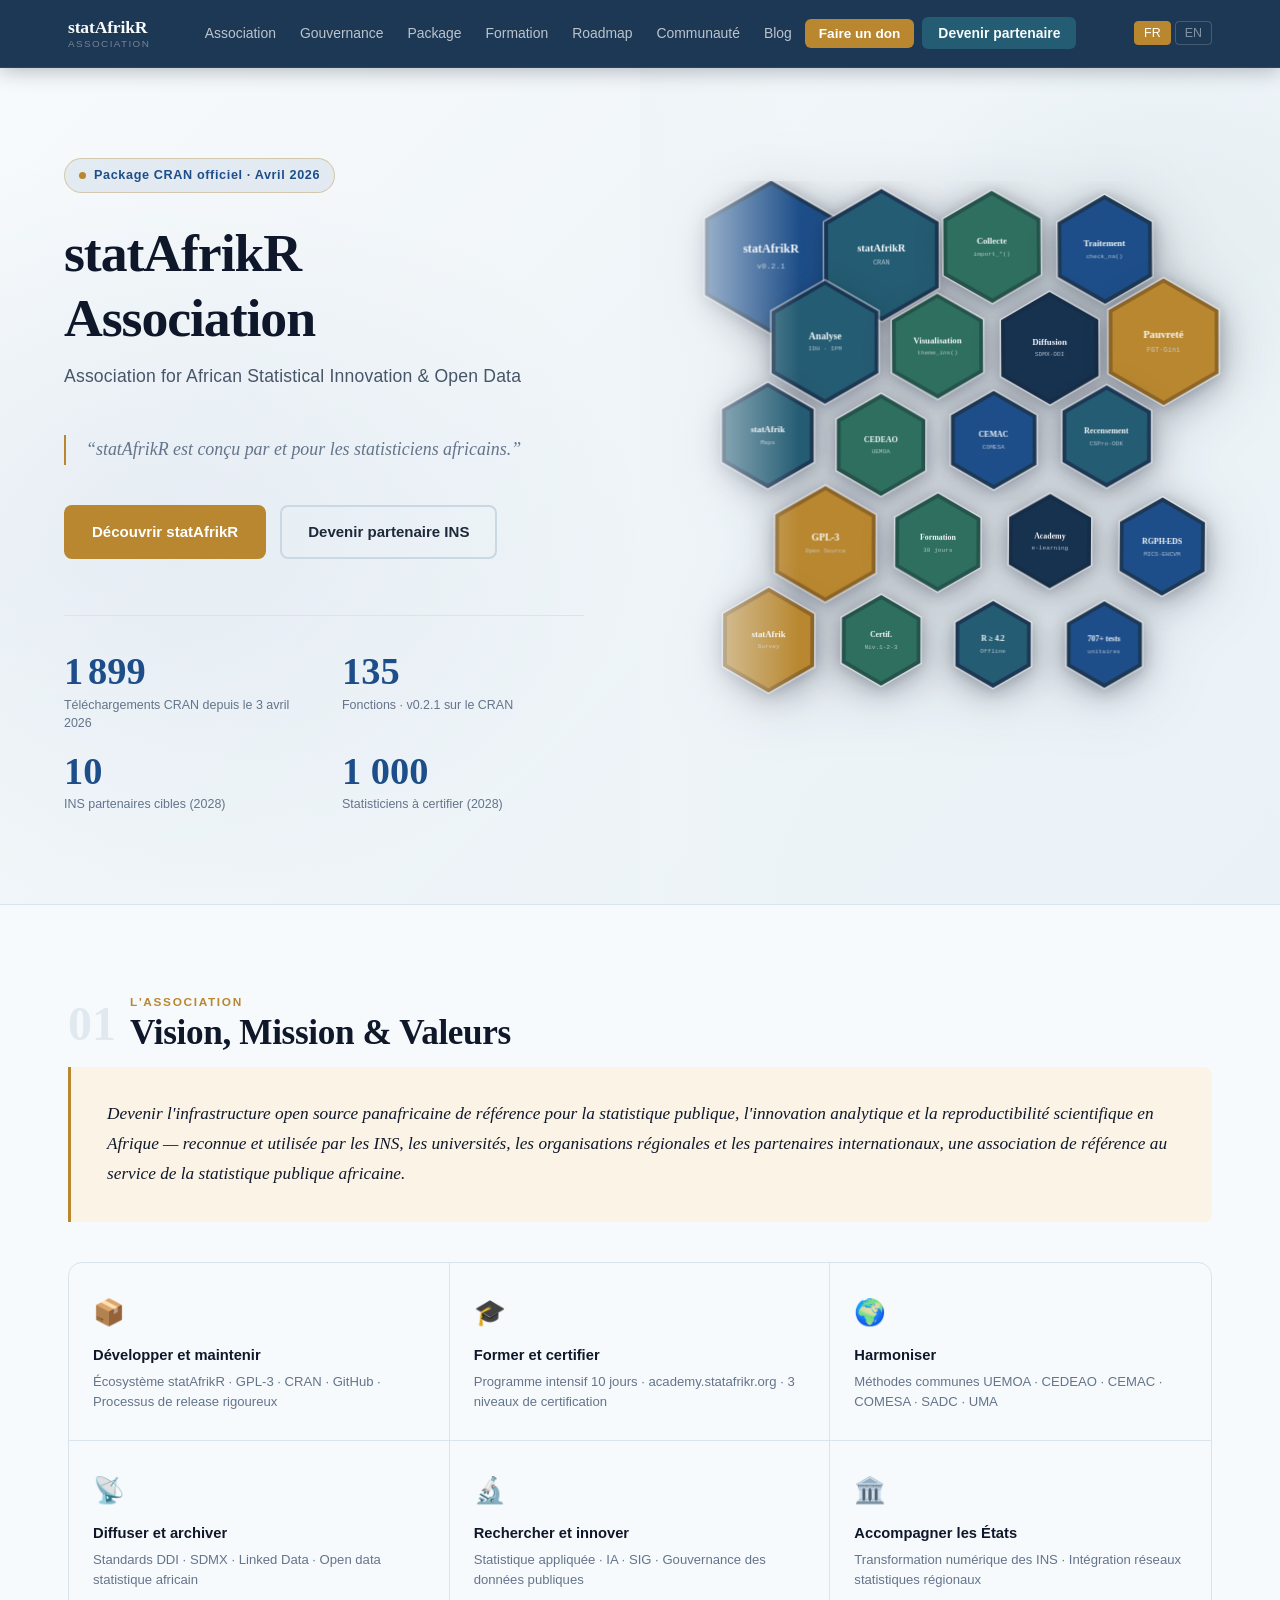
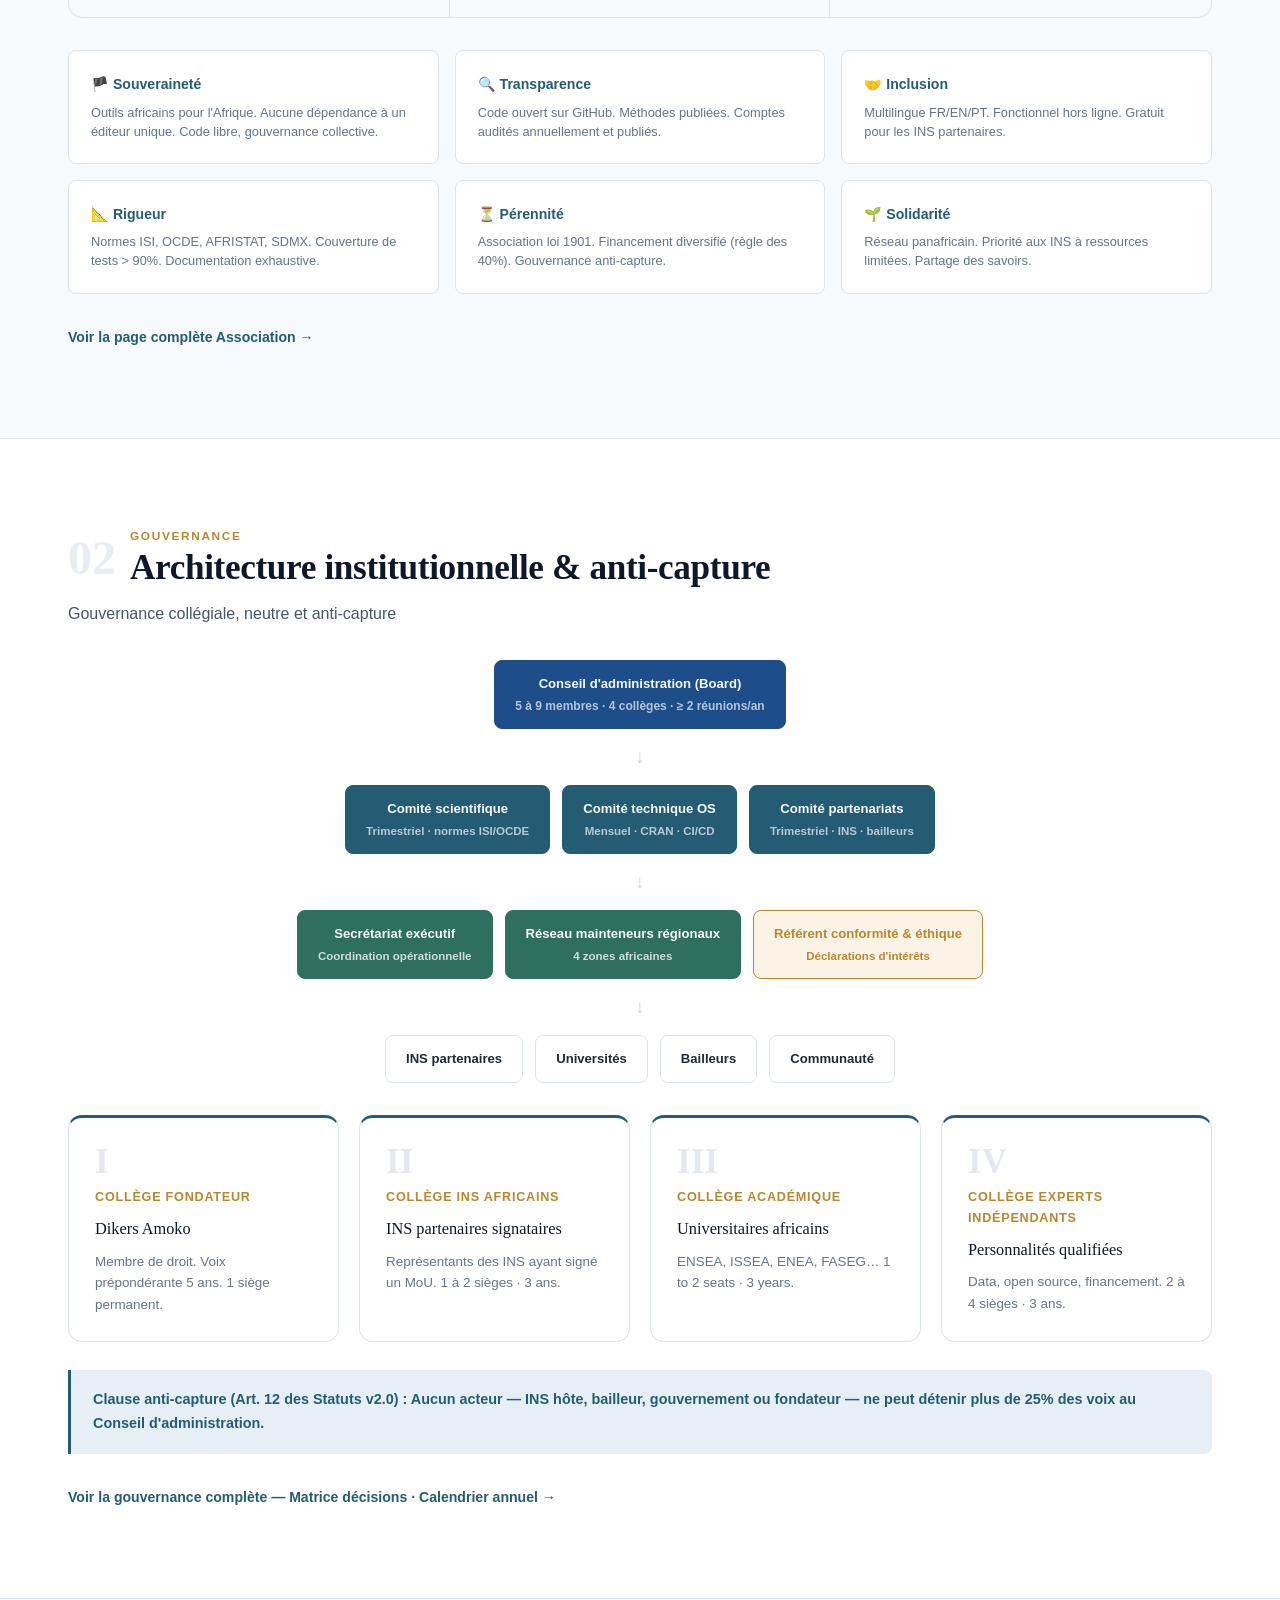
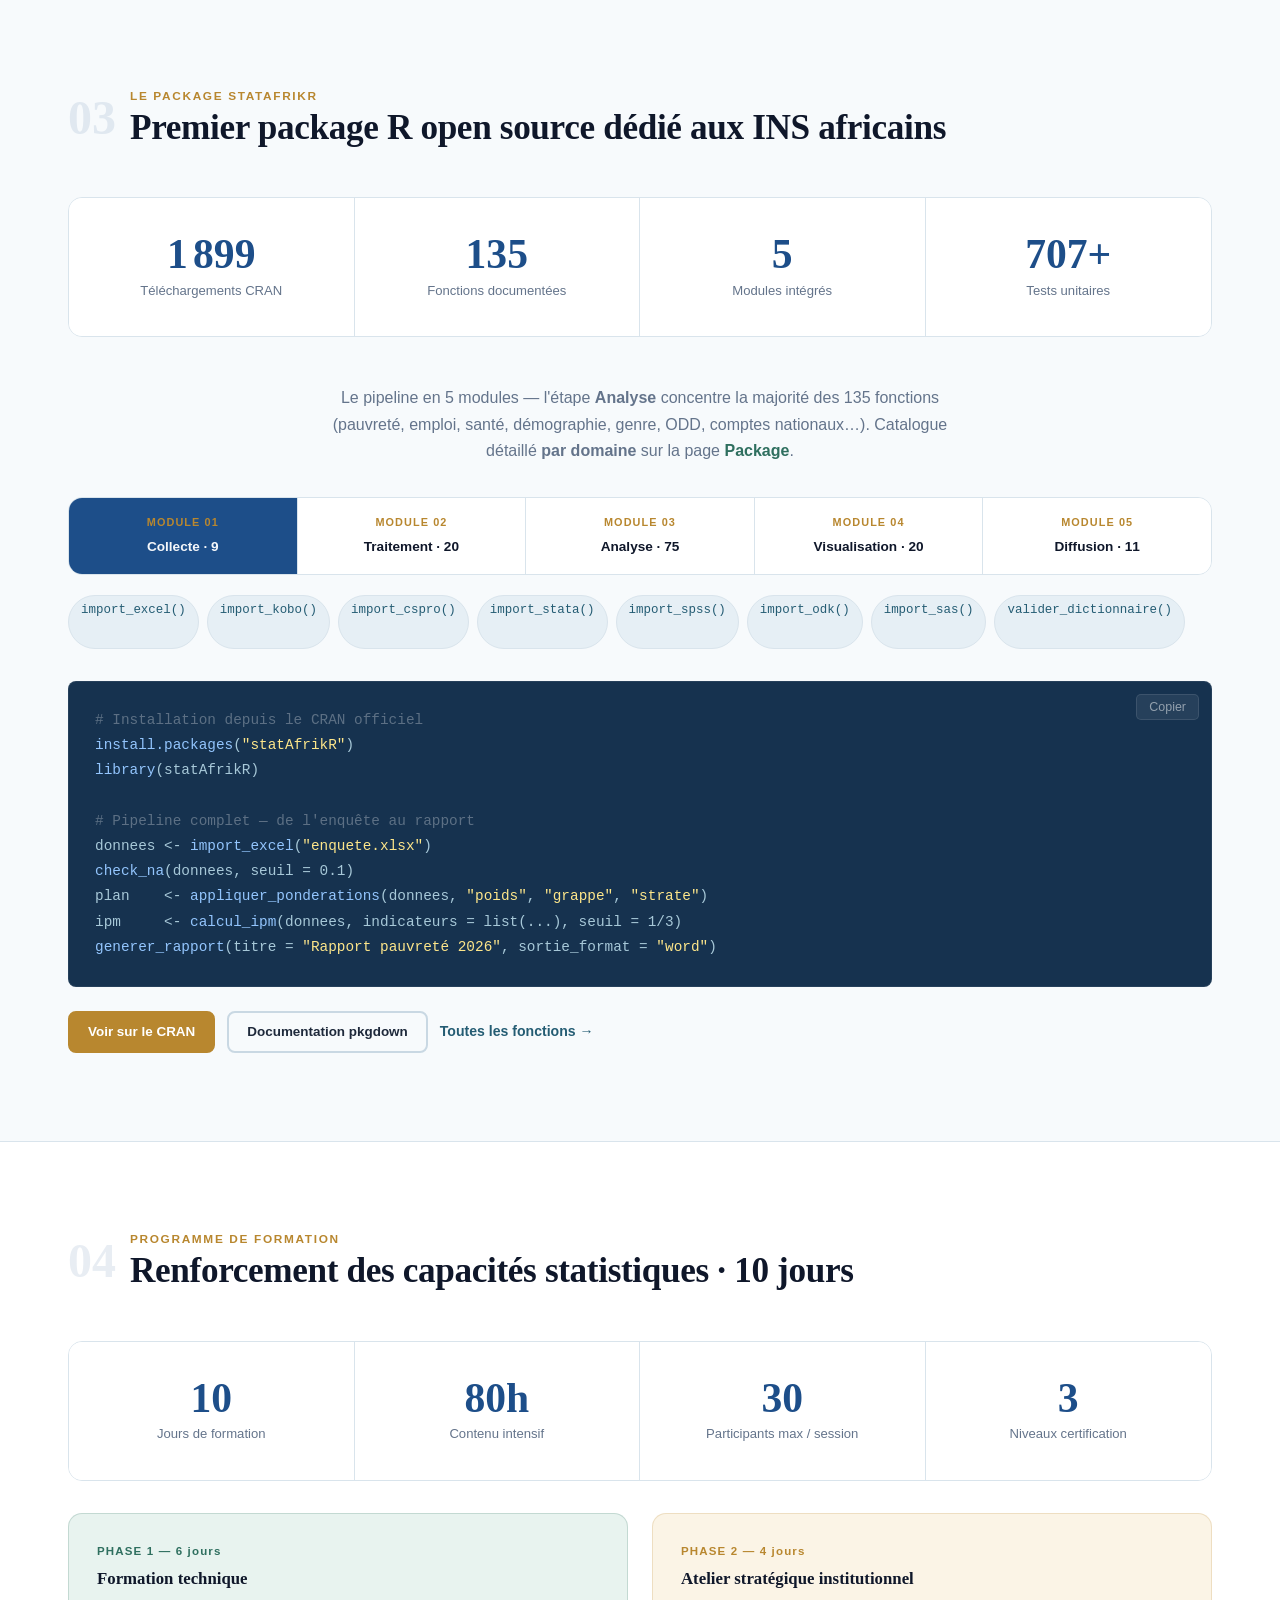
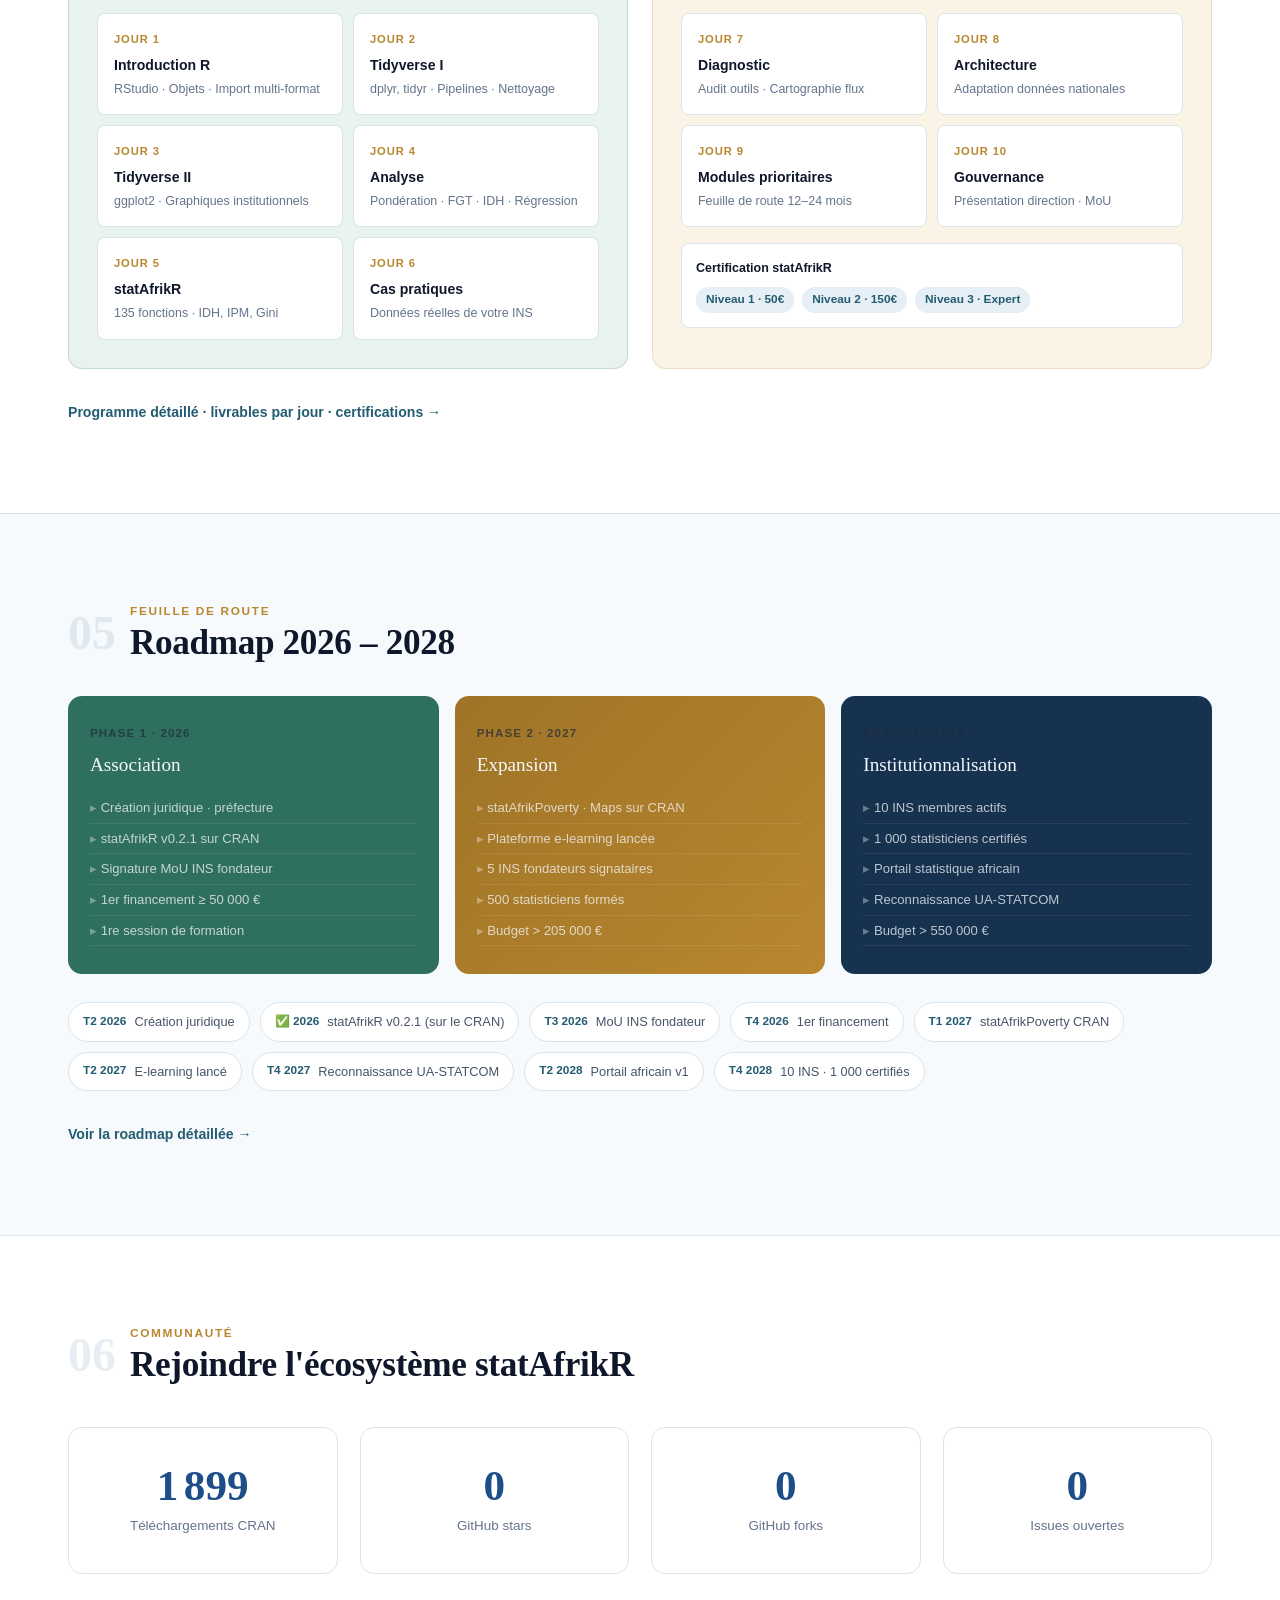
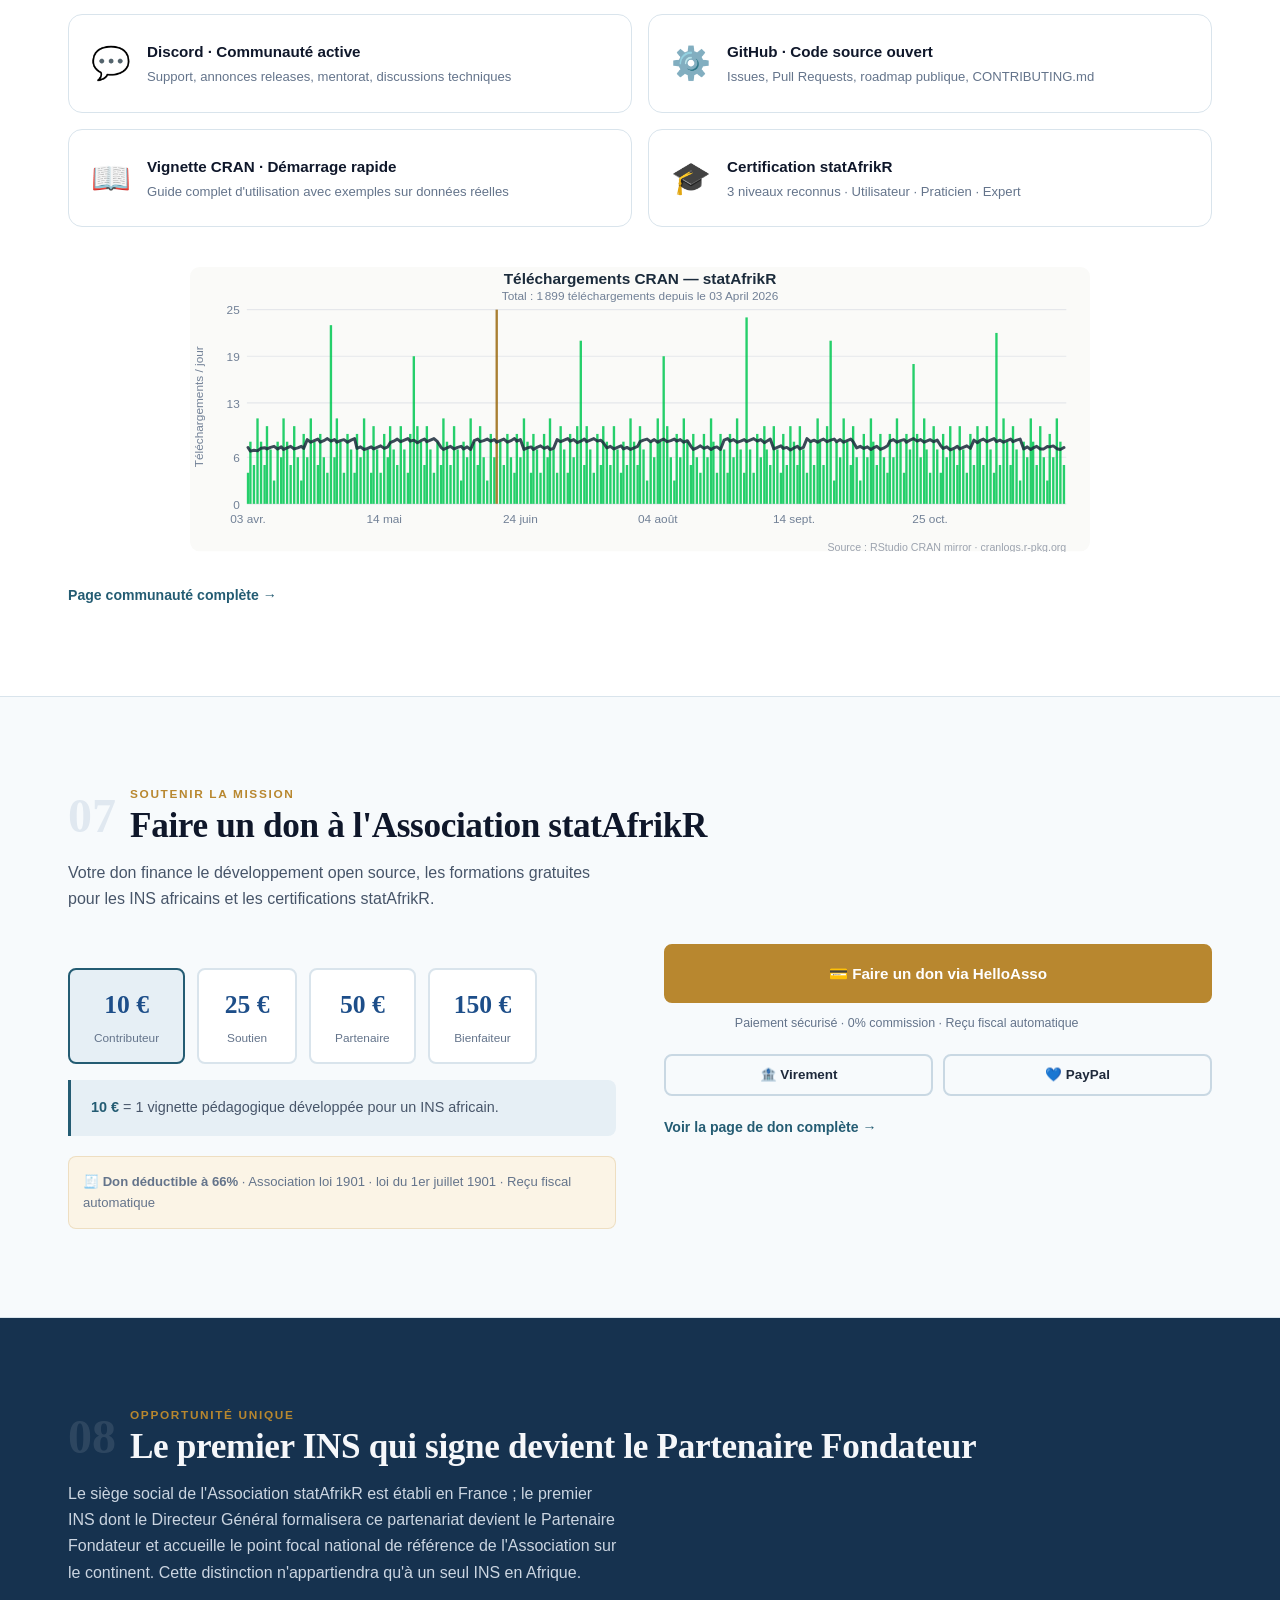
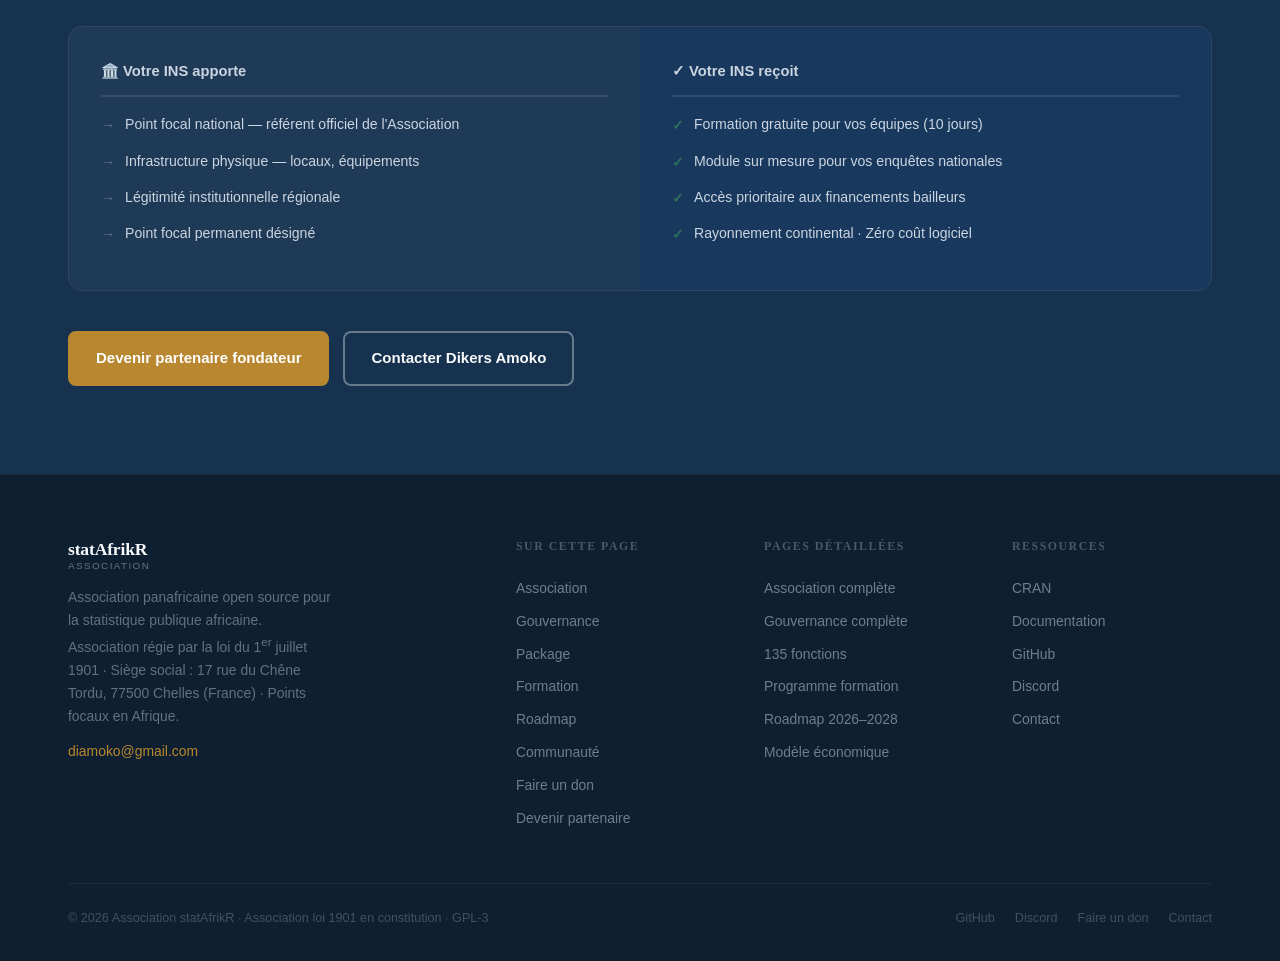
<file: index.html>
<!DOCTYPE html>
<html lang="fr" data-lang="fr">
<head>
  <meta charset="UTF-8"><meta name="viewport" content="width=device-width, initial-scale=1.0">
  <meta name="description" content="Association statAfrikR — Association panafricaine open source pour la statistique publique africaine. Package R CRAN · Gouvernance · Formation · Partenariats INS.">
  <meta property="og:title" content="Association statAfrikR — La statistique africaine open source">
  <meta property="og:description" content="Premier package R open source dédié aux INS africains — 135 fonctions, plus de 1 100 téléchargements sur le CRAN. Association loi 1901.">
  <meta property="og:type" content="website">
  <meta property="og:url" content="https://statafrikr.org">
  <title data-fr="Association statAfrikR — La statistique africaine open source" data-en="Association statAfrikR — African open source statistics">Association statAfrikR — La statistique africaine open source</title>
  <link rel="stylesheet" href="assets/css/main.css">
  <style>
    /* ── Nav scroll indicator ──────────────────────────────── */
    .nav-links a {
      position: relative;
      transition: all 0.22s ease;
    }
    .nav-links a.active {
      color: #fff !important;
      font-weight: 700;
    }
    .nav-links a.active::after {
      content: '';
      position: absolute;
      bottom: -4px; left: 50%; right: 50%;
      height: 2px;
      background: var(--h-gold);
      border-radius: 2px;
      animation: underlineExpand 0.3s ease forwards;
    }
    @keyframes underlineExpand {
      from { left: 50%; right: 50%; }
      to   { left: 8px; right: 8px; }
    }

    /* ── Section anchor offset (nav sticky) ────────────────── */
    .page-section { scroll-margin-top: calc(var(--nav-h) + 8px); }

    /* ── Section mini-header ───────────────────────────────── */
    .s-eyebrow {
      display: flex; align-items: center; gap: 14px;
      margin-bottom: 12px;
    }
    .s-eyebrow-num {
      font-family: var(--font-title);
      font-size: 3rem; font-weight: bold;
      color: rgba(29,78,137,0.10);
      line-height: 1;
    }
    .s-eyebrow-label {
      font-size: 0.74rem; font-weight: 700;
      letter-spacing: 0.14em; text-transform: uppercase;
      color: var(--h-gold);
    }

    /* ── Voir plus link ─────────────────────────────────────── */
    .voir-plus {
      display: inline-flex; align-items: center; gap: 6px;
      font-size: 0.88rem; font-weight: 600;
      color: var(--h-petrol);
      border-bottom: 1px solid transparent;
      transition: all 0.2s;
      margin-top: 32px;
    }
    .voir-plus:hover {
      color: var(--h-gold);
      border-bottom-color: var(--h-gold);
      gap: 10px;
    }

    /* ── Divider ────────────────────────────────────────────── */
    .section-divider {
      border: none; border-top: 1px solid var(--bord-1);
      margin: 0;
    }

    /* ── Mission grid ───────────────────────────────────────── */
    .mission-grid {
      display: grid;
      grid-template-columns: repeat(3, 1fr);
      gap: 0;
      border: 1px solid var(--bord-1);
      border-radius: var(--radius-lg);
      overflow: hidden;
      margin-top: 40px;
    }
    .mission-cell {
      padding: 28px 24px;
      border-right: 1px solid var(--bord-1);
      border-bottom: 1px solid var(--bord-1);
      transition: background 0.2s;
    }
    .mission-cell:hover { background: var(--petrol-bg); }
    .mission-cell:nth-child(3n) { border-right: none; }
    .mission-cell:nth-child(4),
    .mission-cell:nth-child(5),
    .mission-cell:nth-child(6) { border-bottom: none; }
    .mission-icon { font-size: 1.6rem; margin-bottom: 10px; }
    .mission-title { font-size: 0.92rem; font-weight: 700; color: var(--txt-1); margin-bottom: 5px; }
    .mission-text  { font-size: 0.82rem; color: var(--txt-4); line-height: 1.5; }

    /* ── Valeurs grid ───────────────────────────────────────── */
    .valeurs-grid {
      display: grid; grid-template-columns: repeat(3, 1fr); gap: 16px;
      margin-top: 32px;
    }
    .valeur-card {
      padding: 22px; border-radius: var(--radius);
      border: 1px solid var(--bord-1); background: var(--bg-0);
    }
    .valeur-title { font-size: 0.88rem; font-weight: 700; color: var(--h-petrol); margin-bottom: 6px; }
    .valeur-text  { font-size: 0.8rem; color: var(--txt-4); line-height: 1.5; }

    /* ── Org mini ───────────────────────────────────────────── */
    .org-mini {
      display: flex; flex-direction: column; align-items: center;
      gap: 12px; margin: 32px 0;
    }
    .org-row { display: flex; gap: 12px; justify-content: center; flex-wrap: wrap; }
    .org-box {
      padding: 12px 20px; border-radius: var(--radius);
      font-size: 0.82rem; font-weight: 600; text-align: center;
      border: 1px solid;
    }
    .org-box-navy  { background: var(--h-navy);  color: #F5F7FA; border-color: var(--h-navy); }
    .org-box-pet   { background: var(--h-petrol); color: #F5F7FA; border-color: var(--h-petrol); }
    .org-box-green { background: var(--h-green);  color: #F5F7FA; border-color: var(--h-green); }
    .org-box-gold  { background: var(--gold-bg);  color: var(--h-gold); border-color: var(--h-gold); }
    .org-box-light { background: var(--bg-0); color: var(--txt-2); border-color: var(--bord-1); }
    .org-arrow { color: var(--bord-2); font-size: 1.2rem; text-align: center; }

    /* ── Package tab mini ───────────────────────────────────── */
    .pkg-tabs { display: flex; gap: 0; border: 1px solid var(--bord-1); border-radius: var(--radius-lg); overflow: hidden; margin-top: 32px; }
    .pkg-tab { flex: 1; padding: 16px 12px; text-align: center; background: var(--bg-0); border-right: 1px solid var(--bord-1); cursor: pointer; transition: all 0.2s; }
    .pkg-tab:last-child { border-right: none; }
    .pkg-tab.active, .pkg-tab:hover { background: var(--h-navy); }
    .pkg-tab.active .pkg-tab-num, .pkg-tab:hover .pkg-tab-num { color: var(--h-gold); }
    .pkg-tab.active .pkg-tab-name, .pkg-tab:hover .pkg-tab-name { color: #F5F7FA; }
    .pkg-tab-num { font-size: 0.68rem; font-weight: 700; letter-spacing: 0.1em; color: var(--h-gold); margin-bottom: 4px; }
    .pkg-tab-name { font-size: 0.85rem; font-weight: 700; color: var(--txt-1); }
    .pkg-fns { display: flex; flex-wrap: wrap; gap: 8px; margin-top: 20px; }
    .pkg-fn { background: var(--petrol-bg); color: var(--h-petrol); padding: 4px 12px; border-radius: 100px; font-size: 0.78rem; font-family: var(--font-code); border: 1px solid var(--bord-1); }

    /* ── Formation jours ────────────────────────────────────── */
    .jours-grid { display: grid; grid-template-columns: repeat(3, 1fr); gap: 12px; margin-top: 24px; }
    .jour-card { padding: 16px; border-radius: var(--radius); border: 1px solid var(--bord-1); background: var(--bg-0); }
    .jour-num  { font-size: 0.7rem; font-weight: 700; color: var(--h-gold); letter-spacing: 0.08em; margin-bottom: 5px; }
    .jour-title{ font-size: 0.88rem; font-weight: 700; color: var(--txt-1); margin-bottom: 4px; }
    .jour-desc { font-size: 0.78rem; color: var(--txt-4); line-height: 1.4; }

    /* ── Roadmap timeline mini ──────────────────────────────── */
    .rm-phases { display: grid; grid-template-columns: repeat(3, 1fr); gap: 16px; margin-top: 32px; }
    .rm-phase { border-radius: var(--radius-lg); padding: 28px 22px; }
    .rm-phase-year { font-size: 0.72rem; font-weight: 700; letter-spacing: 0.1em; opacity: 0.7; margin-bottom: 6px; }
    .rm-phase-title { font-family: var(--font-title); font-size: 1.2rem; color: #F5F7FA; margin-bottom: 12px; }
    .rm-phase-items { list-style: none; }
    .rm-phase-items li { font-size: 0.82rem; color: rgba(245,247,250,0.75); padding: 4px 0; border-bottom: 1px solid rgba(255,255,255,0.08); }
    .rm-phase-items li::before { content: '▸ '; opacity: 0.5; }

    /* ── Jalons strip ───────────────────────────────────────── */
    .jalons { display: flex; flex-wrap: wrap; gap: 10px; margin-top: 28px; }
    .jalon {
      display: flex; align-items: center; gap: 8px;
      padding: 8px 14px; border-radius: 100px;
      font-size: 0.80rem; border: 1px solid var(--bord-1);
      background: var(--bg-0);
    }
    .jalon-date { font-weight: 700; color: var(--h-petrol); font-size: 0.74rem; }
    .jalon-text { color: var(--txt-3); }

    /* ── Communauté CTA grid ───────────────────────────────── */
    .comm-grid { display: grid; grid-template-columns: repeat(2, 1fr); gap: 16px; margin-top: 32px; }
    .comm-card {
      display: flex; align-items: center; gap: 16px;
      padding: 22px; border-radius: var(--radius-lg);
      border: 1px solid var(--bord-1); background: var(--bg-0);
      text-decoration: none; transition: all 0.22s;
    }
    .comm-card:hover { box-shadow: var(--shadow-lg); transform: translateY(-2px); border-color: var(--bord-2); }
    .comm-icon { font-size: 2rem; flex-shrink: 0; }
    .comm-title { font-weight: 700; color: var(--txt-1); font-size: 0.95rem; }
    .comm-desc  { font-size: 0.82rem; color: var(--txt-4); margin-top: 2px; }

    /* ── Don montants ───────────────────────────────────────── */
    .don-row { display: flex; gap: 12px; flex-wrap: wrap; margin-top: 24px; }
    .don-chip {
      padding: 14px 24px; border-radius: var(--radius);
      border: 2px solid var(--bord-1); background: var(--bg-0);
      cursor: pointer; text-align: center; transition: all 0.2s;
      min-width: 100px;
    }
    .don-chip:hover, .don-chip.sel {
      border-color: var(--h-petrol); background: var(--petrol-bg);
    }
    .don-chip-num   { font-family: var(--font-title); font-size: 1.6rem; font-weight: bold; color: var(--h-navy); }
    .don-chip-label { font-size: 0.74rem; color: var(--txt-4); margin-top: 2px; }

    /* ── Partenariat split ──────────────────────────────────── */
    .part-split {
      display: grid; grid-template-columns: 1fr 1fr; gap: 0;
      border: 1px solid var(--bord-1); border-radius: var(--radius-lg);
      overflow: hidden; margin-top: 32px;
    }
    .part-col { padding: 32px; }
    .part-col-title { font-weight: 700; font-size: 0.92rem; margin-bottom: 16px; padding-bottom: 12px; border-bottom: 2px solid var(--bord-1); }
    .part-item { display: flex; gap: 10px; margin-bottom: 12px; font-size: 0.88rem; color: var(--txt-3); align-items: flex-start; }
    .part-item::before { flex-shrink: 0; margin-top: 1px; }
    .part-apporte .part-item::before { content: '→'; color: var(--txt-4); }
    .part-recoit  .part-item::before { content: '✓'; color: var(--h-green); font-weight: 700; }

    /* Responsive landing ────────────────────────────────────── */
    @media (max-width: 900px) {
      .mission-grid { grid-template-columns: 1fr; }
      .mission-cell { border-right: none; }
      .valeurs-grid { grid-template-columns: 1fr 1fr; }
      .jours-grid   { grid-template-columns: 1fr 1fr; }
      .rm-phases    { grid-template-columns: 1fr; }
      .comm-grid    { grid-template-columns: 1fr; }
      .part-split   { grid-template-columns: 1fr; }
      .pkg-tabs     { flex-wrap: wrap; }
      .pkg-tab      { border-bottom: 1px solid var(--bord-1); }
    }
    @media (max-width: 600px) {
      .valeurs-grid { grid-template-columns: 1fr; }
      .jours-grid   { grid-template-columns: 1fr; }
      .s-eyebrow-num { font-size: 2rem; }
    }
  </style>
</head>
<body>

<!-- ═══════════════════════════════════════════════════════════
     NAVIGATION
═══════════════════════════════════════════════════════════════ -->
<nav class="nav" role="navigation" aria-label="Navigation principale">
  <div class="nav-inner">
    <a href="#hero" class="nav-logo" aria-label="Accueil Association statAfrikR">
      <div class="nav-logo-text">
        <span class="nav-logo-name">statAfrikR</span>
        <span class="nav-logo-sub">Association</span>
      </div>
    </a>
    <ul class="nav-links" role="list">
      <li><a href="#association"   data-section="association" data-i18n="nav.association">Association</a></li>
      <li><a href="#gouvernance" data-section="gouvernance" data-i18n="nav.gouvernance">Gouvernance</a></li>
      <li><a href="#package"     data-section="package" data-i18n="nav.package">Package</a></li>
      <li><a href="#formation"   data-section="formation" data-i18n="nav.formation">Formation</a></li>
      <li><a href="#roadmap"     data-section="roadmap" data-i18n="nav.roadmap">Roadmap</a></li>
      <li><a href="#communaute"  data-section="communaute" data-i18n="nav.communaute">Communauté</a></li>
      <li><a href="blog.html">Blog</a></li>
      <li><a href="#don"         class="nav-don" data-section="don">Faire un don</a></li>
      <li><a href="#partenariat" class="nav-cta" data-section="partenariat">Devenir partenaire</a></li>
    </ul>
    <div class="nav-lang">
      <button class="lang-btn" data-lang="fr" aria-label="Français">FR</button>
      <button class="lang-btn" data-lang="en" aria-label="English">EN</button>
    </div>
    <button class="nav-toggle" aria-label="Menu" aria-expanded="false">☰</button>
  </div>
</nav>

<main>

<!-- ═══════════════════════════════════════════════════════════
     HERO
═══════════════════════════════════════════════════════════════ -->
<header class="hero" id="hero" role="banner">
  <div class="hero-inner">
    <div class="hero-content">
      <div class="hero-badge" data-i18n="hero.badge">Package CRAN officiel · Avril 2026</div>
      <h1>statAfrikR<br>Association</h1>
      <p class="hero-sub" data-i18n="hero.sub">Association for African Statistical Innovation &amp; Open Data</p>
      <blockquote class="hero-quote" lang="fr">
        &ldquo;statAfrikR est conçu par et pour les statisticiens africains.&rdquo;
      </blockquote><blockquote class="hero-quote" lang="en">
        &ldquo;statAfrikR is designed by and for African statisticians.&rdquo;
      </blockquote>
      <div class="hero-actions">
        <a href="#package" class="btn btn-primary" data-i18n="hero.btn1">Découvrir statAfrikR</a>
        <a href="#partenariat" class="btn btn-outline" data-i18n="hero.btn2">Devenir partenaire INS</a>
      </div>
      <div class="hero-stats">
        <div>
          <div class="hero-stat-num" id="cran-total">...</div>
          <div class="hero-stat-label" data-i18n="hero.stat1l">Téléchargements CRAN depuis le 3 avril 2026</div>
        </div>
        <div>
          <div class="hero-stat-num">135</div>
          <div class="hero-stat-label" data-i18n="hero.stat2l">Fonctions · v0.2.1 sur le CRAN</div>
        </div>
        <div>
          <div class="hero-stat-num">10</div>
          <div class="hero-stat-label" data-i18n="hero.stat3l">INS partenaires cibles (2028)</div>
        </div>
        <div>
          <div class="hero-stat-num">1 000</div>
          <div class="hero-stat-label" data-i18n="hero.stat4l">Statisticiens à certifier (2028)</div>
        </div>
      </div>
    </div>
    <div class="hero-hex-wall" aria-hidden="true">
      <img src="assets/img/hero-hexes.svg" id="hex-svg" alt="Écosystème R statAfrikR" loading="eager">
    </div>
  </div>
</header>

<hr class="section-divider">

<!-- ═══════════════════════════════════════════════════════════
     01 — ASSOCIATION
═══════════════════════════════════════════════════════════════ -->
<section id="association" class="page-section" aria-labelledby="association-title">
  <div class="container">
    <div class="s-eyebrow">
      <span class="s-eyebrow-num">01</span>
      <div>
        <div class="s-eyebrow-label" data-i18n="label.association">L'Association</div>
        <h2 id="association-title" data-i18n="title.association">Vision, Mission &amp; Valeurs</h2>
      </div>
    </div>

    <div class="box-vision fade-in">
      Devenir l'infrastructure open source panafricaine de référence pour la statistique publique,
      l'innovation analytique et la reproductibilité scientifique en Afrique — reconnue et utilisée
      par les INS, les universités, les organisations régionales et les partenaires internationaux,
      une association de référence au service de la statistique publique africaine.
    </div>

    <div class="mission-grid fade-in">
      <div class="mission-cell">
        <div class="mission-icon">📦</div>
        <div class="mission-title" data-i18n="mission.1.title">Développer et maintenir</div>
        <div class="mission-text" data-i18n="mission.1.text">Écosystème statAfrikR · GPL-3 · CRAN · GitHub · Processus de release rigoureux</div>
      </div>
      <div class="mission-cell">
        <div class="mission-icon">🎓</div>
        <div class="mission-title" data-i18n="mission.2.title">Former et certifier</div>
        <div class="mission-text" data-i18n="mission.2.text">Programme intensif 10 jours · academy.statafrikr.org · 3 niveaux de certification</div>
      </div>
      <div class="mission-cell">
        <div class="mission-icon">🌍</div>
        <div class="mission-title" data-i18n="mission.3.title">Harmoniser</div>
        <div class="mission-text" data-i18n="mission.3.text">Méthodes communes UEMOA · CEDEAO · CEMAC · COMESA · SADC · UMA</div>
      </div>
      <div class="mission-cell">
        <div class="mission-icon">📡</div>
        <div class="mission-title" data-i18n="mission.4.title">Diffuser et archiver</div>
        <div class="mission-text" data-i18n="mission.4.text">Standards DDI · SDMX · Linked Data · Open data statistique africain</div>
      </div>
      <div class="mission-cell">
        <div class="mission-icon">🔬</div>
        <div class="mission-title" data-i18n="mission.5.title">Rechercher et innover</div>
        <div class="mission-text" data-i18n="mission.5.text">Statistique appliquée · IA · SIG · Gouvernance des données publiques</div>
      </div>
      <div class="mission-cell">
        <div class="mission-icon">🏛️</div>
        <div class="mission-title" data-i18n="mission.6.title">Accompagner les États</div>
        <div class="mission-text" data-i18n="mission.6.text">Transformation numérique des INS · Intégration réseaux statistiques régionaux</div>
      </div>
    </div>

    <div class="valeurs-grid fade-in">
      <div class="valeur-card"><div class="valeur-title" data-i18n="valeur.1.title">🏴 Souveraineté</div><div class="valeur-text" lang="fr">Outils africains pour l'Afrique. Aucune dépendance à un éditeur unique. Code libre, gouvernance collective.</div><div class="valeur-text" lang="en">African tools for Africa. No dependence on a single vendor. Free code, collective governance.</div></div>
      <div class="valeur-card"><div class="valeur-title" data-i18n="valeur.2.title">🔍 Transparence</div><div class="valeur-text" lang="fr">Code ouvert sur GitHub. Méthodes publiées. Comptes audités annuellement et publiés.</div><div class="valeur-text" lang="en">Code open on GitHub. Published methods. Annually audited and published accounts.</div></div>
      <div class="valeur-card"><div class="valeur-title" data-i18n="valeur.3.title">🤝 Inclusion</div><div class="valeur-text" lang="fr">Multilingue FR/EN/PT. Fonctionnel hors ligne. Gratuit pour les INS partenaires.</div><div class="valeur-text" lang="en">Multilingual FR/EN/PT. Works offline. Free for partner NSOs.</div></div>
      <div class="valeur-card"><div class="valeur-title" data-i18n="valeur.4.title">📐 Rigueur</div><div class="valeur-text" lang="fr">Normes ISI, OCDE, AFRISTAT, SDMX. Couverture de tests &gt; 90%. Documentation exhaustive.</div><div class="valeur-text" lang="en">ISI, OECD, AFRISTAT, SDMX standards. Test coverage > 90%. Comprehensive documentation.</div></div>
      <div class="valeur-card"><div class="valeur-title" data-i18n="valeur.5.title">⏳ Pérennité</div><div class="valeur-text" lang="fr">Association loi 1901. Financement diversifié (règle des 40%). Gouvernance anti-capture.</div><div class="valeur-text" lang="en">Non-profit association. Diversified funding (40% rule). Anti-capture governance.</div></div>
      <div class="valeur-card"><div class="valeur-title" data-i18n="valeur.6.title">🌱 Solidarité</div><div class="valeur-text" lang="fr">Réseau panafricain. Priorité aux INS à ressources limitées. Partage des savoirs.</div><div class="valeur-text" lang="en">Pan-African network. Priority to resource-limited NSOs. Knowledge sharing.</div></div>
    </div>

    <a href="association.html" class="voir-plus" data-i18n="voir.association">Voir la page complète Association →</a>
  </div>
</section>

<hr class="section-divider">

<!-- ═══════════════════════════════════════════════════════════
     02 — GOUVERNANCE
═══════════════════════════════════════════════════════════════ -->
<section id="gouvernance" class="page-section" style="background:var(--bg-0);" aria-labelledby="gouv-title">
  <div class="container">
    <div class="s-eyebrow">
      <span class="s-eyebrow-num">02</span>
      <div>
        <div class="s-eyebrow-label" data-i18n="label.gouvernance">Gouvernance</div>
        <h2 id="gouv-title" data-i18n="title.gouvernance">Architecture institutionnelle &amp; anti-capture</h2>
      </div>
    </div>
    <p class="fade-in" lang="fr" style="max-width:65ch;margin-bottom:8px;">Gouvernance collégiale, neutre et anti-capture</p><p class="fade-in" lang="en" style="max-width:65ch;margin-bottom:8px;">Collegial, neutral and anti-capture governance — serving African public statistics. No single actor holds more than <strong>25% of votes</strong>.</p>

    <div class="org-mini fade-in">
      <div class="org-row">
        <div class="org-box org-box-navy" style="min-width:260px;">
          Conseil d'administration (Board)<br>
          <small style="opacity:0.7;font-size:0.75rem;">5 à 9 membres · 4 collèges · ≥ 2 réunions/an</small>
        </div>
      </div>
      <div class="org-arrow">↓</div>
      <div class="org-row">
        <div class="org-box org-box-pet">Comité scientifique<br><small style="opacity:0.7;font-size:0.72rem;">Trimestriel · normes ISI/OCDE</small></div>
        <div class="org-box org-box-pet">Comité technique OS<br><small style="opacity:0.7;font-size:0.72rem;">Mensuel · CRAN · CI/CD</small></div>
        <div class="org-box org-box-pet">Comité partenariats<br><small style="opacity:0.7;font-size:0.72rem;">Trimestriel · INS · bailleurs</small></div>
      </div>
      <div class="org-arrow">↓</div>
      <div class="org-row">
        <div class="org-box org-box-green">Secrétariat exécutif<br><small style="opacity:0.8;font-size:0.72rem;">Coordination opérationnelle</small></div>
        <div class="org-box org-box-green">Réseau mainteneurs régionaux<br><small style="opacity:0.8;font-size:0.72rem;">4 zones africaines</small></div>
        <div class="org-box org-box-gold">Référent conformité &amp; éthique<br><small style="font-size:0.72rem;">Déclarations d'intérêts</small></div>
      </div>
      <div class="org-arrow">↓</div>
      <div class="org-row">
        <div class="org-box org-box-light">INS partenaires</div>
        <div class="org-box org-box-light">Universités</div>
        <div class="org-box org-box-light">Bailleurs</div>
        <div class="org-box org-box-light">Communauté</div>
      </div>
    </div>

    <div class="college-grid fade-in" style="margin-top:32px;">
      <div class="college-card">
        <div class="college-num">I</div>
        <div class="college-title" data-i18n="college.1.title">Collège fondateur</div>
        <div class="college-name" data-i18n="college.1.name">Dikers Amoko</div>
        <p class="college-desc" lang="fr">Membre de droit. Voix prépondérante 5 ans. 1 siège permanent.</p><p class="college-desc" lang="en">Ex-officio member. Casting vote for 5 years. 1 permanent seat.</p>
      </div>
      <div class="college-card">
        <div class="college-num">II</div>
        <div class="college-title" data-i18n="college.2.title">Collège INS africains</div>
        <div class="college-name" data-i18n="college.2.name">INS partenaires signataires</div>
        <p class="college-desc" lang="fr">Représentants des INS ayant signé un MoU. 1 à 2 sièges · 3 ans.</p><p class="college-desc" lang="en">Representatives of NSOs having signed a MoU. 1 to 2 seats · 3 years.</p>
      </div>
      <div class="college-card">
        <div class="college-num">III</div>
        <div class="college-title" data-i18n="college.3.title">Collège académique</div>
        <div class="college-name" data-i18n="college.3.name">Universitaires africains</div>
        <p class="college-desc" lang="fr">ENSEA, ISSEA, ENEA, FASEG… 1 to 2 seats · 3 years.</p><p class="college-desc" lang="en">ENSEA, ISSEA, ENEA, FASEG… 1 to 2 seats · 3 years.</p>
      </div>
      <div class="college-card">
        <div class="college-num">IV</div>
        <div class="college-title" data-i18n="college.4.title">Collège experts indépendants</div>
        <div class="college-name" data-i18n="college.4.name">Personnalités qualifiées</div>
        <p class="college-desc" lang="fr">Data, open source, financement. 2 à 4 sièges · 3 ans.</p><p class="college-desc" lang="en">Data, open source, funding. 2 to 4 seats · 3 years.</p>
      </div>
    </div>

    <div class="anticapture-note fade-in" lang="fr">
      <strong>Clause anti-capture (Art. 12 des Statuts v2.0) :</strong> Aucun acteur — INS hôte, bailleur, gouvernement ou fondateur — ne peut détenir plus de 25% des voix au Conseil d'administration.
    </div>

    <a href="gouvernance.html" class="voir-plus" data-i18n="voir.gouvernance">Voir la gouvernance complète — Matrice décisions · Calendrier annuel →</a>
  </div>
</section>

<hr class="section-divider">

<!-- ═══════════════════════════════════════════════════════════
     03 — PACKAGE
═══════════════════════════════════════════════════════════════ -->
<section id="package" class="page-section" aria-labelledby="pkg-title">
  <div class="container">
    <div class="s-eyebrow">
      <span class="s-eyebrow-num">03</span>
      <div>
        <div class="s-eyebrow-label" data-i18n="label.package">Le package statAfrikR</div>
        <h2 id="pkg-title" data-i18n="title.package">Premier package R open source dédié aux INS africains</h2>
      </div>
    </div>

    <div class="kpi-row fade-in">
      <div class="kpi-item"><div class="kpi-num cran-total-val">1 220</div><div class="kpi-label" data-i18n="pkg.kpi.1">Téléchargements CRAN</div></div>
      <div class="kpi-item"><div class="kpi-num">135</div><div class="kpi-label" data-i18n="pkg.kpi.2">Fonctions documentées</div></div>
      <div class="kpi-item"><div class="kpi-num">5</div><div class="kpi-label" data-i18n="pkg.kpi.3">Modules intégrés</div></div>
      <div class="kpi-item"><div class="kpi-num">707+</div><div class="kpi-label" data-i18n="pkg.kpi.4">Tests unitaires</div></div>
    </div>

    <p class="section-sub text-center fade-in" style="margin:0 auto 22px;max-width:74ch;">Le pipeline en 5 modules — l'étape <strong>Analyse</strong> concentre la majorité des 135 fonctions (pauvreté, emploi, santé, démographie, genre, ODD, comptes nationaux…). Catalogue détaillé <strong>par domaine</strong> sur la page <a href="package.html" style="color:var(--h-green);font-weight:700;">Package</a>.</p>

    <div class="pkg-tabs fade-in" role="tablist" id="pkg-tablist">
      <div class="pkg-tab active" role="tab" data-tab="0">
        <div class="pkg-tab-num">MODULE 01</div>
        <div class="pkg-tab-name">Collecte · 9</div>
      </div>
      <div class="pkg-tab" role="tab" data-tab="1">
        <div class="pkg-tab-num">MODULE 02</div>
        <div class="pkg-tab-name">Traitement · 20</div>
      </div>
      <div class="pkg-tab" role="tab" data-tab="2">
        <div class="pkg-tab-num">MODULE 03</div>
        <div class="pkg-tab-name">Analyse · 75</div>
      </div>
      <div class="pkg-tab" role="tab" data-tab="3">
        <div class="pkg-tab-num">MODULE 04</div>
        <div class="pkg-tab-name">Visualisation · 20</div>
      </div>
      <div class="pkg-tab" role="tab" data-tab="4">
        <div class="pkg-tab-num">MODULE 05</div>
        <div class="pkg-tab-name">Diffusion · 11</div>
      </div>
    </div>

    <div id="pkg-panel" class="pkg-fns fade-in" style="min-height:54px;">
      <span class="pkg-fn">import_excel()</span>
      <span class="pkg-fn">import_kobo()</span>
      <span class="pkg-fn">import_cspro()</span>
      <span class="pkg-fn">import_stata()</span>
      <span class="pkg-fn">import_spss()</span>
      <span class="pkg-fn">import_odk()</span>
      <span class="pkg-fn">import_sas()</span>
      <span class="pkg-fn">valider_dictionnaire()</span>
    </div>

    <div class="code-block fade-in" style="margin-top:32px;">
      <button class="copy-btn" aria-label="Copier">Copier</button>
      <pre><span class="code-comment"># Installation depuis le CRAN officiel</span>
<span class="code-fn">install.packages</span>(<span class="code-str">"statAfrikR"</span>)
<span class="code-fn">library</span>(statAfrikR)

<span class="code-comment"># Pipeline complet — de l'enquête au rapport</span>
donnees &lt;- <span class="code-fn">import_excel</span>(<span class="code-str">"enquete.xlsx"</span>)
<span class="code-fn">check_na</span>(donnees, seuil = 0.1)
plan    &lt;- <span class="code-fn">appliquer_ponderations</span>(donnees, <span class="code-str">"poids"</span>, <span class="code-str">"grappe"</span>, <span class="code-str">"strate"</span>)
ipm     &lt;- <span class="code-fn">calcul_ipm</span>(donnees, indicateurs = list(...), seuil = 1/3)
<span class="code-fn">generer_rapport</span>(titre = <span class="code-str">"Rapport pauvreté 2026"</span>, sortie_format = <span class="code-str">"word"</span>)</pre>
    </div>

    <div style="display:flex;gap:12px;flex-wrap:wrap;margin-top:16px;">
      <a href="https://cran.r-project.org/web/packages/statAfrikR/index.html" target="_blank" rel="noopener" class="btn btn-primary btn-sm">Voir sur le CRAN</a>
      <a href="https://damoko2004.github.io/statAfrikR/" target="_blank" rel="noopener" class="btn btn-outline btn-sm">Documentation pkgdown</a>
      <a href="package.html" class="voir-plus" data-i18n="voir.pkg" style="margin-top:0;align-self:center;">Toutes les fonctions →</a>
    </div>
  </div>
</section>

<hr class="section-divider">

<!-- ═══════════════════════════════════════════════════════════
     04 — FORMATION
═══════════════════════════════════════════════════════════════ -->
<section id="formation" class="page-section" style="background:var(--bg-0);" aria-labelledby="form-title">
  <div class="container">
    <div class="s-eyebrow">
      <span class="s-eyebrow-num">04</span>
      <div>
        <div class="s-eyebrow-label" data-i18n="label.formation">Programme de formation</div>
        <h2 id="form-title" data-i18n="title.formation">Renforcement des capacités statistiques · 10 jours</h2>
      </div>
    </div>

    <div class="kpi-row fade-in" style="margin-bottom:32px;">
      <div class="kpi-item"><div class="kpi-num">10</div><div class="kpi-label" data-i18n="form.kpi.1">Jours de formation</div></div>
      <div class="kpi-item"><div class="kpi-num">80h</div><div class="kpi-label" data-i18n="form.kpi.2">Contenu intensif</div></div>
      <div class="kpi-item"><div class="kpi-num">30</div><div class="kpi-label" data-i18n="form.kpi.3">Participants max / session</div></div>
      <div class="kpi-item"><div class="kpi-num">3</div><div class="kpi-label" data-i18n="form.kpi.4">Niveaux certification</div></div>
    </div>

    <div style="display:grid;grid-template-columns:1fr 1fr;gap:24px;" class="fade-in">
      <!-- Phase 1 -->
      <div style="border-radius:var(--radius-lg);background:var(--green-bg);padding:28px;border:1px solid rgba(47,111,95,0.20);">
        <div style="font-size:0.72rem;font-weight:700;color:var(--h-green);letter-spacing:0.1em;margin-bottom:8px;">PHASE 1 — 6 jours</div>
        <h3 style="color:var(--txt-1);font-size:1.05rem;margin-bottom:16px;">Formation technique</h3>
        <div class="jours-grid" style="grid-template-columns:1fr 1fr;gap:10px;">
          <div class="jour-card"><div class="jour-num">JOUR 1</div><div class="jour-title" data-i18n="form.j1.t">Introduction R</div><div class="jour-desc" lang="fr">RStudio · Objets · Import multi-format</div><div class="jour-desc" lang="en">RStudio · Objects · Multi-format import</div></div>
          <div class="jour-card"><div class="jour-num">JOUR 2</div><div class="jour-title" data-i18n="form.j2.t">Tidyverse I</div><div class="jour-desc" lang="fr">dplyr, tidyr · Pipelines · Nettoyage</div><div class="jour-desc" lang="en">dplyr, tidyr · Pipelines · Cleaning</div></div>
          <div class="jour-card"><div class="jour-num">JOUR 3</div><div class="jour-title" data-i18n="form.j3.t">Tidyverse II</div><div class="jour-desc" lang="fr">ggplot2 · Graphiques institutionnels</div><div class="jour-desc" lang="en">ggplot2 · Institutional charts</div></div>
          <div class="jour-card"><div class="jour-num">JOUR 4</div><div class="jour-title" data-i18n="form.j4.t">Analyse</div><div class="jour-desc" lang="fr">Pondération · FGT · IDH · Régression</div><div class="jour-desc" lang="en">Weighting · FGT · HDI · Regression</div></div>
          <div class="jour-card"><div class="jour-num">JOUR 5</div><div class="jour-title" data-i18n="form.j5.t">statAfrikR</div><div class="jour-desc" lang="fr">135 fonctions · IDH, IPM, Gini</div><div class="jour-desc" lang="en">100+ functions · HDI, MPI, Gini</div></div>
          <div class="jour-card"><div class="jour-num">JOUR 6</div><div class="jour-title" data-i18n="form.j6.t">Cas pratiques</div><div class="jour-desc" lang="fr">Données réelles de votre INS</div><div class="jour-desc" lang="en">Your NSO's real data</div></div>
        </div>
      </div>
      <!-- Phase 2 -->
      <div style="border-radius:var(--radius-lg);background:var(--gold-bg);padding:28px;border:1px solid rgba(184,135,47,0.20);">
        <div style="font-size:0.72rem;font-weight:700;color:var(--h-gold);letter-spacing:0.1em;margin-bottom:8px;">PHASE 2 — 4 jours</div>
        <h3 style="color:var(--txt-1);font-size:1.05rem;margin-bottom:16px;">Atelier stratégique institutionnel</h3>
        <div class="jours-grid" style="grid-template-columns:1fr 1fr;gap:10px;">
          <div class="jour-card"><div class="jour-num">JOUR 7</div><div class="jour-title" data-i18n="form.j7.t">Diagnostic</div><div class="jour-desc" lang="fr">Audit outils · Cartographie flux</div><div class="jour-desc" lang="en">Tool audit · Workflow mapping</div></div>
          <div class="jour-card"><div class="jour-num">JOUR 8</div><div class="jour-title" data-i18n="form.j8.t">Architecture</div><div class="jour-desc" lang="fr">Adaptation données nationales</div><div class="jour-desc" lang="en">National data adaptation</div></div>
          <div class="jour-card"><div class="jour-num">JOUR 9</div><div class="jour-title" data-i18n="form.j9.t">Modules prioritaires</div><div class="jour-desc" lang="fr">Feuille de route 12–24 mois</div><div class="jour-desc" lang="en">12–24 month roadmap</div></div>
          <div class="jour-card"><div class="jour-num">JOUR 10</div><div class="jour-title" data-i18n="form.j10.t">Gouvernance</div><div class="jour-desc" lang="fr">Présentation direction · MoU</div><div class="jour-desc" lang="en">Management presentation · MoU</div></div>
        </div>
        <div style="margin-top:16px;padding:14px;background:var(--bg-0);border-radius:var(--radius);border:1px solid var(--bord-1);">
          <div style="font-size:0.78rem;font-weight:700;color:var(--txt-1);margin-bottom:8px;">Certification statAfrikR</div>
          <div style="display:flex;gap:8px;flex-wrap:wrap;">
            <span style="background:var(--petrol-bg);color:var(--h-petrol);padding:3px 10px;border-radius:100px;font-size:0.74rem;font-weight:700;">Niveau 1 · 50€</span>
            <span style="background:var(--petrol-bg);color:var(--h-petrol);padding:3px 10px;border-radius:100px;font-size:0.74rem;font-weight:700;">Niveau 2 · 150€</span>
            <span style="background:var(--petrol-bg);color:var(--h-petrol);padding:3px 10px;border-radius:100px;font-size:0.74rem;font-weight:700;">Niveau 3 · Expert</span>
          </div>
        </div>
      </div>
    </div>

    <a href="formation.html" class="voir-plus" data-i18n="voir.form">Programme détaillé · livrables par jour · certifications →</a>
  </div>
</section>

<hr class="section-divider">

<!-- ═══════════════════════════════════════════════════════════
     05 — ROADMAP
═══════════════════════════════════════════════════════════════ -->
<section id="roadmap" class="page-section" aria-labelledby="rm-title">
  <div class="container">
    <div class="s-eyebrow">
      <span class="s-eyebrow-num">05</span>
      <div>
        <div class="s-eyebrow-label" data-i18n="label.roadmap">Feuille de route</div>
        <h2 id="rm-title" data-i18n="title.roadmap">Roadmap 2026 – 2028</h2>
      </div>
    </div>

    <div class="rm-phases fade-in">
      <div class="rm-phase phase-pine">
        <div class="rm-phase-year" data-i18n="rm.p1.year">PHASE 1 · 2026</div>
        <div class="rm-phase-title" data-i18n="rm.p1.title">Association</div>
        <ul class="rm-phase-items">
          <li lang="fr">Création juridique · préfecture</li><li lang="en">Legal creation · prefecture registration</li>
          <li lang="fr">statAfrikR v0.2.1 sur CRAN</li><li lang="en">statAfrikR v0.2.1 on CRAN</li>
          <li lang="fr">Signature MoU INS fondateur</li><li lang="en">Founding NSO MoU signing</li>
          <li lang="fr">1er financement ≥ 50 000 €</li><li lang="en">1st funding ≥ €50,000</li>
          <li lang="fr">1re session de formation</li><li lang="en">1st training session</li>
        </ul>
      </div>
      <div class="rm-phase phase-amber">
        <div class="rm-phase-year" data-i18n="rm.p2.year">PHASE 2 · 2027</div>
        <div class="rm-phase-title" data-i18n="rm.p2.title">Expansion</div>
        <ul class="rm-phase-items">
          <li lang="fr">statAfrikPoverty · Maps sur CRAN</li><li lang="en">statAfrikPoverty · Maps on CRAN</li>
          <li lang="fr">Plateforme e-learning lancée</li><li lang="en">E-learning platform launched</li>
          <li lang="fr">5 INS fondateurs signataires</li><li lang="en">5 founding NSOs as signatories</li>
          <li lang="fr">500 statisticiens formés</li><li lang="en">500 trained statisticians</li>
          <li lang="fr">Budget &gt; 205 000 €</li><li lang="en">Budget > €205,000</li>
        </ul>
      </div>
      <div class="rm-phase phase-ink">
        <div class="rm-phase-year" data-i18n="rm.p3.year">PHASE 3 · 2028</div>
        <div class="rm-phase-title" data-i18n="rm.p3.title">Institutionnalisation</div>
        <ul class="rm-phase-items">
          <li lang="fr">10 INS membres actifs</li><li lang="en">10 active member NSOs</li>
          <li lang="fr">1 000 statisticiens certifiés</li><li lang="en">1,000 certified statisticians</li>
          <li lang="fr">Portail statistique africain</li><li lang="en">African statistical portal</li>
          <li lang="fr">Reconnaissance UA-STATCOM</li><li lang="en">AU-STATCOM recognition</li>
          <li lang="fr">Budget &gt; 550 000 €</li><li lang="en">Budget > €550,000</li>
        </ul>
      </div>
    </div>

    <div class="jalons fade-in">
      <div class="jalon"><span class="jalon-date">T2 2026</span><span class="jalon-text" lang="fr">Création juridique</span><span class="jalon-text" lang="en">Legal creation</span></div>
      <div class="jalon"><span class="jalon-date">✅ 2026</span><span class="jalon-text" lang="fr">statAfrikR v0.2.1 (sur le CRAN)</span><span class="jalon-text" lang="en">statAfrikR v0.2.1 (on CRAN)</span></div>
      <div class="jalon"><span class="jalon-date">T3 2026</span><span class="jalon-text" lang="fr">MoU INS fondateur</span><span class="jalon-text" lang="en">Founding NSO MoU</span></div>
      <div class="jalon"><span class="jalon-date">T4 2026</span><span class="jalon-text" lang="fr">1er financement</span><span class="jalon-text" lang="en">1st funding</span></div>
      <div class="jalon"><span class="jalon-date">T1 2027</span><span class="jalon-text" lang="fr">statAfrikPoverty CRAN</span><span class="jalon-text" lang="en">statAfrikPoverty CRAN</span></div>
      <div class="jalon"><span class="jalon-date">T2 2027</span><span class="jalon-text" lang="fr">E-learning lancé</span><span class="jalon-text" lang="en">E-learning launched</span></div>
      <div class="jalon"><span class="jalon-date">T4 2027</span><span class="jalon-text" lang="fr">Reconnaissance UA-STATCOM</span><span class="jalon-text" lang="en">AU-STATCOM recognition</span></div>
      <div class="jalon"><span class="jalon-date">T2 2028</span><span class="jalon-text" lang="fr">Portail africain v1</span><span class="jalon-text" lang="en">African portal v1</span></div>
      <div class="jalon"><span class="jalon-date">T4 2028</span><span class="jalon-text" lang="fr">10 INS · 1 000 certifiés</span><span class="jalon-text" lang="en">10 NSOs · 1,000 certified</span></div>
    </div>

    <a href="roadmap.html" class="voir-plus" data-i18n="voir.rm">Voir la roadmap détaillée →</a>
  </div>
</section>

<hr class="section-divider">

<!-- ═══════════════════════════════════════════════════════════
     06 — COMMUNAUTÉ
═══════════════════════════════════════════════════════════════ -->
<section id="communaute" class="page-section" style="background:var(--bg-0);" aria-labelledby="comm-title">
  <div class="container">
    <div class="s-eyebrow">
      <span class="s-eyebrow-num">06</span>
      <div>
        <div class="s-eyebrow-label" data-i18n="label.communaute">Communauté</div>
        <h2 id="comm-title" data-i18n="title.communaute">Rejoindre l'écosystème statAfrikR</h2>
      </div>
    </div>

    <div class="stats-grid fade-in">
      <div class="stat-card"><div class="stat-num cran-total-val">1 220</div><div class="stat-label">Téléchargements CRAN</div></div>
      <div class="stat-card"><div class="stat-num" id="gh-stars">—</div><div class="stat-label">GitHub stars</div></div>
      <div class="stat-card"><div class="stat-num" id="gh-forks">—</div><div class="stat-label">GitHub forks</div></div>
      <div class="stat-card"><div class="stat-num" id="gh-issues">—</div><div class="stat-label">Issues ouvertes</div></div>
    </div>

    <div class="comm-grid fade-in">
      <a href="https://discord.gg/kcfA27Yz" target="_blank" rel="noopener" class="comm-card">
        <div class="comm-icon">💬</div>
        <div><div class="comm-title">Discord · Communauté active</div><div class="comm-desc" lang="fr">Support, annonces releases, mentorat, discussions techniques</div><div class="comm-desc" lang="en">Support, release announcements, mentoring, technical discussions</div></div>
      </a>
      <a href="https://github.com/damoko2004/statAfrikR" target="_blank" rel="noopener" class="comm-card">
        <div class="comm-icon">⚙️</div>
        <div><div class="comm-title">GitHub · Code source ouvert</div><div class="comm-desc" lang="fr">Issues, Pull Requests, roadmap publique, CONTRIBUTING.md</div><div class="comm-desc" lang="en">Issues, Pull Requests, public roadmap, CONTRIBUTING.md</div></div>
      </a>
      <a href="https://cran.r-project.org/web/packages/statAfrikR/vignettes/demarrage-rapide.html" target="_blank" rel="noopener" class="comm-card">
        <div class="comm-icon">📖</div>
        <div><div class="comm-title">Vignette CRAN · Démarrage rapide</div><div class="comm-desc" lang="fr">Guide complet d'utilisation avec exemples sur données réelles</div><div class="comm-desc" lang="en">Comprehensive usage guide with real data examples</div></div>
      </a>
      <a href="formation.html#certification" class="comm-card">
        <div class="comm-icon">🎓</div>
        <div><div class="comm-title">Certification statAfrikR</div><div class="comm-desc" lang="fr">3 niveaux reconnus · Utilisateur · Praticien · Expert</div><div class="comm-desc" lang="en">3 recognised levels · User · Practitioner · Expert</div></div>
      </a>
    </div>

    <div id="cran-chart" class="fade-in" style="margin-top:40px;" aria-label="Graphique téléchargements CRAN" role="img">
      <svg viewBox="0 0 700 200" style="width:100%;"><text x="350" y="110" text-anchor="middle" font-family="Arial" font-size="13" fill="#64748B">Chargement des statistiques...</text></svg>
    </div>

    <a href="communaute.html" class="voir-plus" data-i18n="voir.comm">Page communauté complète →</a>
  </div>
</section>

<hr class="section-divider">

<!-- ═══════════════════════════════════════════════════════════
     07 — FAIRE UN DON
═══════════════════════════════════════════════════════════════ -->
<section id="don" class="page-section" aria-labelledby="don-title">
  <div class="container">
    <div class="s-eyebrow">
      <span class="s-eyebrow-num">07</span>
      <div>
        <div class="s-eyebrow-label" data-i18n="label.don">Soutenir la mission</div>
        <h2 id="don-title" data-i18n="title.don">Faire un don à l'Association statAfrikR</h2>
      </div>
    </div>
    <p lang="fr" style="max-width:60ch;margin-bottom:8px;">Votre don finance le développement open source, les formations gratuites pour les INS africains et les certifications statAfrikR.</p>

    <div style="display:grid;grid-template-columns:1fr 1fr;gap:48px;align-items:start;margin-top:32px;" class="fade-in">
      <div>
        <div class="don-row">
          <div class="don-chip sel" onclick="selDon(10,this)"><div class="don-chip-num">10 €</div><div class="don-chip-label" data-i18n="don.chip1">Contributeur</div></div>
          <div class="don-chip"    onclick="selDon(25,this)"><div class="don-chip-num">25 €</div><div class="don-chip-label" data-i18n="don.chip2">Soutien</div></div>
          <div class="don-chip"    onclick="selDon(50,this)"><div class="don-chip-num">50 €</div><div class="don-chip-label" data-i18n="don.chip3">Partenaire</div></div>
          <div class="don-chip"    onclick="selDon(150,this)"><div class="don-chip-num">150 €</div><div class="don-chip-label" data-i18n="don.chip4">Bienfaiteur</div></div>
        </div>
        <div class="don-impact" id="don-impact" style="margin-top:16px;">
          <strong>10 €</strong> = 1 vignette pédagogique développée pour un INS africain.
        </div>
        <div lang="fr" style="margin-top:20px;font-size:0.82rem;color:var(--txt-4);padding:14px;background:var(--gold-bg);border-radius:var(--radius);border:1px solid rgba(184,135,47,0.20);">
          <span lang="fr">🧾 <strong>Don déductible à 66%</strong> · Association loi 1901 · loi du 1er juillet 1901 · Reçu fiscal automatique</span><span lang="en">🧾 <strong>66% tax-deductible donation</strong> · Non-profit association · French Associations Act of 1 July 1901 · Automatic tax receipt</span>
        </div>
      </div>
      <div>
        <a href="https://www.helloasso.com" target="_blank" rel="noopener" class="btn btn-primary" style="width:100%;justify-content:center;margin-bottom:10px;font-size:0.95rem;padding:15px;">
          💳 Faire un don via HelloAsso
        </a>
        <p style="font-size:0.78rem;color:var(--txt-4);text-align:center;margin-bottom:20px;"><span lang="fr">Paiement sécurisé · 0% commission · Reçu fiscal automatique</span><span lang="en">Secure payment · 0% commission · Automatic tax receipt</span></p>
        <div style="display:flex;gap:10px;">
          <a href="mailto:diamoko@gmail.com?subject=Don — virement" class="btn btn-outline btn-sm" style="flex:1;justify-content:center;"><span data-i18n="don.virement">🏦 Virement</span></a>
          <a href="https://paypal.me/statafrikr" target="_blank" rel="noopener" class="btn btn-outline btn-sm" style="flex:1;justify-content:center;">💙 PayPal</a>
        </div>
        <a href="don.html" class="voir-plus" style="margin-top:20px;">Voir la page de don complète →</a>
      </div>
    </div>
  </div>
</section>

<hr class="section-divider">

<!-- ═══════════════════════════════════════════════════════════
     08 — PARTENARIAT
═══════════════════════════════════════════════════════════════ -->
<section id="partenariat" class="page-section" style="background:var(--h-night);padding:88px 0;" aria-labelledby="part-title">
  <div class="container">
    <div class="s-eyebrow" style="margin-bottom:12px;">
      <span class="s-eyebrow-num" style="color:rgba(255,255,255,0.10);">08</span>
      <div>
        <div class="s-eyebrow-label" data-i18n="label.partenariat">Opportunité unique</div>
        <h2 id="part-title" data-i18n="title.partenariat" style="color:#F5F7FA;">Le premier INS qui signe devient le Partenaire Fondateur</h2>
      </div>
    </div>
    <p style="color:var(--light2);max-width:62ch;margin-bottom:40px;" class="fade-in">
      Le siège social de l'Association statAfrikR est établi en France ; le premier INS dont le Directeur Général formalisera ce partenariat devient le Partenaire Fondateur et accueille le point focal national de référence de l'Association sur le continent. Cette distinction n'appartiendra qu'à un seul INS en Afrique.
    </p>

    <div class="part-split fade-in" style="border-color:rgba(255,255,255,0.10);">
      <div class="part-col part-apporte" style="background:rgba(255,255,255,0.04);">
        <div class="part-col-title" data-i18n="part.apporte" style="color:var(--light2);border-color:rgba(255,255,255,0.10);">🏛️ Votre INS apporte</div>
        <div class="part-item" style="color:var(--light2);"><span lang="fr">Point focal national — référent officiel de l'Association</span><span lang="en">National focal point — official Association referent</span></div>
        <div class="part-item" style="color:var(--light2);"><span lang="fr">Infrastructure physique — locaux, équipements</span><span lang="en">Physical infrastructure — premises, equipment</span></div>
        <div class="part-item" style="color:var(--light2);"><span lang="fr">Légitimité institutionnelle régionale</span><span lang="en">Regional institutional legitimacy</span></div>
        <div class="part-item" style="color:var(--light2);"><span lang="fr">Point focal permanent désigné</span><span lang="en">Designated permanent focal point</span></div>
      </div>
      <div class="part-col part-recoit" style="background:rgba(29,78,137,0.25);">
        <div class="part-col-title" style="color:var(--light2);border-color:rgba(255,255,255,0.10);">✓ Votre INS reçoit</div>
        <div class="part-item" style="color:var(--light2);"><span lang="fr">Formation gratuite pour vos équipes (10 jours)</span><span lang="en">Free training for your teams (10 days)</span></div>
        <div class="part-item" style="color:var(--light2);"><span lang="fr">Module sur mesure pour vos enquêtes nationales</span><span lang="en">Custom module for your national surveys</span></div>
        <div class="part-item" style="color:var(--light2);"><span lang="fr">Accès prioritaire aux financements bailleurs</span><span lang="en">Priority access to donor funding</span></div>
        <div class="part-item" style="color:var(--light2);"><span lang="fr">Rayonnement continental · Zéro coût logiciel</span><span lang="en">Continental visibility · Zero software cost</span></div>
      </div>
    </div>

    <div style="display:flex;gap:14px;flex-wrap:wrap;margin-top:40px;" class="fade-in">
      <a href="partenariat.html" class="btn btn-primary" data-i18n="part.cta1">Devenir partenaire fondateur</a>
      <a href="contact.html" class="btn btn-outline-light" data-i18n="part.cta2">Contacter Dikers Amoko</a>
    </div>
  </div>
</section>

<!-- ═══════════════════════════════════════════════════════════
     FOOTER
═══════════════════════════════════════════════════════════════ -->
<footer class="footer" role="contentinfo">
  <div class="container">
    <div class="footer-grid">
      <div class="footer-brand">
        <a href="#hero" class="nav-logo" style="text-decoration:none;">
          <div class="nav-logo-text">
            <span class="nav-logo-name">statAfrikR</span>
            <span class="nav-logo-sub">Association</span>
          </div>
        </a>
        <p lang="fr">Association panafricaine open source pour la statistique publique africaine. Association régie par la loi du 1<sup>er</sup> juillet 1901 · Siège social : 17 rue du Chêne Tordu, 77500 Chelles (France) · Points focaux en Afrique.</p><p lang="en">Pan-African open source association for African public statistics. Non-profit association under the French Associations Act of 1 July 1901 · Registered office: 17 rue du Chêne Tordu, 77500 Chelles (France) · Focal points across Africa.</p>
        <p style="margin-top:12px;"><a href="mailto:diamoko@gmail.com" style="color:var(--h-gold);">diamoko@gmail.com</a></p>
      </div>
      <div class="footer-col">
        <h4>Sur cette page</h4>
        <a href="#association">Association</a>
        <a href="#gouvernance">Gouvernance</a>
        <a href="#package">Package</a>
        <a href="#formation">Formation</a>
        <a href="#roadmap">Roadmap</a>
        <a href="#communaute">Communauté</a>
        <a href="#don">Faire un don</a>
        <a href="#partenariat">Devenir partenaire</a>
      </div>
      <div class="footer-col">
        <h4>Pages détaillées</h4>
        <a href="association.html">Association complète</a>
        <a href="gouvernance.html">Gouvernance complète</a>
        <a href="package.html">135 fonctions</a>
        <a href="formation.html">Programme formation</a>
        <a href="roadmap.html">Roadmap 2026–2028</a>
        <a href="financement.html">Modèle économique</a>
      </div>
      <div class="footer-col">
        <h4>Ressources</h4>
        <a href="https://cran.r-project.org/web/packages/statAfrikR/index.html" target="_blank" rel="noopener">CRAN</a>
        <a href="https://damoko2004.github.io/statAfrikR/" target="_blank" rel="noopener">Documentation</a>
        <a href="https://github.com/damoko2004/statAfrikR" target="_blank" rel="noopener">GitHub</a>
        <a href="https://discord.gg/kcfA27Yz" target="_blank" rel="noopener">Discord</a>
        <a href="contact.html">Contact</a>
      </div>
    </div>
    <div class="footer-bottom">
      <span>© 2026 Association statAfrikR · Association loi 1901 en constitution · GPL-3</span>
      <div class="footer-links">
        <a href="https://github.com/damoko2004/statAfrikR" target="_blank" rel="noopener">GitHub</a>
        <a href="https://discord.gg/kcfA27Yz" target="_blank" rel="noopener">Discord</a>
        <a href="don.html">Faire un don</a>
        <a href="contact.html">Contact</a>
      </div>
    </div>
  </div>
</footer>

</main>

<div class="org-tooltip" role="tooltip" aria-live="polite"></div>

<script>
/* ── Scroll-spy : met en valeur le lien nav actif ─────────────── */
(function initScrollSpy() {
  const sections = document.querySelectorAll('.page-section, header.hero');
  const navLinks  = document.querySelectorAll('.nav-links a[data-section]');
  const options   = { rootMargin: '-60px 0px -50% 0px', threshold: 0 };

  const observer = new IntersectionObserver((entries) => {
    entries.forEach(entry => {
      if (!entry.isIntersecting) return;
      const id = entry.target.id;
      navLinks.forEach(a => {
        const sec = a.getAttribute('data-section');
        const match = id === sec || (id === 'hero' && sec === null);
        a.classList.toggle('active', a.getAttribute('href') === '#' + id);
      });
    });
  }, options);

  sections.forEach(s => observer.observe(s));
  document.querySelector('header.hero') && observer.observe(document.querySelector('header.hero'));
})();

/* ── Package tabs ─────────────────────────────────────────────── */
(function initPkgTabs() {
  const MODULES = [
    ['import_excel()', 'import_kobo()', 'import_cspro()', 'import_stata()', 'import_spss()', 'import_odk()', 'import_sas()', 'valider_dictionnaire()'],
    ['check_na()', 'check_types()', 'valider_qualite_donnees()', 'nettoyer_libelles()', 'imputer_valeurs()', 'harmoniser_regions()', 'standardiser_ages()', 'appliquer_ponderations()'],
    ['stat_descr()', 'tab_croisee()', 'analyse_regression()', 'decomposer_inegalite()', 'calcul_idh()', 'calcul_ipm()', 'tracer_flux_traitement()'],
    ['pyramide_ages()', 'graphique_barres()', 'carte_thematique()', 'theme_ins()', 'palette_ins()', 'generer_rapport()', 'exporter_graphique()'],
    ['anonymiser_donnees()', 'generer_metadonnees_ddi()', 'exporter_sdmx()', 'compresser_package_diffusion()'],
  ];
  const panel = document.getElementById('pkg-panel');
  const tabs  = document.querySelectorAll('#pkg-tablist .pkg-tab');

  tabs.forEach(tab => {
    tab.addEventListener('click', () => {
      tabs.forEach(t => t.classList.remove('active'));
      tab.classList.add('active');
      const idx = parseInt(tab.getAttribute('data-tab'));
      panel.innerHTML = MODULES[idx].map(f =>
        `<span class="pkg-fn">${f}</span>`
      ).join('');
    });
  });
})();

/* ── Don selector ─────────────────────────────────────────────── */
const DON_IMPACTS = {
  10:  '10 € = 1 vignette pédagogique développée pour un INS africain.',
  25:  '25 € = 1 heure de développement sur statAfrikR ou ses packages.',
  50:  '50 € = 1 statisticien africain certifié niveau 1 statAfrikR.',
  150: '150 € = 1 session de formation pour une équipe de votre INS.',
};
function selDon(val, btn) {
  document.querySelectorAll('.don-chip').forEach(c => c.classList.remove('sel'));
  btn.classList.add('sel');
  const impact = document.getElementById('don-impact');
  if (impact) impact.innerHTML = `<strong>${val} €</strong> = ${DON_IMPACTS[val].split('= ')[1]}`;
}

/* ── Parallax souris sur les hex stickers ─────────────────────── */
(function() {
  const svg = document.getElementById('hex-svg');
  if (!svg) return;
  let tX=0, tY=0, cX=0, cY=0;
  document.addEventListener('mousemove', e => {
    tX = (e.clientX/window.innerWidth  - 0.5) * 18;
    tY = (e.clientY/window.innerHeight - 0.5) * 12;
  });
  function tick() {
    cX += (tX-cX)*0.06; cY += (tY-cY)*0.06;
    svg.style.transform = `translate(${cX}px,${cY}px)`;
    requestAnimationFrame(tick);
  }
  tick();
})();

/* ── Bouton copier code ───────────────────────────────────────── */
document.querySelectorAll('.copy-btn').forEach(btn => {
  btn.addEventListener('click', () => {
    const pre = btn.closest('.code-block').querySelector('pre');
    navigator.clipboard.writeText(pre.innerText).then(() => {
      btn.textContent = '✓ Copié'; btn.classList.add('copied');
      setTimeout(() => { btn.textContent = 'Copier'; btn.classList.remove('copied'); }, 2000);
    });
  });
});

/* ── Navigation toggle mobile ─────────────────────────────────── */
const toggle = document.querySelector('.nav-toggle');
const links  = document.querySelector('.nav-links');
if (toggle && links) {
  toggle.addEventListener('click', () => links.classList.toggle('open'));
  document.addEventListener('click', e => {
    if (!e.target.closest('.nav')) links.classList.remove('open');
  });
}

/* ── Fade-in observer ─────────────────────────────────────────── */
new IntersectionObserver((entries) => {
  entries.forEach(e => { if (e.isIntersecting) e.target.classList.add('visible'); });
}, { threshold: 0.12 }).observe && document.querySelectorAll('.fade-in').forEach(el => {
  new IntersectionObserver((entries) => {
    entries.forEach(e => { if (e.isIntersecting) e.target.classList.add('visible'); });
  }, { threshold: 0.12 }).observe(el);
});
</script>

<script src="assets/js/stats.js"></script>
<script src="assets/js/i18n.js"></script>
</body>
</html>
</file>
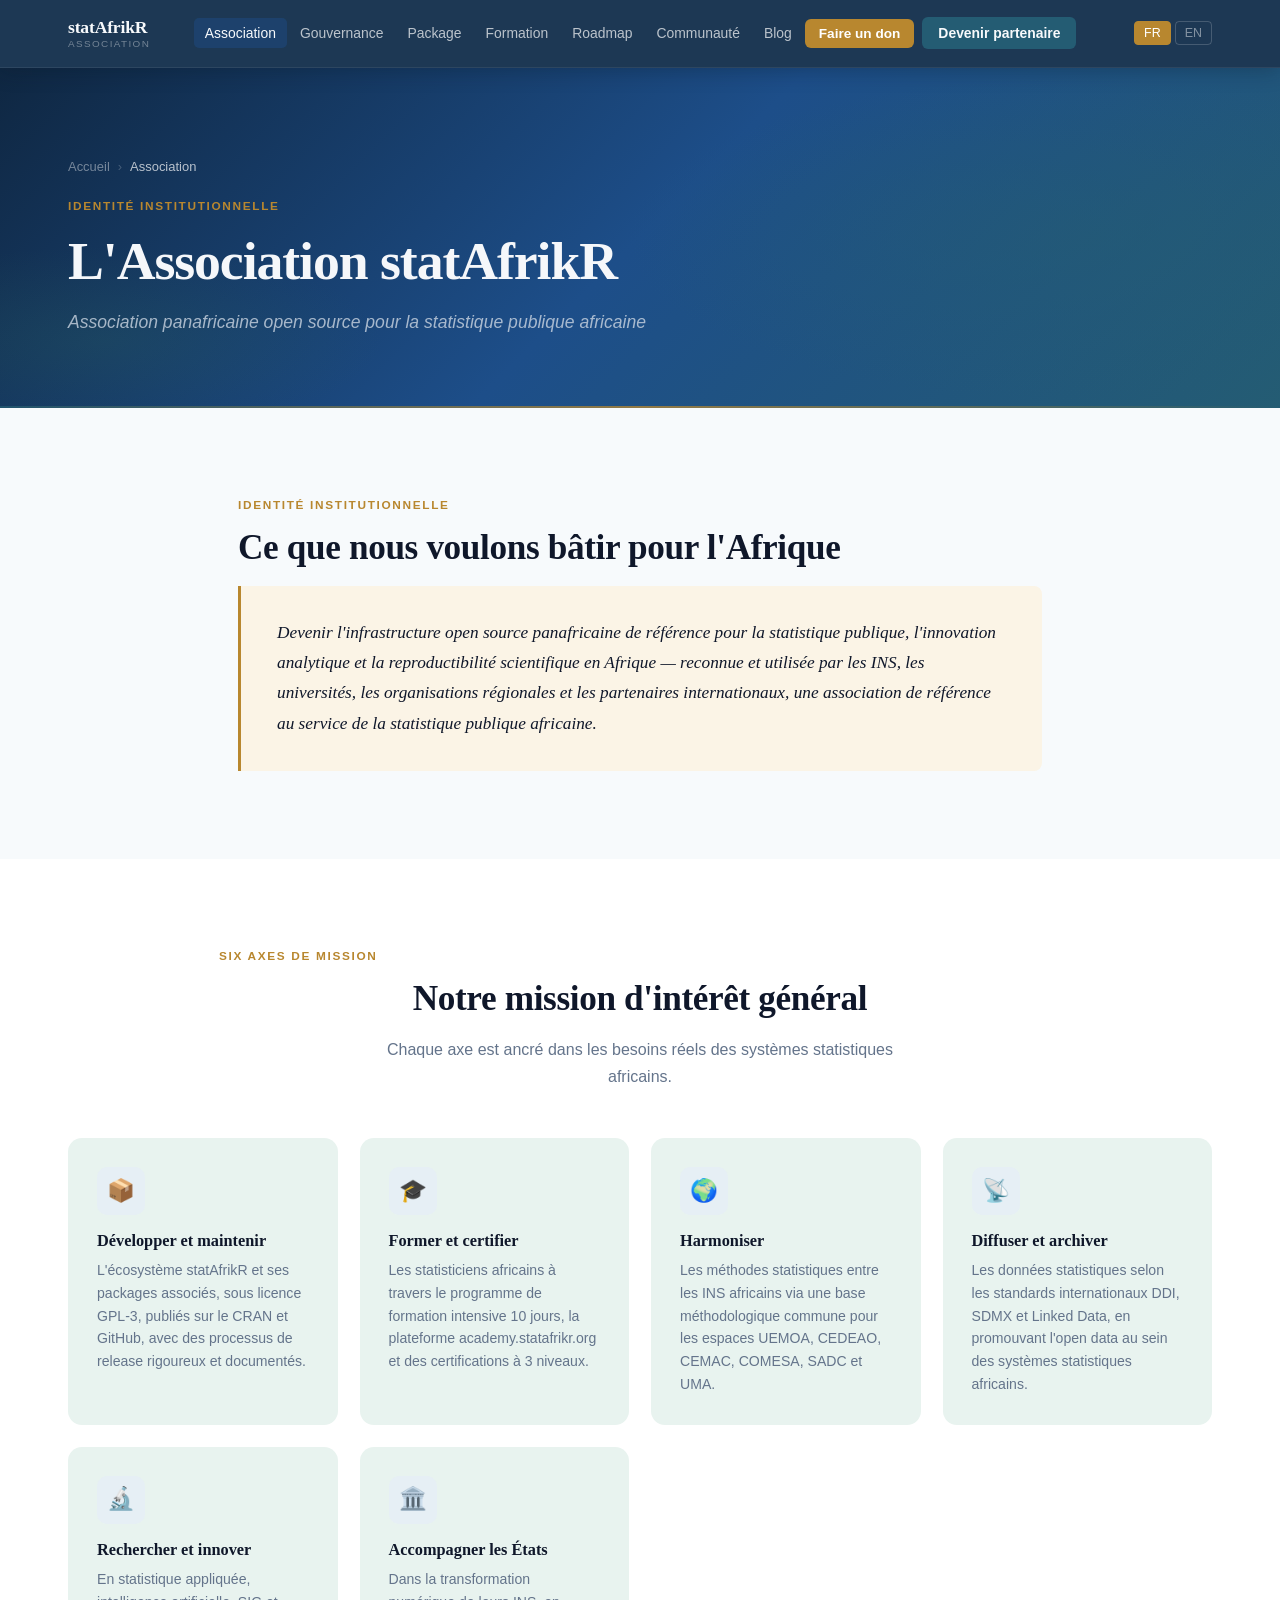
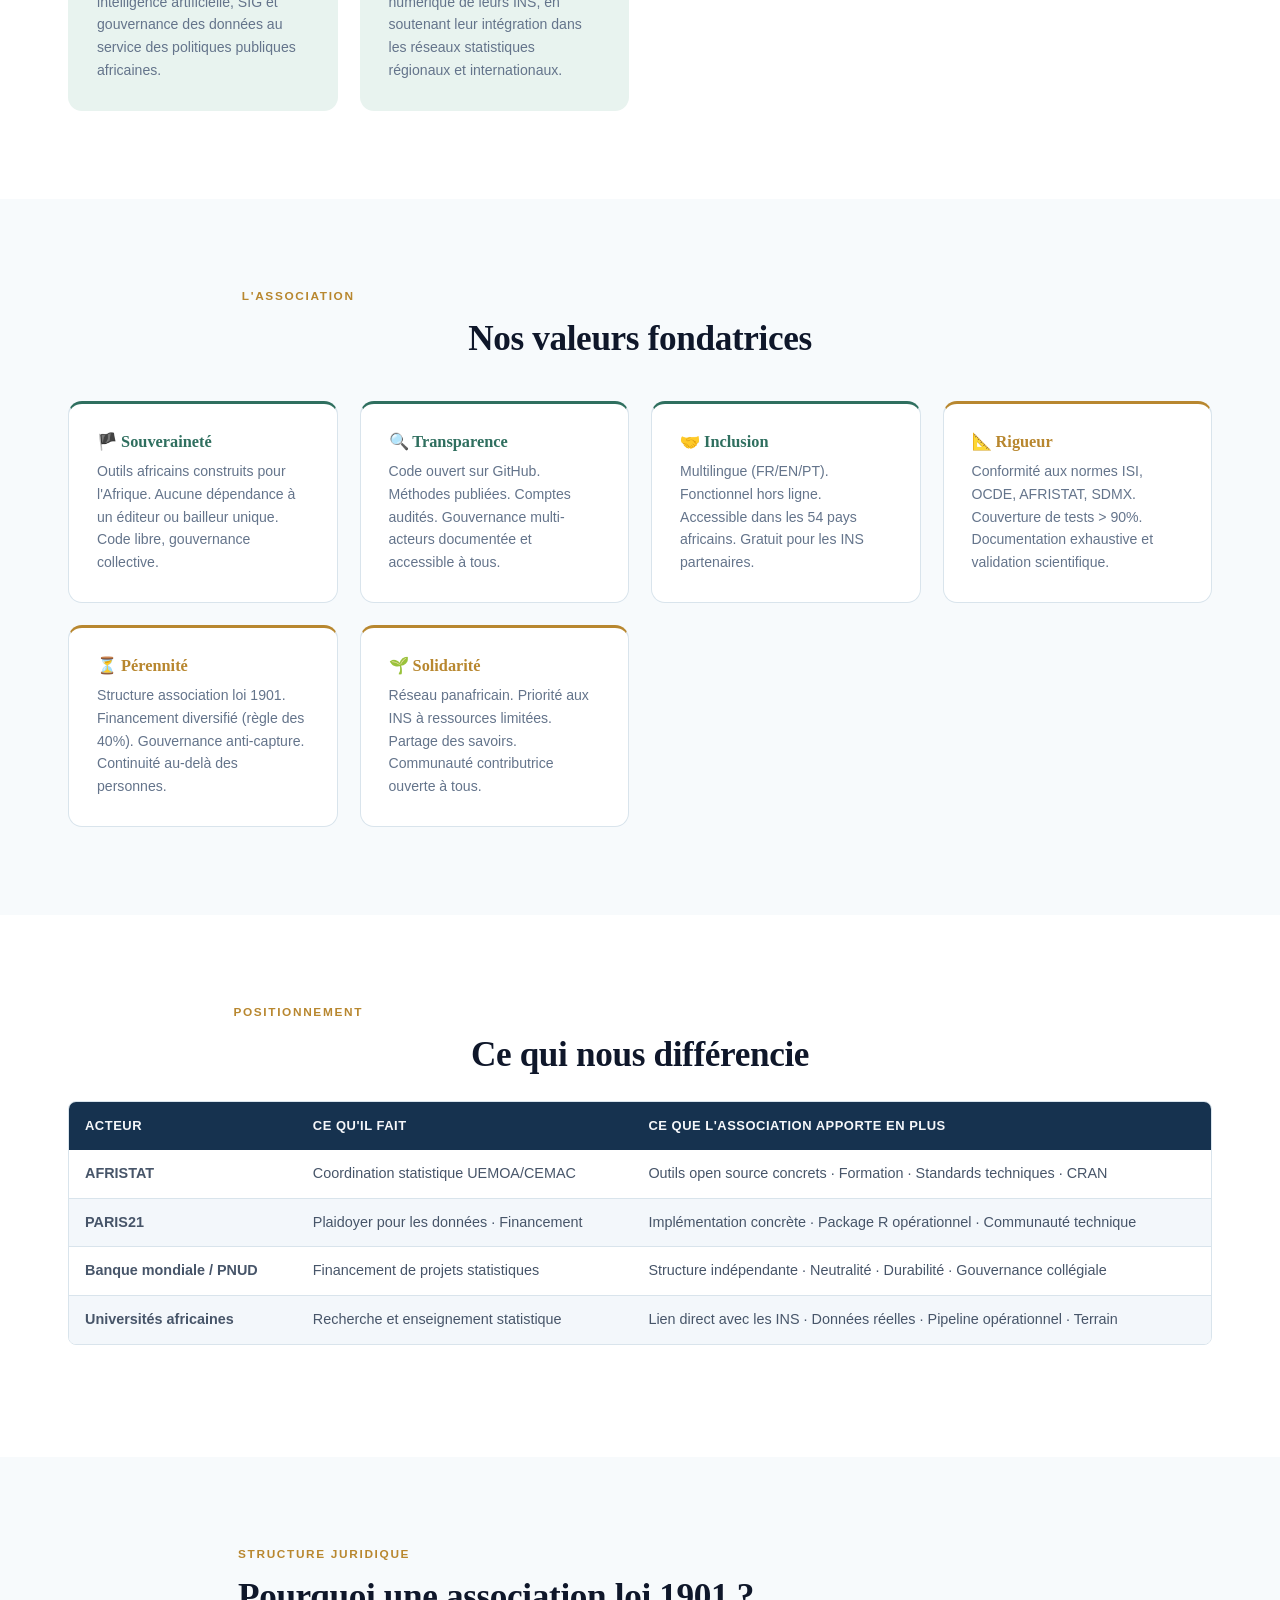
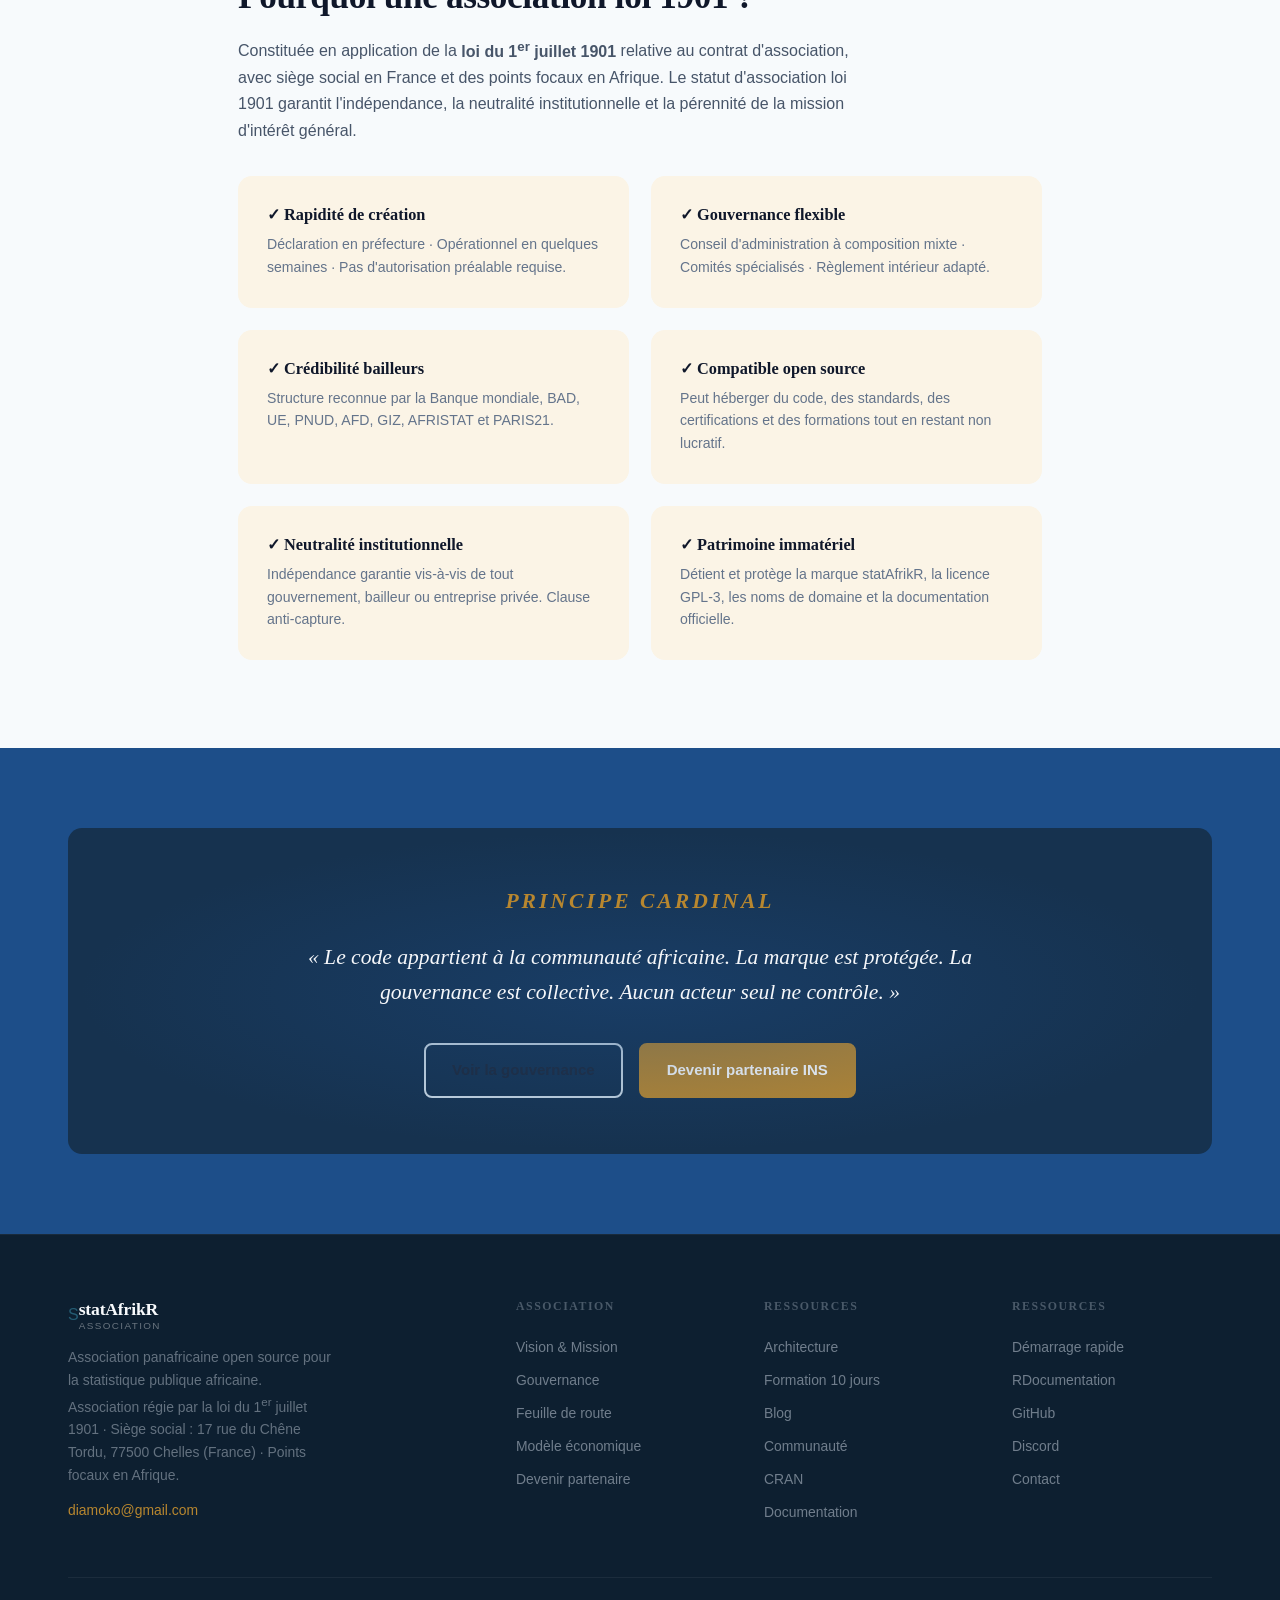
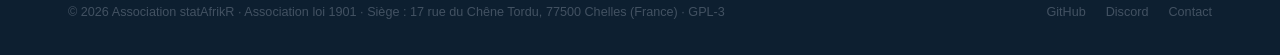
<file: association.html>
<!DOCTYPE html>
<html lang="fr" data-lang="fr">
<head>
  <meta charset="UTF-8"><meta name="viewport" content="width=device-width, initial-scale=1.0">
  <meta name="description" content="Vision, Mission et Valeurs de l'Association statAfrikR — Association panafricaine open source pour la statistique publique africaine.">
  <meta property="og:title" content="L'Association — Association statAfrikR">
  <meta property="og:description" content="Devenir l'infrastructure open source panafricaine de référence pour la statistique publique africaine.">
  <title>L'Association — Association statAfrikR</title>
  <link rel="stylesheet" href="assets/css/main.css">
</head>
<body>
<nav class="nav" role="navigation" aria-label="Navigation principale">
  <div class="nav-inner">
    <a href="index.html" class="nav-logo" aria-label="Accueil Association statAfrikR">
      <div class="nav-logo-text">
        <span class="nav-logo-name">statAfrikR</span>
        <span class="nav-logo-sub">Association</span>
      </div>
    </a>
    <ul class="nav-links" role="list">
      <li><a href="association.html" class="active" data-i18n="nav.association">Association</a></li>
      <li><a href="gouvernance.html" data-i18n="nav.gouvernance">Gouvernance</a></li>
      <li><a href="package.html" data-i18n="nav.package">Package</a></li>
      <li><a href="formation.html" data-i18n="nav.formation">Formation</a></li>
      <li><a href="roadmap.html" data-i18n="nav.roadmap">Roadmap</a></li>
      <li><a href="communaute.html" data-i18n="nav.communaute">Communauté</a></li>
      <li><a href="blog.html">Blog</a></li>
      <li><a href="don.html" class="nav-don" data-i18n="nav.don" data-i18n="nav.don" aria-label="Faire un don à l'Association">Faire un don</a></li>
      <li><a href="partenariat.html" class="nav-cta" data-i18n="nav.partenaire" data-i18n="nav.partenaire">Devenir partenaire</a></li>
    </ul>
    <div class="nav-lang">
      <button class="lang-btn" data-lang="fr" aria-label="Français">FR</button>
      <button class="lang-btn" data-lang="en" aria-label="English">EN</button>
    </div>
    <button class="nav-toggle" aria-label="Menu" aria-expanded="false">☰</button>
  </div>
</nav>

<header class="page-hero">
  <div class="page-hero-inner">
    <nav class="breadcrumb" aria-label="Fil d'Ariane"><a href="index.html" data-i18n="bc.home">Accueil</a><span>›</span><span style="color:rgba(255,255,255,0.7)">Association</span></nav>
    <p class="section-label" style="color:var(--amber)">Identité institutionnelle</p>
    <h1 data-i18n="page.association.h1">L'Association statAfrikR</h1>
    <p class="lead" data-i18n="page.association.lead">Association panafricaine open source pour la statistique publique africaine</p>
  </div>
</header>

<main>
<!-- Vision -->
<section id="vision" aria-labelledby="vision-title">
  <div class="container container-sm">
    <p class="section-label" data-i18n="label.identite">Notre vision</p>
    <h2 id="vision-title" data-i18n="title.vision" class="section-title fade-in">Ce que nous voulons bâtir pour l'Afrique</h2>
    <div class="box-vision fade-in" role="blockquote">
      Devenir l'infrastructure open source panafricaine de référence pour la statistique publique,
      l'innovation analytique et la reproductibilité scientifique en Afrique — reconnue et utilisée
      par les INS, les universités, les organisations régionales et les partenaires internationaux,
      une association de référence au service de la statistique publique africaine.
    </div>
  </div>
</section>

<!-- Mission -->
<section id="mission" style="background:var(--white);" aria-labelledby="mission-title">
  <div class="container">
    <p class="section-label text-center">Six axes de mission</p>
    <h2 id="mission-title" data-i18n="title.mission" class="section-title text-center fade-in">Notre mission d'intérêt général</h2>
    <p class="section-sub text-center fade-in" style="margin:0 auto 48px;">Chaque axe est ancré dans les besoins réels des systèmes statistiques africains.</p>
    <div class="grid-3">
      <div class="card card-sage fade-in">
        <div class="card-icon" aria-hidden="true">📦</div>
        <h3 class="card-title" data-i18n="mission.1.title">Développer et maintenir</h3>
        <p class="card-text">L'écosystème statAfrikR et ses packages associés, sous licence GPL-3, publiés sur le CRAN et GitHub, avec des processus de release rigoureux et documentés.</p>
      </div>
      <div class="card card-sage fade-in">
        <div class="card-icon" aria-hidden="true">🎓</div>
        <h3 class="card-title" data-i18n="mission.2.title">Former et certifier</h3>
        <p class="card-text">Les statisticiens africains à travers le programme de formation intensive 10 jours, la plateforme academy.statafrikr.org et des certifications à 3 niveaux.</p>
      </div>
      <div class="card card-sage fade-in">
        <div class="card-icon" aria-hidden="true">🌍</div>
        <h3 class="card-title" data-i18n="mission.3.title">Harmoniser</h3>
        <p class="card-text">Les méthodes statistiques entre les INS africains via une base méthodologique commune pour les espaces UEMOA, CEDEAO, CEMAC, COMESA, SADC et UMA.</p>
      </div>
      <div class="card card-sage fade-in">
        <div class="card-icon" aria-hidden="true">📡</div>
        <h3 class="card-title" data-i18n="mission.4.title">Diffuser et archiver</h3>
        <p class="card-text">Les données statistiques selon les standards internationaux DDI, SDMX et Linked Data, en promouvant l'open data au sein des systèmes statistiques africains.</p>
      </div>
      <div class="card card-sage fade-in">
        <div class="card-icon" aria-hidden="true">🔬</div>
        <h3 class="card-title" data-i18n="mission.5.title">Rechercher et innover</h3>
        <p class="card-text">En statistique appliquée, intelligence artificielle, SIG et gouvernance des données au service des politiques publiques africaines.</p>
      </div>
      <div class="card card-sage fade-in">
        <div class="card-icon" aria-hidden="true">🏛️</div>
        <h3 class="card-title" data-i18n="mission.6.title">Accompagner les États</h3>
        <p class="card-text">Dans la transformation numérique de leurs INS, en soutenant leur intégration dans les réseaux statistiques régionaux et internationaux.</p>
      </div>
    </div>
  </div>
</section>

<!-- Valeurs -->
<section id="valeurs" aria-labelledby="valeurs-title">
  <div class="container">
    <p class="section-label text-center" data-i18n="label.association">Ce qui nous guide</p>
    <h2 id="valeurs-title" data-i18n="title.valeurs" class="section-title text-center fade-in">Nos valeurs fondatrices</h2>
    <div class="grid-3" style="margin-top:40px;">
      <div class="card fade-in" style="border-top:3px solid var(--pine);">
        <h3 class="card-title text-pine" data-i18n="valeur.1.title">Souveraineté</h3>
        <p class="card-text">Outils africains construits pour l'Afrique. Aucune dépendance à un éditeur ou bailleur unique. Code libre, gouvernance collective.</p>
      </div>
      <div class="card fade-in" style="border-top:3px solid var(--pine);">
        <h3 class="card-title text-pine" data-i18n="valeur.2.title">Transparence</h3>
        <p class="card-text">Code ouvert sur GitHub. Méthodes publiées. Comptes audités. Gouvernance multi-acteurs documentée et accessible à tous.</p>
      </div>
      <div class="card fade-in" style="border-top:3px solid var(--pine);">
        <h3 class="card-title text-pine" data-i18n="valeur.3.title">Inclusion</h3>
        <p class="card-text">Multilingue (FR/EN/PT). Fonctionnel hors ligne. Accessible dans les 54 pays africains. Gratuit pour les INS partenaires.</p>
      </div>
      <div class="card fade-in" style="border-top:3px solid var(--amber);">
        <h3 class="card-title text-amber" data-i18n="valeur.4.title">Rigueur</h3>
        <p class="card-text">Conformité aux normes ISI, OCDE, AFRISTAT, SDMX. Couverture de tests &gt; 90%. Documentation exhaustive et validation scientifique.</p>
      </div>
      <div class="card fade-in" style="border-top:3px solid var(--amber);">
        <h3 class="card-title text-amber" data-i18n="valeur.5.title">Pérennité</h3>
        <p class="card-text">Structure association loi 1901. Financement diversifié (règle des 40%). Gouvernance anti-capture. Continuité au-delà des personnes.</p>
      </div>
      <div class="card fade-in" style="border-top:3px solid var(--amber);">
        <h3 class="card-title text-amber" data-i18n="valeur.6.title">Solidarité</h3>
        <p class="card-text">Réseau panafricain. Priorité aux INS à ressources limitées. Partage des savoirs. Communauté contributrice ouverte à tous.</p>
      </div>
    </div>
  </div>
</section>

<!-- Différenciation -->
<section id="positionnement" style="background:var(--white);" aria-labelledby="diff-title">
  <div class="container">
    <p class="section-label text-center" data-i18n="label.position">Positionnement</p>
    <h2 id="diff-title" data-i18n="title.diff" class="section-title text-center fade-in">Ce qui nous différencie</h2>
    <div class="table-wrap fade-in">
      <table role="table">
        <thead>
          <tr><th>Acteur</th><th>Ce qu'il fait</th><th>Ce que l'Association apporte en plus</th></tr>
        </thead>
        <tbody>
          <tr><td><strong>AFRISTAT</strong></td><td>Coordination statistique UEMOA/CEMAC</td><td>Outils open source concrets · Formation · Standards techniques · CRAN</td></tr>
          <tr><td><strong>PARIS21</strong></td><td>Plaidoyer pour les données · Financement</td><td>Implémentation concrète · Package R opérationnel · Communauté technique</td></tr>
          <tr><td><strong>Banque mondiale / PNUD</strong></td><td>Financement de projets statistiques</td><td>Structure indépendante · Neutralité · Durabilité · Gouvernance collégiale</td></tr>
          <tr><td><strong>Universités africaines</strong></td><td>Recherche et enseignement statistique</td><td>Lien direct avec les INS · Données réelles · Pipeline opérationnel · Terrain</td></tr>
        </tbody>
      </table>
    </div>
  </div>
</section>

<!-- Pourquoi association loi 1901 -->
<section id="structure" aria-labelledby="fonds-title">
  <div class="container container-sm">
    <p class="section-label" data-i18n="label.structure">Structure juridique</p>
    <h2 id="fonds-title" data-i18n="title.fonds" class="section-title fade-in">Pourquoi une association loi 1901 ?</h2>
    <p class="fade-in" style="margin-bottom:32px;">Constituée en application de la <strong>loi du 1<sup>er</sup> juillet 1901</strong> relative au contrat d'association, avec siège social en France et des points focaux en Afrique. Le statut d'association loi 1901 garantit l'indépendance, la neutralité institutionnelle et la pérennité de la mission d'intérêt général.</p>
    <div class="grid-2 fade-in">
      <div class="card card-parch">
        <h3 class="card-title">✓ Rapidité de création</h3>
        <p class="card-text">Déclaration en préfecture · Opérationnel en quelques semaines · Pas d'autorisation préalable requise.</p>
      </div>
      <div class="card card-parch">
        <h3 class="card-title">✓ Gouvernance flexible</h3>
        <p class="card-text">Conseil d'administration à composition mixte · Comités spécialisés · Règlement intérieur adapté.</p>
      </div>
      <div class="card card-parch">
        <h3 class="card-title">✓ Crédibilité bailleurs</h3>
        <p class="card-text">Structure reconnue par la Banque mondiale, BAD, UE, PNUD, AFD, GIZ, AFRISTAT et PARIS21.</p>
      </div>
      <div class="card card-parch">
        <h3 class="card-title">✓ Compatible open source</h3>
        <p class="card-text">Peut héberger du code, des standards, des certifications et des formations tout en restant non lucratif.</p>
      </div>
      <div class="card card-parch">
        <h3 class="card-title">✓ Neutralité institutionnelle</h3>
        <p class="card-text">Indépendance garantie vis-à-vis de tout gouvernement, bailleur ou entreprise privée. Clause anti-capture.</p>
      </div>
      <div class="card card-parch">
        <h3 class="card-title">✓ Patrimoine immatériel</h3>
        <p class="card-text">Détient et protège la marque statAfrikR, la licence GPL-3, les noms de domaine et la documentation officielle.</p>
      </div>
    </div>
  </div>
</section>

<!-- Principe cardinal -->
<section style="background:var(--navy);padding:80px 0;" aria-labelledby="cardinal-title">
  <div class="container">
    <div class="box-cardinal">
      <p class="section-label" data-i18n="title.cardinal" style="color:var(--amber);text-align:center;margin-bottom:20px;">Principe cardinal</p>
      <p id="cardinal-title">
        « Le code appartient à la communauté africaine. La marque est protégée.
        La gouvernance est collective. Aucun acteur seul ne contrôle. »
      </p>
      <div style="margin-top:32px;display:flex;gap:16px;justify-content:center;flex-wrap:wrap;">
        <a href="gouvernance.html" class="btn btn-outline">Voir la gouvernance</a>
        <a href="partenariat.html" class="btn btn-primary">Devenir partenaire INS</a>
      </div>
    </div>
  </div>
</section>
</main>

<footer class="footer" role="contentinfo">
  <div class="container">
    <div class="footer-grid">
      <div class="footer-brand">
        <a href="index.html" class="nav-logo" style="text-decoration:none;"><div class="nav-logo-mark">S</div><div class="nav-logo-text"><span class="nav-logo-name">statAfrikR</span><span class="nav-logo-sub">Association</span></div></a>
        <p>Association panafricaine open source pour la statistique publique africaine. Association régie par la loi du 1<sup>er</sup> juillet 1901 · Siège social : 17 rue du Chêne Tordu, 77500 Chelles (France) · Points focaux en Afrique.</p>
        <p style="margin-top:12px;"><a href="mailto:diamoko@gmail.com" style="color:var(--amber);">diamoko@gmail.com</a></p>
      </div>
      <div class="footer-col"><h4>Association</h4><a href="association.html">Vision &amp; Mission</a><a href="gouvernance.html" data-i18n="nav.gouvernance">Gouvernance</a><a href="roadmap.html">Feuille de route</a><a href="financement.html">Modèle économique</a><a href="partenariat.html">Devenir partenaire</a></div>
      <div class="footer-col"><h4 data-i18n="footer.col3">Ressources</h4><a href="package.html">Architecture</a><a href="formation.html">Formation 10 jours</a><a href="blog.html">Blog</a><a href="communaute.html" data-i18n="nav.communaute">Communauté</a><a href="https://cran.r-project.org/web/packages/statAfrikR/index.html" target="_blank" rel="noopener">CRAN</a><a href="https://damoko2004.github.io/statAfrikR/" target="_blank" rel="noopener">Documentation</a></div>
      <div class="footer-col"><h4>Ressources</h4><a href="https://cran.r-project.org/web/packages/statAfrikR/vignettes/demarrage-rapide.html" target="_blank" rel="noopener">Démarrage rapide</a><a href="https://www.rdocumentation.org/packages/statAfrikR/versions/0.2.1" target="_blank" rel="noopener">RDocumentation</a><a href="https://github.com/damoko2004/statAfrikR" target="_blank" rel="noopener">GitHub</a><a href="https://discord.gg/kcfA27Yz" target="_blank" rel="noopener">Discord</a><a href="contact.html">Contact</a></div>
    </div>
    <div class="footer-bottom"><span data-i18n="footer.legal">© 2026 Association statAfrikR · Association loi 1901 en constitution · GPL-3</span><div class="footer-links"><a href="https://github.com/damoko2004/statAfrikR" target="_blank" rel="noopener">GitHub</a><a href="https://discord.gg/kcfA27Yz" target="_blank" rel="noopener">Discord</a><a href="contact.html">Contact</a></div></div>
  </div>
</footer>
<div class="org-tooltip" role="tooltip" aria-live="polite"></div>
<script src="assets/js/main.js"></script>
<script src="assets/js/i18n.js"></script>
<script src="assets/js/stats.js"></script>
</body>
</html>
</file>
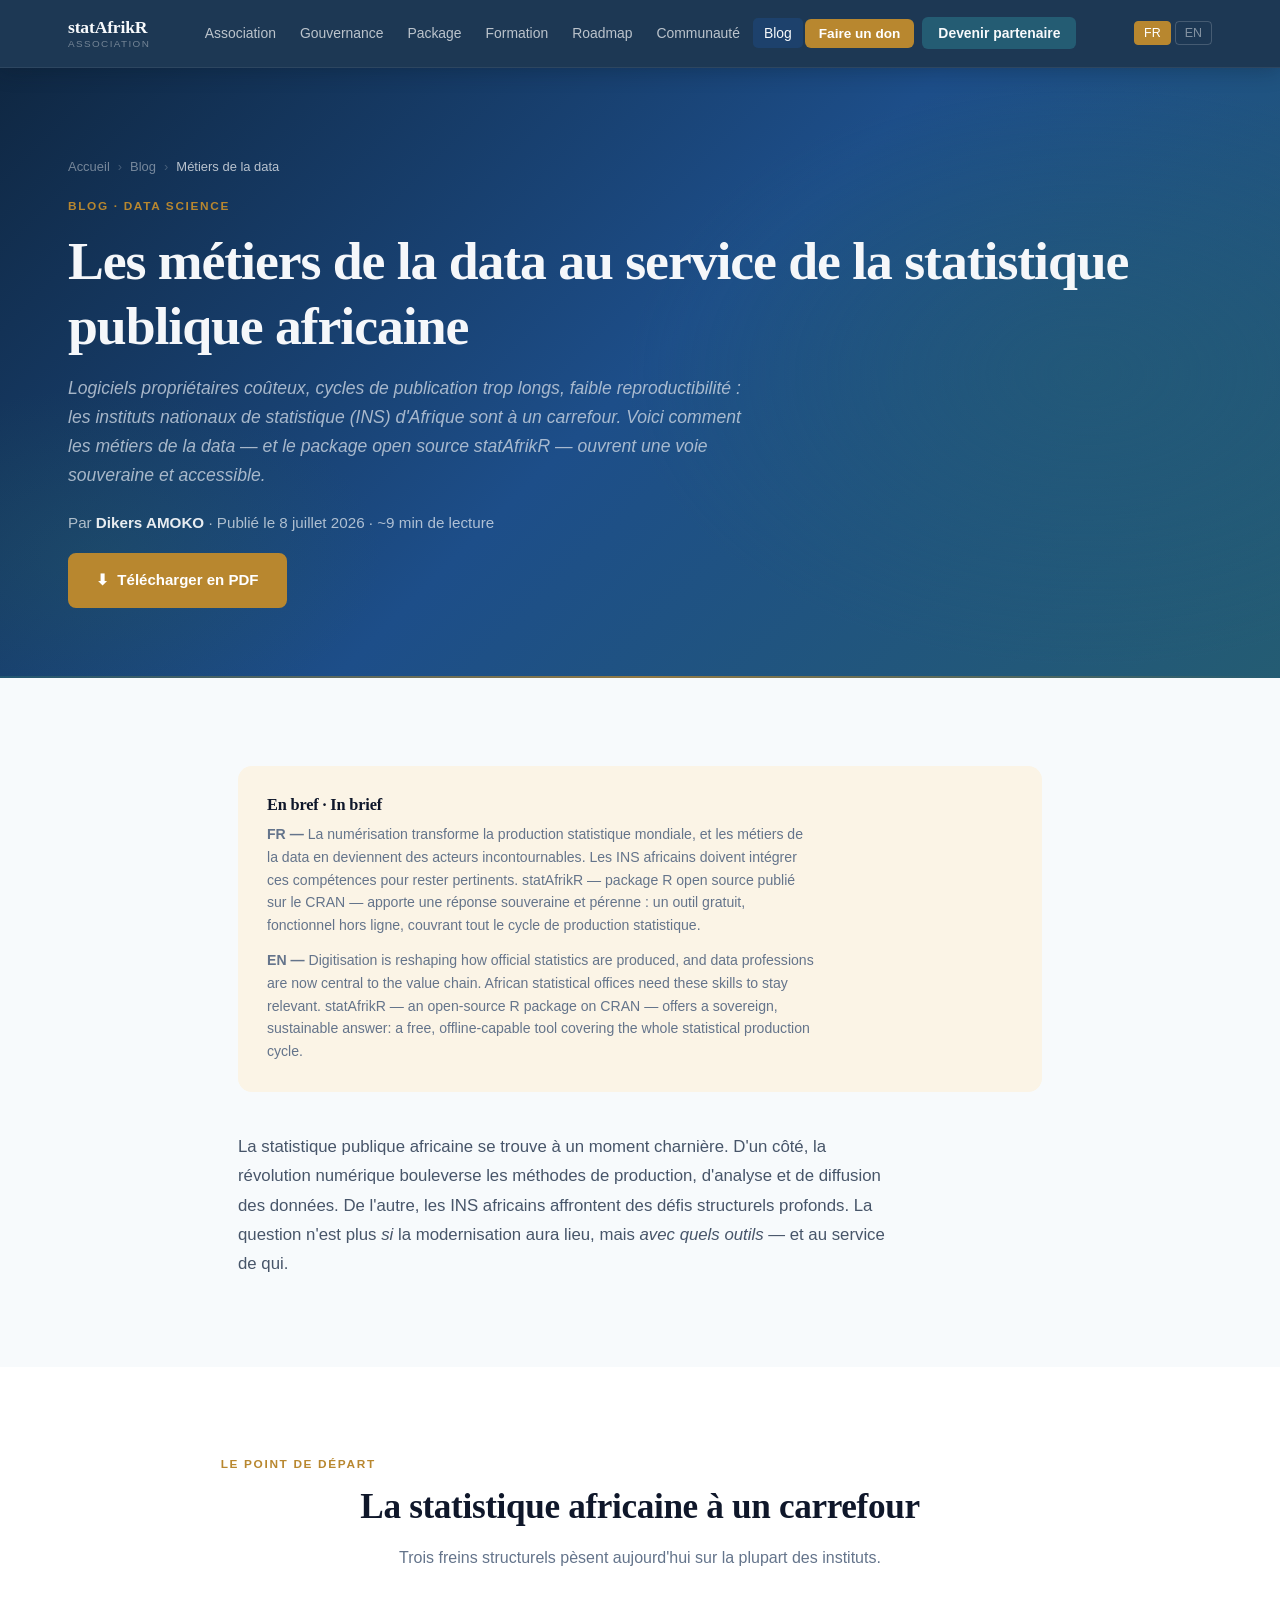
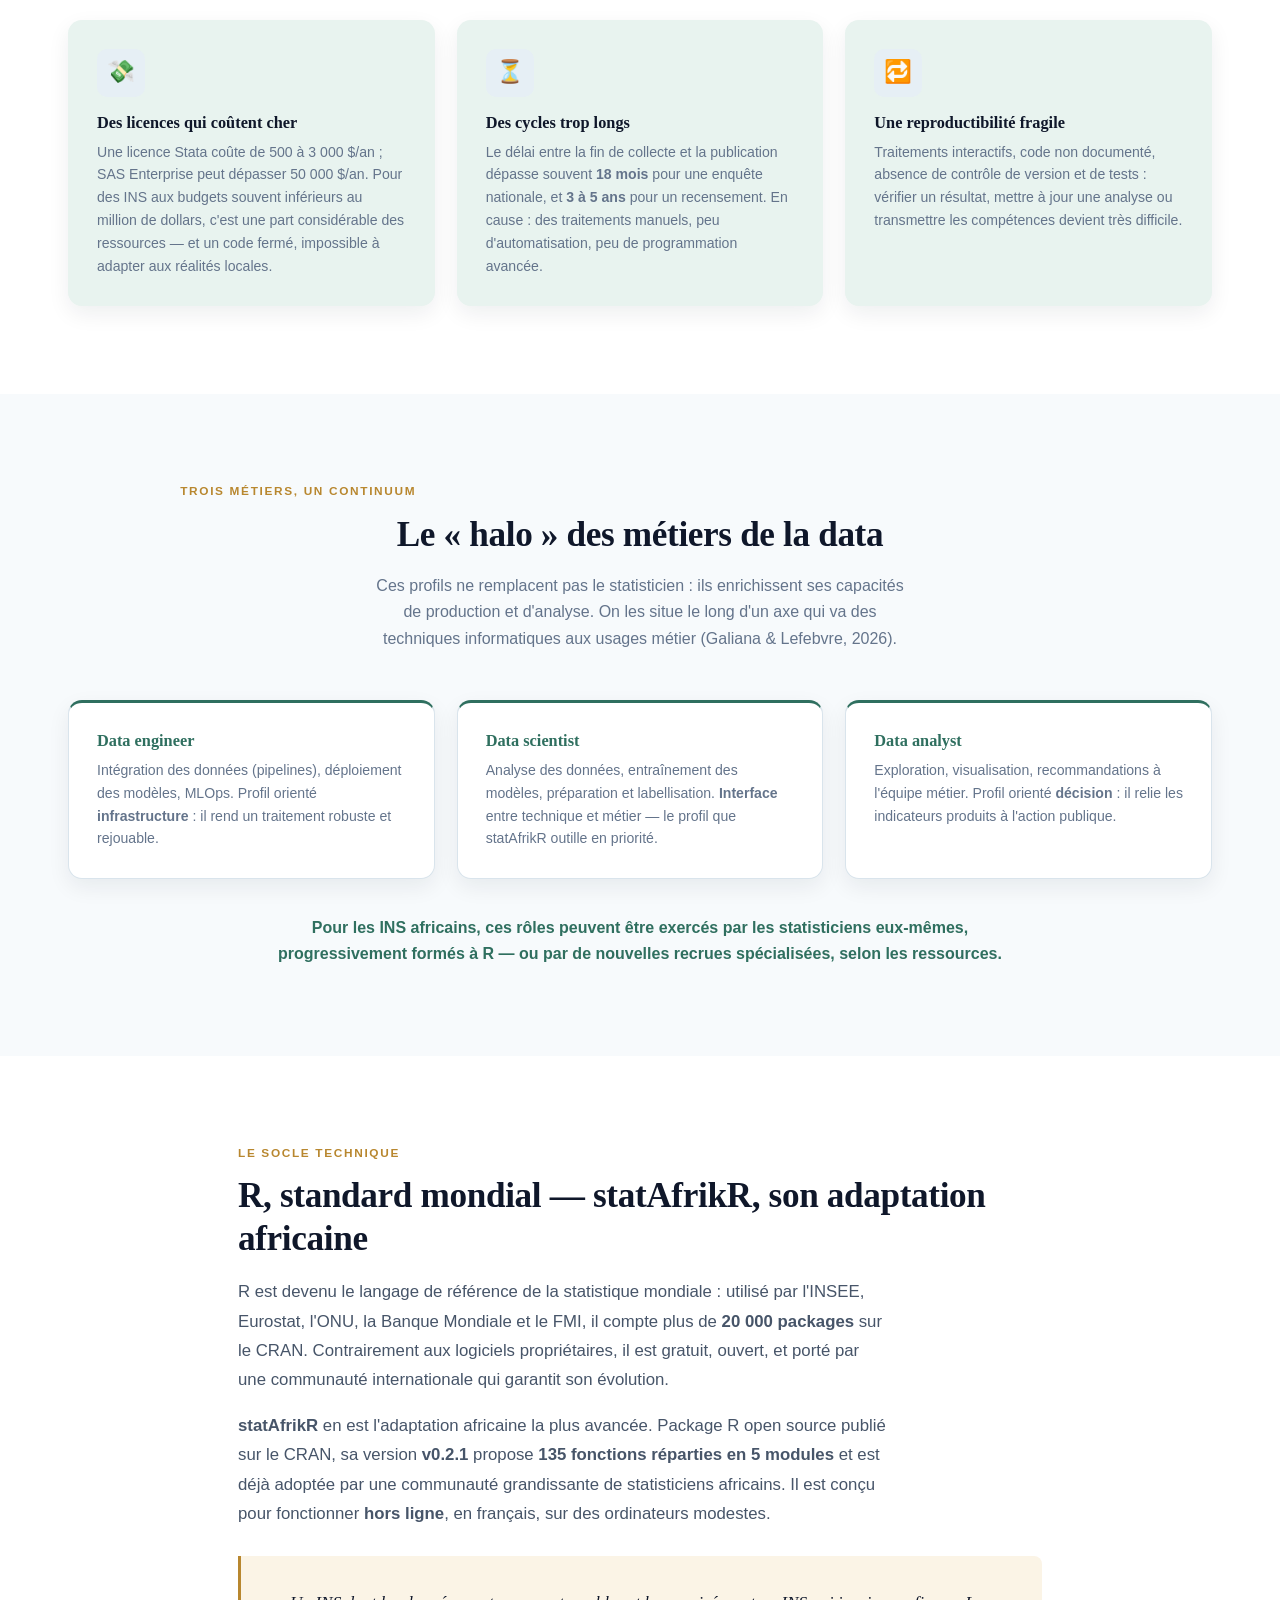
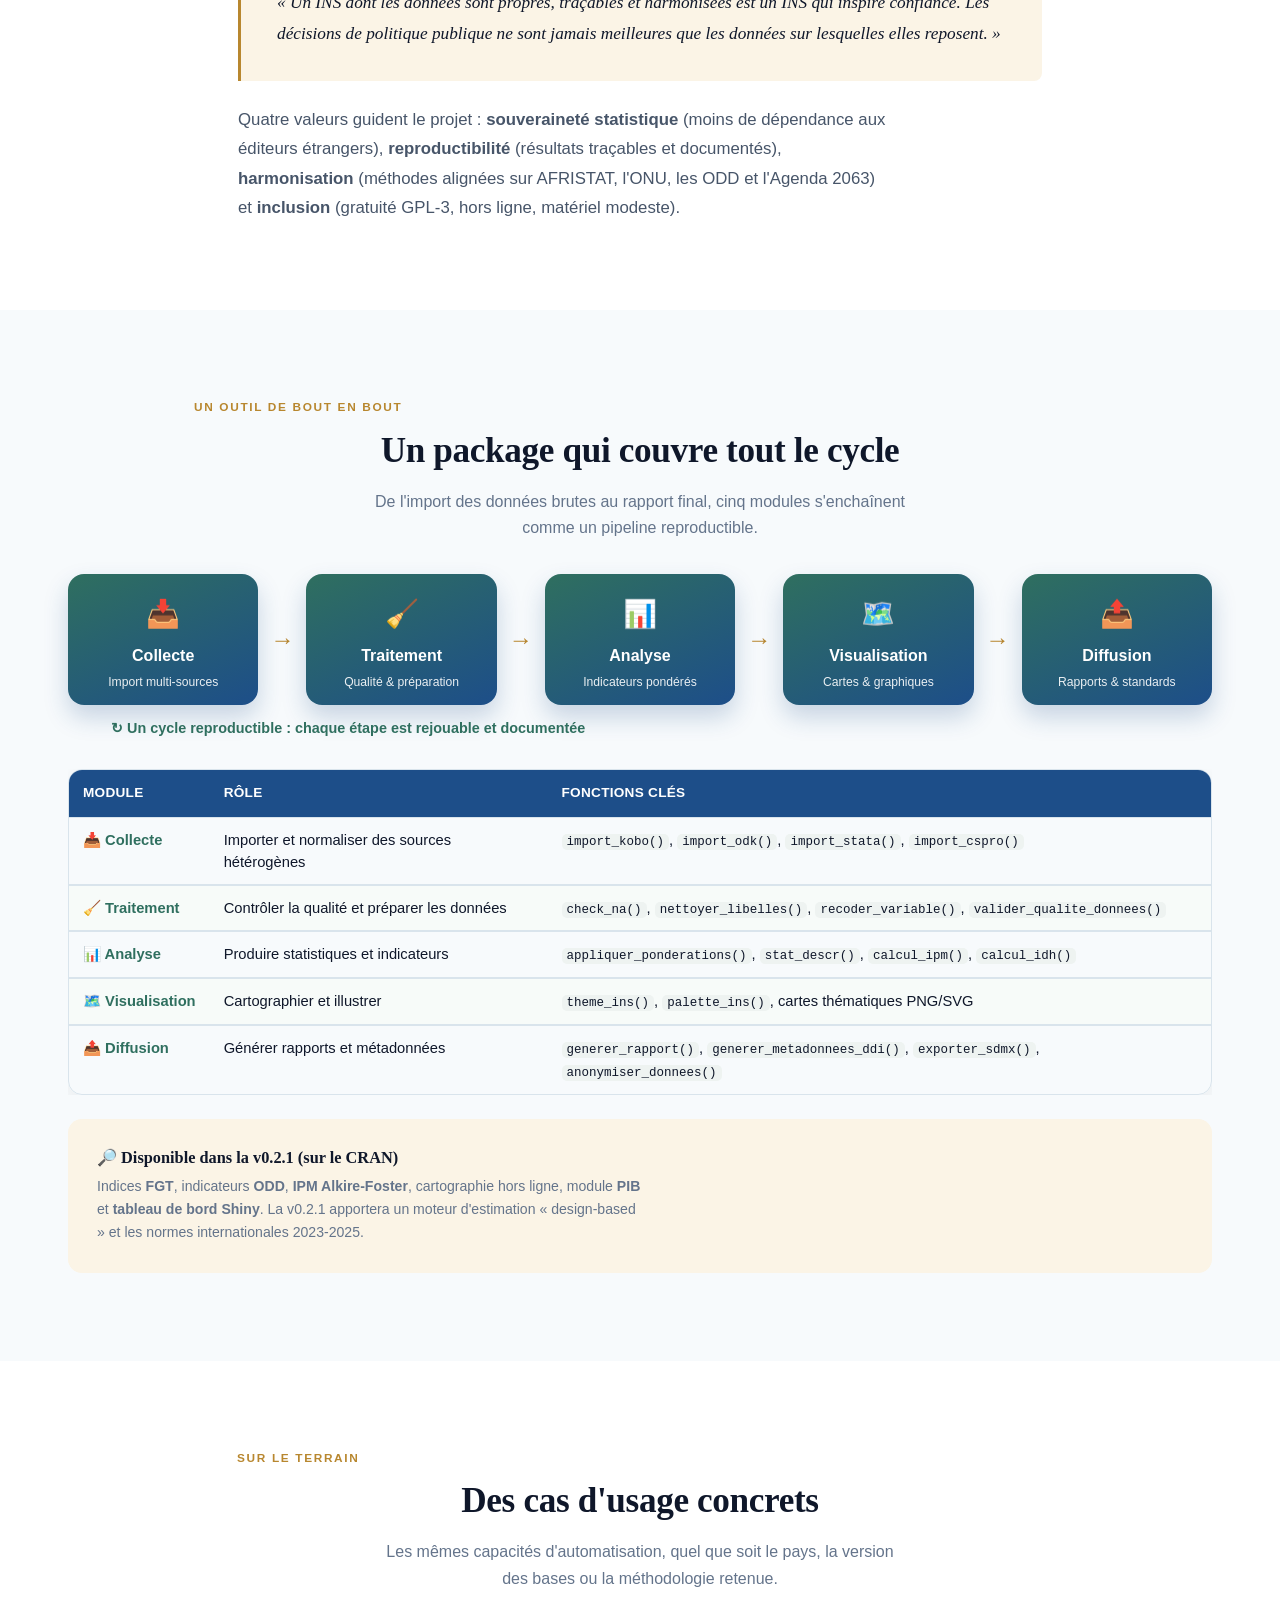
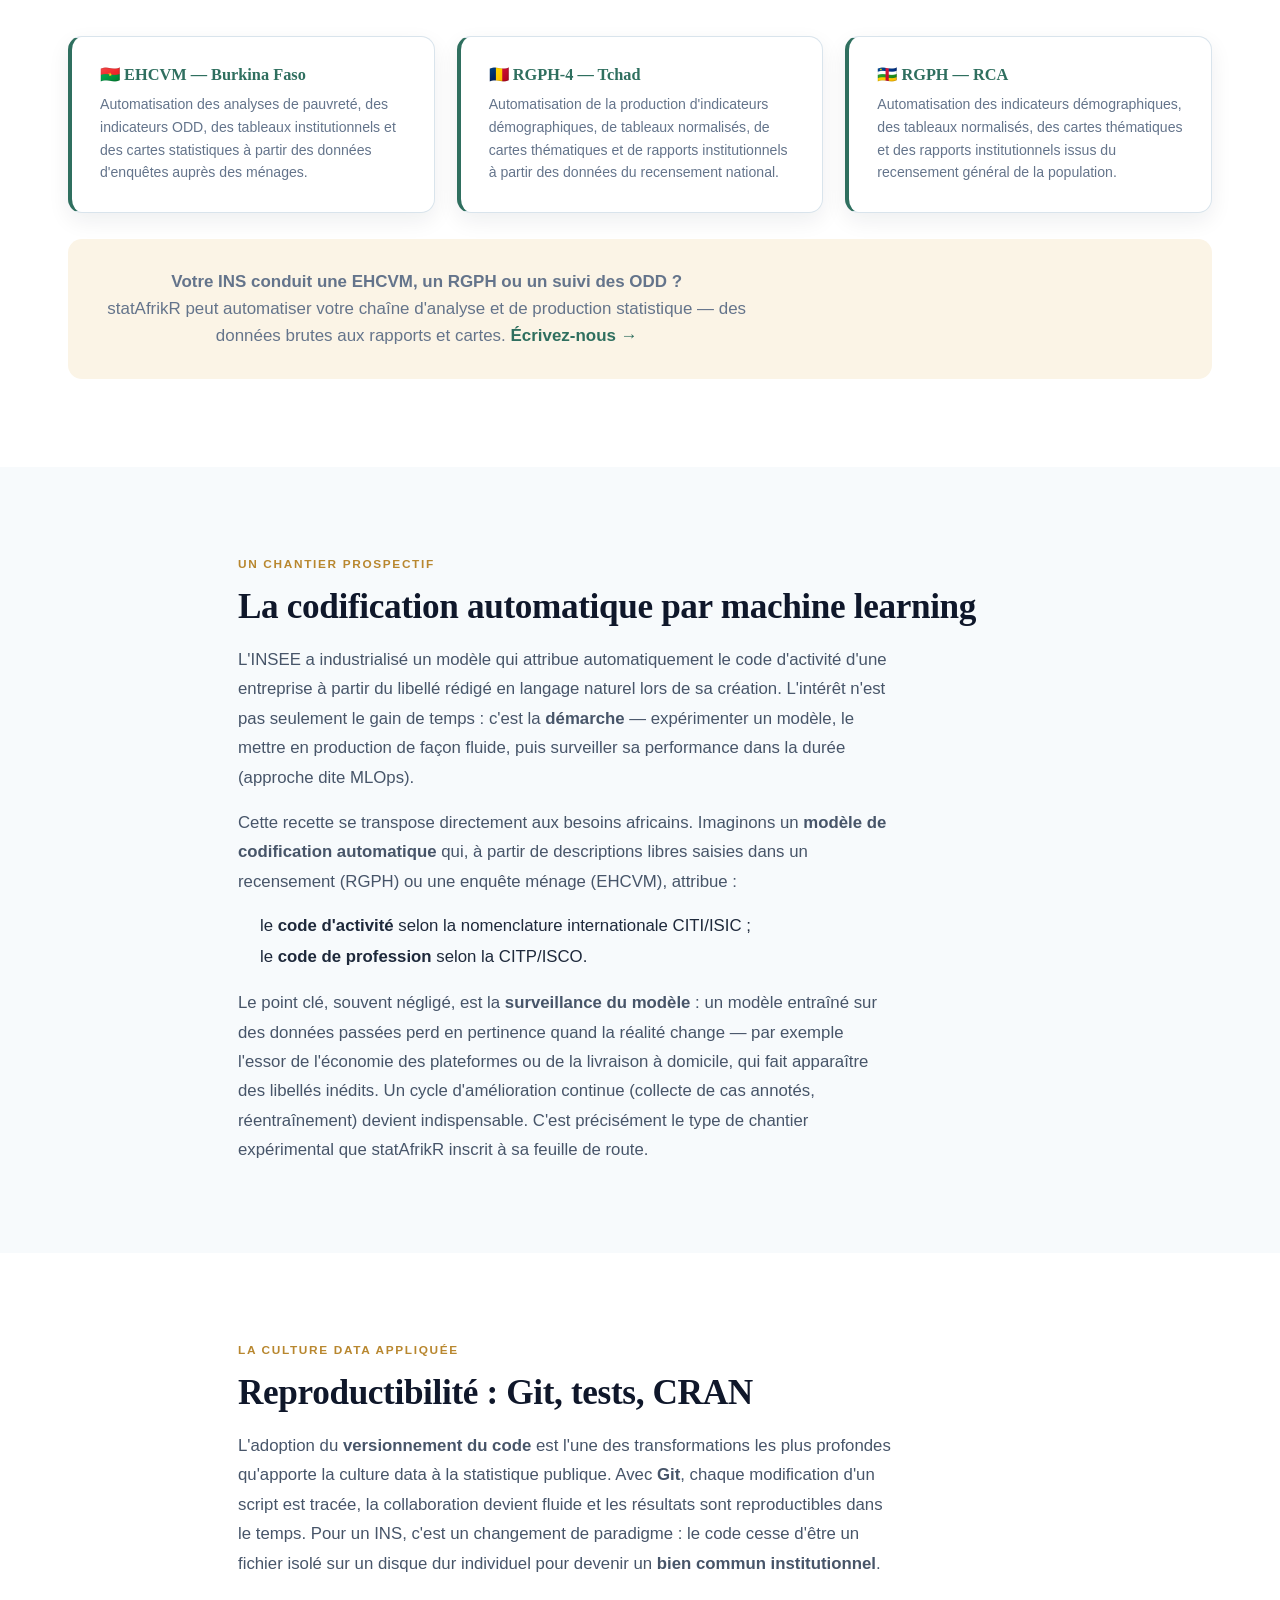
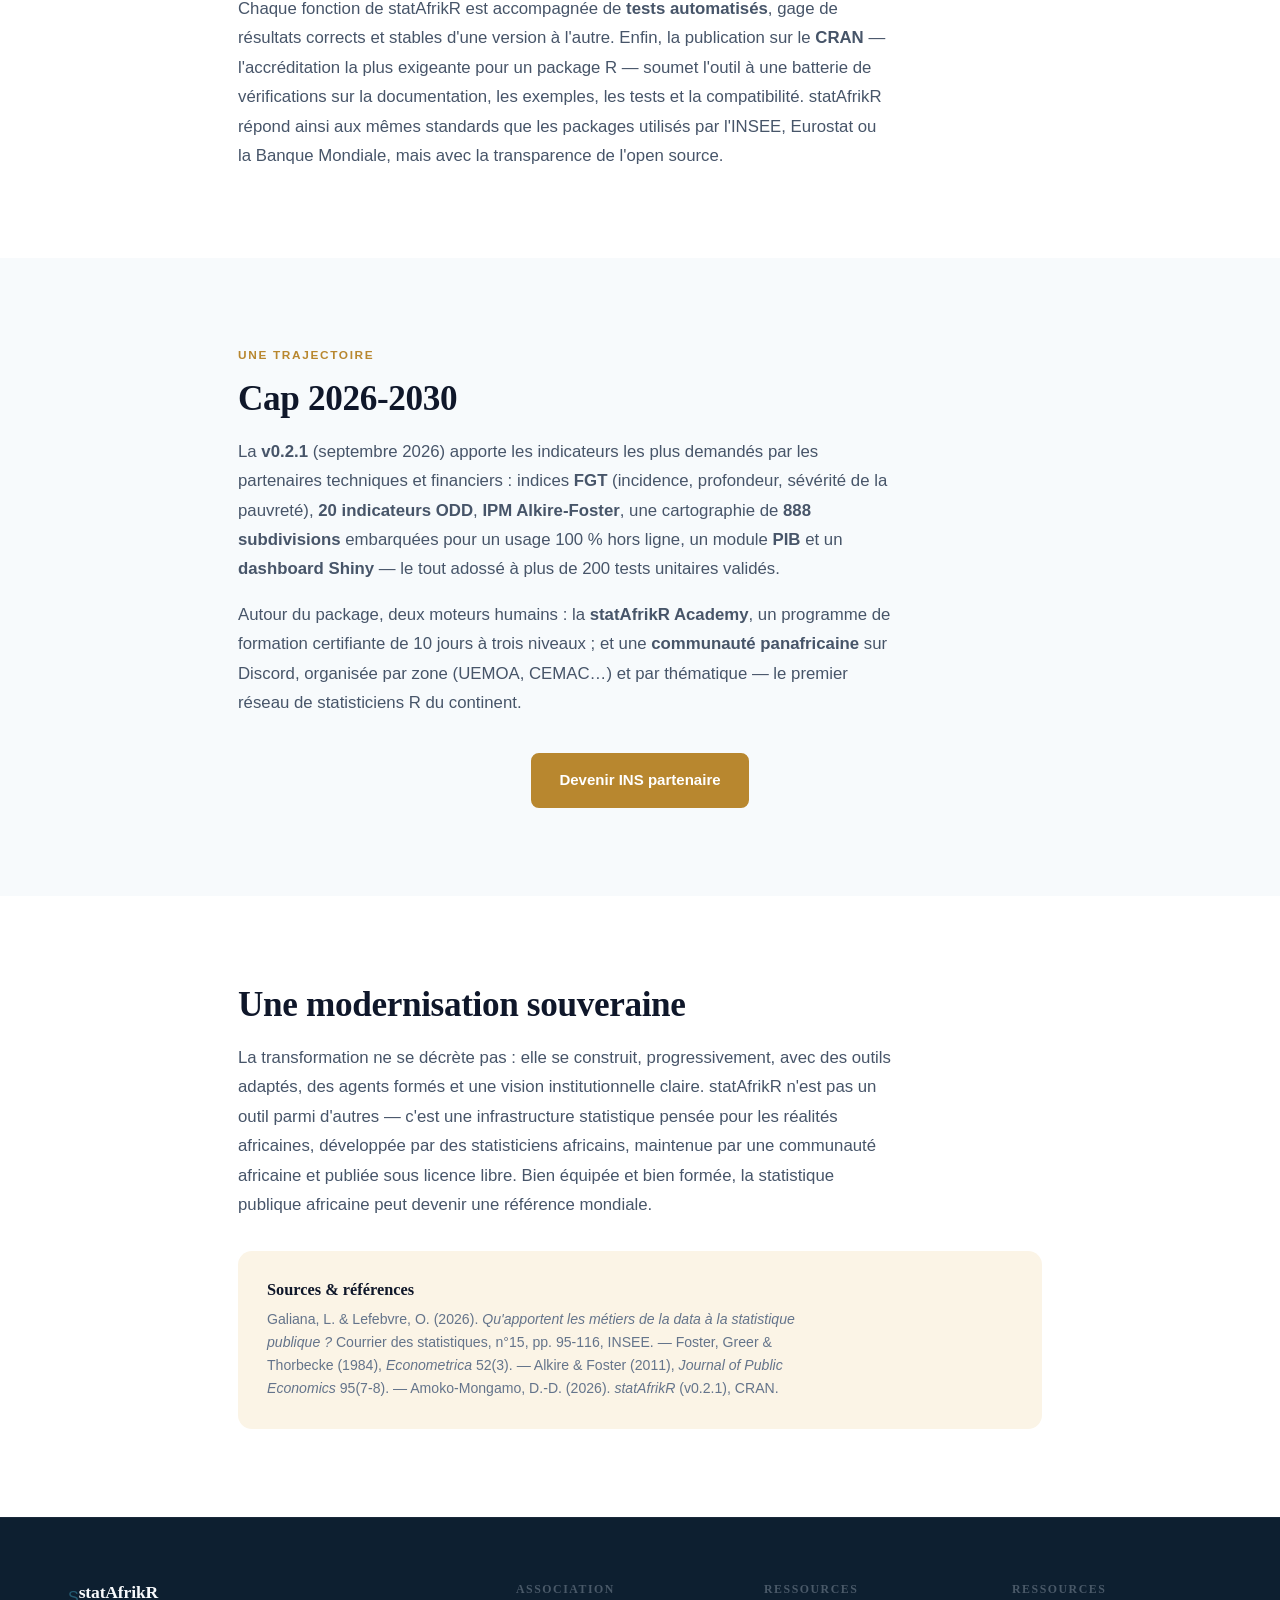
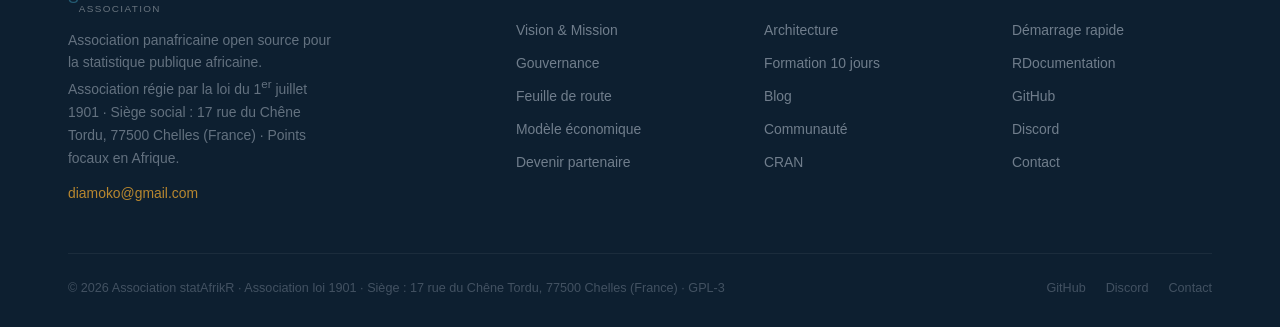
<file: blog-metiers-data.html>
<!DOCTYPE html>
<html lang="fr" data-lang="fr">
<head>
  <meta charset="UTF-8"><meta name="viewport" content="width=device-width, initial-scale=1.0">
  <meta name="description" content="Logiciels propriétaires coûteux, cycles de publication trop longs, faible reproductibilité : comment les métiers de la data et le package open source statAfrikR modernisent les instituts nationaux de statistique d'Afrique.">
  <meta property="og:title" content="Les métiers de la data au service de la statistique publique africaine — statAfrikR">
  <meta property="og:description" content="Du RGPH du Tchad à l'EHCVM du Burkina Faso : ce que la data science et statAfrikR changent concrètement pour les INS africains.">
  <title>Les métiers de la data au service de la statistique publique africaine — statAfrikR</title>
  <link rel="stylesheet" href="assets/css/main.css">
  <style>
    @media(min-width:901px){ main .grid-3{grid-template-columns:repeat(3,1fr);} }
    main .grid-3 .card, main .grid-2 .card{height:100%;box-shadow:0 8px 22px rgba(15,23,42,0.07);}
    .badge{background:var(--green-bg);color:var(--h-green);}
    .flow{display:flex;flex-wrap:wrap;align-items:stretch;justify-content:center;gap:12px;margin:8px 0 6px;}
    .flow-step{flex:1 1 150px;min-width:132px;max-width:210px;border-radius:16px;padding:18px 14px 15px;text-align:center;color:#fff;background:linear-gradient(155deg,#2F6F5F 0%,#1D4E89 100%);box-shadow:0 12px 24px rgba(29,78,137,0.22);}
    .flow-step .fi{font-size:1.7rem;display:block;margin-bottom:6px;}
    .flow-step .fn{font-weight:700;font-size:1rem;}
    .flow-step .fd{display:block;font-size:0.76rem;opacity:.9;margin-top:5px;font-weight:400;line-height:1.35;}
    .flow-arrow{align-self:center;color:var(--amber);font-size:1.5rem;font-weight:800;}
    .flow-cycle{text-align:center;color:var(--h-green);font-weight:700;font-size:0.9rem;margin-top:12px;}
    @media(max-width:640px){.flow-arrow{transform:rotate(90deg);width:100%;}}
    .modtab{width:100%;border-collapse:separate;border-spacing:0;border:1px solid var(--bord-1);border-radius:14px;overflow:hidden;box-shadow:0 8px 22px rgba(15,23,42,0.06);font-size:0.92rem;}
    .modtab th{background:var(--h-navy);color:#fff;text-align:left;padding:12px 14px;font-size:0.85rem;letter-spacing:.02em;}
    .modtab td{padding:11px 14px;border-top:1px solid var(--bord-1);color:var(--txt-1);vertical-align:top;line-height:1.5;}
    .modtab tr:nth-child(even) td{background:#F7FBF9;}
    .modtab td code{background:#EEF3F1;padding:1px 5px;border-radius:5px;font-size:0.85em;}
    .modtab .mname{font-weight:700;color:var(--h-green);white-space:nowrap;}
  </style>
</head>
<body>
<nav class="nav" role="navigation" aria-label="Navigation principale">
  <div class="nav-inner">
    <a href="index.html" class="nav-logo" aria-label="Accueil Association statAfrikR">
      <div class="nav-logo-text">
        <span class="nav-logo-name">statAfrikR</span>
        <span class="nav-logo-sub">Association</span>
      </div>
    </a>
    <ul class="nav-links" role="list">
      <li><a href="association.html" data-i18n="nav.association">Association</a></li>
      <li><a href="gouvernance.html" data-i18n="nav.gouvernance">Gouvernance</a></li>
      <li><a href="package.html" data-i18n="nav.package">Package</a></li>
      <li><a href="formation.html" data-i18n="nav.formation">Formation</a></li>
      <li><a href="roadmap.html" data-i18n="nav.roadmap">Roadmap</a></li>
      <li><a href="communaute.html" data-i18n="nav.communaute">Communauté</a></li>
      <li><a href="blog.html" class="active">Blog</a></li>
      <li><a href="don.html" class="nav-don" data-i18n="nav.don" aria-label="Faire un don à l'Association">Faire un don</a></li>
      <li><a href="partenariat.html" class="nav-cta" data-i18n="nav.partenaire">Devenir partenaire</a></li>
    </ul>
    <div class="nav-lang">
      <button class="lang-btn" data-lang="fr" aria-label="Français">FR</button>
      <button class="lang-btn" data-lang="en" aria-label="English">EN</button>
    </div>
    <button class="nav-toggle" aria-label="Menu" aria-expanded="false">☰</button>
  </div>
</nav>

<header class="page-hero">
  <div class="page-hero-inner">
    <nav class="breadcrumb" aria-label="Fil d'Ariane"><a href="index.html" data-i18n="bc.home">Accueil</a><span>›</span><a href="blog.html">Blog</a><span>›</span><span style="color:rgba(255,255,255,0.7)">Métiers de la data</span></nav>
    <p class="section-label" style="color:var(--amber)">Blog · Data science</p>
    <h1>Les métiers de la data au service de la statistique publique africaine</h1>
    <p class="lead">Logiciels propriétaires coûteux, cycles de publication trop longs, faible reproductibilité : les instituts nationaux de statistique (INS) d'Afrique sont à un carrefour. Voici comment les métiers de la data — et le package open source statAfrikR — ouvrent une voie souveraine et accessible.</p>
    <p style="margin-top:20px;color:rgba(255,255,255,0.65);font-size:0.95rem;">Par <strong style="color:rgba(255,255,255,0.9);">Dikers AMOKO</strong> · Publié le 8 juillet 2026 · ~9 min de lecture</p>
    <p style="margin-top:18px;"><a href="blog-metiers-data.pdf" class="btn btn-primary" download>⬇&nbsp; Télécharger en PDF</a></p>
  </div>
</header>

<main>
<!-- En bref -->
<section id="intro" aria-labelledby="intro-title">
  <div class="container container-sm">
    <div class="card card-parch fade-in" style="margin-bottom:40px;">
      <h2 id="intro-title" class="card-title">En bref · In brief</h2>
      <p class="card-text"><strong>FR —</strong> La numérisation transforme la production statistique mondiale, et les métiers de la data en deviennent des acteurs incontournables. Les INS africains doivent intégrer ces compétences pour rester pertinents. statAfrikR — package R open source publié sur le CRAN — apporte une réponse souveraine et pérenne : un outil gratuit, fonctionnel hors ligne, couvrant tout le cycle de production statistique.</p>
      <p class="card-text" style="margin-top:12px;"><strong>EN —</strong> Digitisation is reshaping how official statistics are produced, and data professions are now central to the value chain. African statistical offices need these skills to stay relevant. statAfrikR — an open-source R package on CRAN — offers a sovereign, sustainable answer: a free, offline-capable tool covering the whole statistical production cycle.</p>
    </div>
    <p style="font-size:1.05rem;line-height:1.75;">La statistique publique africaine se trouve à un moment charnière. D'un côté, la révolution numérique bouleverse les méthodes de production, d'analyse et de diffusion des données. De l'autre, les INS africains affrontent des défis structurels profonds. La question n'est plus <em>si</em> la modernisation aura lieu, mais <em>avec quels outils</em> — et au service de qui.</p>
  </div>
</section>

<!-- Carrefour -->
<section id="carrefour" style="background:var(--white);" aria-labelledby="car-title">
  <div class="container">
    <p class="section-label text-center">Le point de départ</p>
    <h2 id="car-title" class="section-title text-center fade-in">La statistique africaine à un carrefour</h2>
    <p class="section-sub text-center fade-in" style="margin:0 auto 48px;">Trois freins structurels pèsent aujourd'hui sur la plupart des instituts.</p>
    <div class="grid-3">
      <div class="card card-sage fade-in">
        <div class="card-icon" aria-hidden="true">💸</div>
        <h3 class="card-title">Des licences qui coûtent cher</h3>
        <p class="card-text">Une licence Stata coûte de 500 à 3 000 $/an ; SAS Enterprise peut dépasser 50 000 $/an. Pour des INS aux budgets souvent inférieurs au million de dollars, c'est une part considérable des ressources — et un code fermé, impossible à adapter aux réalités locales.</p>
      </div>
      <div class="card card-sage fade-in">
        <div class="card-icon" aria-hidden="true">⏳</div>
        <h3 class="card-title">Des cycles trop longs</h3>
        <p class="card-text">Le délai entre la fin de collecte et la publication dépasse souvent <strong>18 mois</strong> pour une enquête nationale, et <strong>3 à 5 ans</strong> pour un recensement. En cause : des traitements manuels, peu d'automatisation, peu de programmation avancée.</p>
      </div>
      <div class="card card-sage fade-in">
        <div class="card-icon" aria-hidden="true">🔁</div>
        <h3 class="card-title">Une reproductibilité fragile</h3>
        <p class="card-text">Traitements interactifs, code non documenté, absence de contrôle de version et de tests : vérifier un résultat, mettre à jour une analyse ou transmettre les compétences devient très difficile.</p>
      </div>
    </div>
  </div>
</section>

<!-- Halo des métiers -->
<section id="halo" aria-labelledby="halo-title">
  <div class="container">
    <p class="section-label text-center">Trois métiers, un continuum</p>
    <h2 id="halo-title" class="section-title text-center fade-in">Le « halo » des métiers de la data</h2>
    <p class="section-sub text-center fade-in" style="margin:0 auto 48px;">Ces profils ne remplacent pas le statisticien : ils enrichissent ses capacités de production et d'analyse. On les situe le long d'un axe qui va des techniques informatiques aux usages métier <span style="white-space:nowrap;">(Galiana &amp; Lefebvre, 2026)</span>.</p>
    <div class="grid-3">
      <div class="card fade-in" style="border-top:3px solid var(--pine);">
        <h3 class="card-title text-pine">Data engineer</h3>
        <p class="card-text">Intégration des données (pipelines), déploiement des modèles, MLOps. Profil orienté <strong>infrastructure</strong> : il rend un traitement robuste et rejouable.</p>
      </div>
      <div class="card fade-in" style="border-top:3px solid var(--pine);">
        <h3 class="card-title text-pine">Data scientist</h3>
        <p class="card-text">Analyse des données, entraînement des modèles, préparation et labellisation. <strong>Interface</strong> entre technique et métier — le profil que statAfrikR outille en priorité.</p>
      </div>
      <div class="card fade-in" style="border-top:3px solid var(--pine);">
        <h3 class="card-title text-pine">Data analyst</h3>
        <p class="card-text">Exploration, visualisation, recommandations à l'équipe métier. Profil orienté <strong>décision</strong> : il relie les indicateurs produits à l'action publique.</p>
      </div>
    </div>
    <p class="text-center fade-in" style="max-width:760px;margin:36px auto 0;color:var(--pine);font-weight:600;">Pour les INS africains, ces rôles peuvent être exercés par les statisticiens eux-mêmes, progressivement formés à R — ou par de nouvelles recrues spécialisées, selon les ressources.</p>
  </div>
</section>

<!-- R et statAfrikR -->
<section id="r" style="background:var(--white);" aria-labelledby="r-title">
  <div class="container container-sm">
    <p class="section-label">Le socle technique</p>
    <h2 id="r-title" class="section-title fade-in">R, standard mondial — statAfrikR, son adaptation africaine</h2>
    <p style="font-size:1.05rem;line-height:1.75;">R est devenu le langage de référence de la statistique mondiale : utilisé par l'INSEE, Eurostat, l'ONU, la Banque Mondiale et le FMI, il compte plus de <strong>20 000 packages</strong> sur le CRAN. Contrairement aux logiciels propriétaires, il est gratuit, ouvert, et porté par une communauté internationale qui garantit son évolution.</p>
    <p style="font-size:1.05rem;line-height:1.75;margin-top:16px;"><strong>statAfrikR</strong> en est l'adaptation africaine la plus avancée. Package R open source publié sur le CRAN, sa version <strong>v0.2.1</strong> propose <strong>135 fonctions réparties en 5 modules</strong> et est déjà adoptée par une communauté grandissante de statisticiens africains. Il est conçu pour fonctionner <strong>hors ligne</strong>, en français, sur des ordinateurs modestes.</p>
    <div class="box-vision fade-in" role="blockquote" style="margin-top:28px;">
      « Un INS dont les données sont propres, traçables et harmonisées est un INS qui inspire confiance. Les décisions de politique publique ne sont jamais meilleures que les données sur lesquelles elles reposent. »
    </div>
    <p style="font-size:1.05rem;line-height:1.75;margin-top:24px;">Quatre valeurs guident le projet : <strong>souveraineté statistique</strong> (moins de dépendance aux éditeurs étrangers), <strong>reproductibilité</strong> (résultats traçables et documentés), <strong>harmonisation</strong> (méthodes alignées sur AFRISTAT, l'ONU, les ODD et l'Agenda 2063) et <strong>inclusion</strong> (gratuité GPL-3, hors ligne, matériel modeste).</p>
  </div>
</section>

<!-- Modules -->
<section id="modules" aria-labelledby="mod-title">
  <div class="container">
    <p class="section-label text-center">Un outil de bout en bout</p>
    <h2 id="mod-title" class="section-title text-center fade-in">Un package qui couvre tout le cycle</h2>
    <p class="section-sub text-center fade-in" style="margin:0 auto 32px;">De l'import des données brutes au rapport final, cinq modules s'enchaînent comme un pipeline reproductible.</p>

    <div class="flow" role="img" aria-label="Pipeline : Collecte, Traitement, Analyse, Visualisation, Diffusion">
      <div class="flow-step"><span class="fi">📥</span><span class="fn">Collecte</span><span class="fd">Import multi-sources</span></div>
      <span class="flow-arrow">→</span>
      <div class="flow-step"><span class="fi">🧹</span><span class="fn">Traitement</span><span class="fd">Qualité &amp; préparation</span></div>
      <span class="flow-arrow">→</span>
      <div class="flow-step"><span class="fi">📊</span><span class="fn">Analyse</span><span class="fd">Indicateurs pondérés</span></div>
      <span class="flow-arrow">→</span>
      <div class="flow-step"><span class="fi">🗺️</span><span class="fn">Visualisation</span><span class="fd">Cartes &amp; graphiques</span></div>
      <span class="flow-arrow">→</span>
      <div class="flow-step"><span class="fi">📤</span><span class="fn">Diffusion</span><span class="fd">Rapports &amp; standards</span></div>
    </div>
    <p class="flow-cycle">↻ Un cycle reproductible : chaque étape est rejouable et documentée</p>

    <div style="overflow-x:auto;margin-top:28px;">
    <table class="modtab">
      <thead><tr><th>Module</th><th>Rôle</th><th>Fonctions clés</th></tr></thead>
      <tbody>
        <tr><td class="mname">📥 Collecte</td><td>Importer et normaliser des sources hétérogènes</td><td><code>import_kobo()</code>, <code>import_odk()</code>, <code>import_stata()</code>, <code>import_cspro()</code></td></tr>
        <tr><td class="mname">🧹 Traitement</td><td>Contrôler la qualité et préparer les données</td><td><code>check_na()</code>, <code>nettoyer_libelles()</code>, <code>recoder_variable()</code>, <code>valider_qualite_donnees()</code></td></tr>
        <tr><td class="mname">📊 Analyse</td><td>Produire statistiques et indicateurs</td><td><code>appliquer_ponderations()</code>, <code>stat_descr()</code>, <code>calcul_ipm()</code>, <code>calcul_idh()</code></td></tr>
        <tr><td class="mname">🗺️ Visualisation</td><td>Cartographier et illustrer</td><td><code>theme_ins()</code>, <code>palette_ins()</code>, cartes thématiques PNG/SVG</td></tr>
        <tr><td class="mname">📤 Diffusion</td><td>Générer rapports et métadonnées</td><td><code>generer_rapport()</code>, <code>generer_metadonnees_ddi()</code>, <code>exporter_sdmx()</code>, <code>anonymiser_donnees()</code></td></tr>
      </tbody>
    </table>
    </div>

    <div class="card card-parch fade-in" style="margin-top:24px;">
      <h3 class="card-title">🔎 Disponible dans la v0.2.1 (sur le CRAN)</h3>
      <p class="card-text">Indices <strong>FGT</strong>, indicateurs <strong>ODD</strong>, <strong>IPM Alkire-Foster</strong>, cartographie hors ligne, module <strong>PIB</strong> et <strong>tableau de bord Shiny</strong>. La v0.2.1 apportera un moteur d'estimation « design-based » et les normes internationales 2023-2025.</p>
    </div>
  </div>
</section>

<!-- Cas concrets -->
<section id="cas" style="background:var(--white);" aria-labelledby="cas-title">
  <div class="container">
    <p class="section-label text-center">Sur le terrain</p>
    <h2 id="cas-title" class="section-title text-center fade-in">Des cas d'usage concrets</h2>
    <p class="section-sub text-center fade-in" style="margin:0 auto 44px;">Les mêmes capacités d'automatisation, quel que soit le pays, la version des bases ou la méthodologie retenue.</p>
    <div class="grid-3">
      <div class="card fade-in" style="border-left:4px solid var(--pine);">
        <h3 class="card-title text-pine">🇧🇫 EHCVM — Burkina Faso</h3>
        <p class="card-text">Automatisation des analyses de pauvreté, des indicateurs ODD, des tableaux institutionnels et des cartes statistiques à partir des données d'enquêtes auprès des ménages.</p>
      </div>
      <div class="card fade-in" style="border-left:4px solid var(--pine);">
        <h3 class="card-title text-pine">🇹🇩 RGPH-4 — Tchad</h3>
        <p class="card-text">Automatisation de la production d'indicateurs démographiques, de tableaux normalisés, de cartes thématiques et de rapports institutionnels à partir des données du recensement national.</p>
      </div>
      <div class="card fade-in" style="border-left:4px solid var(--pine);">
        <h3 class="card-title text-pine">🇨🇫 RGPH — RCA</h3>
        <p class="card-text">Automatisation des indicateurs démographiques, des tableaux normalisés, des cartes thématiques et des rapports institutionnels issus du recensement général de la population.</p>
      </div>
    </div>
    <div class="card card-parch fade-in" style="margin-top:26px;text-align:center;">
      <p class="card-text" style="font-size:1.06rem;line-height:1.6;"><strong>Votre INS conduit une EHCVM, un RGPH ou un suivi des ODD ?</strong><br>statAfrikR peut automatiser votre chaîne d'analyse et de production statistique — des données brutes aux rapports et cartes. <a href="partenariat.html" style="color:var(--h-green);font-weight:700;">Écrivez-nous →</a></p>
    </div>
  </div>
</section>

<!-- Codification ML -->
<section id="codif" aria-labelledby="codif-title">
  <div class="container container-sm">
    <p class="section-label">Un chantier prospectif</p>
    <h2 id="codif-title" class="section-title fade-in">La codification automatique par machine learning</h2>
    <p style="font-size:1.05rem;line-height:1.75;">L'INSEE a industrialisé un modèle qui attribue automatiquement le code d'activité d'une entreprise à partir du libellé rédigé en langage naturel lors de sa création. L'intérêt n'est pas seulement le gain de temps : c'est la <strong>démarche</strong> — expérimenter un modèle, le mettre en production de façon fluide, puis surveiller sa performance dans la durée (approche dite MLOps).</p>
    <p style="font-size:1.05rem;line-height:1.75;margin-top:16px;">Cette recette se transpose directement aux besoins africains. Imaginons un <strong>modèle de codification automatique</strong> qui, à partir de descriptions libres saisies dans un recensement (RGPH) ou une enquête ménage (EHCVM), attribue :</p>
    <ul style="font-size:1.05rem;line-height:1.85;margin:14px 0 0 22px;">
      <li>le <strong>code d'activité</strong> selon la nomenclature internationale CITI/ISIC ;</li>
      <li>le <strong>code de profession</strong> selon la CITP/ISCO.</li>
    </ul>
    <p style="font-size:1.05rem;line-height:1.75;margin-top:16px;">Le point clé, souvent négligé, est la <strong>surveillance du modèle</strong> : un modèle entraîné sur des données passées perd en pertinence quand la réalité change — par exemple l'essor de l'économie des plateformes ou de la livraison à domicile, qui fait apparaître des libellés inédits. Un cycle d'amélioration continue (collecte de cas annotés, réentraînement) devient indispensable. C'est précisément le type de chantier expérimental que statAfrikR inscrit à sa feuille de route.</p>
  </div>
</section>

<!-- Reproductibilité -->
<section id="repro" style="background:var(--white);" aria-labelledby="repro-title">
  <div class="container container-sm">
    <p class="section-label">La culture data appliquée</p>
    <h2 id="repro-title" class="section-title fade-in">Reproductibilité : Git, tests, CRAN</h2>
    <p style="font-size:1.05rem;line-height:1.75;">L'adoption du <strong>versionnement du code</strong> est l'une des transformations les plus profondes qu'apporte la culture data à la statistique publique. Avec <strong>Git</strong>, chaque modification d'un script est tracée, la collaboration devient fluide et les résultats sont reproductibles dans le temps. Pour un INS, c'est un changement de paradigme : le code cesse d'être un fichier isolé sur un disque dur individuel pour devenir un <strong>bien commun institutionnel</strong>.</p>
    <p style="font-size:1.05rem;line-height:1.75;margin-top:16px;">Chaque fonction de statAfrikR est accompagnée de <strong>tests automatisés</strong>, gage de résultats corrects et stables d'une version à l'autre. Enfin, la publication sur le <strong>CRAN</strong> — l'accréditation la plus exigeante pour un package R — soumet l'outil à une batterie de vérifications sur la documentation, les exemples, les tests et la compatibilité. statAfrikR répond ainsi aux mêmes standards que les packages utilisés par l'INSEE, Eurostat ou la Banque Mondiale, mais avec la transparence de l'open source.</p>
  </div>
</section>

<!-- Cap 2026-2030 -->
<section id="cap" aria-labelledby="cap-title">
  <div class="container container-sm">
    <p class="section-label">Une trajectoire</p>
    <h2 id="cap-title" class="section-title fade-in">Cap 2026-2030</h2>
    <p style="font-size:1.05rem;line-height:1.75;">La <strong>v0.2.1</strong> (septembre 2026) apporte les indicateurs les plus demandés par les partenaires techniques et financiers : indices <strong>FGT</strong> (incidence, profondeur, sévérité de la pauvreté), <strong>20 indicateurs ODD</strong>, <strong>IPM Alkire-Foster</strong>, une cartographie de <strong>888 subdivisions</strong> embarquées pour un usage 100 % hors ligne, un module <strong>PIB</strong> et un <strong>dashboard Shiny</strong> — le tout adossé à plus de 200 tests unitaires validés.</p>
    <p style="font-size:1.05rem;line-height:1.75;margin-top:16px;">Autour du package, deux moteurs humains : la <strong>statAfrikR Academy</strong>, un programme de formation certifiante de 10 jours à trois niveaux ; et une <strong>communauté panafricaine</strong> sur Discord, organisée par zone (UEMOA, CEMAC…) et par thématique — le premier réseau de statisticiens R du continent.</p>
    <div class="text-center" style="margin-top:36px;">
      <a href="partenariat.html" class="btn btn-primary">Devenir INS partenaire</a>
    </div>
  </div>
</section>

<!-- Conclusion + sources -->
<section id="conclusion" style="background:var(--white);" aria-labelledby="cl-title">
  <div class="container container-sm">
    <h2 id="cl-title" class="section-title fade-in">Une modernisation souveraine</h2>
    <p style="font-size:1.05rem;line-height:1.75;">La transformation ne se décrète pas : elle se construit, progressivement, avec des outils adaptés, des agents formés et une vision institutionnelle claire. statAfrikR n'est pas un outil parmi d'autres — c'est une infrastructure statistique pensée pour les réalités africaines, développée par des statisticiens africains, maintenue par une communauté africaine et publiée sous licence libre. Bien équipée et bien formée, la statistique publique africaine peut devenir une référence mondiale.</p>
    <div class="card card-parch fade-in" style="margin-top:32px;">
      <h3 class="card-title">Sources &amp; références</h3>
      <p class="card-text">Galiana, L. &amp; Lefebvre, O. (2026). <em>Qu'apportent les métiers de la data à la statistique publique ?</em> Courrier des statistiques, n°15, pp. 95-116, INSEE. — Foster, Greer &amp; Thorbecke (1984), <em>Econometrica</em> 52(3). — Alkire &amp; Foster (2011), <em>Journal of Public Economics</em> 95(7-8). — Amoko-Mongamo, D.-D. (2026). <em>statAfrikR</em> (v0.2.1), CRAN.</p>
    </div>
  </div>
</section>
</main>

<footer class="footer" role="contentinfo">
  <div class="container">
    <div class="footer-grid">
      <div class="footer-brand">
        <a href="index.html" class="nav-logo" style="text-decoration:none;"><div class="nav-logo-mark">S</div><div class="nav-logo-text"><span class="nav-logo-name">statAfrikR</span><span class="nav-logo-sub">Association</span></div></a>
        <p>Association panafricaine open source pour la statistique publique africaine. Association régie par la loi du 1<sup>er</sup> juillet 1901 · Siège social : 17 rue du Chêne Tordu, 77500 Chelles (France) · Points focaux en Afrique.</p>
        <p style="margin-top:12px;"><a href="mailto:diamoko@gmail.com" style="color:var(--amber);">diamoko@gmail.com</a></p>
      </div>
      <div class="footer-col"><h4>Association</h4><a href="association.html">Vision &amp; Mission</a><a href="gouvernance.html" data-i18n="nav.gouvernance">Gouvernance</a><a href="roadmap.html">Feuille de route</a><a href="financement.html">Modèle économique</a><a href="partenariat.html">Devenir partenaire</a></div>
      <div class="footer-col"><h4 data-i18n="footer.col3">Ressources</h4><a href="package.html">Architecture</a><a href="formation.html">Formation 10 jours</a><a href="blog.html">Blog</a><a href="communaute.html" data-i18n="nav.communaute">Communauté</a><a href="https://cran.r-project.org/web/packages/statAfrikR/index.html" target="_blank" rel="noopener">CRAN</a></div>
      <div class="footer-col"><h4>Ressources</h4><a href="https://cran.r-project.org/web/packages/statAfrikR/vignettes/demarrage-rapide.html" target="_blank" rel="noopener">Démarrage rapide</a><a href="https://www.rdocumentation.org/packages/statAfrikR/versions/0.2.1" target="_blank" rel="noopener">RDocumentation</a><a href="https://github.com/damoko2004/statAfrikR" target="_blank" rel="noopener">GitHub</a><a href="https://discord.gg/kcfA27Yz" target="_blank" rel="noopener">Discord</a><a href="contact.html">Contact</a></div>
    </div>
    <div class="footer-bottom"><span data-i18n="footer.legal">© 2026 Association statAfrikR · Association loi 1901 · GPL-3</span><div class="footer-links"><a href="https://github.com/damoko2004/statAfrikR" target="_blank" rel="noopener">GitHub</a><a href="https://discord.gg/kcfA27Yz" target="_blank" rel="noopener">Discord</a><a href="contact.html">Contact</a></div></div>
  </div>
</footer>
<div class="org-tooltip" role="tooltip" aria-live="polite"></div>
<script src="assets/js/main.js"></script>
<script src="assets/js/i18n.js"></script>
<script src="assets/js/stats.js"></script>
</body>
</html>
</file>
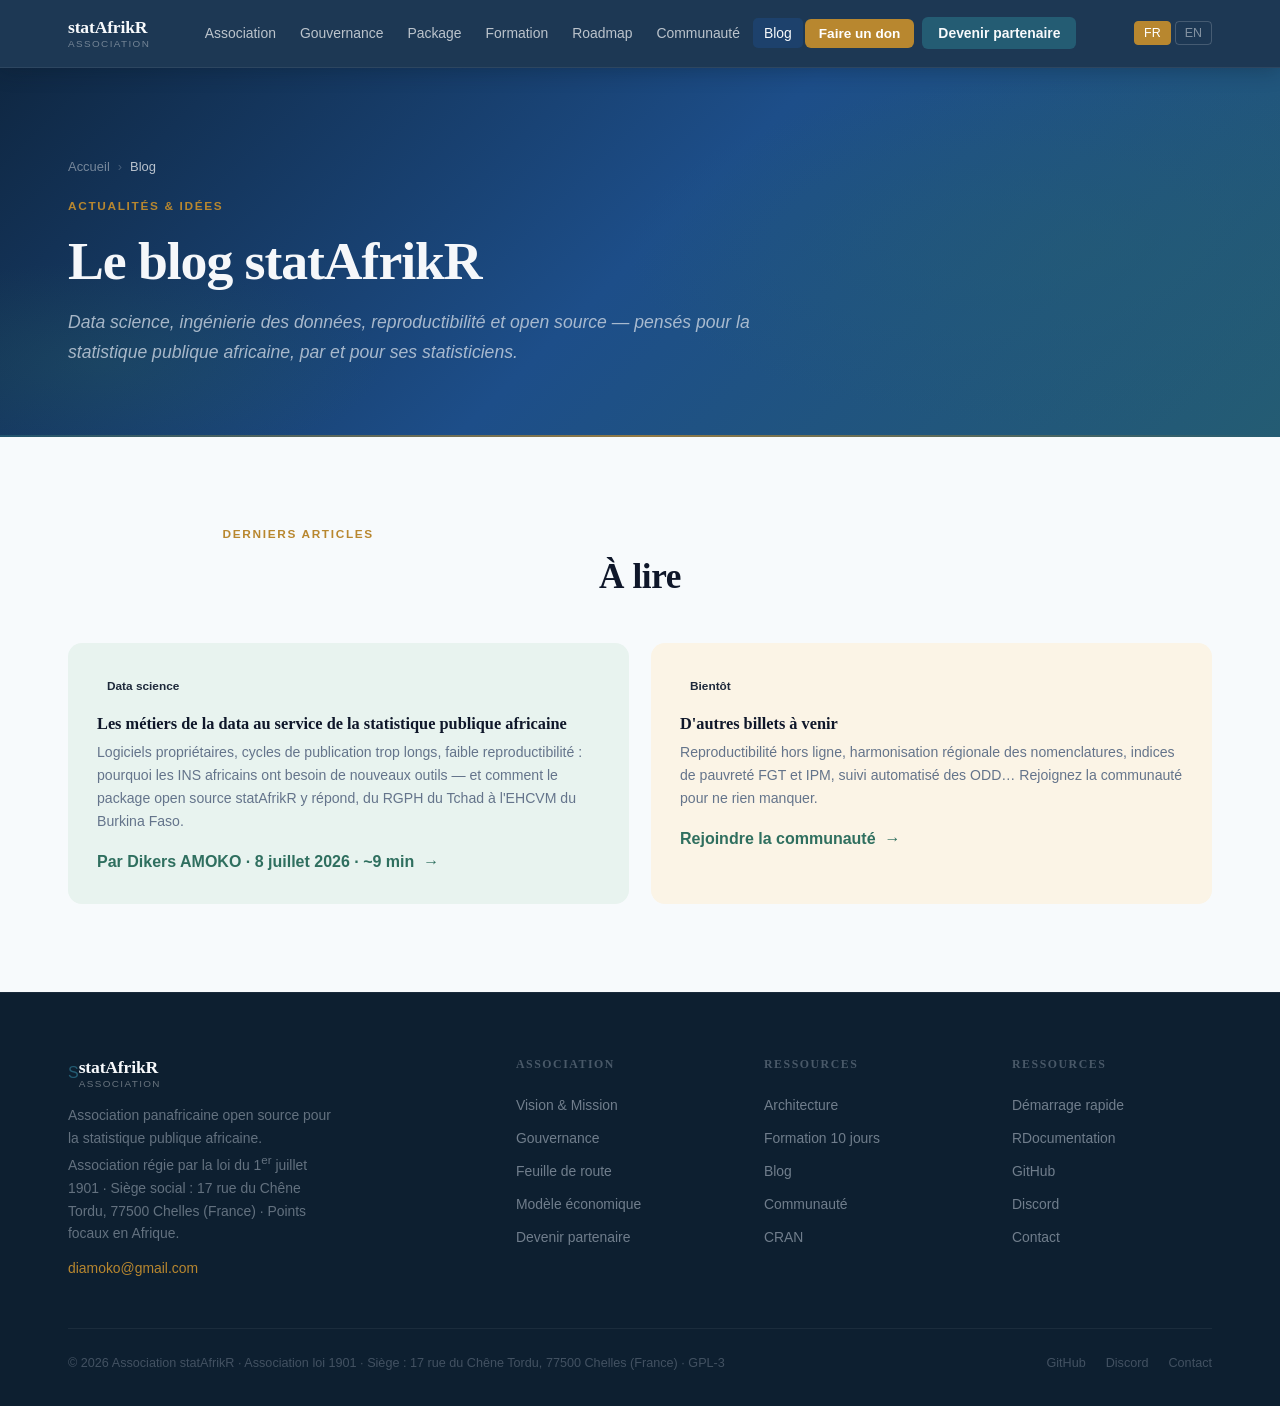
<file: blog.html>
<!DOCTYPE html>
<html lang="fr" data-lang="fr">
<head>
  <meta charset="UTF-8"><meta name="viewport" content="width=device-width, initial-scale=1.0">
  <meta name="description" content="Le blog de l'Association statAfrikR : data science, ingénierie des données, reproductibilité et open source au service de la statistique publique africaine.">
  <meta property="og:title" content="Blog — Association statAfrikR">
  <meta property="og:description" content="Idées, méthodes et cas d'usage pour moderniser la statistique publique africaine.">
  <title>Blog — Association statAfrikR</title>
  <link rel="stylesheet" href="assets/css/main.css">
</head>
<body>
<nav class="nav" role="navigation" aria-label="Navigation principale">
  <div class="nav-inner">
    <a href="index.html" class="nav-logo" aria-label="Accueil Association statAfrikR">
      <div class="nav-logo-text">
        <span class="nav-logo-name">statAfrikR</span>
        <span class="nav-logo-sub">Association</span>
      </div>
    </a>
    <ul class="nav-links" role="list">
      <li><a href="association.html" data-i18n="nav.association">Association</a></li>
      <li><a href="gouvernance.html" data-i18n="nav.gouvernance">Gouvernance</a></li>
      <li><a href="package.html" data-i18n="nav.package">Package</a></li>
      <li><a href="formation.html" data-i18n="nav.formation">Formation</a></li>
      <li><a href="roadmap.html" data-i18n="nav.roadmap">Roadmap</a></li>
      <li><a href="communaute.html" data-i18n="nav.communaute">Communauté</a></li>
      <li><a href="blog.html" class="active">Blog</a></li>
      <li><a href="don.html" class="nav-don" data-i18n="nav.don" aria-label="Faire un don à l'Association">Faire un don</a></li>
      <li><a href="partenariat.html" class="nav-cta" data-i18n="nav.partenaire">Devenir partenaire</a></li>
    </ul>
    <div class="nav-lang">
      <button class="lang-btn" data-lang="fr" aria-label="Français">FR</button>
      <button class="lang-btn" data-lang="en" aria-label="English">EN</button>
    </div>
    <button class="nav-toggle" aria-label="Menu" aria-expanded="false">☰</button>
  </div>
</nav>

<header class="page-hero">
  <div class="page-hero-inner">
    <nav class="breadcrumb" aria-label="Fil d'Ariane"><a href="index.html" data-i18n="bc.home">Accueil</a><span>›</span><span style="color:rgba(255,255,255,0.7)">Blog</span></nav>
    <p class="section-label" style="color:var(--amber)">Actualités &amp; idées</p>
    <h1>Le blog statAfrikR</h1>
    <p class="lead">Data science, ingénierie des données, reproductibilité et open source — pensés pour la statistique publique africaine, par et pour ses statisticiens.</p>
  </div>
</header>

<main>
<section id="articles" aria-labelledby="articles-title">
  <div class="container">
    <p class="section-label text-center">Derniers articles</p>
    <h2 id="articles-title" class="section-title text-center fade-in">À lire</h2>
    <div class="grid-2" style="margin-top:44px;">

      <a href="blog-metiers-data.html" class="card card-sage fade-in" style="text-decoration:none;color:inherit;display:block;">
        <span class="badge">Data science</span>
        <h3 class="card-title" style="margin-top:14px;">Les métiers de la data au service de la statistique publique africaine</h3>
        <p class="card-text">Logiciels propriétaires, cycles de publication trop longs, faible reproductibilité : pourquoi les INS africains ont besoin de nouveaux outils — et comment le package open source statAfrikR y répond, du RGPH du Tchad à l'EHCVM du Burkina Faso.</p>
        <p style="margin-top:16px;color:var(--pine);font-weight:700;">Par Dikers AMOKO · 8 juillet 2026 · ~9 min &nbsp;→</p>
      </a>

      <div class="card card-parch fade-in">
        <span class="badge">Bientôt</span>
        <h3 class="card-title" style="margin-top:14px;">D'autres billets à venir</h3>
        <p class="card-text">Reproductibilité hors ligne, harmonisation régionale des nomenclatures, indices de pauvreté FGT et IPM, suivi automatisé des ODD… Rejoignez la communauté pour ne rien manquer.</p>
        <p style="margin-top:16px;"><a href="communaute.html" style="color:var(--pine);font-weight:700;">Rejoindre la communauté &nbsp;→</a></p>
      </div>

    </div>
  </div>
</section>
</main>

<footer class="footer" role="contentinfo">
  <div class="container">
    <div class="footer-grid">
      <div class="footer-brand">
        <a href="index.html" class="nav-logo" style="text-decoration:none;"><div class="nav-logo-mark">S</div><div class="nav-logo-text"><span class="nav-logo-name">statAfrikR</span><span class="nav-logo-sub">Association</span></div></a>
        <p>Association panafricaine open source pour la statistique publique africaine. Association régie par la loi du 1<sup>er</sup> juillet 1901 · Siège social : 17 rue du Chêne Tordu, 77500 Chelles (France) · Points focaux en Afrique.</p>
        <p style="margin-top:12px;"><a href="mailto:diamoko@gmail.com" style="color:var(--amber);">diamoko@gmail.com</a></p>
      </div>
      <div class="footer-col"><h4>Association</h4><a href="association.html">Vision &amp; Mission</a><a href="gouvernance.html" data-i18n="nav.gouvernance">Gouvernance</a><a href="roadmap.html">Feuille de route</a><a href="financement.html">Modèle économique</a><a href="partenariat.html">Devenir partenaire</a></div>
      <div class="footer-col"><h4 data-i18n="footer.col3">Ressources</h4><a href="package.html">Architecture</a><a href="formation.html">Formation 10 jours</a><a href="blog.html">Blog</a><a href="communaute.html" data-i18n="nav.communaute">Communauté</a><a href="https://cran.r-project.org/web/packages/statAfrikR/index.html" target="_blank" rel="noopener">CRAN</a></div>
      <div class="footer-col"><h4>Ressources</h4><a href="https://cran.r-project.org/web/packages/statAfrikR/vignettes/demarrage-rapide.html" target="_blank" rel="noopener">Démarrage rapide</a><a href="https://www.rdocumentation.org/packages/statAfrikR/versions/0.2.1" target="_blank" rel="noopener">RDocumentation</a><a href="https://github.com/damoko2004/statAfrikR" target="_blank" rel="noopener">GitHub</a><a href="https://discord.gg/kcfA27Yz" target="_blank" rel="noopener">Discord</a><a href="contact.html">Contact</a></div>
    </div>
    <div class="footer-bottom"><span data-i18n="footer.legal">© 2026 Association statAfrikR · Association loi 1901 · GPL-3</span><div class="footer-links"><a href="https://github.com/damoko2004/statAfrikR" target="_blank" rel="noopener">GitHub</a><a href="https://discord.gg/kcfA27Yz" target="_blank" rel="noopener">Discord</a><a href="contact.html">Contact</a></div></div>
  </div>
</footer>
<div class="org-tooltip" role="tooltip" aria-live="polite"></div>
<script src="assets/js/main.js"></script>
<script src="assets/js/i18n.js"></script>
<script src="assets/js/stats.js"></script>
</body>
</html>
</file>
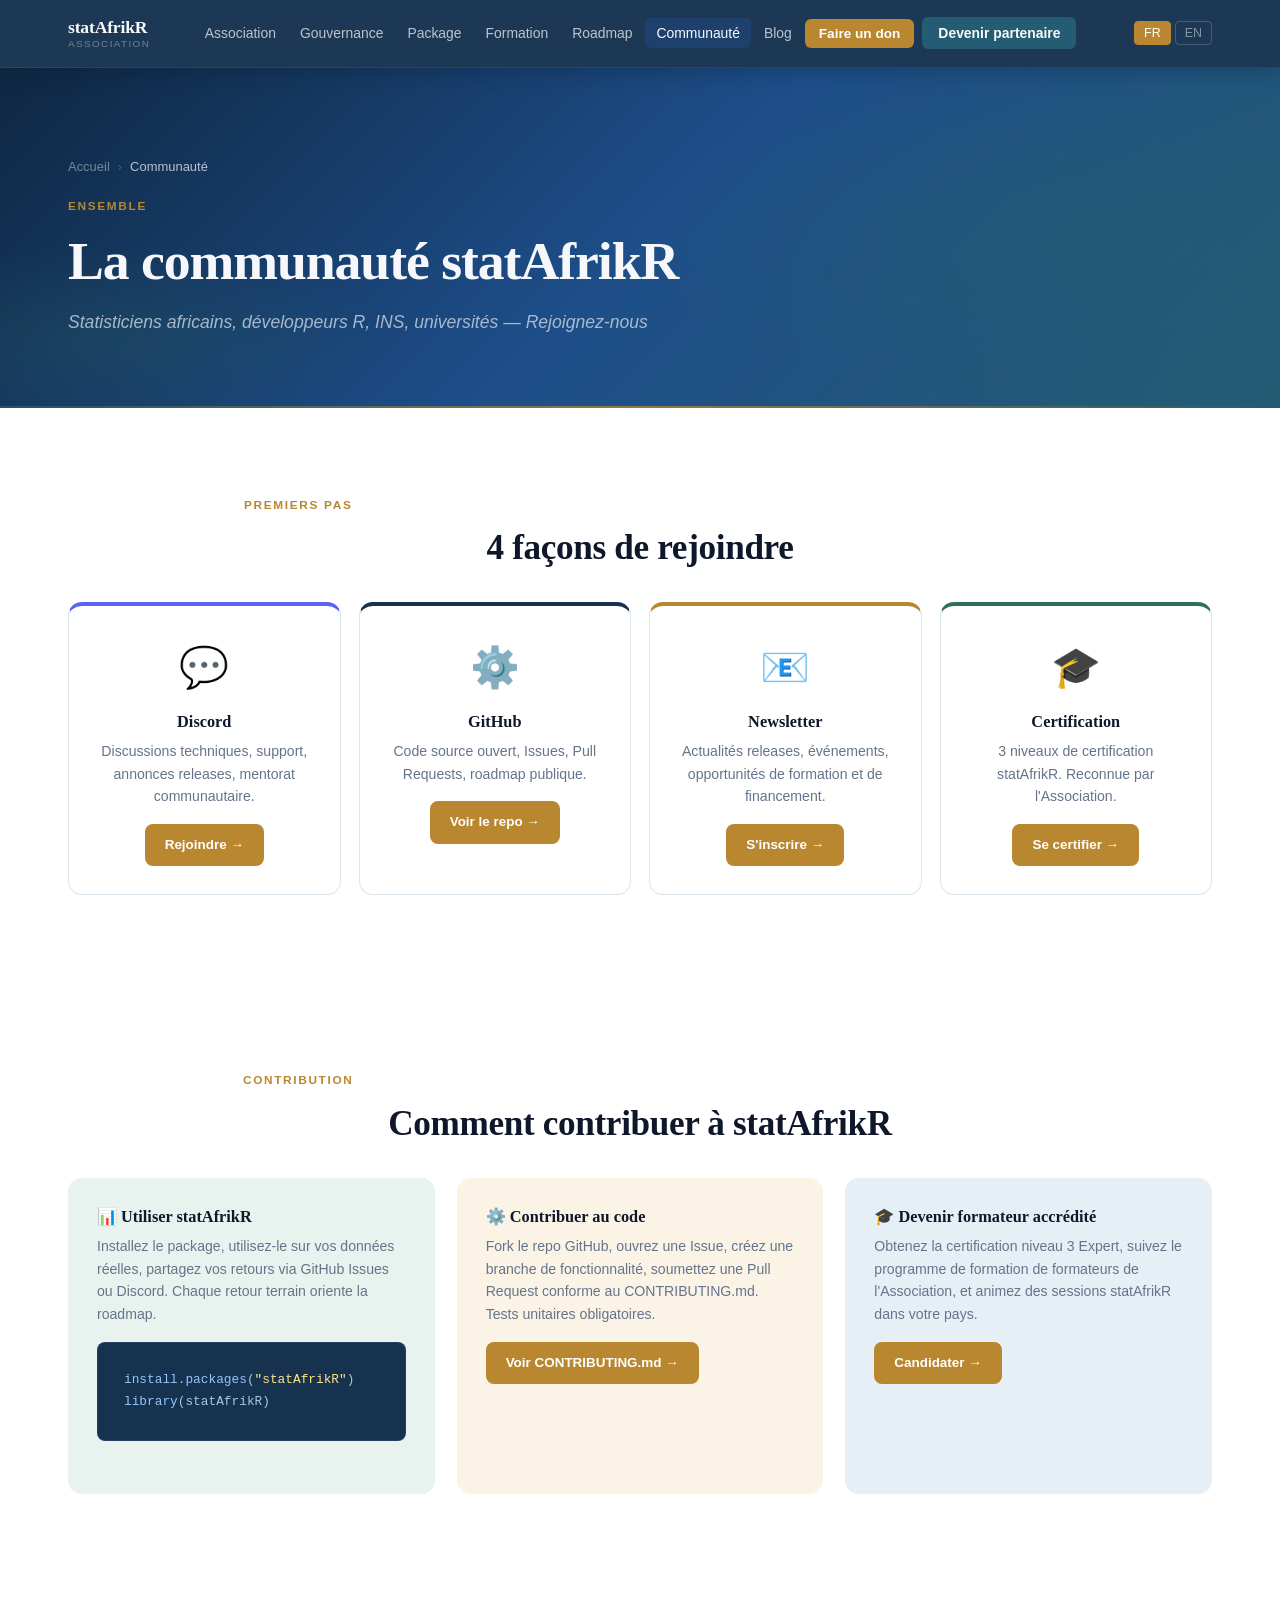
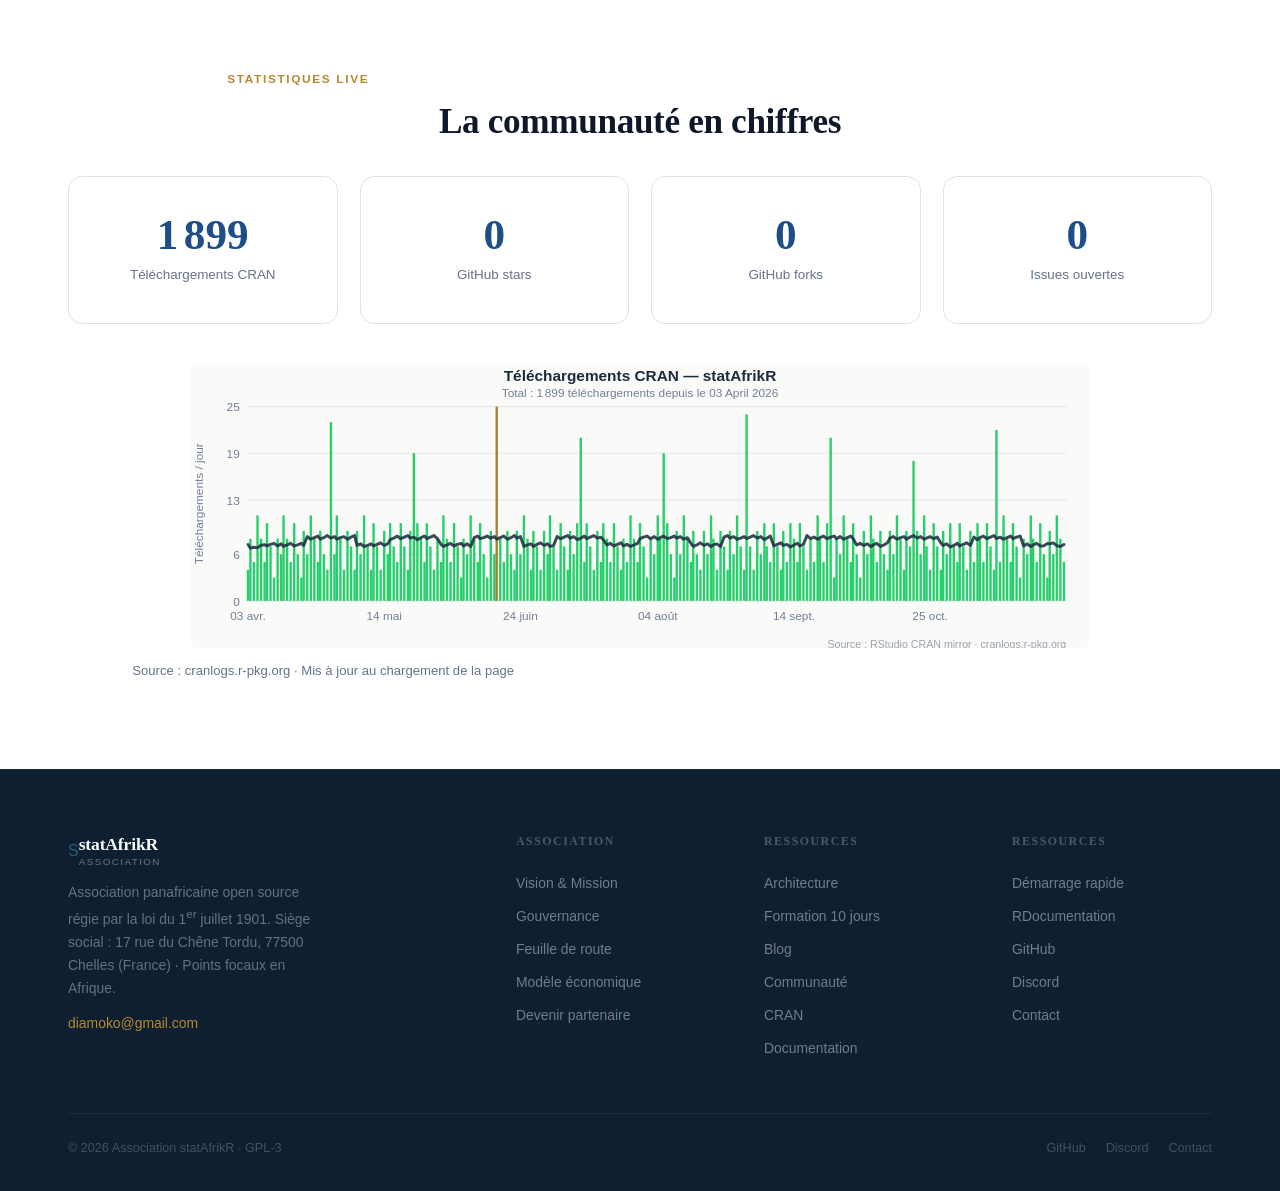
<file: communaute.html>
<!DOCTYPE html>
<html lang="fr" data-lang="fr">
<head>
  <meta charset="UTF-8"><meta name="viewport" content="width=device-width, initial-scale=1.0">
  <meta name="description" content="Rejoindre la communauté statAfrikR — Discord, GitHub, contributeurs, statistiques live.">
  <meta property="og:title" content="Communauté — Association statAfrikR">
  <meta property="og:description" content="Rejoindre la communauté statAfrikR — Discord, GitHub, contributeurs, statistiques live.">
  <title>Communauté — Association statAfrikR</title>
  <link rel="stylesheet" href="assets/css/main.css">
</head>
<body>
<nav class="nav" role="navigation" aria-label="Navigation principale">
  <div class="nav-inner">
    <a href="index.html" class="nav-logo" aria-label="Accueil Association statAfrikR">
      <div class="nav-logo-text">
        <span class="nav-logo-name">statAfrikR</span>
        <span class="nav-logo-sub">Association</span>
      </div>
    </a>
    <ul class="nav-links" role="list">
      <li><a href="association.html" data-i18n="nav.association">Association</a></li>
      <li><a href="gouvernance.html" data-i18n="nav.gouvernance">Gouvernance</a></li>
      <li><a href="package.html" data-i18n="nav.package">Package</a></li>
      <li><a href="formation.html" data-i18n="nav.formation">Formation</a></li>
      <li><a href="roadmap.html" data-i18n="nav.roadmap">Roadmap</a></li>
      <li><a href="communaute.html" class="active" data-i18n="nav.communaute">Communauté</a></li>
      <li><a href="blog.html">Blog</a></li>
      <li><a href="don.html" class="nav-don" data-i18n="nav.don" data-i18n="nav.don" aria-label="Faire un don à l'Association">Faire un don</a></li>
      <li><a href="partenariat.html" class="nav-cta" data-i18n="nav.partenaire" data-i18n="nav.partenaire">Devenir partenaire</a></li>
    </ul>
    <div class="nav-lang">
      <button class="lang-btn" data-lang="fr" aria-label="Français">FR</button>
      <button class="lang-btn" data-lang="en" aria-label="English">EN</button>
    </div>
    <button class="nav-toggle" aria-label="Menu" aria-expanded="false">☰</button>
  </div>
</nav>
<main>

<header class="page-hero"><div class="page-hero-inner">
  <nav class="breadcrumb" aria-label="Fil d'Ariane"><a href="index.html" data-i18n="bc.home">Accueil</a><span>›</span><span style="color:rgba(255,255,255,0.7)" data-i18n="bc.communaute">Communauté</span></nav>
  <p class="section-label" style="color:var(--amber)">Ensemble</p>
  <h1 data-i18n="page.comm.h1">La communauté statAfrikR</h1>
  <p class="lead" data-i18n="page.comm.lead">Statisticiens africains, développeurs R, INS, universités — Rejoignez-nous</p>
</div></header>

<section id="rejoindre" aria-labelledby="join-title">
<div class="container">
  <p class="section-label text-center">Premiers pas</p>
  <h2 id="join-title" data-i18n="title.rejoindre" class="section-title text-center fade-in">4 façons de rejoindre</h2>
  <div class="grid-4" style="margin-top:32px;">
    <a href="https://discord.gg/kcfA27Yz" target="_blank" rel="noopener" class="card" style="text-align:center;text-decoration:none;border-top:4px solid #5865F2;">
      <div style="font-size:2.5rem;margin-bottom:12px;">💬</div>
      <h3 class="card-title">Discord</h3>
      <p class="card-text">Discussions techniques, support, annonces releases, mentorat communautaire.</p>
      <div class="btn btn-primary btn-sm" style="margin-top:16px;display:inline-flex;">Rejoindre →</div>
    </a>
    <a href="https://github.com/damoko2004/statAfrikR" target="_blank" rel="noopener" class="card" style="text-align:center;text-decoration:none;border-top:4px solid var(--ink);">
      <div style="font-size:2.5rem;margin-bottom:12px;">⚙️</div>
      <h3 class="card-title">GitHub</h3>
      <p class="card-text">Code source ouvert, Issues, Pull Requests, roadmap publique.</p>
      <div class="btn btn-primary btn-sm" style="margin-top:16px;display:inline-flex;">Voir le repo →</div>
    </a>
    <a href="contact.html" class="card" style="text-align:center;text-decoration:none;border-top:4px solid var(--amber);">
      <div style="font-size:2.5rem;margin-bottom:12px;">📧</div>
      <h3 class="card-title">Newsletter</h3>
      <p class="card-text">Actualités releases, événements, opportunités de formation et de financement.</p>
      <div class="btn btn-amber btn-sm" style="margin-top:16px;display:inline-flex;">S'inscrire →</div>
    </a>
    <a href="formation.html#certification" class="card" style="text-align:center;text-decoration:none;border-top:4px solid var(--pine);">
      <div style="font-size:2.5rem;margin-bottom:12px;">🎓</div>
      <h3 class="card-title">Certification</h3>
      <p class="card-text">3 niveaux de certification statAfrikR. Reconnue par l'Association.</p>
      <div class="btn btn-primary btn-sm" style="margin-top:16px;display:inline-flex;">Se certifier →</div>
    </a>
  </div>
</div>
</section>

<section id="contribuer" style="background:var(--white);" aria-labelledby="contrib-title">
<div class="container">
  <p class="section-label text-center">Contribution</p>
  <h2 id="contrib-title" data-i18n="title.contribuer" class="section-title text-center fade-in">Comment contribuer à statAfrikR</h2>
  <div class="grid-3" style="margin-top:32px;">
    <div class="card card-sage fade-in"><h3 class="card-title">📊 Utiliser statAfrikR</h3>
      <p class="card-text">Installez le package, utilisez-le sur vos données réelles, partagez vos retours via GitHub Issues ou Discord. Chaque retour terrain oriente la roadmap.</p>
      <div class="code-block" style="margin-top:16px;"><pre style="font-size:0.8rem;"><span class="code-fn">install.packages</span>(<span class="code-str">"statAfrikR"</span>)
<span class="code-fn">library</span>(statAfrikR)</pre></div>
    </div>
    <div class="card card-parch fade-in"><h3 class="card-title">⚙️ Contribuer au code</h3>
      <p class="card-text">Fork le repo GitHub, ouvrez une Issue, créez une branche de fonctionnalité, soumettez une Pull Request conforme au CONTRIBUTING.md. Tests unitaires obligatoires.</p>
      <a href="https://github.com/damoko2004/statAfrikR" target="_blank" rel="noopener" class="btn btn-primary btn-sm" style="margin-top:16px;display:inline-flex;">Voir CONTRIBUTING.md →</a>
    </div>
    <div class="card card-skylt fade-in"><h3 class="card-title">🎓 Devenir formateur accrédité</h3>
      <p class="card-text">Obtenez la certification niveau 3 Expert, suivez le programme de formation de formateurs de l'Association, et animez des sessions statAfrikR dans votre pays.</p>
      <a href="contact.html" class="btn btn-primary btn-sm" style="margin-top:16px;display:inline-flex;">Candidater →</a>
    </div>
  </div>
</div>
</section>

<section id="stats-live" aria-labelledby="live-title">
<div class="container">
  <p class="section-label text-center">Statistiques live</p>
  <h2 id="live-title" data-i18n="title.comm.stats" class="section-title text-center fade-in">La communauté en chiffres</h2>
  <div class="stats-grid" style="margin-top:32px;">
    <div class="stat-card fade-in"><div class="stat-num cran-total-val">1 220</div><div class="stat-label" data-i18n="comm.kpi.1">Téléchargements CRAN totaux</div></div>
    <div class="stat-card fade-in"><div class="stat-num" id="gh-stars">—</div><div class="stat-label" data-i18n="comm.kpi.2">GitHub stars</div></div>
    <div class="stat-card fade-in"><div class="stat-num" id="gh-forks">—</div><div class="stat-label" data-i18n="comm.kpi.3">GitHub forks</div></div>
    <div class="stat-card fade-in"><div class="stat-num" id="gh-issues">—</div><div class="stat-label" data-i18n="comm.kpi.4">Issues ouvertes</div></div>
  </div>
  <div class="chart-container fade-in" id="cran-chart" style="margin-top:40px;"><svg viewBox="0 0 700 200" style="width:100%;"><text x="350" y="110" text-anchor="middle" font-family="Arial" font-size="14" fill="#718096">Chargement des téléchargements quotidiens...</text></svg></div>
  <p style="text-align:center;margin-top:12px;font-size:0.82rem;color:var(--mist);">Source : cranlogs.r-pkg.org · Mis à jour au chargement de la page</p>
</div>
</section>

</main>
<footer class="footer" role="contentinfo"><div class="container"><div class="footer-grid"><div class="footer-brand"><a href="index.html" class="nav-logo" style="text-decoration:none;"><div class="nav-logo-mark">S</div><div class="nav-logo-text"><span class="nav-logo-name">statAfrikR</span><span class="nav-logo-sub">Association</span></div></a><p>Association panafricaine open source régie par la loi du 1<sup>er</sup> juillet 1901. Siège social : 17 rue du Chêne Tordu, 77500 Chelles (France) · Points focaux en Afrique.</p><p style="margin-top:12px;"><a href="mailto:diamoko@gmail.com" style="color:var(--amber);">diamoko@gmail.com</a></p></div><div class="footer-col"><h4>Association</h4><a href="association.html">Vision &amp; Mission</a><a href="gouvernance.html" data-i18n="nav.gouvernance">Gouvernance</a><a href="roadmap.html">Feuille de route</a><a href="financement.html">Modèle économique</a><a href="partenariat.html">Devenir partenaire</a></div><div class="footer-col"><h4 data-i18n="footer.col3">Ressources</h4><a href="package.html">Architecture</a><a href="formation.html">Formation 10 jours</a><a href="blog.html">Blog</a><a href="communaute.html" data-i18n="nav.communaute">Communauté</a><a href="https://cran.r-project.org/web/packages/statAfrikR/index.html" target="_blank" rel="noopener">CRAN</a><a href="https://damoko2004.github.io/statAfrikR/" target="_blank" rel="noopener">Documentation</a></div><div class="footer-col"><h4>Ressources</h4><a href="https://cran.r-project.org/web/packages/statAfrikR/vignettes/demarrage-rapide.html" target="_blank" rel="noopener">Démarrage rapide</a><a href="https://www.rdocumentation.org/packages/statAfrikR/versions/0.2.1" target="_blank" rel="noopener">RDocumentation</a><a href="https://github.com/damoko2004/statAfrikR" target="_blank" rel="noopener">GitHub</a><a href="https://discord.gg/kcfA27Yz" target="_blank" rel="noopener">Discord</a><a href="contact.html">Contact</a></div></div><div class="footer-bottom"><span>© 2026 Association statAfrikR · GPL-3</span><div class="footer-links"><a href="https://github.com/damoko2004/statAfrikR" target="_blank" rel="noopener">GitHub</a><a href="https://discord.gg/kcfA27Yz" target="_blank" rel="noopener">Discord</a><a href="contact.html">Contact</a></div></div></div></footer><div class="org-tooltip" role="tooltip" aria-live="polite"></div><script src="assets/js/main.js"></script>
<script src="assets/js/i18n.js"></script><script src="assets/js/stats.js"></script>
</body></html>
</file>
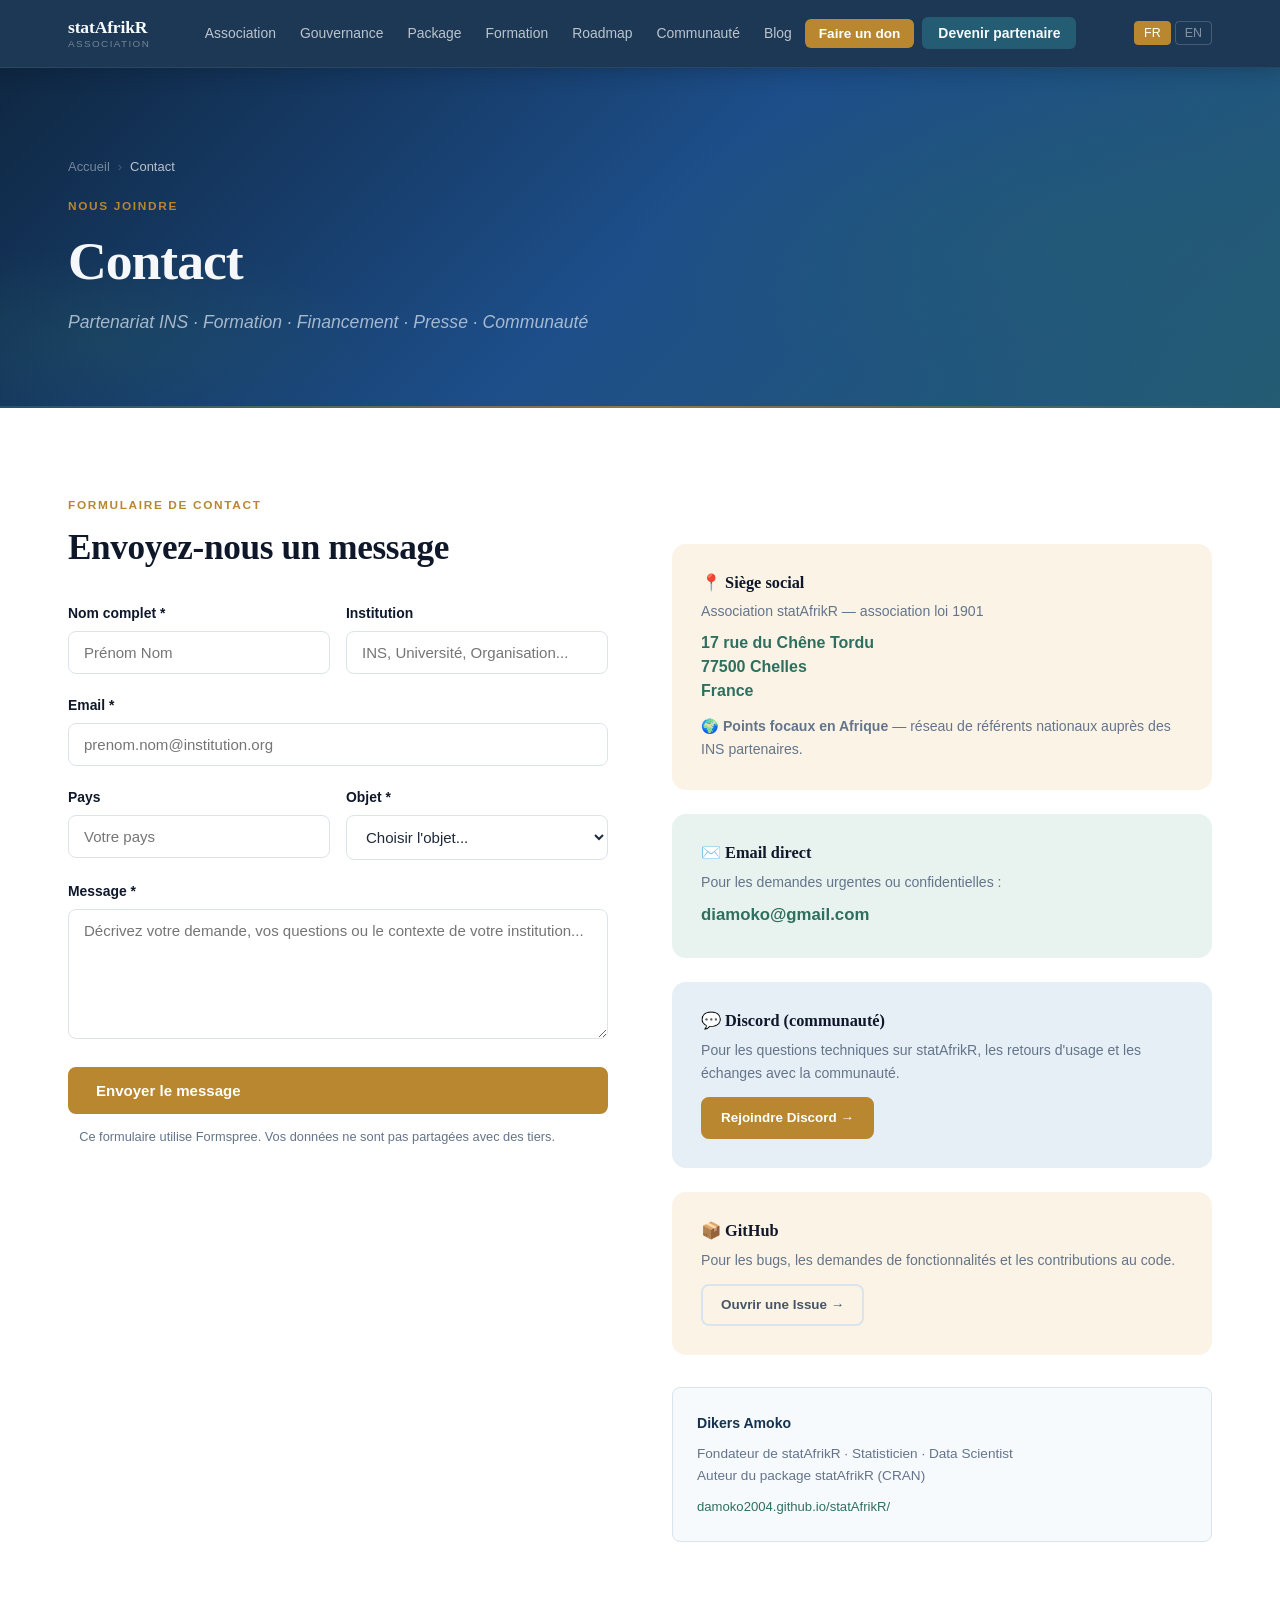
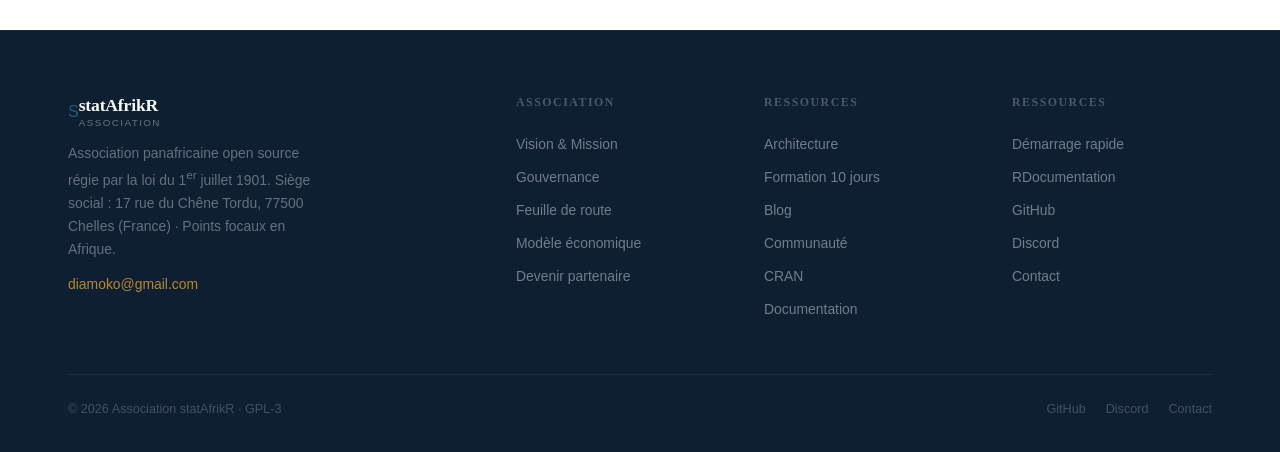
<file: contact.html>
<!DOCTYPE html>
<html lang="fr" data-lang="fr">
<head>
  <meta charset="UTF-8"><meta name="viewport" content="width=device-width, initial-scale=1.0">
  <meta name="description" content="Contacter l'Association statAfrikR — Partenariat INS, formation, financement, presse. Dikers Amoko.">
  <meta property="og:title" content="Contact — Association statAfrikR">
  <meta property="og:description" content="Contacter l'Association statAfrikR — Partenariat INS, formation, financement, presse. Dikers Amoko.">
  <title>Contact — Association statAfrikR</title>
  <link rel="stylesheet" href="assets/css/main.css">
</head>
<body>
<nav class="nav" role="navigation" aria-label="Navigation principale">
  <div class="nav-inner">
    <a href="index.html" class="nav-logo" aria-label="Accueil Association statAfrikR">
      <div class="nav-logo-text">
        <span class="nav-logo-name">statAfrikR</span>
        <span class="nav-logo-sub">Association</span>
      </div>
    </a>
    <ul class="nav-links" role="list">
      <li><a href="association.html" data-i18n="nav.association">Association</a></li>
      <li><a href="gouvernance.html" data-i18n="nav.gouvernance">Gouvernance</a></li>
      <li><a href="package.html" data-i18n="nav.package">Package</a></li>
      <li><a href="formation.html" data-i18n="nav.formation">Formation</a></li>
      <li><a href="roadmap.html" data-i18n="nav.roadmap">Roadmap</a></li>
      <li><a href="communaute.html" data-i18n="nav.communaute">Communauté</a></li>
      <li><a href="blog.html">Blog</a></li>
      <li><a href="don.html" class="nav-don" data-i18n="nav.don" data-i18n="nav.don" aria-label="Faire un don à l'Association">Faire un don</a></li>
      <li><a href="partenariat.html" class="nav-cta" data-i18n="nav.partenaire" data-i18n="nav.partenaire">Devenir partenaire</a></li>
    </ul>
    <div class="nav-lang">
      <button class="lang-btn" data-lang="fr" aria-label="Français">FR</button>
      <button class="lang-btn" data-lang="en" aria-label="English">EN</button>
    </div>
    <button class="nav-toggle" aria-label="Menu" aria-expanded="false">☰</button>
  </div>
</nav>
<main>

<header class="page-hero"><div class="page-hero-inner">
  <nav class="breadcrumb" aria-label="Fil d'Ariane"><a href="index.html" data-i18n="bc.home">Accueil</a><span>›</span><span style="color:rgba(255,255,255,0.7)">Contact</span></nav>
  <p class="section-label" style="color:var(--amber)">Nous joindre</p>
  <h1>Contact</h1>
  <p class="lead">Partenariat INS · Formation · Financement · Presse · Communauté</p>
</div></header>

<section id="formulaire" aria-labelledby="form-title">
<div class="container">
  <div style="display:grid;grid-template-columns:1fr 1fr;gap:64px;align-items:start;">
    <div>
      <p class="section-label">Formulaire de contact</p>
      <h2 id="form-title" class="section-title fade-in" style="margin-bottom:32px;">Envoyez-nous un message</h2>
      <form id="contact-form" action="https://formsubmit.co/diamoko@gmail.com" method="POST" novalidate>
        <input type="hidden" name="_subject" value="Nouveau message — statafrikr.org">
        <input type="hidden" name="_template" value="table">
        <div class="form-grid-2">
          <div class="form-group"><label class="form-label" for="nom">Nom complet *</label><input class="form-input" type="text" id="nom" name="nom" required placeholder="Prénom Nom" aria-required="true"></div>
          <div class="form-group"><label class="form-label" for="institution">Institution</label><input class="form-input" type="text" id="institution" name="institution" placeholder="INS, Université, Organisation..."></div>
        </div>
        <div class="form-group"><label class="form-label" for="email">Email *</label><input class="form-input" type="email" id="email" name="email" required placeholder="prenom.nom@institution.org" aria-required="true"></div>
        <div class="form-grid-2">
          <div class="form-group"><label class="form-label" for="pays">Pays</label><input class="form-input" type="text" id="pays" name="pays" placeholder="Votre pays"></div>
          <div class="form-group"><label class="form-label" for="objet">Objet *</label>
            <select class="form-select" id="objet" name="objet" required aria-required="true">
              <option value="">Choisir l'objet...</option>
              <option value="partenariat">Partenariat INS — Héberger l'Association</option>
              <option value="formation">Organiser une session de formation</option>
              <option value="financement">Financement et mécénat</option>
              <option value="technique">Question technique sur statAfrikR</option>
              <option value="presse">Presse et communication</option>
              <option value="autre">Autre</option>
            </select>
          </div>
        </div>
        <div class="form-group"><label class="form-label" for="message">Message *</label><textarea class="form-textarea" id="message" name="message" required placeholder="Décrivez votre demande, vos questions ou le contexte de votre institution..." aria-required="true"></textarea></div>
        <button type="submit" class="btn btn-primary" style="width:100%;">Envoyer le message</button>
        <p style="font-size:0.8rem;color:var(--mist);margin-top:12px;text-align:center;">Ce formulaire utilise Formspree. Vos données ne sont pas partagées avec des tiers.</p>
      </form>
    </div>
    <div style="padding-top:48px;">
      <div class="card card-parch" style="margin-bottom:24px;">
        <h3 class="card-title">📍 Siège social</h3>
        <p class="card-text">Association statAfrikR — association loi 1901</p>
        <address style="font-style:normal;font-size:1rem;font-weight:700;color:var(--pine);margin-top:8px;line-height:1.5;">17 rue du Chêne Tordu<br>77500 Chelles<br>France</address>
        <p class="card-text" style="margin-top:12px;">🌍 <strong>Points focaux en Afrique</strong> — réseau de référents nationaux auprès des INS partenaires.</p>
      </div>
      <div class="card card-sage" style="margin-bottom:24px;">
        <h3 class="card-title">✉️ Email direct</h3>
        <p class="card-text">Pour les demandes urgentes ou confidentielles :</p>
        <a href="mailto:diamoko@gmail.com" style="font-size:1.05rem;font-weight:700;color:var(--pine);margin-top:8px;display:block;">diamoko@gmail.com</a>
      </div>
      <div class="card card-skylt" style="margin-bottom:24px;">
        <h3 class="card-title">💬 Discord (communauté)</h3>
        <p class="card-text">Pour les questions techniques sur statAfrikR, les retours d'usage et les échanges avec la communauté.</p>
        <a href="https://discord.gg/kcfA27Yz" target="_blank" rel="noopener" class="btn btn-primary btn-sm" style="margin-top:12px;display:inline-flex;">Rejoindre Discord →</a>
      </div>
      <div class="card card-parch">
        <h3 class="card-title">📦 GitHub</h3>
        <p class="card-text">Pour les bugs, les demandes de fonctionnalités et les contributions au code.</p>
        <a href="https://github.com/damoko2004/statAfrikR" target="_blank" rel="noopener" class="btn btn-outline btn-sm" style="margin-top:12px;display:inline-flex;color:var(--slate);border-color:var(--bord);">Ouvrir une Issue →</a>
      </div>
      <div style="margin-top:32px;padding:24px;background:var(--ivory);border-radius:var(--radius);border:1px solid var(--bord);">
        <p style="font-size:0.88rem;font-weight:700;color:var(--ink);margin-bottom:8px;">Dikers Amoko</p>
        <p style="font-size:0.85rem;color:var(--mist);">Fondateur de statAfrikR · Statisticien · Data Scientist<br>Auteur du package statAfrikR (CRAN)</p>
        <a href="https://damoko2004.github.io/statAfrikR/" target="_blank" rel="noopener" style="font-size:0.82rem;color:var(--pine);margin-top:8px;display:block;">damoko2004.github.io/statAfrikR/</a>
      </div>
    </div>
  </div>
</div>
</section>

</main>
<footer class="footer" role="contentinfo"><div class="container"><div class="footer-grid"><div class="footer-brand"><a href="index.html" class="nav-logo" style="text-decoration:none;"><div class="nav-logo-mark">S</div><div class="nav-logo-text"><span class="nav-logo-name">statAfrikR</span><span class="nav-logo-sub">Association</span></div></a><p>Association panafricaine open source régie par la loi du 1<sup>er</sup> juillet 1901. Siège social : 17 rue du Chêne Tordu, 77500 Chelles (France) · Points focaux en Afrique.</p><p style="margin-top:12px;"><a href="mailto:diamoko@gmail.com" style="color:var(--amber);">diamoko@gmail.com</a></p></div><div class="footer-col"><h4>Association</h4><a href="association.html">Vision &amp; Mission</a><a href="gouvernance.html" data-i18n="nav.gouvernance">Gouvernance</a><a href="roadmap.html">Feuille de route</a><a href="financement.html">Modèle économique</a><a href="partenariat.html">Devenir partenaire</a></div><div class="footer-col"><h4 data-i18n="footer.col3">Ressources</h4><a href="package.html">Architecture</a><a href="formation.html">Formation 10 jours</a><a href="blog.html">Blog</a><a href="communaute.html" data-i18n="nav.communaute">Communauté</a><a href="https://cran.r-project.org/web/packages/statAfrikR/index.html" target="_blank" rel="noopener">CRAN</a><a href="https://damoko2004.github.io/statAfrikR/" target="_blank" rel="noopener">Documentation</a></div><div class="footer-col"><h4>Ressources</h4><a href="https://cran.r-project.org/web/packages/statAfrikR/vignettes/demarrage-rapide.html" target="_blank" rel="noopener">Démarrage rapide</a><a href="https://www.rdocumentation.org/packages/statAfrikR/versions/0.2.1" target="_blank" rel="noopener">RDocumentation</a><a href="https://github.com/damoko2004/statAfrikR" target="_blank" rel="noopener">GitHub</a><a href="https://discord.gg/kcfA27Yz" target="_blank" rel="noopener">Discord</a><a href="contact.html">Contact</a></div></div><div class="footer-bottom"><span>© 2026 Association statAfrikR · GPL-3</span><div class="footer-links"><a href="https://github.com/damoko2004/statAfrikR" target="_blank" rel="noopener">GitHub</a><a href="https://discord.gg/kcfA27Yz" target="_blank" rel="noopener">Discord</a><a href="contact.html">Contact</a></div></div></div></footer><div class="org-tooltip" role="tooltip" aria-live="polite"></div><script src="assets/js/main.js"></script>
<script src="assets/js/i18n.js"></script><script src="assets/js/stats.js"></script>
</body></html>
</file>
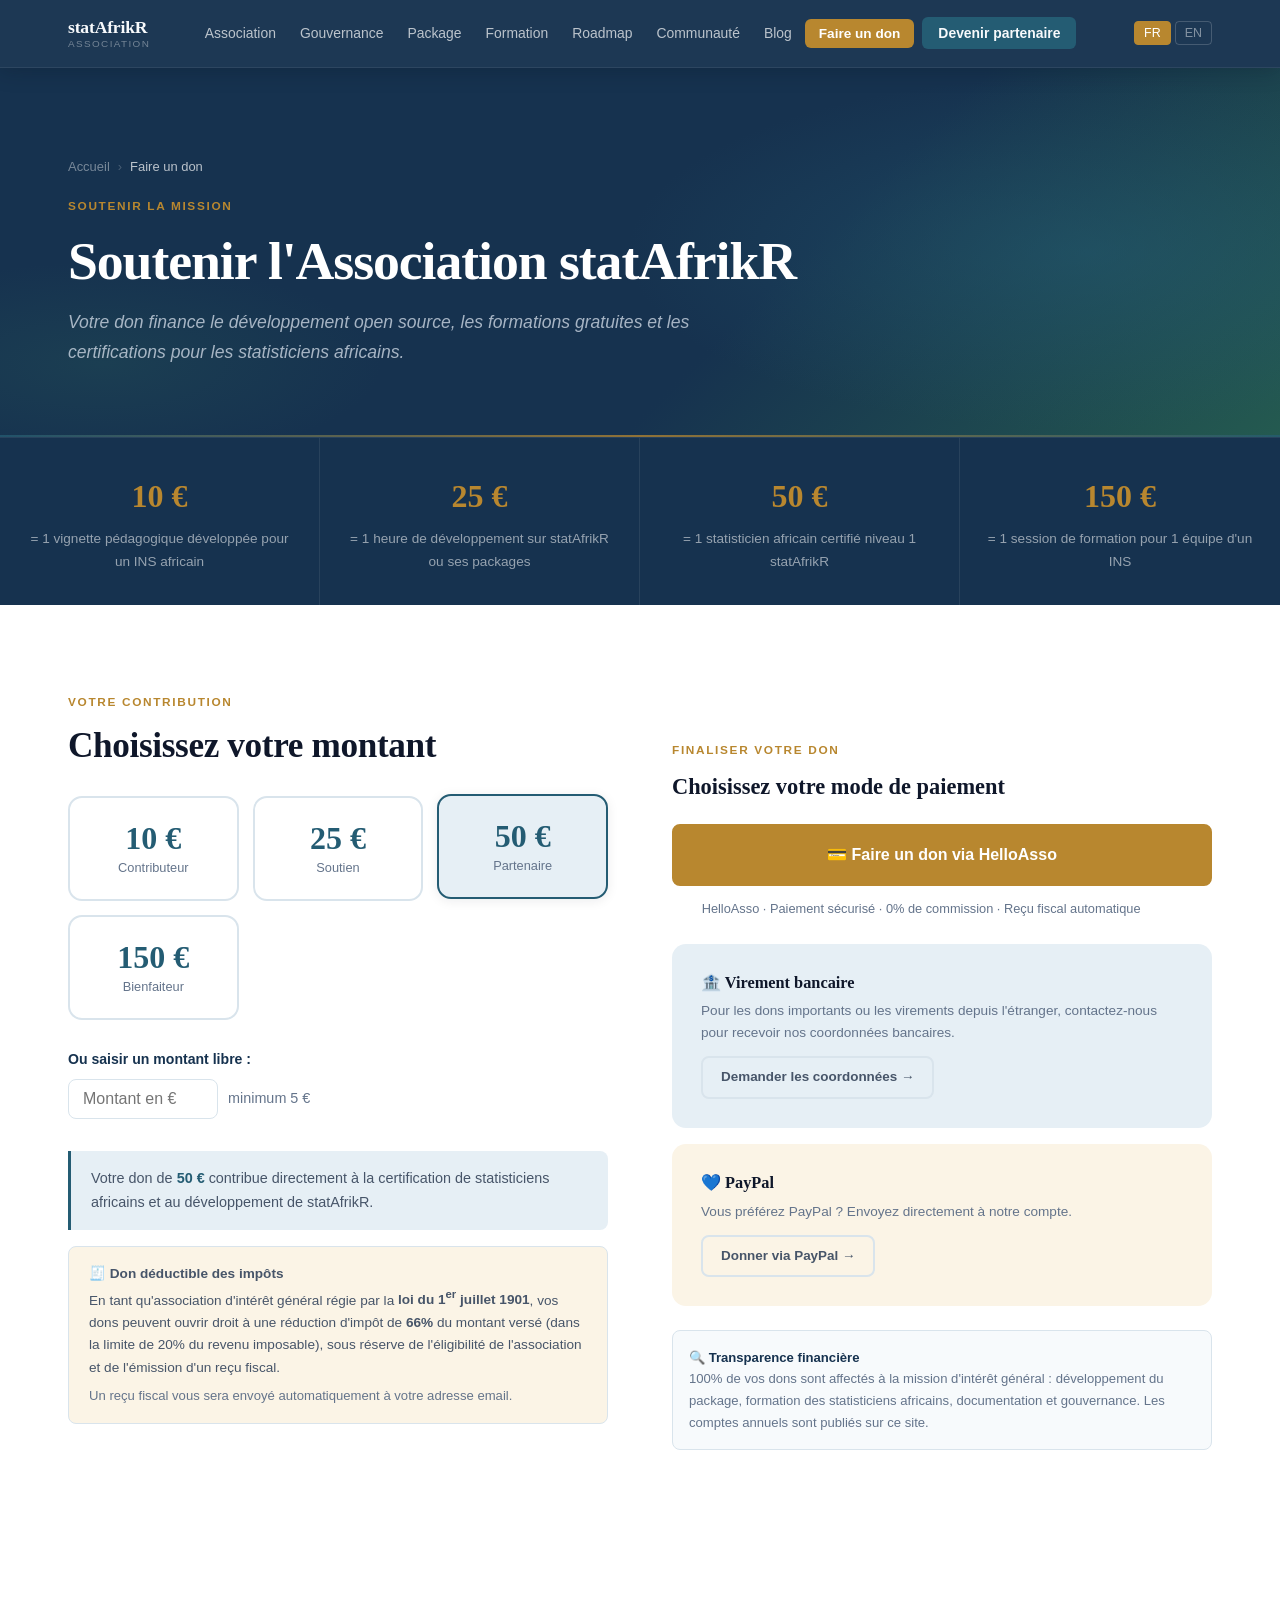
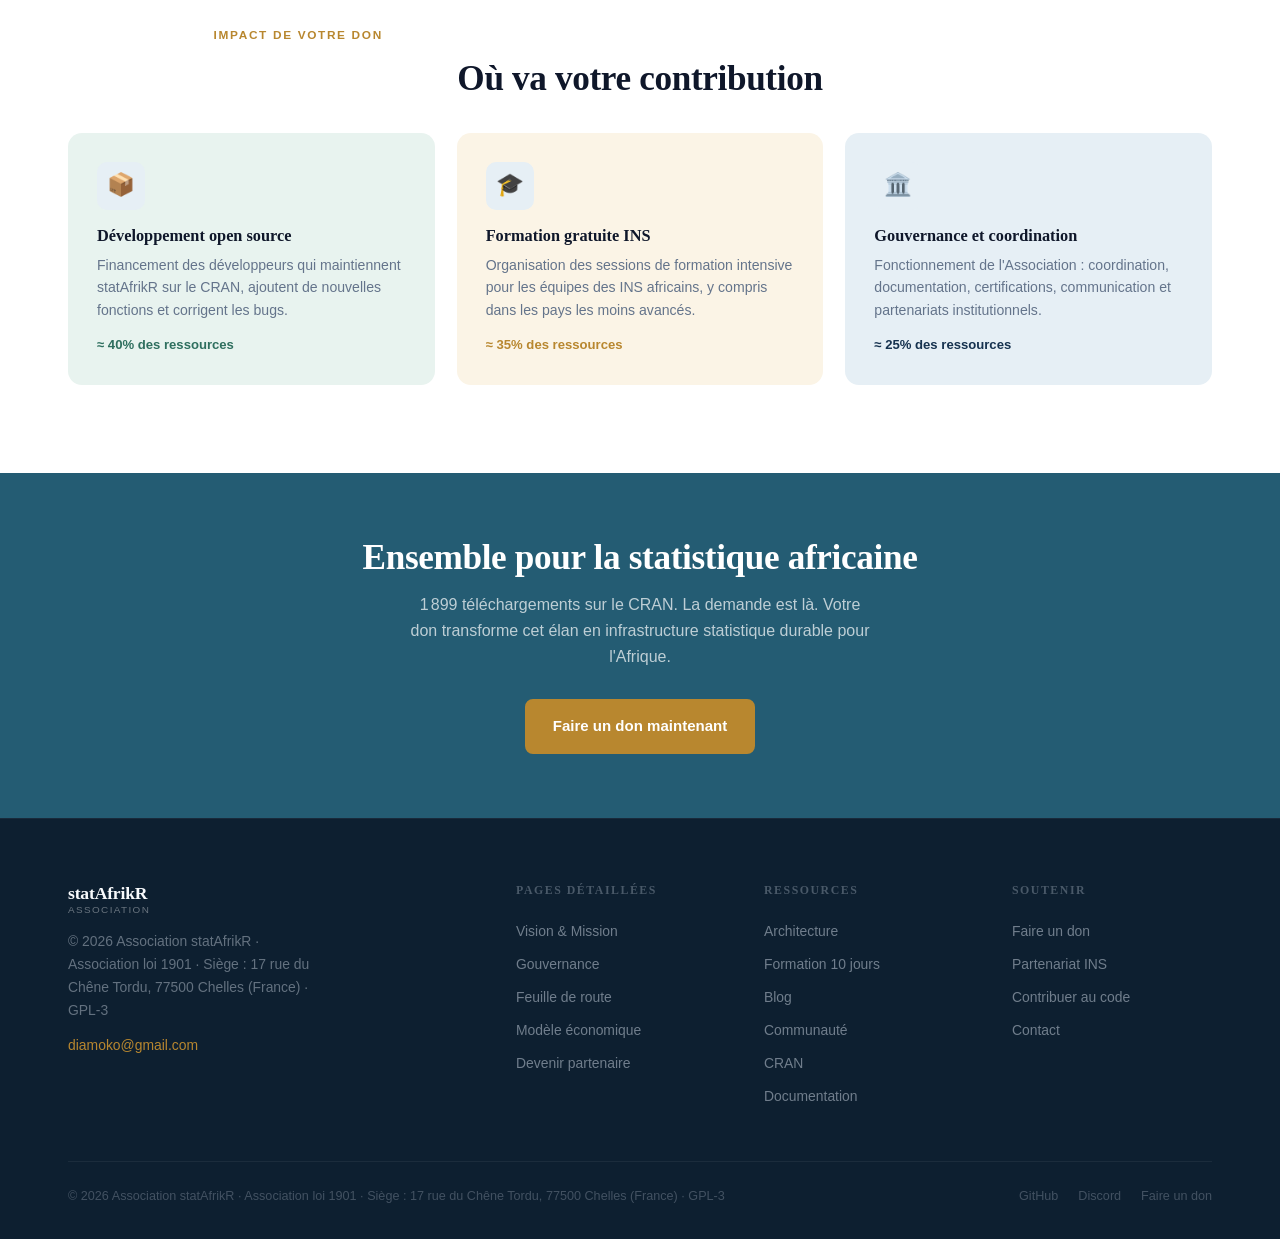
<file: don.html>
<!DOCTYPE html>
<html lang="fr" data-lang="fr">
<head>
  <meta charset="UTF-8"><meta name="viewport" content="width=device-width, initial-scale=1.0">
  <meta name="description" content="Faire un don à l'Association statAfrikR — Soutenez le développement open source statistique africain. Don déductible des impôts.">
  <meta property="og:title" content="Faire un don — Association statAfrikR">
  <meta property="og:description" content="Votre don finance le développement open source, les formations gratuites et les certifications pour les statisticiens africains.">
  <title>Faire un don — Association statAfrikR</title>
  <link rel="stylesheet" href="assets/css/main.css">
</head>
<body>

<nav class="nav" role="navigation" aria-label="Navigation principale">
  <div class="nav-inner">
    <a href="index.html" class="nav-logo" aria-label="Accueil Association statAfrikR">
      <div class="nav-logo-text">
        <span class="nav-logo-name">statAfrikR</span>
        <span class="nav-logo-sub">Association</span>
      </div>
    </a>
    <ul class="nav-links" role="list">
      <li><a href="association.html" data-i18n="nav.association">Association</a></li>
      <li><a href="gouvernance.html" data-i18n="nav.gouvernance">Gouvernance</a></li>
      <li><a href="package.html" data-i18n="nav.package">Package</a></li>
      <li><a href="formation.html" data-i18n="nav.formation">Formation</a></li>
      <li><a href="roadmap.html" data-i18n="nav.roadmap">Roadmap</a></li>
      <li><a href="communaute.html" data-i18n="nav.communaute">Communauté</a></li>
      <li><a href="blog.html">Blog</a></li>
      <li><a href="don.html" class="nav-don active" data-i18n="nav.don">Faire un don</a></li>
      <li><a href="partenariat.html" class="nav-cta" data-i18n="nav.partenaire" data-i18n="nav.partenaire">Devenir partenaire</a></li>
    </ul>
    <div class="nav-lang">
      <button class="lang-btn" data-lang="fr" aria-label="Français">FR</button>
      <button class="lang-btn" data-lang="en" aria-label="English">EN</button>
    </div>
    <button class="nav-toggle" aria-label="Menu" aria-expanded="false">☰</button>
  </div>
</nav>

<!-- Hero don -->
<header class="page-hero" style="background:linear-gradient(135deg,var(--ink) 60%,var(--pine-d) 100%);">
  <div class="page-hero-inner">
    <nav class="breadcrumb" aria-label="Fil d'Ariane"><a href="index.html" data-i18n="bc.home">Accueil</a><span>›</span><span style="color:rgba(255,255,255,0.7)" data-i18n="bc.don">Faire un don</span></nav>
    <p class="section-label" style="color:var(--amber)">Soutenir la mission</p>
    <h1 data-i18n="don.title" style="color:var(--white)">Soutenir l'Association statAfrikR</h1>
    <p class="lead" data-i18n="page.don.lead">Votre don finance le développement open source, les formations gratuites et les certifications pour les statisticiens africains.</p>
  </div>
</header>

<main>

<!-- Impact visuel -->
<section style="background:var(--ink);padding:0 0 0 0;">
  <div style="display:grid;grid-template-columns:repeat(auto-fit,minmax(200px,1fr));border-top:1px solid rgba(255,255,255,0.08);">
    <div style="padding:32px 24px;text-align:center;border-right:1px solid rgba(255,255,255,0.08);">
      <div style="font-size:2rem;font-weight:bold;color:var(--amber);font-family:var(--font-title);">10 €</div>
      <div style="font-size:0.85rem;color:rgba(255,255,255,0.55);margin-top:6px;">= 1 vignette pédagogique développée pour un INS africain</div>
    </div>
    <div style="padding:32px 24px;text-align:center;border-right:1px solid rgba(255,255,255,0.08);">
      <div style="font-size:2rem;font-weight:bold;color:var(--amber);font-family:var(--font-title);">25 €</div>
      <div style="font-size:0.85rem;color:rgba(255,255,255,0.55);margin-top:6px;">= 1 heure de développement sur statAfrikR ou ses packages</div>
    </div>
    <div style="padding:32px 24px;text-align:center;border-right:1px solid rgba(255,255,255,0.08);">
      <div style="font-size:2rem;font-weight:bold;color:var(--amber);font-family:var(--font-title);">50 €</div>
      <div style="font-size:0.85rem;color:rgba(255,255,255,0.55);margin-top:6px;">= 1 statisticien africain certifié niveau 1 statAfrikR</div>
    </div>
    <div style="padding:32px 24px;text-align:center;">
      <div style="font-size:2rem;font-weight:bold;color:var(--amber);font-family:var(--font-title);">150 €</div>
      <div style="font-size:0.85rem;color:rgba(255,255,255,0.55);margin-top:6px;">= 1 session de formation pour 1 équipe d'un INS</div>
    </div>
  </div>
</section>

<!-- Formulaire de don -->
<section id="don" aria-labelledby="don-title">
  <div class="container">
    <div style="display:grid;grid-template-columns:1fr 1fr;gap:64px;align-items:start;">

      <!-- Sélecteur de montant -->
      <div>
        <p class="section-label">Votre contribution</p>
        <h2 id="don-title" data-i18n="title.don.montant" class="section-title fade-in">Choisissez votre montant</h2>
        <div class="don-grid fade-in" role="group" aria-label="Montants de don">
          <button class="don-amount" onclick="selectAmount(10, this)" aria-label="Faire un don de 10 euros">
            <div class="don-amount-num">10 €</div>
            <div class="don-amount-label" data-i18n="don.chip1">Contributeur</div>
          </button>
          <button class="don-amount" onclick="selectAmount(25, this)" aria-label="Faire un don de 25 euros">
            <div class="don-amount-num">25 €</div>
            <div class="don-amount-label" data-i18n="don.chip2">Soutien</div>
          </button>
          <button class="don-amount selected" onclick="selectAmount(50, this)" aria-label="Faire un don de 50 euros">
            <div class="don-amount-num">50 €</div>
            <div class="don-amount-label" data-i18n="don.chip3">Partenaire</div>
          </button>
          <button class="don-amount" onclick="selectAmount(150, this)" aria-label="Faire un don de 150 euros">
            <div class="don-amount-num">150 €</div>
            <div class="don-amount-label" data-i18n="don.chip4">Bienfaiteur</div>
          </button>
        </div>

        <!-- Montant libre -->
        <div style="margin:16px 0 32px;" class="fade-in">
          <label style="font-size:0.88rem;font-weight:700;color:var(--ink);display:block;margin-bottom:8px;" for="custom-amount">Ou saisir un montant libre :</label>
          <div style="display:flex;gap:10px;align-items:center;">
            <input type="number" id="custom-amount" min="5" placeholder="Montant en €"
              style="width:150px;padding:10px 14px;border:1px solid var(--bord);border-radius:var(--radius);font-size:1rem;font-family:var(--font-body);outline:none;"
              oninput="this.closest('section').querySelector('#amount-display').textContent = this.value + ' €'"
              aria-label="Saisir un montant de don libre">
            <span style="color:var(--mist);font-size:0.9rem;">minimum 5 €</span>
          </div>
        </div>

        <!-- Récapitulatif -->
        <div class="don-impact fade-in" aria-live="polite">
          Votre don de <strong id="amount-display">50 €</strong> contribue directement à la certification de statisticiens africains et au développement de statAfrikR.
        </div>

        <!-- Infos fiscales -->
        <div style="background:var(--parch);border:1px solid var(--bord);border-radius:var(--radius);padding:16px 20px;margin-top:16px;" class="fade-in">
          <p style="font-size:0.85rem;color:var(--slate);margin-bottom:6px;">
            <strong>🧾 Don déductible des impôts</strong><br>
            En tant qu'association d'intérêt général régie par la <strong>loi du 1<sup>er</sup> juillet 1901</strong>, vos dons peuvent ouvrir droit à une réduction d'impôt de <strong>66%</strong> du montant versé (dans la limite de 20% du revenu imposable), sous réserve de l'éligibilité de l'association et de l'émission d'un reçu fiscal.
          </p>
          <p style="font-size:0.82rem;color:var(--mist);">Un reçu fiscal vous sera envoyé automatiquement à votre adresse email.</p>
        </div>
      </div>

      <!-- Options de paiement -->
      <div style="padding-top:48px;">
        <p class="section-label">Finaliser votre don</p>
        <h3 class="section-title" style="font-size:1.4rem;margin-bottom:24px;">Choisissez votre mode de paiement</h3>

        <!-- HelloAsso (recommandé pour association loi 1901 français) -->
        <a href="https://www.helloasso.com/associations/statafrikr-association/formulaires/1"
           target="_blank" rel="noopener"
           class="btn btn-primary"
           style="width:100%;justify-content:center;margin-bottom:12px;font-size:1rem;padding:16px;"
           aria-label="Faire un don via HelloAsso">
          💳 Faire un don via HelloAsso
        </a>
        <p style="font-size:0.8rem;color:var(--mist);text-align:center;margin-bottom:24px;">
          HelloAsso · Paiement sécurisé · 0% de commission · Reçu fiscal automatique
        </p>

        <!-- Virement bancaire -->
        <div class="card card-skylt fade-in" style="margin-bottom:16px;">
          <h4 class="card-title">🏦 Virement bancaire</h4>
          <p class="card-text" style="font-size:0.85rem;">Pour les dons importants ou les virements depuis l'étranger, contactez-nous pour recevoir nos coordonnées bancaires.</p>
          <a href="mailto:diamoko@gmail.com?subject=Don Association statAfrikR — virement" class="btn btn-outline btn-sm" style="margin-top:12px;color:var(--slate);border-color:var(--bord);display:inline-flex;">Demander les coordonnées →</a>
        </div>

        <!-- PayPal -->
        <div class="card card-parch fade-in">
          <h4 class="card-title">💙 PayPal</h4>
          <p class="card-text" style="font-size:0.85rem;">Vous préférez PayPal ? Envoyez directement à notre compte.</p>
          <a href="https://paypal.me/statafrikr" target="_blank" rel="noopener"
             class="btn btn-outline btn-sm" style="margin-top:12px;color:var(--slate);border-color:var(--bord);display:inline-flex;">Donner via PayPal →</a>
        </div>

        <!-- Note transparence -->
        <div style="margin-top:24px;padding:16px;background:var(--ivory);border-radius:var(--radius);border:1px solid var(--bord);font-size:0.82rem;color:var(--mist);">
          <strong style="color:var(--ink);">🔍 Transparence financière</strong><br>
          100% de vos dons sont affectés à la mission d'intérêt général : développement du package, formation des statisticiens africains, documentation et gouvernance. Les comptes annuels sont publiés sur ce site.
        </div>
      </div>

    </div>
  </div>
</section>

<!-- Pourquoi donner -->
<section style="background:var(--white);" aria-labelledby="why-title">
  <div class="container">
    <p class="section-label text-center">Impact de votre don</p>
    <h2 id="why-title" data-i18n="title.don.impact" class="section-title text-center fade-in">Où va votre contribution</h2>
    <div class="grid-3" style="margin-top:32px;">
      <div class="card card-sage fade-in">
        <div class="card-icon" aria-hidden="true">📦</div>
        <h3 class="card-title">Développement open source</h3>
        <p class="card-text">Financement des développeurs qui maintiennent statAfrikR sur le CRAN, ajoutent de nouvelles fonctions et corrigent les bugs.</p>
        <div style="margin-top:12px;font-size:0.82rem;color:var(--pine);font-weight:700;">≈ 40% des ressources</div>
      </div>
      <div class="card card-parch fade-in">
        <div class="card-icon" aria-hidden="true">🎓</div>
        <h3 class="card-title">Formation gratuite INS</h3>
        <p class="card-text">Organisation des sessions de formation intensive pour les équipes des INS africains, y compris dans les pays les moins avancés.</p>
        <div style="margin-top:12px;font-size:0.82rem;color:var(--amber);font-weight:700;">≈ 35% des ressources</div>
      </div>
      <div class="card card-skylt fade-in">
        <div class="card-icon" aria-hidden="true">🏛️</div>
        <h3 class="card-title">Gouvernance et coordination</h3>
        <p class="card-text">Fonctionnement de l'Association : coordination, documentation, certifications, communication et partenariats institutionnels.</p>
        <div style="margin-top:12px;font-size:0.82rem;color:var(--ink);font-weight:700;">≈ 25% des ressources</div>
      </div>
    </div>
  </div>
</section>

<!-- CTA final -->
<section style="background:var(--petrol);padding:64px 0;" aria-labelledby="cta-don">
  <div class="container text-center">
    <h2 id="cta-don" data-i18n="title.don.ensemble" style="color:var(--white);margin-bottom:12px;">Ensemble pour la statistique africaine</h2>
    <p style="color:rgba(255,255,255,0.7);max-width:52ch;margin:0 auto 28px;">
      <span class="cran-total-val">1 220</span> téléchargements sur le CRAN. La demande est là. Votre don transforme cet élan en infrastructure statistique durable pour l'Afrique.
    </p>
    <a href="#don" class="btn btn-amber">Faire un don maintenant</a>
  </div>
</section>

</main>

<footer class="footer" role="contentinfo">
  <div class="container">
    <div class="footer-grid">
      <div class="footer-brand">
        <a href="index.html" class="nav-logo" style="text-decoration:none;">
          <div class="nav-logo-text">
            <span class="nav-logo-name">statAfrikR</span>
            <span class="nav-logo-sub">Association</span>
          </div>
        </a>
        <p data-i18n="footer.legal">Association loi 1901 en cours de constitution · loi du 1er juillet 1901.</p>
        <p style="margin-top:12px;"><a href="mailto:diamoko@gmail.com" style="color:var(--amber);">diamoko@gmail.com</a></p>
      </div>
      <div class="footer-col"><h4 data-i18n="footer.col2">Pages détaillées</h4><a href="association.html">Vision &amp; Mission</a><a href="gouvernance.html" data-i18n="nav.gouvernance">Gouvernance</a><a href="roadmap.html">Feuille de route</a><a href="financement.html">Modèle économique</a><a href="partenariat.html">Devenir partenaire</a></div>
      <div class="footer-col"><h4 data-i18n="footer.col3">Ressources</h4><a href="package.html">Architecture</a><a href="formation.html">Formation 10 jours</a><a href="blog.html">Blog</a><a href="communaute.html" data-i18n="nav.communaute">Communauté</a><a href="https://cran.r-project.org/web/packages/statAfrikR/index.html" target="_blank" rel="noopener">CRAN</a><a href="https://damoko2004.github.io/statAfrikR/" target="_blank" rel="noopener">Documentation</a></div>
      <div class="footer-col"><h4>Soutenir</h4><a href="don.html">Faire un don</a><a href="partenariat.html">Partenariat INS</a><a href="https://github.com/damoko2004/statAfrikR" target="_blank" rel="noopener">Contribuer au code</a><a href="contact.html">Contact</a></div>
    </div>
    <div class="footer-bottom">
      <span data-i18n="footer.legal">© 2026 Association statAfrikR · Association loi 1901 en constitution · GPL-3</span>
      <div class="footer-links">
        <a href="https://github.com/damoko2004/statAfrikR" target="_blank" rel="noopener">GitHub</a>
        <a href="https://discord.gg/kcfA27Yz" target="_blank" rel="noopener">Discord</a>
        <a href="don.html">Faire un don</a>
      </div>
    </div>
  </div>
</footer>

<div class="org-tooltip" role="tooltip" aria-live="polite"></div>
<script>
function selectAmount(val, btn) {
  document.querySelectorAll('.don-amount').forEach(b => b.classList.remove('selected'));
  btn.classList.add('selected');
  document.getElementById('amount-display').textContent = val + ' €';
  document.getElementById('custom-amount').value = '';
}
</script>
<script src="assets/js/main.js"></script>
<script src="assets/js/stats.js"></script>
<script src="assets/js/i18n.js"></script>
</body>
</html>
</file>
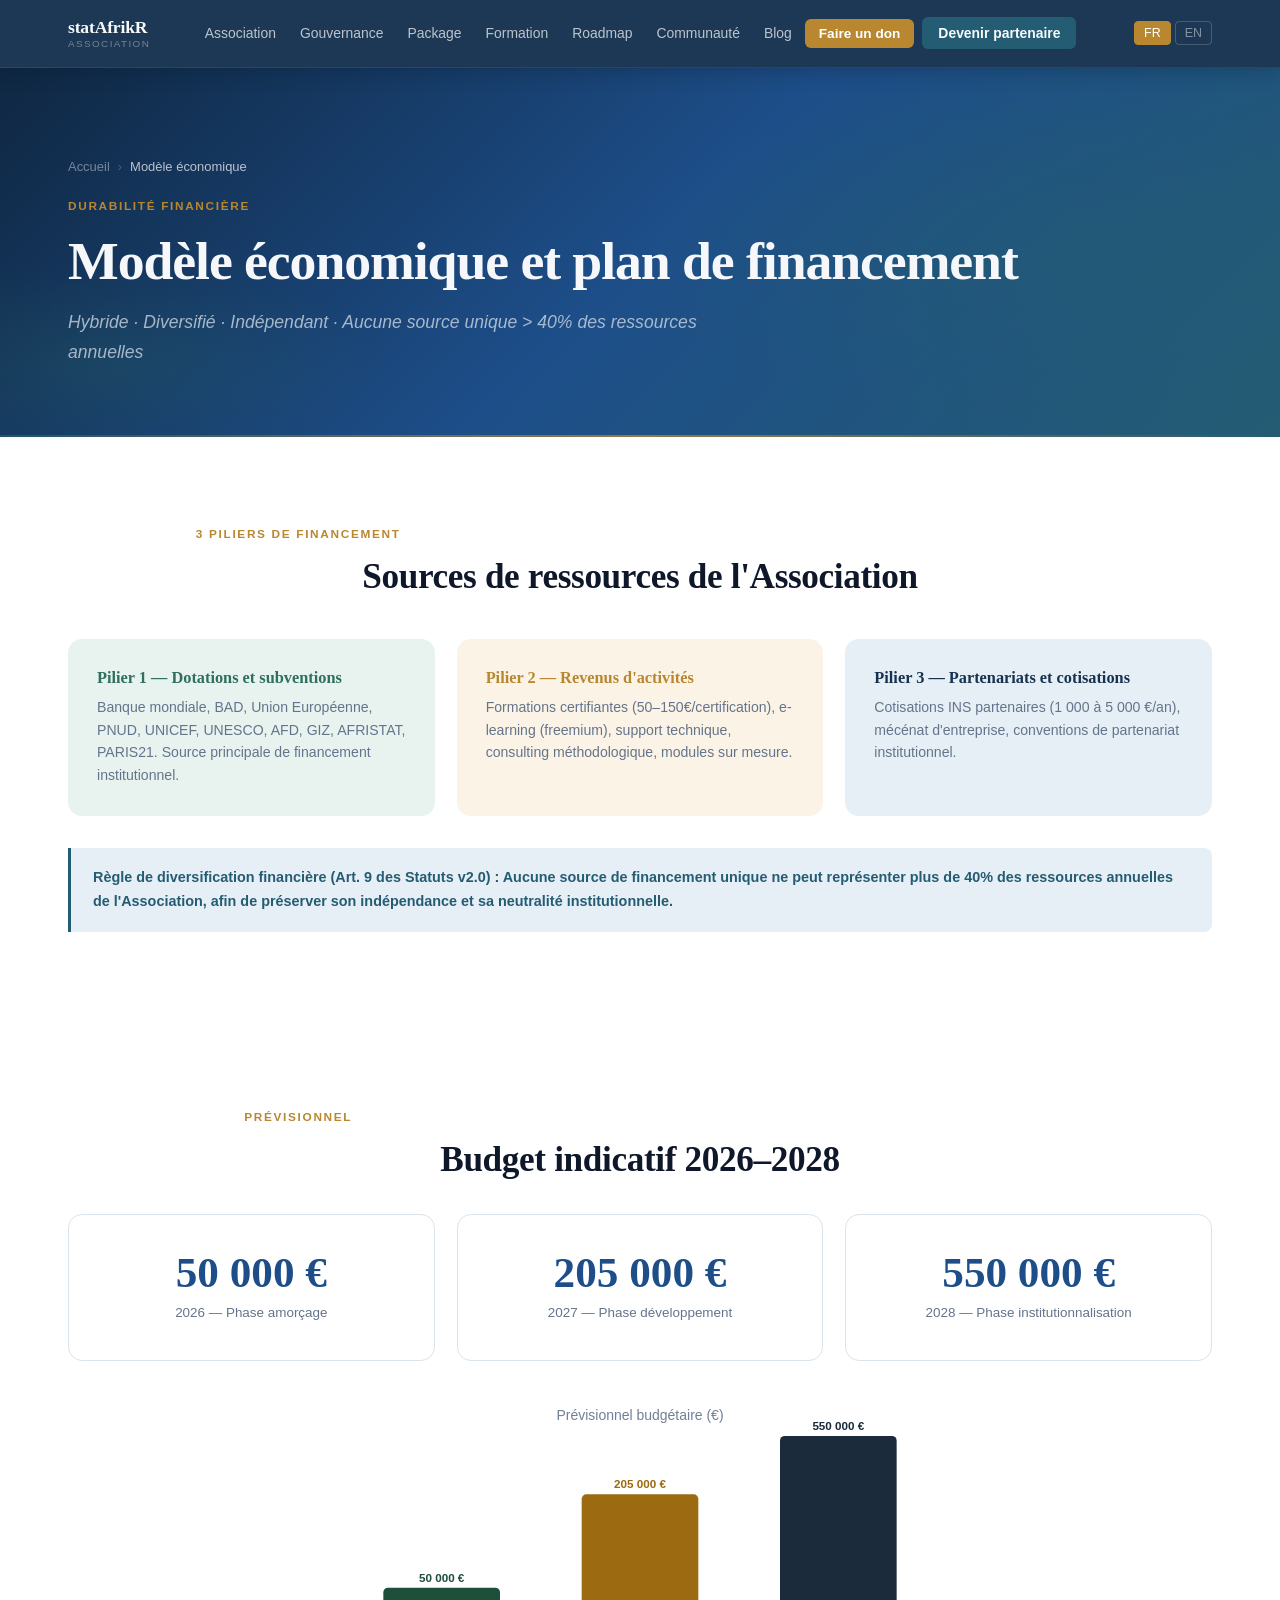
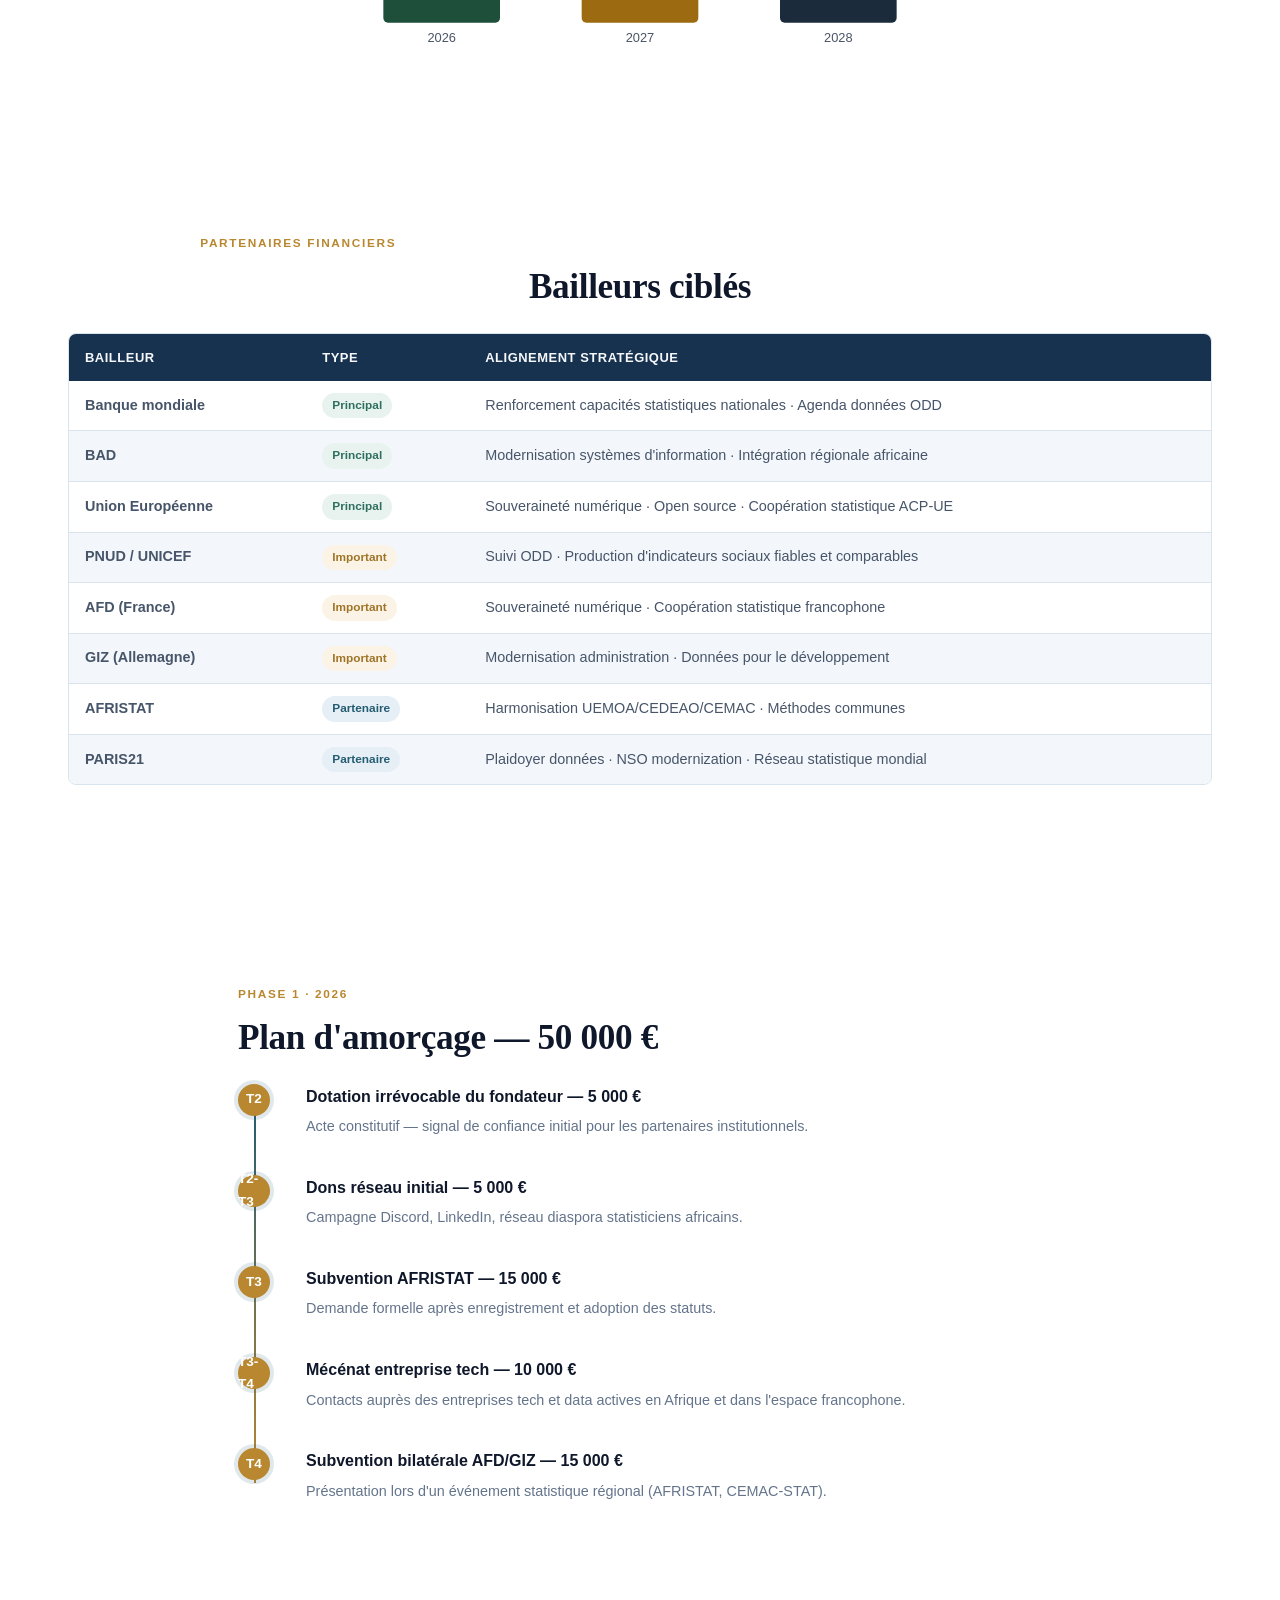
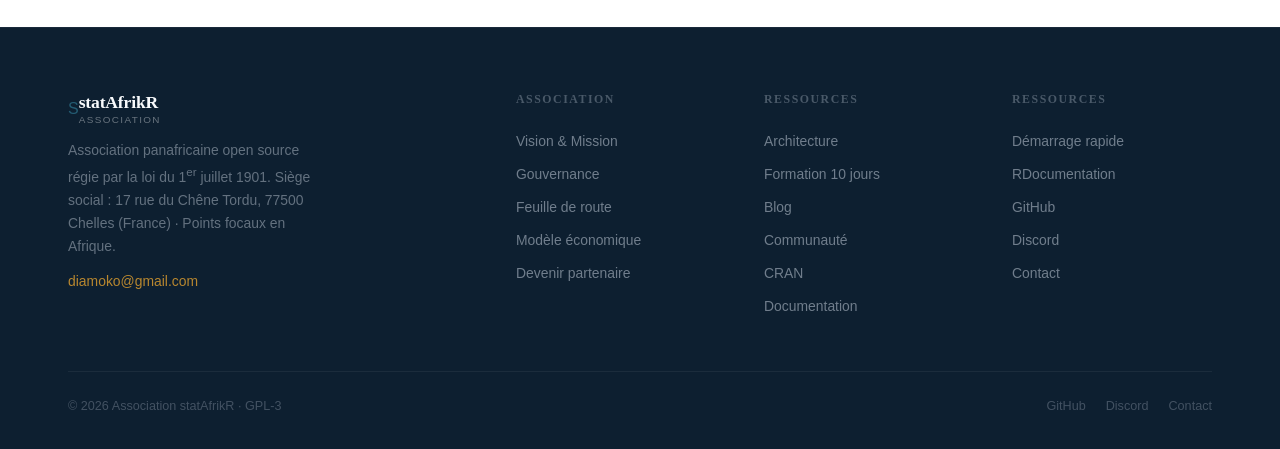
<file: financement.html>
<!DOCTYPE html>
<html lang="fr" data-lang="fr">
<head>
  <meta charset="UTF-8"><meta name="viewport" content="width=device-width, initial-scale=1.0">
  <meta name="description" content="Modèle économique et plan de financement de l'Association statAfrikR — 50k€ (2026) → 205k€ (2027) → 550k€ (2028).">
  <meta property="og:title" content="Modèle économique — Association statAfrikR">
  <meta property="og:description" content="Modèle économique et plan de financement de l'Association statAfrikR — 50k€ (2026) → 205k€ (2027) → 550k€ (2028).">
  <title>Modèle économique — Association statAfrikR</title>
  <link rel="stylesheet" href="assets/css/main.css">
</head>
<body>
<nav class="nav" role="navigation" aria-label="Navigation principale">
  <div class="nav-inner">
    <a href="index.html" class="nav-logo" aria-label="Accueil Association statAfrikR">
      <div class="nav-logo-text">
        <span class="nav-logo-name">statAfrikR</span>
        <span class="nav-logo-sub">Association</span>
      </div>
    </a>
    <ul class="nav-links" role="list">
      <li><a href="association.html" data-i18n="nav.association">Association</a></li>
      <li><a href="gouvernance.html" data-i18n="nav.gouvernance">Gouvernance</a></li>
      <li><a href="package.html" data-i18n="nav.package">Package</a></li>
      <li><a href="formation.html" data-i18n="nav.formation">Formation</a></li>
      <li><a href="roadmap.html" data-i18n="nav.roadmap">Roadmap</a></li>
      <li><a href="communaute.html" data-i18n="nav.communaute">Communauté</a></li>
      <li><a href="blog.html">Blog</a></li>
      <li><a href="don.html" class="nav-don" data-i18n="nav.don" data-i18n="nav.don" aria-label="Faire un don à l'Association">Faire un don</a></li>
      <li><a href="partenariat.html" class="nav-cta" data-i18n="nav.partenaire" data-i18n="nav.partenaire">Devenir partenaire</a></li>
    </ul>
    <div class="nav-lang">
      <button class="lang-btn" data-lang="fr" aria-label="Français">FR</button>
      <button class="lang-btn" data-lang="en" aria-label="English">EN</button>
    </div>
    <button class="nav-toggle" aria-label="Menu" aria-expanded="false">☰</button>
  </div>
</nav>
<main>

<header class="page-hero"><div class="page-hero-inner">
  <nav class="breadcrumb" aria-label="Fil d'Ariane"><a href="index.html" data-i18n="bc.home">Accueil</a><span>›</span><span style="color:rgba(255,255,255,0.7)" data-i18n="bc.financement">Modèle économique</span></nav>
  <p class="section-label" style="color:var(--amber)">Durabilité financière</p>
  <h1 data-i18n="page.fin.h1">Modèle économique et plan de financement</h1>
  <p class="lead" data-i18n="page.fin.lead">Hybride · Diversifié · Indépendant · Aucune source unique > 40% des ressources annuelles</p>
</div></header>

<section id="piliers" aria-labelledby="pil-title">
<div class="container">
  <p class="section-label text-center">3 piliers de financement</p>
  <h2 id="pil-title" data-i18n="title.3piliers" class="section-title text-center fade-in">Sources de ressources de l'Association</h2>
  <div class="grid-3" style="margin-top:40px;">
    <div class="card card-sage fade-in"><h3 class="card-title text-pine">Pilier 1 — Dotations et subventions</h3><p class="card-text">Banque mondiale, BAD, Union Européenne, PNUD, UNICEF, UNESCO, AFD, GIZ, AFRISTAT, PARIS21. Source principale de financement institutionnel.</p></div>
    <div class="card card-parch fade-in"><h3 class="card-title text-amber">Pilier 2 — Revenus d'activités</h3><p class="card-text">Formations certifiantes (50–150€/certification), e-learning (freemium), support technique, consulting méthodologique, modules sur mesure.</p></div>
    <div class="card card-skylt fade-in"><h3 class="card-title" style="color:var(--ink)">Pilier 3 — Partenariats et cotisations</h3><p class="card-text">Cotisations INS partenaires (1 000 à 5 000 €/an), mécénat d'entreprise, conventions de partenariat institutionnel.</p></div>
  </div>
  <div class="anticapture-note fade-in" style="margin-top:32px;"><strong>Règle de diversification financière (Art. 9 des Statuts v2.0) :</strong> Aucune source de financement unique ne peut représenter plus de 40% des ressources annuelles de l'Association, afin de préserver son indépendance et sa neutralité institutionnelle.</div>
</div>
</section>

<section id="previsionnel" style="background:var(--white);" aria-labelledby="prev-title">
<div class="container">
  <p class="section-label text-center">Prévisionnel</p>
  <h2 id="prev-title" data-i18n="title.budget" class="section-title text-center fade-in">Budget indicatif 2026–2028</h2>
  <div class="stats-grid" style="margin-top:32px;">
    <div class="stat-card fade-in"><div class="stat-num">50 000 €</div><div class="stat-label">2026 — Phase amorçage</div></div>
    <div class="stat-card fade-in"><div class="stat-num">205 000 €</div><div class="stat-label">2027 — Phase développement</div></div>
    <div class="stat-card fade-in"><div class="stat-num">550 000 €</div><div class="stat-label">2028 — Phase institutionnalisation</div></div>
  </div>
  <div class="chart-container fade-in" style="margin-top:40px;" aria-label="Graphique prévisionnel budgétaire" role="img">
    <svg viewBox="0 0 600 220" xmlns="http://www.w3.org/2000/svg" style="width:100%;max-width:700px;display:block;margin:0 auto;">
      <text x="300" y="16" text-anchor="middle" font-family="Arial" font-size="12" fill="#718096">Prévisionnel budgétaire (€)</text>
      <rect x="80" y="160" width="100" height="30" fill="#1D4F3A" rx="4"/><text x="130" y="207" text-anchor="middle" font-family="Arial" font-size="11" fill="#4A5568">2026</text><text x="130" y="155" text-anchor="middle" font-family="Arial" font-size="10" fill="#1D4F3A" font-weight="bold">50 000 €</text>
      <rect x="250" y="80" width="100" height="110" fill="#9C6A10" rx="4"/><text x="300" y="207" text-anchor="middle" font-family="Arial" font-size="11" fill="#4A5568">2027</text><text x="300" y="75" text-anchor="middle" font-family="Arial" font-size="10" fill="#9C6A10" font-weight="bold">205 000 €</text>
      <rect x="420" y="30" width="100" height="160" fill="#1B2B3B" rx="4"/><text x="470" y="207" text-anchor="middle" font-family="Arial" font-size="11" fill="#4A5568">2028</text><text x="470" y="25" text-anchor="middle" font-family="Arial" font-size="10" fill="#1B2B3B" font-weight="bold">550 000 €</text>
    </svg>
  </div>
</div>
</section>

<section id="bailleurs" aria-labelledby="bail-title">
<div class="container">
  <p class="section-label text-center">Partenaires financiers</p>
  <h2 id="bail-title" data-i18n="title.bailleurs" class="section-title text-center fade-in">Bailleurs ciblés</h2>
  <div class="table-wrap fade-in">
    <table role="table">
      <thead><tr><th>Bailleur</th><th>Type</th><th>Alignement stratégique</th></tr></thead>
      <tbody>
        <tr><td><strong>Banque mondiale</strong></td><td><span class="badge badge-green">Principal</span></td><td>Renforcement capacités statistiques nationales · Agenda données ODD</td></tr>
        <tr><td><strong>BAD</strong></td><td><span class="badge badge-green">Principal</span></td><td>Modernisation systèmes d'information · Intégration régionale africaine</td></tr>
        <tr><td><strong>Union Européenne</strong></td><td><span class="badge badge-green">Principal</span></td><td>Souveraineté numérique · Open source · Coopération statistique ACP-UE</td></tr>
        <tr><td><strong>PNUD / UNICEF</strong></td><td><span class="badge badge-amber">Important</span></td><td>Suivi ODD · Production d'indicateurs sociaux fiables et comparables</td></tr>
        <tr><td><strong>AFD (France)</strong></td><td><span class="badge badge-amber">Important</span></td><td>Souveraineté numérique · Coopération statistique francophone</td></tr>
        <tr><td><strong>GIZ (Allemagne)</strong></td><td><span class="badge badge-amber">Important</span></td><td>Modernisation administration · Données pour le développement</td></tr>
        <tr><td><strong>AFRISTAT</strong></td><td><span class="badge badge-blue">Partenaire</span></td><td>Harmonisation UEMOA/CEDEAO/CEMAC · Méthodes communes</td></tr>
        <tr><td><strong>PARIS21</strong></td><td><span class="badge badge-blue">Partenaire</span></td><td>Plaidoyer données · NSO modernization · Réseau statistique mondial</td></tr>
      </tbody>
    </table>
  </div>
</div>
</section>

<section id="amorçage" style="background:var(--white);" aria-labelledby="amorcage-title">
<div class="container container-sm">
  <p class="section-label">Phase 1 · 2026</p>
  <h2 id="amorcage-title" class="section-title fade-in">Plan d'amorçage — 50 000 €</h2>
  <div class="stepper fade-in" style="margin-top:24px;">
    <div class="step"><div class="step-num" style="background:var(--amber)">T2</div><div class="step-title">Dotation irrévocable du fondateur — 5 000 €</div><div class="step-desc">Acte constitutif — signal de confiance initial pour les partenaires institutionnels.</div></div>
    <div class="step"><div class="step-num" style="background:var(--amber)">T2-T3</div><div class="step-title">Dons réseau initial — 5 000 €</div><div class="step-desc">Campagne Discord, LinkedIn, réseau diaspora statisticiens africains.</div></div>
    <div class="step"><div class="step-num" style="background:var(--amber)">T3</div><div class="step-title">Subvention AFRISTAT — 15 000 €</div><div class="step-desc">Demande formelle après enregistrement et adoption des statuts.</div></div>
    <div class="step"><div class="step-num" style="background:var(--amber)">T3-T4</div><div class="step-title">Mécénat entreprise tech — 10 000 €</div><div class="step-desc">Contacts auprès des entreprises tech et data actives en Afrique et dans l'espace francophone.</div></div>
    <div class="step"><div class="step-num" style="background:var(--amber)">T4</div><div class="step-title">Subvention bilatérale AFD/GIZ — 15 000 €</div><div class="step-desc">Présentation lors d'un événement statistique régional (AFRISTAT, CEMAC-STAT).</div></div>
  </div>
</div>
</section>

</main>
<footer class="footer" role="contentinfo"><div class="container"><div class="footer-grid"><div class="footer-brand"><a href="index.html" class="nav-logo" style="text-decoration:none;"><div class="nav-logo-mark">S</div><div class="nav-logo-text"><span class="nav-logo-name">statAfrikR</span><span class="nav-logo-sub">Association</span></div></a><p>Association panafricaine open source régie par la loi du 1<sup>er</sup> juillet 1901. Siège social : 17 rue du Chêne Tordu, 77500 Chelles (France) · Points focaux en Afrique.</p><p style="margin-top:12px;"><a href="mailto:diamoko@gmail.com" style="color:var(--amber);">diamoko@gmail.com</a></p></div><div class="footer-col"><h4>Association</h4><a href="association.html">Vision &amp; Mission</a><a href="gouvernance.html" data-i18n="nav.gouvernance">Gouvernance</a><a href="roadmap.html">Feuille de route</a><a href="financement.html">Modèle économique</a><a href="partenariat.html">Devenir partenaire</a></div><div class="footer-col"><h4 data-i18n="footer.col3">Ressources</h4><a href="package.html">Architecture</a><a href="formation.html">Formation 10 jours</a><a href="blog.html">Blog</a><a href="communaute.html" data-i18n="nav.communaute">Communauté</a><a href="https://cran.r-project.org/web/packages/statAfrikR/index.html" target="_blank" rel="noopener">CRAN</a><a href="https://damoko2004.github.io/statAfrikR/" target="_blank" rel="noopener">Documentation</a></div><div class="footer-col"><h4>Ressources</h4><a href="https://cran.r-project.org/web/packages/statAfrikR/vignettes/demarrage-rapide.html" target="_blank" rel="noopener">Démarrage rapide</a><a href="https://www.rdocumentation.org/packages/statAfrikR/versions/0.2.1" target="_blank" rel="noopener">RDocumentation</a><a href="https://github.com/damoko2004/statAfrikR" target="_blank" rel="noopener">GitHub</a><a href="https://discord.gg/kcfA27Yz" target="_blank" rel="noopener">Discord</a><a href="contact.html">Contact</a></div></div><div class="footer-bottom"><span>© 2026 Association statAfrikR · GPL-3</span><div class="footer-links"><a href="https://github.com/damoko2004/statAfrikR" target="_blank" rel="noopener">GitHub</a><a href="https://discord.gg/kcfA27Yz" target="_blank" rel="noopener">Discord</a><a href="contact.html">Contact</a></div></div></div></footer><div class="org-tooltip" role="tooltip" aria-live="polite"></div><script src="assets/js/main.js"></script>
<script src="assets/js/i18n.js"></script><script src="assets/js/stats.js"></script>
</body></html>
</file>
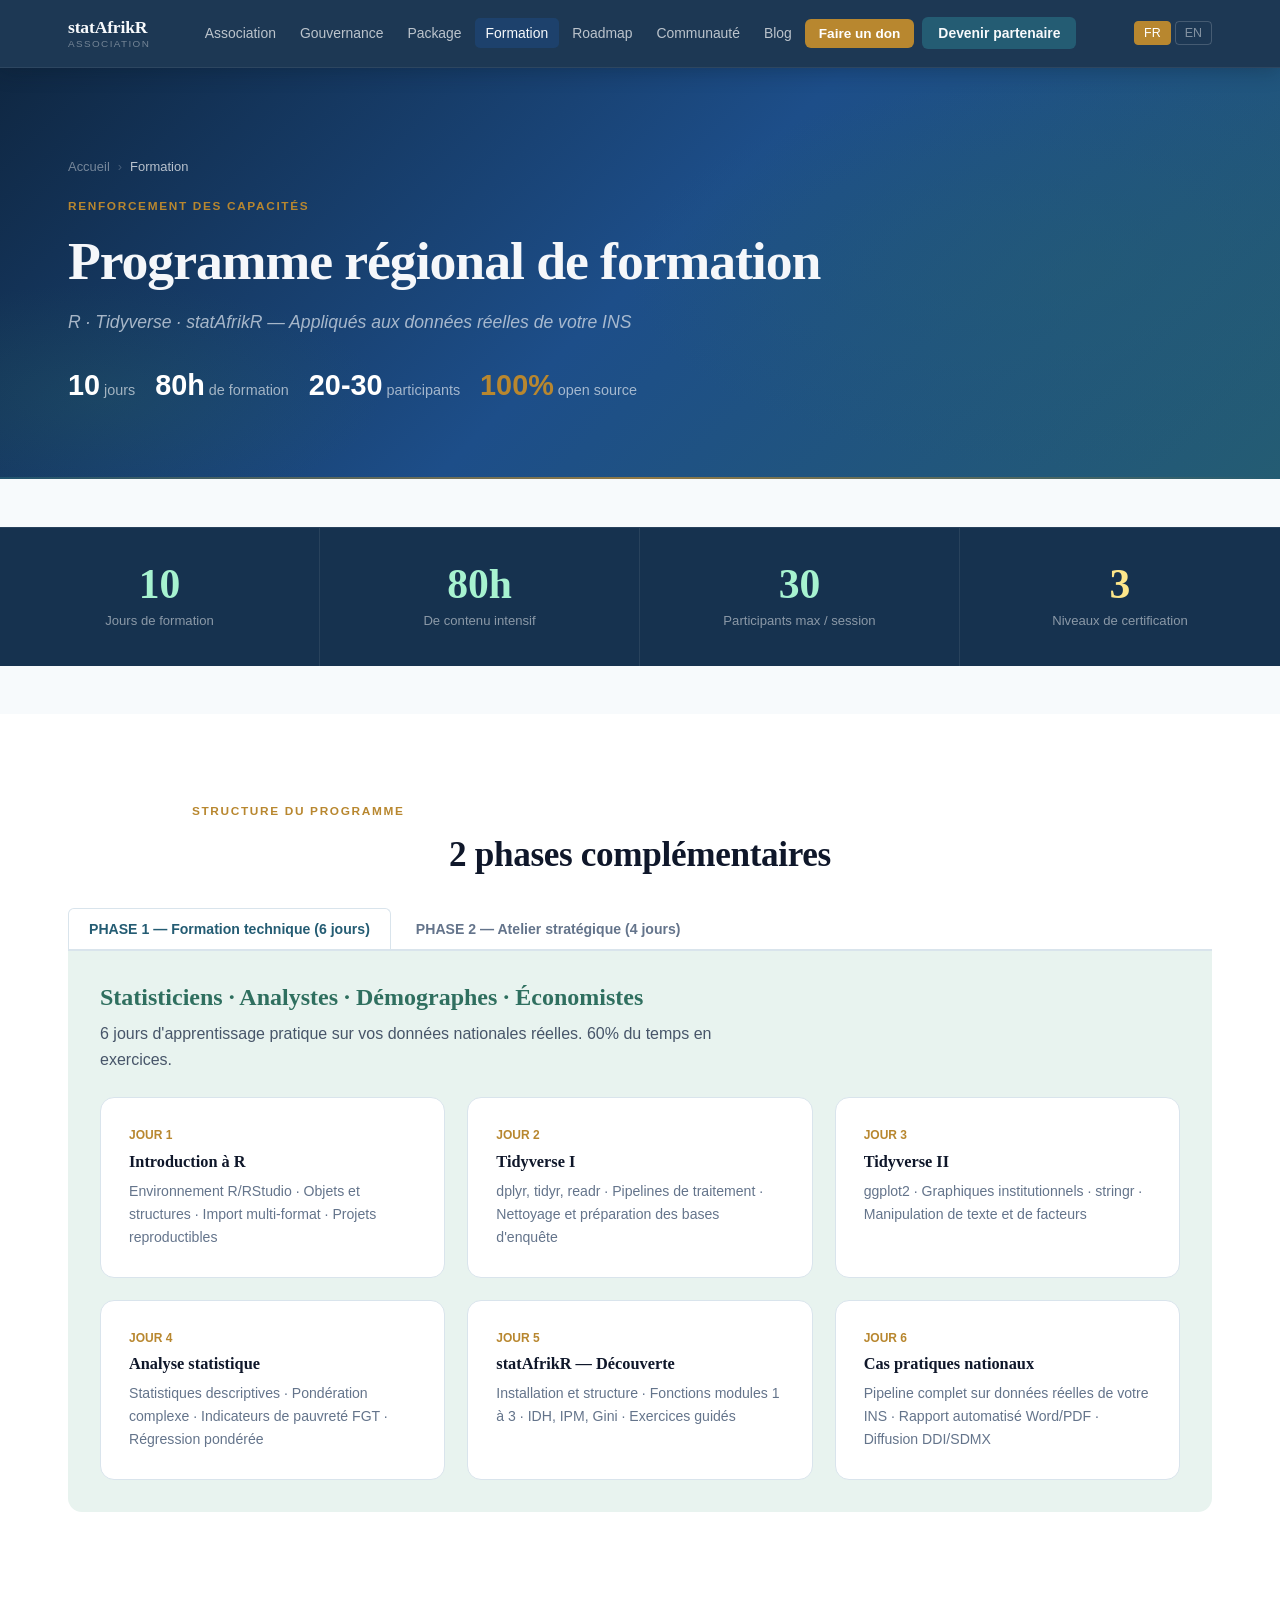
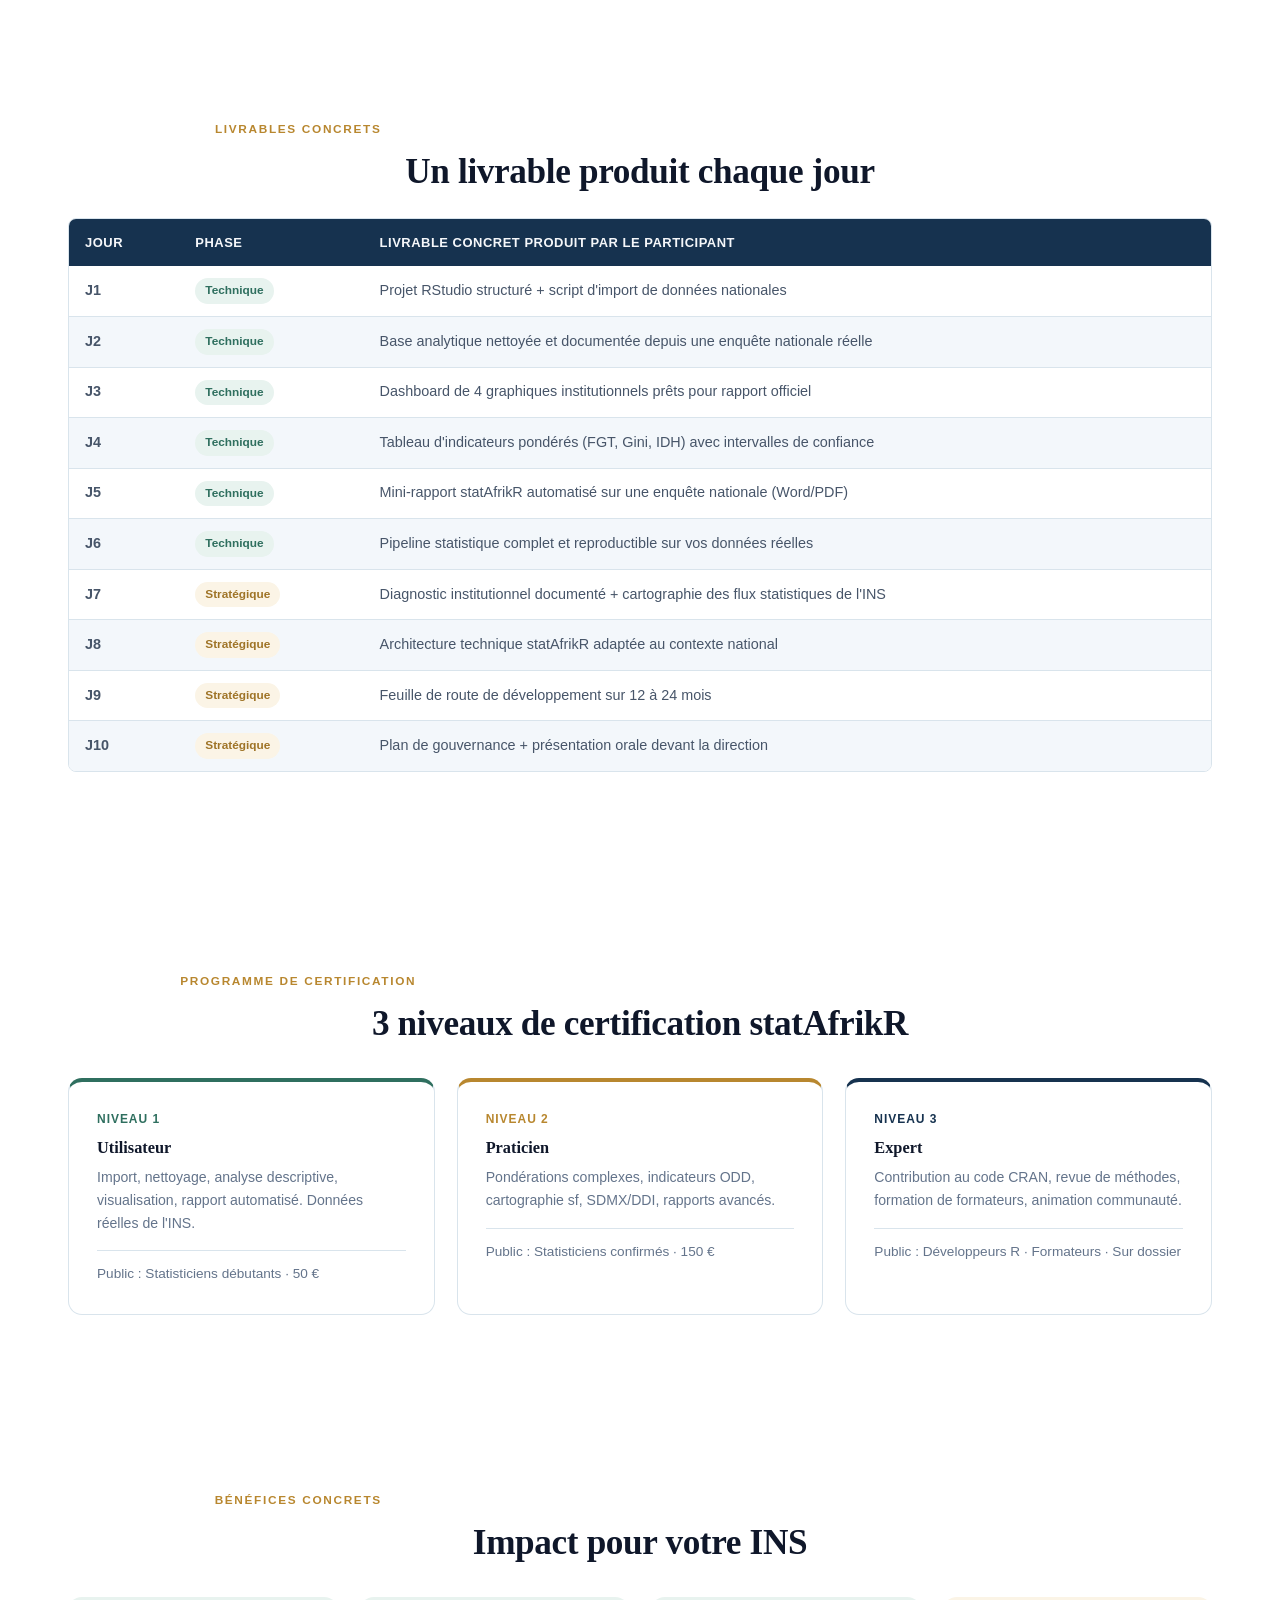
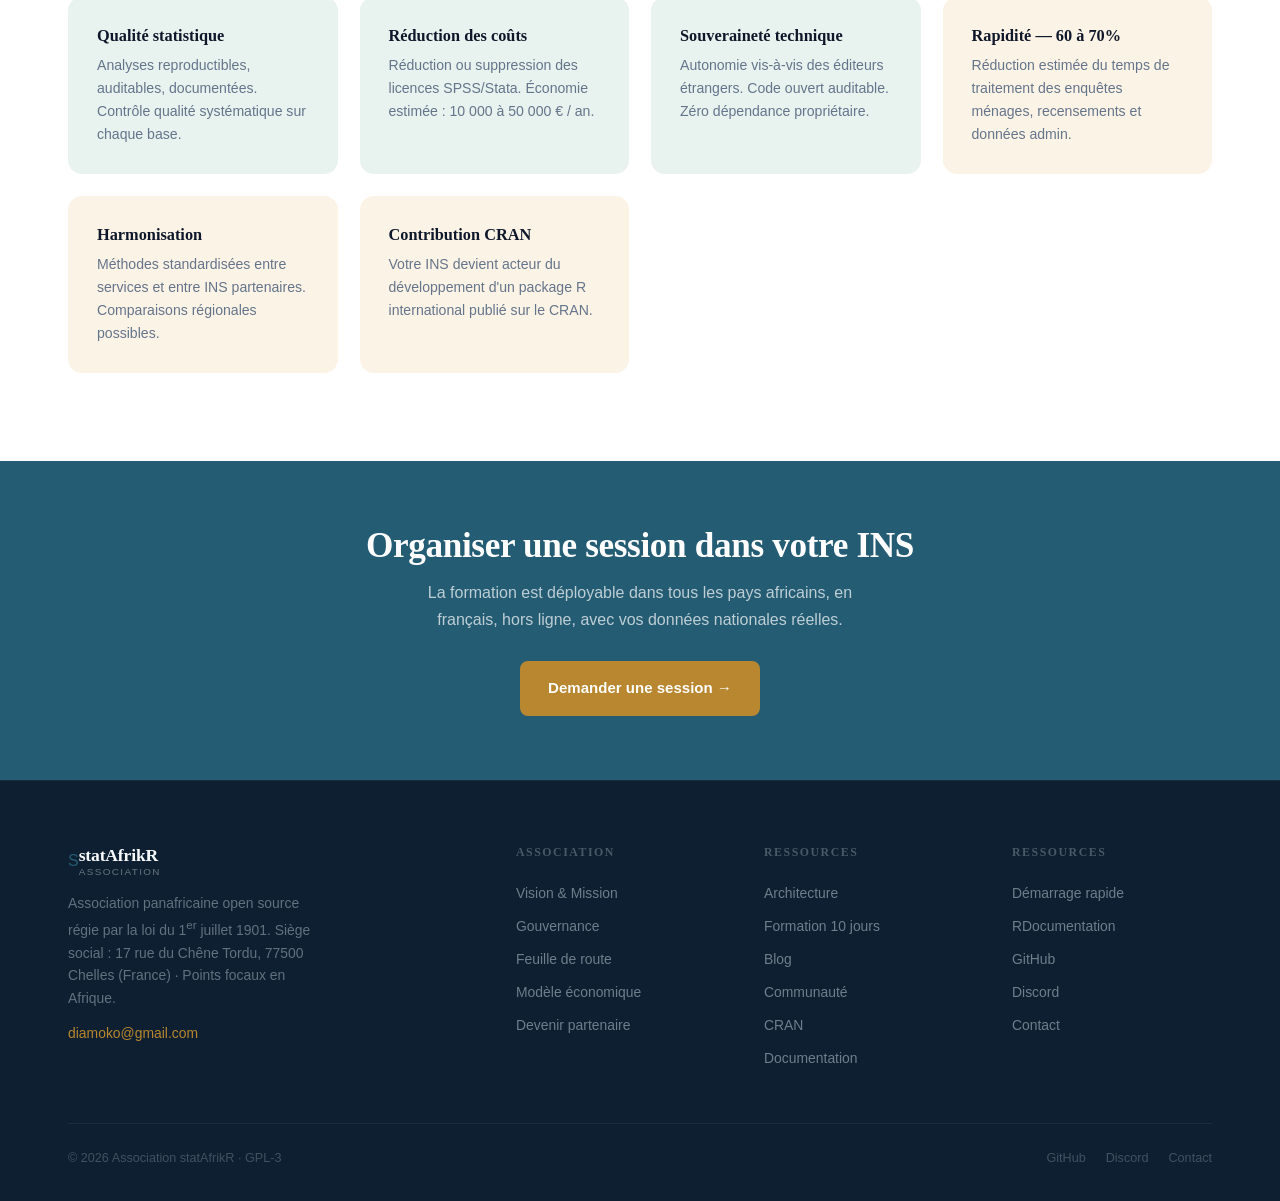
<file: formation.html>
<!DOCTYPE html>
<html lang="fr" data-lang="fr">
<head>
  <meta charset="UTF-8"><meta name="viewport" content="width=device-width, initial-scale=1.0">
  <meta name="description" content="Programme régional de formation statAfrikR — 10 jours, 80 heures, 20-30 participants, débutant à avancé. Formation R, Tidyverse et statAfrikR pour les INS africains.">
  <meta property="og:title" content="Formation 10 jours — Association statAfrikR">
  <title>Formation 10 jours — Association statAfrikR</title>
  <link rel="stylesheet" href="assets/css/main.css">
</head>
<body>
<nav class="nav" role="navigation" aria-label="Navigation principale">
  <div class="nav-inner">
    <a href="index.html" class="nav-logo" aria-label="Accueil Association statAfrikR">
      <div class="nav-logo-text">
        <span class="nav-logo-name">statAfrikR</span>
        <span class="nav-logo-sub">Association</span>
      </div>
    </a>
    <ul class="nav-links" role="list">
      <li><a href="association.html" data-i18n="nav.association">Association</a></li>
      <li><a href="gouvernance.html" data-i18n="nav.gouvernance">Gouvernance</a></li>
      <li><a href="package.html" data-i18n="nav.package">Package</a></li>
      <li><a href="formation.html" class="active" data-i18n="nav.formation">Formation</a></li>
      <li><a href="roadmap.html" data-i18n="nav.roadmap">Roadmap</a></li>
      <li><a href="communaute.html" data-i18n="nav.communaute">Communauté</a></li>
      <li><a href="blog.html">Blog</a></li>
      <li><a href="don.html" class="nav-don" data-i18n="nav.don" data-i18n="nav.don" aria-label="Faire un don à l'Association">Faire un don</a></li>
      <li><a href="partenariat.html" class="nav-cta" data-i18n="nav.partenaire" data-i18n="nav.partenaire">Devenir partenaire</a></li>
    </ul>
    <div class="nav-lang">
      <button class="lang-btn" data-lang="fr" aria-label="Français">FR</button>
      <button class="lang-btn" data-lang="en" aria-label="English">EN</button>
    </div>
    <button class="nav-toggle" aria-label="Menu" aria-expanded="false">☰</button>
  </div>
</nav>

<header class="page-hero">
  <div class="page-hero-inner">
    <nav class="breadcrumb" aria-label="Fil d'Ariane"><a href="index.html" data-i18n="bc.home">Accueil</a><span>›</span><span style="color:rgba(255,255,255,0.7)" data-i18n="bc.formation">Formation</span></nav>
    <p class="section-label" style="color:var(--amber)">Renforcement des capacités</p>
    <h1 data-i18n="page.form.h1">Programme régional de formation</h1>
    <p class="lead" data-i18n="page.form.lead">R · Tidyverse · statAfrikR — Appliqués aux données réelles de votre INS</p>
    <div style="display:flex;gap:20px;flex-wrap:wrap;margin-top:24px;">
      <div><span style="font-size:1.8rem;font-weight:bold;color:var(--white)">10</span><span style="color:rgba(255,255,255,0.6);font-size:0.9rem;margin-left:4px;">jours</span></div>
      <div><span style="font-size:1.8rem;font-weight:bold;color:var(--white)">80h</span><span style="color:rgba(255,255,255,0.6);font-size:0.9rem;margin-left:4px;">de formation</span></div>
      <div><span style="font-size:1.8rem;font-weight:bold;color:var(--white)">20-30</span><span style="color:rgba(255,255,255,0.6);font-size:0.9rem;margin-left:4px;">participants</span></div>
      <div><span style="font-size:1.8rem;font-weight:bold;color:var(--amber)">100%</span><span style="color:rgba(255,255,255,0.6);font-size:0.9rem;margin-left:4px;">open source</span></div>
    </div>
  </div>
</header>

<main>

<div style="background:var(--ink);padding:0;">
  <div class="kpi-row" style="border-radius:0;border:none;border-top:1px solid rgba(255,255,255,0.08);">
    <div class="kpi-item" style="background:transparent;border-color:rgba(255,255,255,0.08);">
      <div class="kpi-num" style="color:#A7F3D0;">10</div>
      <div class="kpi-label" style="color:rgba(255,255,255,0.5);">Jours de formation</div>
    </div>
    <div class="kpi-item" style="background:transparent;border-color:rgba(255,255,255,0.08);">
      <div class="kpi-num" style="color:#A7F3D0;">80h</div>
      <div class="kpi-label" style="color:rgba(255,255,255,0.5);">De contenu intensif</div>
    </div>
    <div class="kpi-item" style="background:transparent;border-color:rgba(255,255,255,0.08);">
      <div class="kpi-num" style="color:#A7F3D0;">30</div>
      <div class="kpi-label" style="color:rgba(255,255,255,0.5);">Participants max / session</div>
    </div>
    <div class="kpi-item" style="background:transparent;border-color:rgba(255,255,255,0.08);">
      <div class="kpi-num" style="color:#FDE68A;">3</div>
      <div class="kpi-label" style="color:rgba(255,255,255,0.5);">Niveaux de certification</div>
    </div>
  </div>
</div>
<!-- 2 phases -->
<section id="phases" aria-labelledby="phases-title">
  <div class="container">
    <p class="section-label text-center">Structure du programme</p>
    <h2 id="phases-title" data-i18n="title.phases" class="section-title text-center fade-in">2 phases complémentaires</h2>
    <div class="tabs fade-in">
      <div class="tab-list">
        <button class="tab-btn">PHASE 1 — Formation technique (6 jours)</button>
        <button class="tab-btn">PHASE 2 — Atelier stratégique (4 jours)</button>
      </div>
      <div class="tab-panel" style="background:var(--sage);padding:32px;border-radius:0 0 var(--radius-lg) var(--radius-lg);">
        <h3 style="margin-bottom:8px;color:var(--pine)">Statisticiens · Analystes · Démographes · Économistes</h3>
        <p style="margin-bottom:24px;color:var(--slate)">6 jours d'apprentissage pratique sur vos données nationales réelles. 60% du temps en exercices.</p>
        <div class="grid-3">
          <div class="card"><div style="font-size:0.75rem;font-weight:700;color:var(--amber);margin-bottom:6px;">JOUR 1</div><h4 class="card-title">Introduction à R</h4><p class="card-text">Environnement R/RStudio · Objets et structures · Import multi-format · Projets reproductibles</p></div>
          <div class="card"><div style="font-size:0.75rem;font-weight:700;color:var(--amber);margin-bottom:6px;">JOUR 2</div><h4 class="card-title">Tidyverse I</h4><p class="card-text">dplyr, tidyr, readr · Pipelines de traitement · Nettoyage et préparation des bases d'enquête</p></div>
          <div class="card"><div style="font-size:0.75rem;font-weight:700;color:var(--amber);margin-bottom:6px;">JOUR 3</div><h4 class="card-title">Tidyverse II</h4><p class="card-text">ggplot2 · Graphiques institutionnels · stringr · Manipulation de texte et de facteurs</p></div>
          <div class="card"><div style="font-size:0.75rem;font-weight:700;color:var(--amber);margin-bottom:6px;">JOUR 4</div><h4 class="card-title">Analyse statistique</h4><p class="card-text">Statistiques descriptives · Pondération complexe · Indicateurs de pauvreté FGT · Régression pondérée</p></div>
          <div class="card"><div style="font-size:0.75rem;font-weight:700;color:var(--amber);margin-bottom:6px;">JOUR 5</div><h4 class="card-title">statAfrikR — Découverte</h4><p class="card-text">Installation et structure · Fonctions modules 1 à 3 · IDH, IPM, Gini · Exercices guidés</p></div>
          <div class="card"><div style="font-size:0.75rem;font-weight:700;color:var(--amber);margin-bottom:6px;">JOUR 6</div><h4 class="card-title">Cas pratiques nationaux</h4><p class="card-text">Pipeline complet sur données réelles de votre INS · Rapport automatisé Word/PDF · Diffusion DDI/SDMX</p></div>
        </div>
      </div>
      <div class="tab-panel" style="background:var(--parch);padding:32px;border-radius:0 0 var(--radius-lg) var(--radius-lg);">
        <h3 style="margin-bottom:8px;color:var(--amber)">Tous + Directeurs d'études + Direction générale</h3>
        <p style="margin-bottom:24px;color:var(--slate)">4 jours de co-construction de la stratégie statAfrikR de votre INS.</p>
        <div class="grid-2">
          <div class="card card-parch"><div style="font-size:0.75rem;font-weight:700;color:var(--amber);margin-bottom:6px;">JOUR 7</div><h4 class="card-title">Diagnostic institutionnel</h4><p class="card-text">Audit outils statistiques existants · Cartographie des flux · Identification des goulots · Priorisation</p></div>
          <div class="card card-parch"><div style="font-size:0.75rem;font-weight:700;color:var(--amber);margin-bottom:6px;">JOUR 8</div><h4 class="card-title">Architecture statAfrikR</h4><p class="card-text">Adaptation aux données nationales · Modules à intégrer · Alignement AFRISTAT/PARIS21 · SDMX</p></div>
          <div class="card card-parch"><div style="font-size:0.75rem;font-weight:700;color:var(--amber);margin-bottom:6px;">JOUR 9</div><h4 class="card-title">Modules prioritaires</h4><p class="card-text">Feuille de route technique 12-24 mois · Enquêtes cibles MICS, RGPH, EHCVM · Plan de contribution CRAN</p></div>
          <div class="card card-parch"><div style="font-size:0.75rem;font-weight:700;color:var(--amber);margin-bottom:6px;">JOUR 10</div><h4 class="card-title">Gouvernance &amp; Pérennité</h4><p class="card-text">Modèle de gouvernance INS · Équipe référente · Processus de contribution · Plan de diffusion régionale</p></div>
        </div>
      </div>
    </div>
  </div>
</section>

<!-- Livrables par jour -->
<section id="livrables" style="background:var(--white);" aria-labelledby="liv-title">
  <div class="container">
    <p class="section-label text-center">Livrables concrets</p>
    <h2 id="liv-title" data-i18n="title.livrables" class="section-title text-center fade-in">Un livrable produit chaque jour</h2>
    <div class="table-wrap fade-in">
      <table role="table">
        <thead><tr><th>Jour</th><th>Phase</th><th>Livrable concret produit par le participant</th></tr></thead>
        <tbody>
          <tr><td><strong>J1</strong></td><td><span class="badge badge-green">Technique</span></td><td>Projet RStudio structuré + script d'import de données nationales</td></tr>
          <tr><td><strong>J2</strong></td><td><span class="badge badge-green">Technique</span></td><td>Base analytique nettoyée et documentée depuis une enquête nationale réelle</td></tr>
          <tr><td><strong>J3</strong></td><td><span class="badge badge-green">Technique</span></td><td>Dashboard de 4 graphiques institutionnels prêts pour rapport officiel</td></tr>
          <tr><td><strong>J4</strong></td><td><span class="badge badge-green">Technique</span></td><td>Tableau d'indicateurs pondérés (FGT, Gini, IDH) avec intervalles de confiance</td></tr>
          <tr><td><strong>J5</strong></td><td><span class="badge badge-green">Technique</span></td><td>Mini-rapport statAfrikR automatisé sur une enquête nationale (Word/PDF)</td></tr>
          <tr><td><strong>J6</strong></td><td><span class="badge badge-green">Technique</span></td><td>Pipeline statistique complet et reproductible sur vos données réelles</td></tr>
          <tr><td><strong>J7</strong></td><td><span class="badge badge-amber">Stratégique</span></td><td>Diagnostic institutionnel documenté + cartographie des flux statistiques de l'INS</td></tr>
          <tr><td><strong>J8</strong></td><td><span class="badge badge-amber">Stratégique</span></td><td>Architecture technique statAfrikR adaptée au contexte national</td></tr>
          <tr><td><strong>J9</strong></td><td><span class="badge badge-amber">Stratégique</span></td><td>Feuille de route de développement sur 12 à 24 mois</td></tr>
          <tr><td><strong>J10</strong></td><td><span class="badge badge-amber">Stratégique</span></td><td>Plan de gouvernance + présentation orale devant la direction</td></tr>
        </tbody>
      </table>
    </div>
  </div>
</section>

<!-- Certifications -->
<section id="certification" aria-labelledby="cert-title">
  <div class="container">
    <p class="section-label text-center">Programme de certification</p>
    <h2 id="cert-title" data-i18n="title.certif" class="section-title text-center fade-in">3 niveaux de certification statAfrikR</h2>
    <div class="grid-3" style="margin-top:32px;">
      <div class="card fade-in" style="border-top:4px solid var(--pine);">
        <div style="font-size:0.75rem;font-weight:700;color:var(--pine);letter-spacing:0.08em;margin-bottom:8px;">NIVEAU 1</div>
        <h3 class="card-title">Utilisateur</h3>
        <p class="card-text">Import, nettoyage, analyse descriptive, visualisation, rapport automatisé. Données réelles de l'INS.</p>
        <div style="margin-top:16px;padding-top:12px;border-top:1px solid var(--bord);font-size:0.85rem;color:var(--mist);">Public : Statisticiens débutants · 50 €</div>
      </div>
      <div class="card fade-in" style="border-top:4px solid var(--amber);">
        <div style="font-size:0.75rem;font-weight:700;color:var(--amber);letter-spacing:0.08em;margin-bottom:8px;">NIVEAU 2</div>
        <h3 class="card-title">Praticien</h3>
        <p class="card-text">Pondérations complexes, indicateurs ODD, cartographie sf, SDMX/DDI, rapports avancés.</p>
        <div style="margin-top:16px;padding-top:12px;border-top:1px solid var(--bord);font-size:0.85rem;color:var(--mist);">Public : Statisticiens confirmés · 150 €</div>
      </div>
      <div class="card fade-in" style="border-top:4px solid var(--ink);">
        <div style="font-size:0.75rem;font-weight:700;color:var(--ink);letter-spacing:0.08em;margin-bottom:8px;">NIVEAU 3</div>
        <h3 class="card-title">Expert</h3>
        <p class="card-text">Contribution au code CRAN, revue de méthodes, formation de formateurs, animation communauté.</p>
        <div style="margin-top:16px;padding-top:12px;border-top:1px solid var(--bord);font-size:0.85rem;color:var(--mist);">Public : Développeurs R · Formateurs · Sur dossier</div>
      </div>
    </div>
  </div>
</section>

<!-- Impact -->
<section id="impact" style="background:var(--white);" aria-labelledby="impact-title">
  <div class="container">
    <p class="section-label text-center">Bénéfices concrets</p>
    <h2 id="impact-title" data-i18n="title.impact" class="section-title text-center fade-in">Impact pour votre INS</h2>
    <div class="grid-3" style="margin-top:32px;">
      <div class="card card-sage fade-in"><h3 class="card-title">Qualité statistique</h3><p class="card-text">Analyses reproductibles, auditables, documentées. Contrôle qualité systématique sur chaque base.</p></div>
      <div class="card card-sage fade-in"><h3 class="card-title">Réduction des coûts</h3><p class="card-text">Réduction ou suppression des licences SPSS/Stata. Économie estimée : 10 000 à 50 000 € / an.</p></div>
      <div class="card card-sage fade-in"><h3 class="card-title">Souveraineté technique</h3><p class="card-text">Autonomie vis-à-vis des éditeurs étrangers. Code ouvert auditable. Zéro dépendance propriétaire.</p></div>
      <div class="card card-parch fade-in"><h3 class="card-title">Rapidité — 60 à 70%</h3><p class="card-text">Réduction estimée du temps de traitement des enquêtes ménages, recensements et données admin.</p></div>
      <div class="card card-parch fade-in"><h3 class="card-title">Harmonisation</h3><p class="card-text">Méthodes standardisées entre services et entre INS partenaires. Comparaisons régionales possibles.</p></div>
      <div class="card card-parch fade-in"><h3 class="card-title">Contribution CRAN</h3><p class="card-text">Votre INS devient acteur du développement d'un package R international publié sur le CRAN.</p></div>
    </div>
  </div>
</section>

<!-- CTA -->
<section style="background:var(--petrol);padding:64px 0;" aria-labelledby="cta-title">
  <div class="container text-center">
    <h2 id="cta-title" style="color:var(--white);margin-bottom:12px;">Organiser une session dans votre INS</h2>
    <p style="color:rgba(255,255,255,0.7);max-width:50ch;margin:0 auto 28px;">La formation est déployable dans tous les pays africains, en français, hors ligne, avec vos données nationales réelles.</p>
    <a href="contact.html" class="btn btn-amber">Demander une session →</a>
  </div>
</section>
</main>

<footer class="footer" role="contentinfo"><div class="container"><div class="footer-grid"><div class="footer-brand"><a href="index.html" class="nav-logo" style="text-decoration:none;"><div class="nav-logo-mark">S</div><div class="nav-logo-text"><span class="nav-logo-name">statAfrikR</span><span class="nav-logo-sub">Association</span></div></a><p>Association panafricaine open source régie par la loi du 1<sup>er</sup> juillet 1901. Siège social : 17 rue du Chêne Tordu, 77500 Chelles (France) · Points focaux en Afrique.</p><p style="margin-top:12px;"><a href="mailto:diamoko@gmail.com" style="color:var(--amber);">diamoko@gmail.com</a></p></div><div class="footer-col"><h4>Association</h4><a href="association.html">Vision &amp; Mission</a><a href="gouvernance.html" data-i18n="nav.gouvernance">Gouvernance</a><a href="roadmap.html">Feuille de route</a><a href="financement.html">Modèle économique</a><a href="partenariat.html">Devenir partenaire</a></div><div class="footer-col"><h4 data-i18n="footer.col3">Ressources</h4><a href="package.html">Architecture</a><a href="formation.html">Formation 10 jours</a><a href="blog.html">Blog</a><a href="communaute.html" data-i18n="nav.communaute">Communauté</a><a href="https://cran.r-project.org/web/packages/statAfrikR/index.html" target="_blank" rel="noopener">CRAN</a><a href="https://damoko2004.github.io/statAfrikR/" target="_blank" rel="noopener">Documentation</a></div><div class="footer-col"><h4>Ressources</h4><a href="https://cran.r-project.org/web/packages/statAfrikR/vignettes/demarrage-rapide.html" target="_blank" rel="noopener">Démarrage rapide</a><a href="https://www.rdocumentation.org/packages/statAfrikR/versions/0.2.1" target="_blank" rel="noopener">RDocumentation</a><a href="https://github.com/damoko2004/statAfrikR" target="_blank" rel="noopener">GitHub</a><a href="https://discord.gg/kcfA27Yz" target="_blank" rel="noopener">Discord</a><a href="contact.html">Contact</a></div></div><div class="footer-bottom"><span>© 2026 Association statAfrikR · GPL-3</span><div class="footer-links"><a href="https://github.com/damoko2004/statAfrikR" target="_blank" rel="noopener">GitHub</a><a href="https://discord.gg/kcfA27Yz" target="_blank" rel="noopener">Discord</a><a href="contact.html">Contact</a></div></div></div></footer>
<div class="org-tooltip" role="tooltip" aria-live="polite"></div>
<script src="assets/js/main.js"></script>
<script src="assets/js/i18n.js"></script><script src="assets/js/stats.js"></script>
</body></html>
</file>
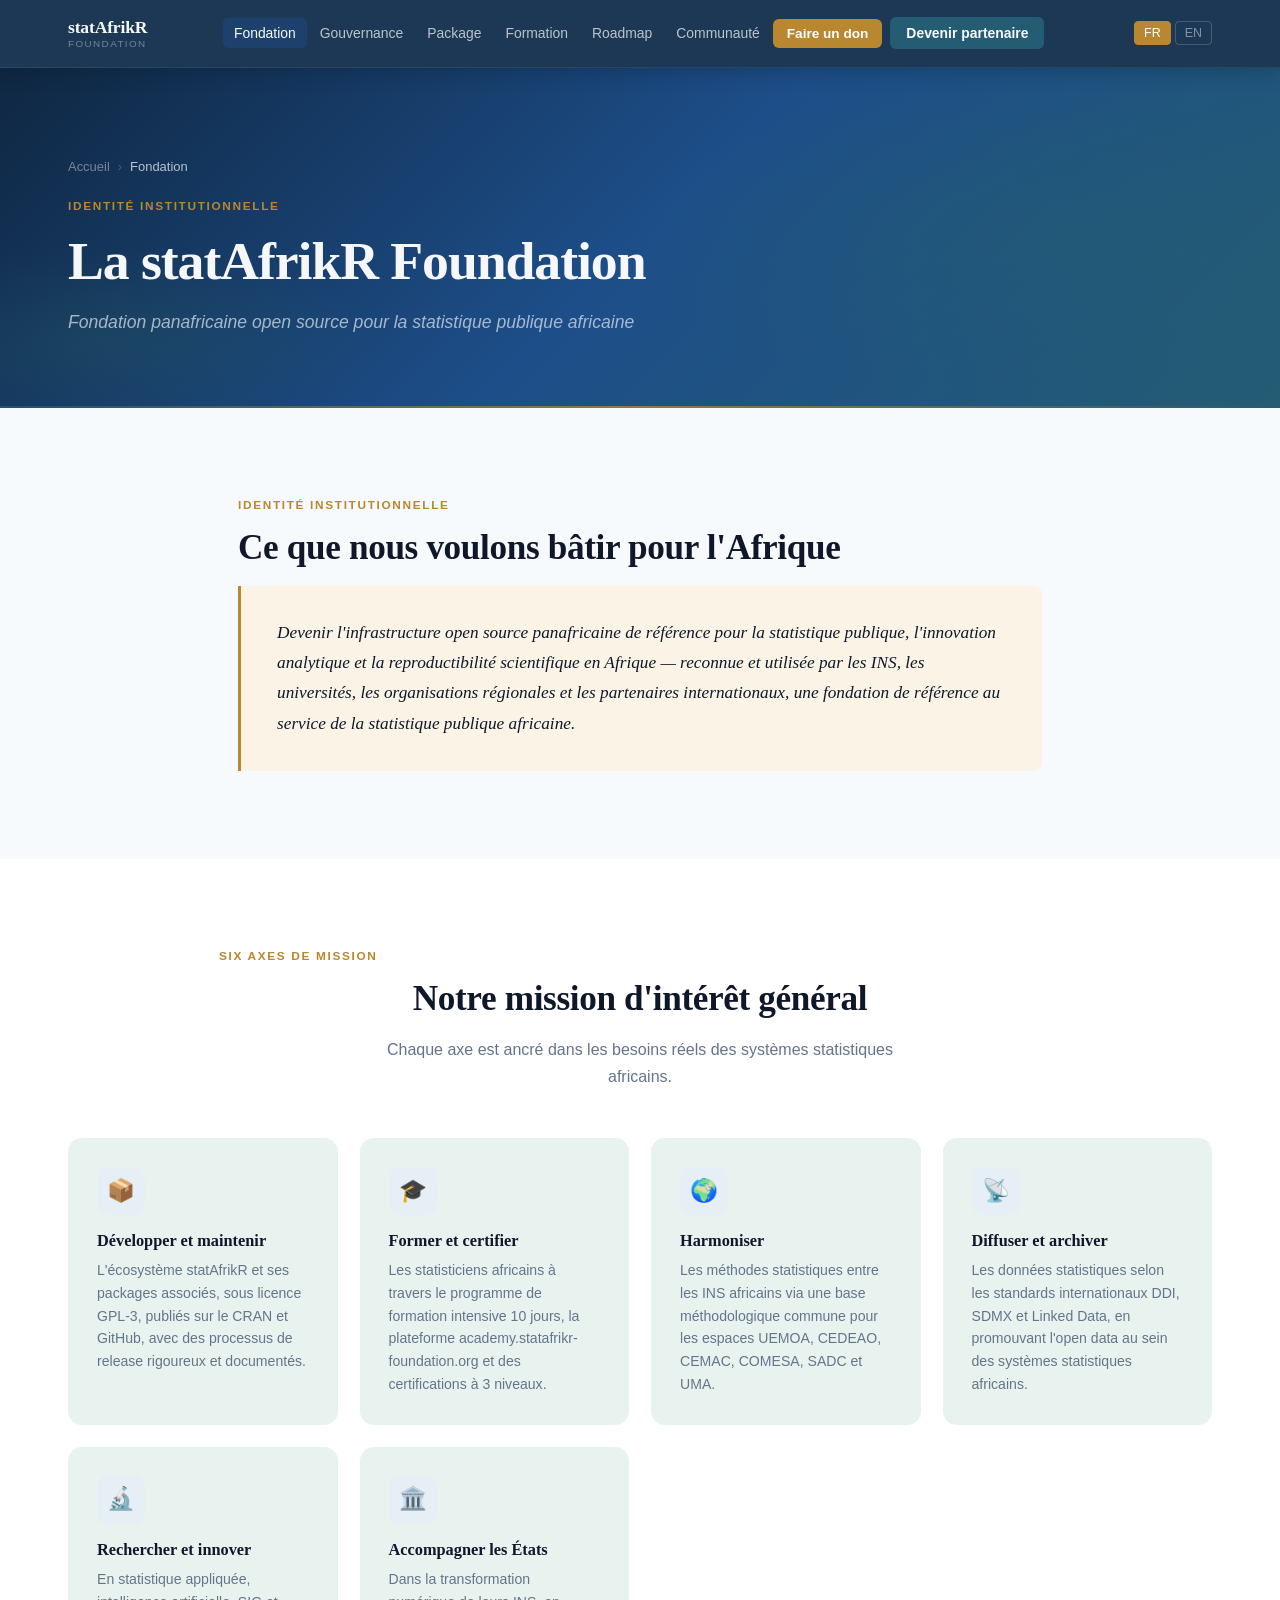
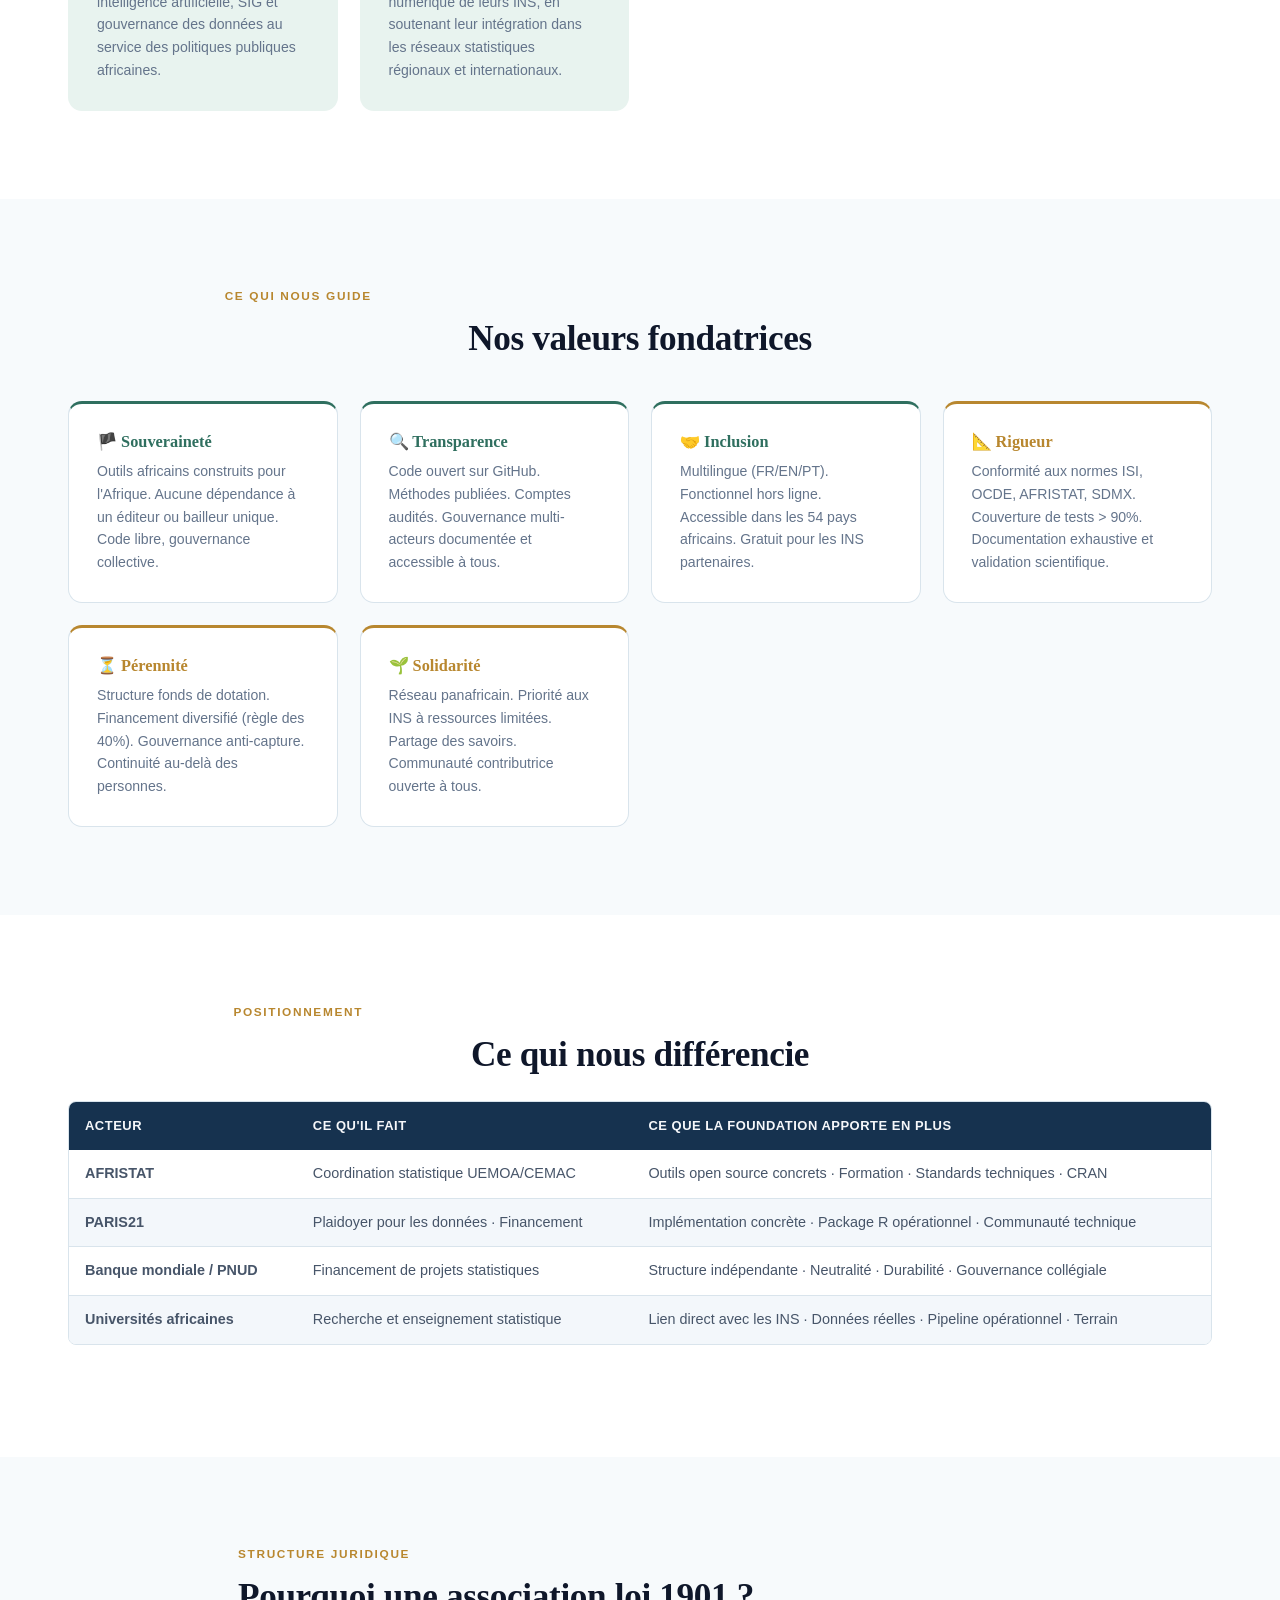
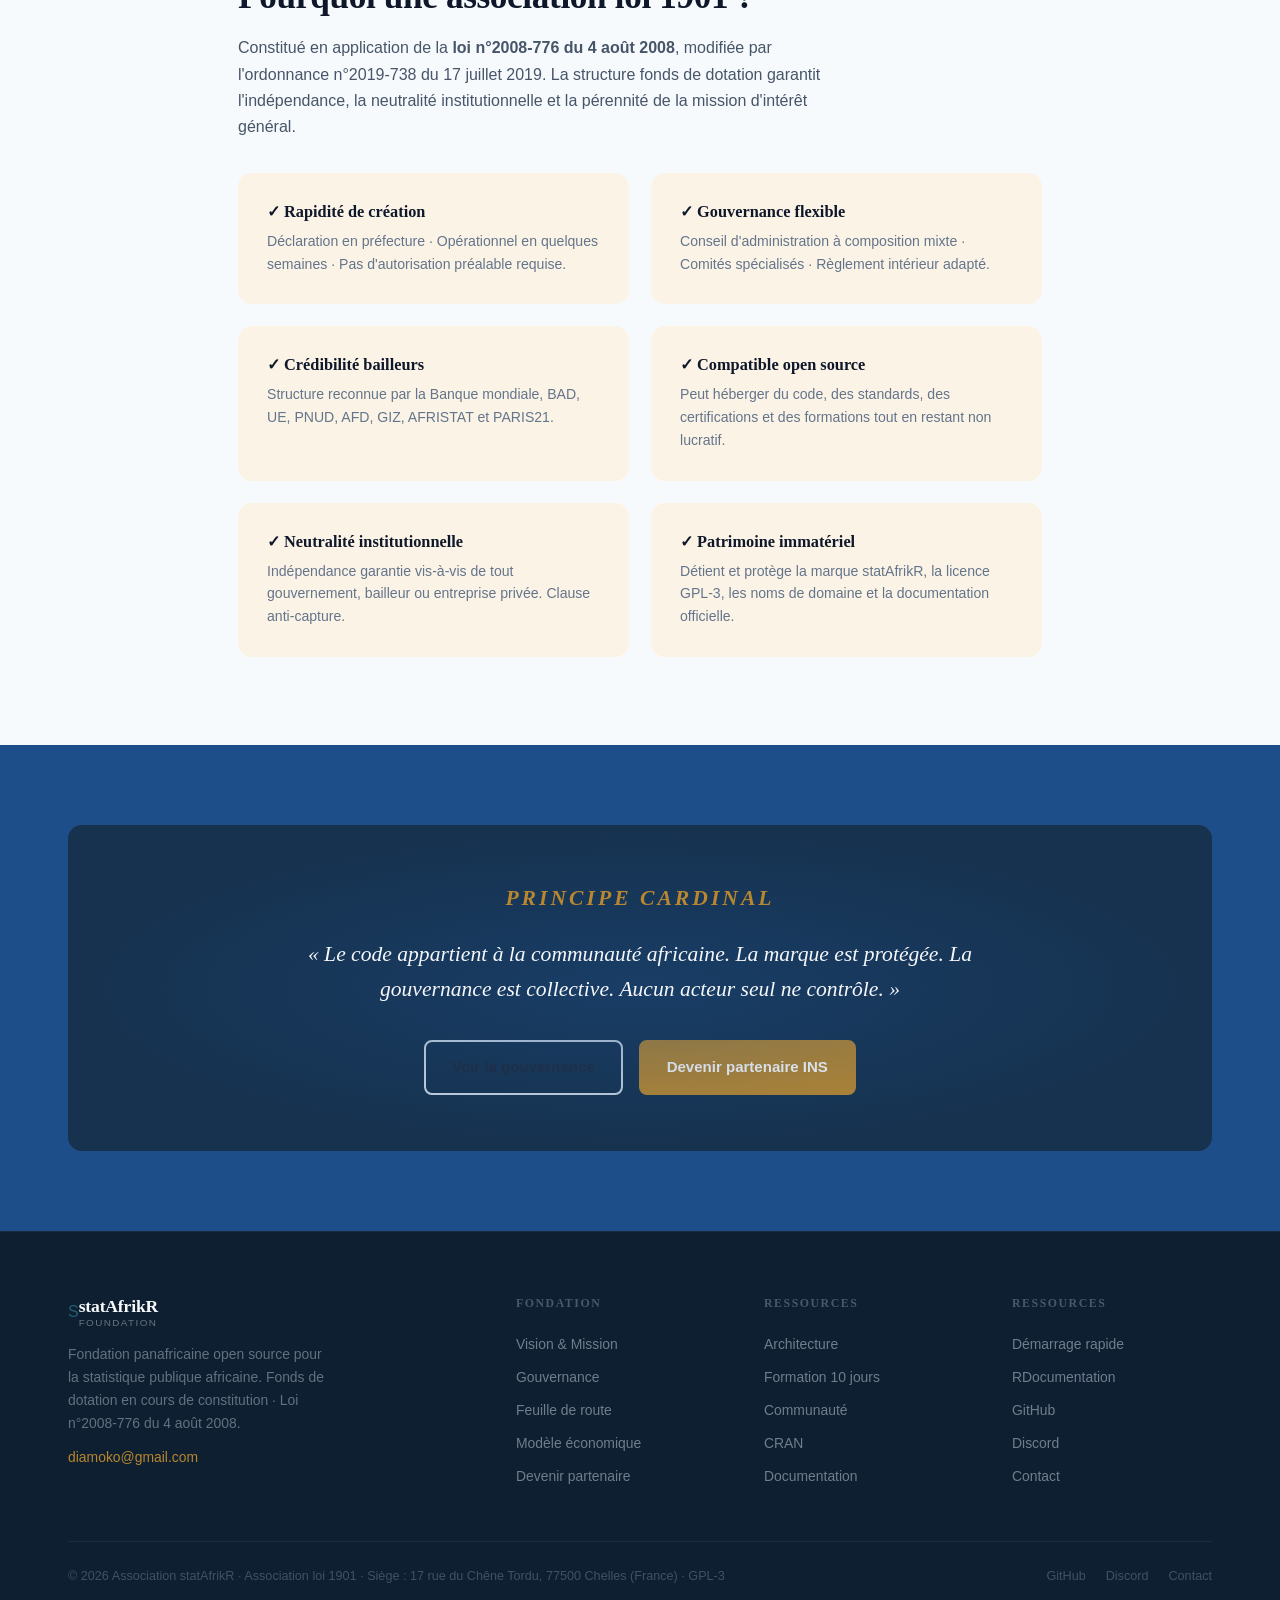
<file: foundation.html>
<!DOCTYPE html>
<html lang="fr" data-lang="fr">
<head>
  <meta charset="UTF-8"><meta name="viewport" content="width=device-width, initial-scale=1.0">
  <meta name="description" content="Vision, Mission et Valeurs de la statAfrikR Foundation — Fondation panafricaine open source pour la statistique publique africaine.">
  <meta property="og:title" content="La Foundation — statAfrikR Foundation">
  <meta property="og:description" content="Devenir l'infrastructure open source panafricaine de référence pour la statistique publique africaine.">
  <title>La Foundation — statAfrikR Foundation</title>
  <link rel="stylesheet" href="assets/css/main.css">
</head>
<body>
<nav class="nav" role="navigation" aria-label="Navigation principale">
  <div class="nav-inner">
    <a href="index.html" class="nav-logo" aria-label="Accueil statAfrikR Foundation">
      <div class="nav-logo-text">
        <span class="nav-logo-name">statAfrikR</span>
        <span class="nav-logo-sub">Foundation</span>
      </div>
    </a>
    <ul class="nav-links" role="list">
      <li><a href="foundation.html" class="active" data-i18n="nav.fondation">Fondation</a></li>
      <li><a href="gouvernance.html" data-i18n="nav.gouvernance">Gouvernance</a></li>
      <li><a href="package.html" data-i18n="nav.package">Package</a></li>
      <li><a href="formation.html" data-i18n="nav.formation">Formation</a></li>
      <li><a href="roadmap.html" data-i18n="nav.roadmap">Roadmap</a></li>
      <li><a href="communaute.html" data-i18n="nav.communaute">Communauté</a></li>
      <li><a href="don.html" class="nav-don" data-i18n="nav.don" data-i18n="nav.don" aria-label="Faire un don à la Foundation">Faire un don</a></li>
      <li><a href="partenariat.html" class="nav-cta" data-i18n="nav.partenaire" data-i18n="nav.partenaire">Devenir partenaire</a></li>
    </ul>
    <div class="nav-lang">
      <button class="lang-btn" data-lang="fr" aria-label="Français">FR</button>
      <button class="lang-btn" data-lang="en" aria-label="English">EN</button>
    </div>
    <button class="nav-toggle" aria-label="Menu" aria-expanded="false">☰</button>
  </div>
</nav>

<header class="page-hero">
  <div class="page-hero-inner">
    <nav class="breadcrumb" aria-label="Fil d'Ariane"><a href="index.html" data-i18n="bc.home">Accueil</a><span>›</span><span style="color:rgba(255,255,255,0.7)">Fondation</span></nav>
    <p class="section-label" style="color:var(--amber)">Identité institutionnelle</p>
    <h1 data-i18n="page.fondation.h1">La statAfrikR Foundation</h1>
    <p class="lead" data-i18n="page.fondation.lead">Fondation panafricaine open source pour la statistique publique africaine</p>
  </div>
</header>

<main>
<!-- Vision -->
<section id="vision" aria-labelledby="vision-title">
  <div class="container container-sm">
    <p class="section-label" data-i18n="label.identite">Notre vision</p>
    <h2 id="vision-title" data-i18n="title.vision" class="section-title fade-in">Ce que nous voulons bâtir pour l'Afrique</h2>
    <div class="box-vision fade-in" role="blockquote">
      Devenir l'infrastructure open source panafricaine de référence pour la statistique publique,
      l'innovation analytique et la reproductibilité scientifique en Afrique — reconnue et utilisée
      par les INS, les universités, les organisations régionales et les partenaires internationaux,
      une fondation de référence au service de la statistique publique africaine.
    </div>
  </div>
</section>

<!-- Mission -->
<section id="mission" style="background:var(--white);" aria-labelledby="mission-title">
  <div class="container">
    <p class="section-label text-center">Six axes de mission</p>
    <h2 id="mission-title" data-i18n="title.mission" class="section-title text-center fade-in">Notre mission d'intérêt général</h2>
    <p class="section-sub text-center fade-in" style="margin:0 auto 48px;">Chaque axe est ancré dans les besoins réels des systèmes statistiques africains.</p>
    <div class="grid-3">
      <div class="card card-sage fade-in">
        <div class="card-icon" aria-hidden="true">📦</div>
        <h3 class="card-title" data-i18n="mission.1.title">Développer et maintenir</h3>
        <p class="card-text">L'écosystème statAfrikR et ses packages associés, sous licence GPL-3, publiés sur le CRAN et GitHub, avec des processus de release rigoureux et documentés.</p>
      </div>
      <div class="card card-sage fade-in">
        <div class="card-icon" aria-hidden="true">🎓</div>
        <h3 class="card-title" data-i18n="mission.2.title">Former et certifier</h3>
        <p class="card-text">Les statisticiens africains à travers le programme de formation intensive 10 jours, la plateforme academy.statafrikr-foundation.org et des certifications à 3 niveaux.</p>
      </div>
      <div class="card card-sage fade-in">
        <div class="card-icon" aria-hidden="true">🌍</div>
        <h3 class="card-title" data-i18n="mission.3.title">Harmoniser</h3>
        <p class="card-text">Les méthodes statistiques entre les INS africains via une base méthodologique commune pour les espaces UEMOA, CEDEAO, CEMAC, COMESA, SADC et UMA.</p>
      </div>
      <div class="card card-sage fade-in">
        <div class="card-icon" aria-hidden="true">📡</div>
        <h3 class="card-title" data-i18n="mission.4.title">Diffuser et archiver</h3>
        <p class="card-text">Les données statistiques selon les standards internationaux DDI, SDMX et Linked Data, en promouvant l'open data au sein des systèmes statistiques africains.</p>
      </div>
      <div class="card card-sage fade-in">
        <div class="card-icon" aria-hidden="true">🔬</div>
        <h3 class="card-title" data-i18n="mission.5.title">Rechercher et innover</h3>
        <p class="card-text">En statistique appliquée, intelligence artificielle, SIG et gouvernance des données au service des politiques publiques africaines.</p>
      </div>
      <div class="card card-sage fade-in">
        <div class="card-icon" aria-hidden="true">🏛️</div>
        <h3 class="card-title" data-i18n="mission.6.title">Accompagner les États</h3>
        <p class="card-text">Dans la transformation numérique de leurs INS, en soutenant leur intégration dans les réseaux statistiques régionaux et internationaux.</p>
      </div>
    </div>
  </div>
</section>

<!-- Valeurs -->
<section id="valeurs" aria-labelledby="valeurs-title">
  <div class="container">
    <p class="section-label text-center" data-i18n="label.fondation">Ce qui nous guide</p>
    <h2 id="valeurs-title" data-i18n="title.valeurs" class="section-title text-center fade-in">Nos valeurs fondatrices</h2>
    <div class="grid-3" style="margin-top:40px;">
      <div class="card fade-in" style="border-top:3px solid var(--pine);">
        <h3 class="card-title text-pine" data-i18n="valeur.1.title">Souveraineté</h3>
        <p class="card-text">Outils africains construits pour l'Afrique. Aucune dépendance à un éditeur ou bailleur unique. Code libre, gouvernance collective.</p>
      </div>
      <div class="card fade-in" style="border-top:3px solid var(--pine);">
        <h3 class="card-title text-pine" data-i18n="valeur.2.title">Transparence</h3>
        <p class="card-text">Code ouvert sur GitHub. Méthodes publiées. Comptes audités. Gouvernance multi-acteurs documentée et accessible à tous.</p>
      </div>
      <div class="card fade-in" style="border-top:3px solid var(--pine);">
        <h3 class="card-title text-pine" data-i18n="valeur.3.title">Inclusion</h3>
        <p class="card-text">Multilingue (FR/EN/PT). Fonctionnel hors ligne. Accessible dans les 54 pays africains. Gratuit pour les INS partenaires.</p>
      </div>
      <div class="card fade-in" style="border-top:3px solid var(--amber);">
        <h3 class="card-title text-amber" data-i18n="valeur.4.title">Rigueur</h3>
        <p class="card-text">Conformité aux normes ISI, OCDE, AFRISTAT, SDMX. Couverture de tests &gt; 90%. Documentation exhaustive et validation scientifique.</p>
      </div>
      <div class="card fade-in" style="border-top:3px solid var(--amber);">
        <h3 class="card-title text-amber" data-i18n="valeur.5.title">Pérennité</h3>
        <p class="card-text">Structure fonds de dotation. Financement diversifié (règle des 40%). Gouvernance anti-capture. Continuité au-delà des personnes.</p>
      </div>
      <div class="card fade-in" style="border-top:3px solid var(--amber);">
        <h3 class="card-title text-amber" data-i18n="valeur.6.title">Solidarité</h3>
        <p class="card-text">Réseau panafricain. Priorité aux INS à ressources limitées. Partage des savoirs. Communauté contributrice ouverte à tous.</p>
      </div>
    </div>
  </div>
</section>

<!-- Différenciation -->
<section id="positionnement" style="background:var(--white);" aria-labelledby="diff-title">
  <div class="container">
    <p class="section-label text-center" data-i18n="label.position">Positionnement</p>
    <h2 id="diff-title" data-i18n="title.diff" class="section-title text-center fade-in">Ce qui nous différencie</h2>
    <div class="table-wrap fade-in">
      <table role="table">
        <thead>
          <tr><th>Acteur</th><th>Ce qu'il fait</th><th>Ce que la Foundation apporte en plus</th></tr>
        </thead>
        <tbody>
          <tr><td><strong>AFRISTAT</strong></td><td>Coordination statistique UEMOA/CEMAC</td><td>Outils open source concrets · Formation · Standards techniques · CRAN</td></tr>
          <tr><td><strong>PARIS21</strong></td><td>Plaidoyer pour les données · Financement</td><td>Implémentation concrète · Package R opérationnel · Communauté technique</td></tr>
          <tr><td><strong>Banque mondiale / PNUD</strong></td><td>Financement de projets statistiques</td><td>Structure indépendante · Neutralité · Durabilité · Gouvernance collégiale</td></tr>
          <tr><td><strong>Universités africaines</strong></td><td>Recherche et enseignement statistique</td><td>Lien direct avec les INS · Données réelles · Pipeline opérationnel · Terrain</td></tr>
        </tbody>
      </table>
    </div>
  </div>
</section>

<!-- Pourquoi fonds de dotation -->
<section id="structure" aria-labelledby="fonds-title">
  <div class="container container-sm">
    <p class="section-label" data-i18n="label.structure">Structure juridique</p>
    <h2 id="fonds-title" data-i18n="title.fonds" class="section-title fade-in">Pourquoi un fonds de dotation ?</h2>
    <p class="fade-in" style="margin-bottom:32px;">Constitué en application de la <strong>loi n°2008-776 du 4 août 2008</strong>, modifiée par l'ordonnance n°2019-738 du 17 juillet 2019. La structure fonds de dotation garantit l'indépendance, la neutralité institutionnelle et la pérennité de la mission d'intérêt général.</p>
    <div class="grid-2 fade-in">
      <div class="card card-parch">
        <h3 class="card-title">✓ Rapidité de création</h3>
        <p class="card-text">Déclaration en préfecture · Opérationnel en quelques semaines · Pas d'autorisation préalable requise.</p>
      </div>
      <div class="card card-parch">
        <h3 class="card-title">✓ Gouvernance flexible</h3>
        <p class="card-text">Conseil d'administration à composition mixte · Comités spécialisés · Règlement intérieur adapté.</p>
      </div>
      <div class="card card-parch">
        <h3 class="card-title">✓ Crédibilité bailleurs</h3>
        <p class="card-text">Structure reconnue par la Banque mondiale, BAD, UE, PNUD, AFD, GIZ, AFRISTAT et PARIS21.</p>
      </div>
      <div class="card card-parch">
        <h3 class="card-title">✓ Compatible open source</h3>
        <p class="card-text">Peut héberger du code, des standards, des certifications et des formations tout en restant non lucratif.</p>
      </div>
      <div class="card card-parch">
        <h3 class="card-title">✓ Neutralité institutionnelle</h3>
        <p class="card-text">Indépendance garantie vis-à-vis de tout gouvernement, bailleur ou entreprise privée. Clause anti-capture.</p>
      </div>
      <div class="card card-parch">
        <h3 class="card-title">✓ Patrimoine immatériel</h3>
        <p class="card-text">Détient et protège la marque statAfrikR, la licence GPL-3, les noms de domaine et la documentation officielle.</p>
      </div>
    </div>
  </div>
</section>

<!-- Principe cardinal -->
<section style="background:var(--navy);padding:80px 0;" aria-labelledby="cardinal-title">
  <div class="container">
    <div class="box-cardinal">
      <p class="section-label" data-i18n="title.cardinal" style="color:var(--amber);text-align:center;margin-bottom:20px;">Principe cardinal</p>
      <p id="cardinal-title">
        « Le code appartient à la communauté africaine. La marque est protégée.
        La gouvernance est collective. Aucun acteur seul ne contrôle. »
      </p>
      <div style="margin-top:32px;display:flex;gap:16px;justify-content:center;flex-wrap:wrap;">
        <a href="gouvernance.html" class="btn btn-outline">Voir la gouvernance</a>
        <a href="partenariat.html" class="btn btn-primary">Devenir partenaire INS</a>
      </div>
    </div>
  </div>
</section>
</main>

<footer class="footer" role="contentinfo">
  <div class="container">
    <div class="footer-grid">
      <div class="footer-brand">
        <a href="index.html" class="nav-logo" style="text-decoration:none;"><div class="nav-logo-mark">S</div><div class="nav-logo-text"><span class="nav-logo-name">statAfrikR</span><span class="nav-logo-sub">Foundation</span></div></a>
        <p>Fondation panafricaine open source pour la statistique publique africaine. Fonds de dotation en cours de constitution · Loi n°2008-776 du 4 août 2008.</p>
        <p style="margin-top:12px;"><a href="mailto:diamoko@gmail.com" style="color:var(--amber);">diamoko@gmail.com</a></p>
      </div>
      <div class="footer-col"><h4>Fondation</h4><a href="foundation.html">Vision &amp; Mission</a><a href="gouvernance.html" data-i18n="nav.gouvernance">Gouvernance</a><a href="roadmap.html">Feuille de route</a><a href="financement.html">Modèle économique</a><a href="partenariat.html">Devenir partenaire</a></div>
      <div class="footer-col"><h4 data-i18n="footer.col3">Ressources</h4><a href="package.html">Architecture</a><a href="formation.html">Formation 10 jours</a><a href="communaute.html" data-i18n="nav.communaute">Communauté</a><a href="https://cran.r-project.org/web/packages/statAfrikR/index.html" target="_blank" rel="noopener">CRAN</a><a href="https://damoko2004.github.io/statAfrikR/" target="_blank" rel="noopener">Documentation</a></div>
      <div class="footer-col"><h4>Ressources</h4><a href="https://cran.r-project.org/web/packages/statAfrikR/vignettes/demarrage-rapide.html" target="_blank" rel="noopener">Démarrage rapide</a><a href="https://www.rdocumentation.org/packages/statAfrikR/versions/0.1.0" target="_blank" rel="noopener">RDocumentation</a><a href="https://github.com/damoko2004/statAfrikR" target="_blank" rel="noopener">GitHub</a><a href="https://discord.gg/kcfA27Yz" target="_blank" rel="noopener">Discord</a><a href="contact.html">Contact</a></div>
    </div>
    <div class="footer-bottom"><span data-i18n="footer.legal">© 2026 statAfrikR Foundation · Fonds de dotation en constitution · GPL-3</span><div class="footer-links"><a href="https://github.com/damoko2004/statAfrikR" target="_blank" rel="noopener">GitHub</a><a href="https://discord.gg/kcfA27Yz" target="_blank" rel="noopener">Discord</a><a href="contact.html">Contact</a></div></div>
  </div>
</footer>
<div class="org-tooltip" role="tooltip" aria-live="polite"></div>
<script src="assets/js/main.js"></script>
<script src="assets/js/i18n.js"></script>
<script src="assets/js/stats.js"></script>
</body>
</html>
</file>
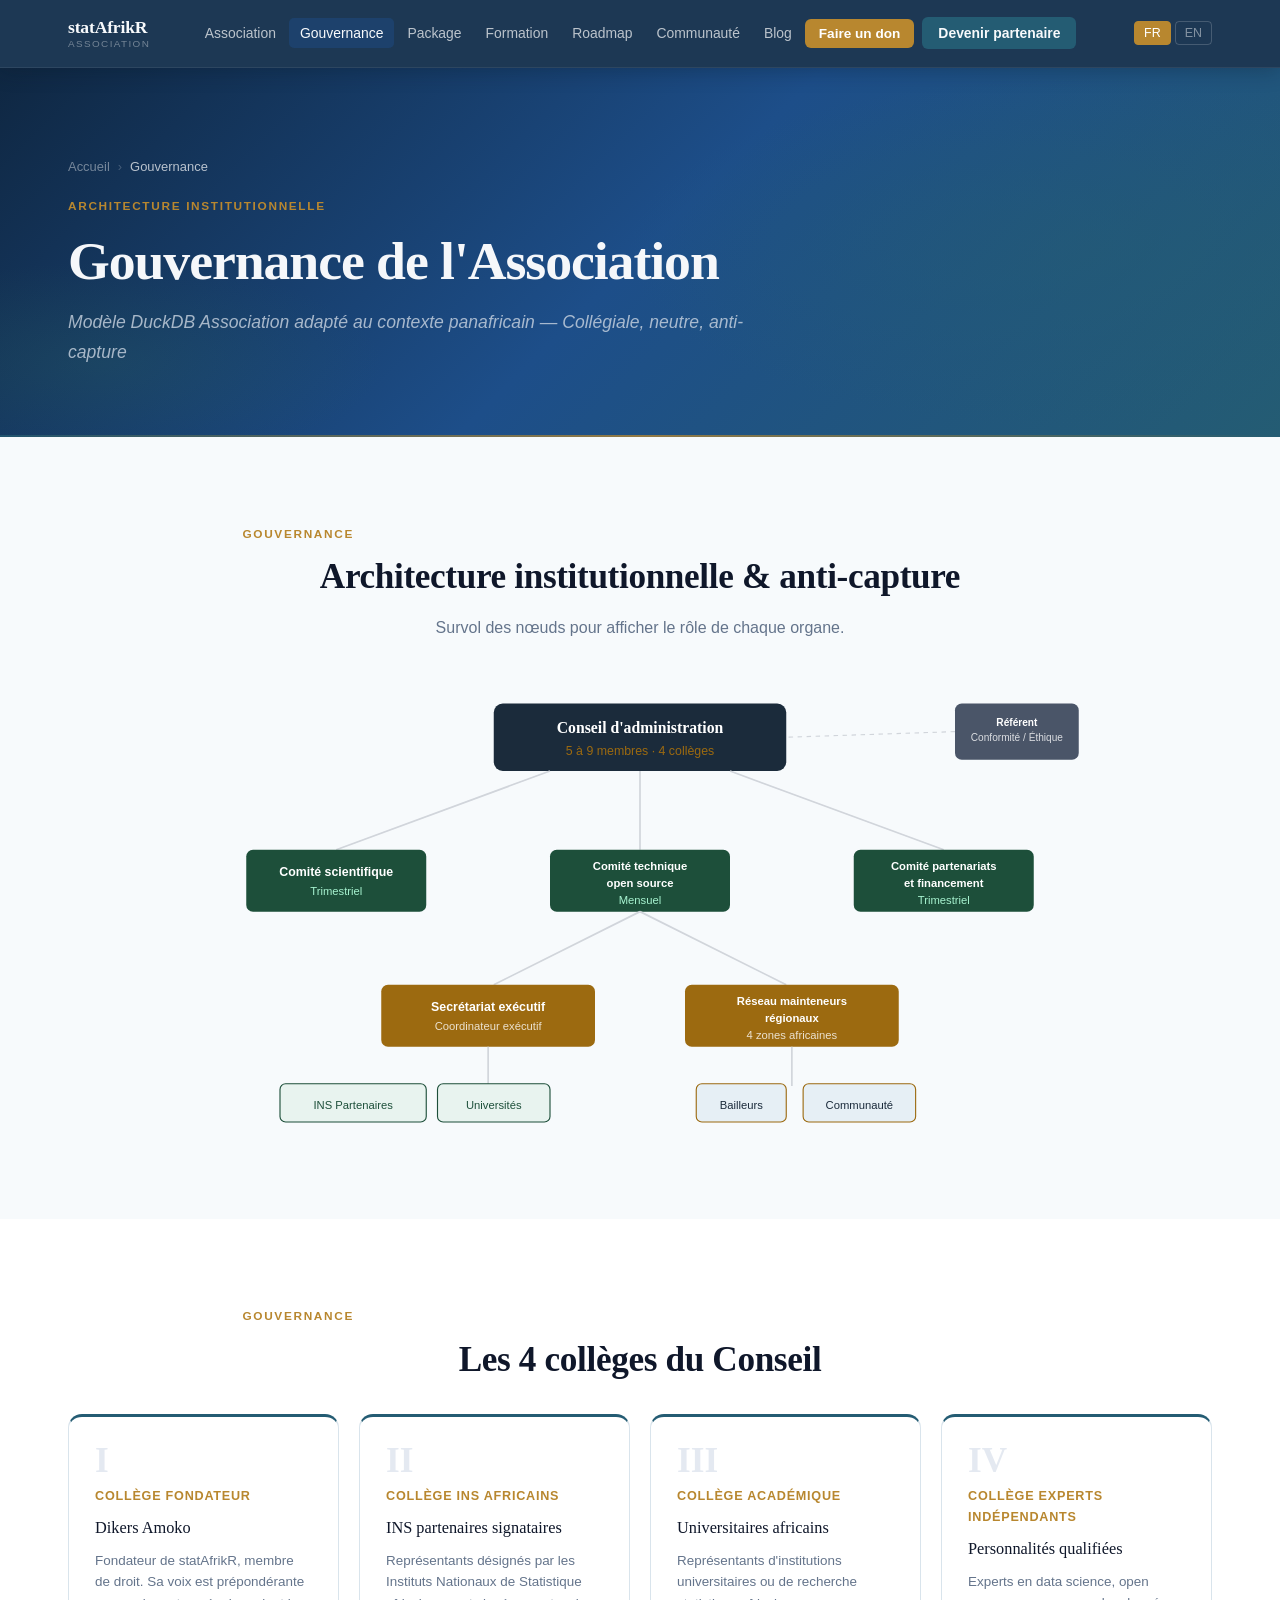
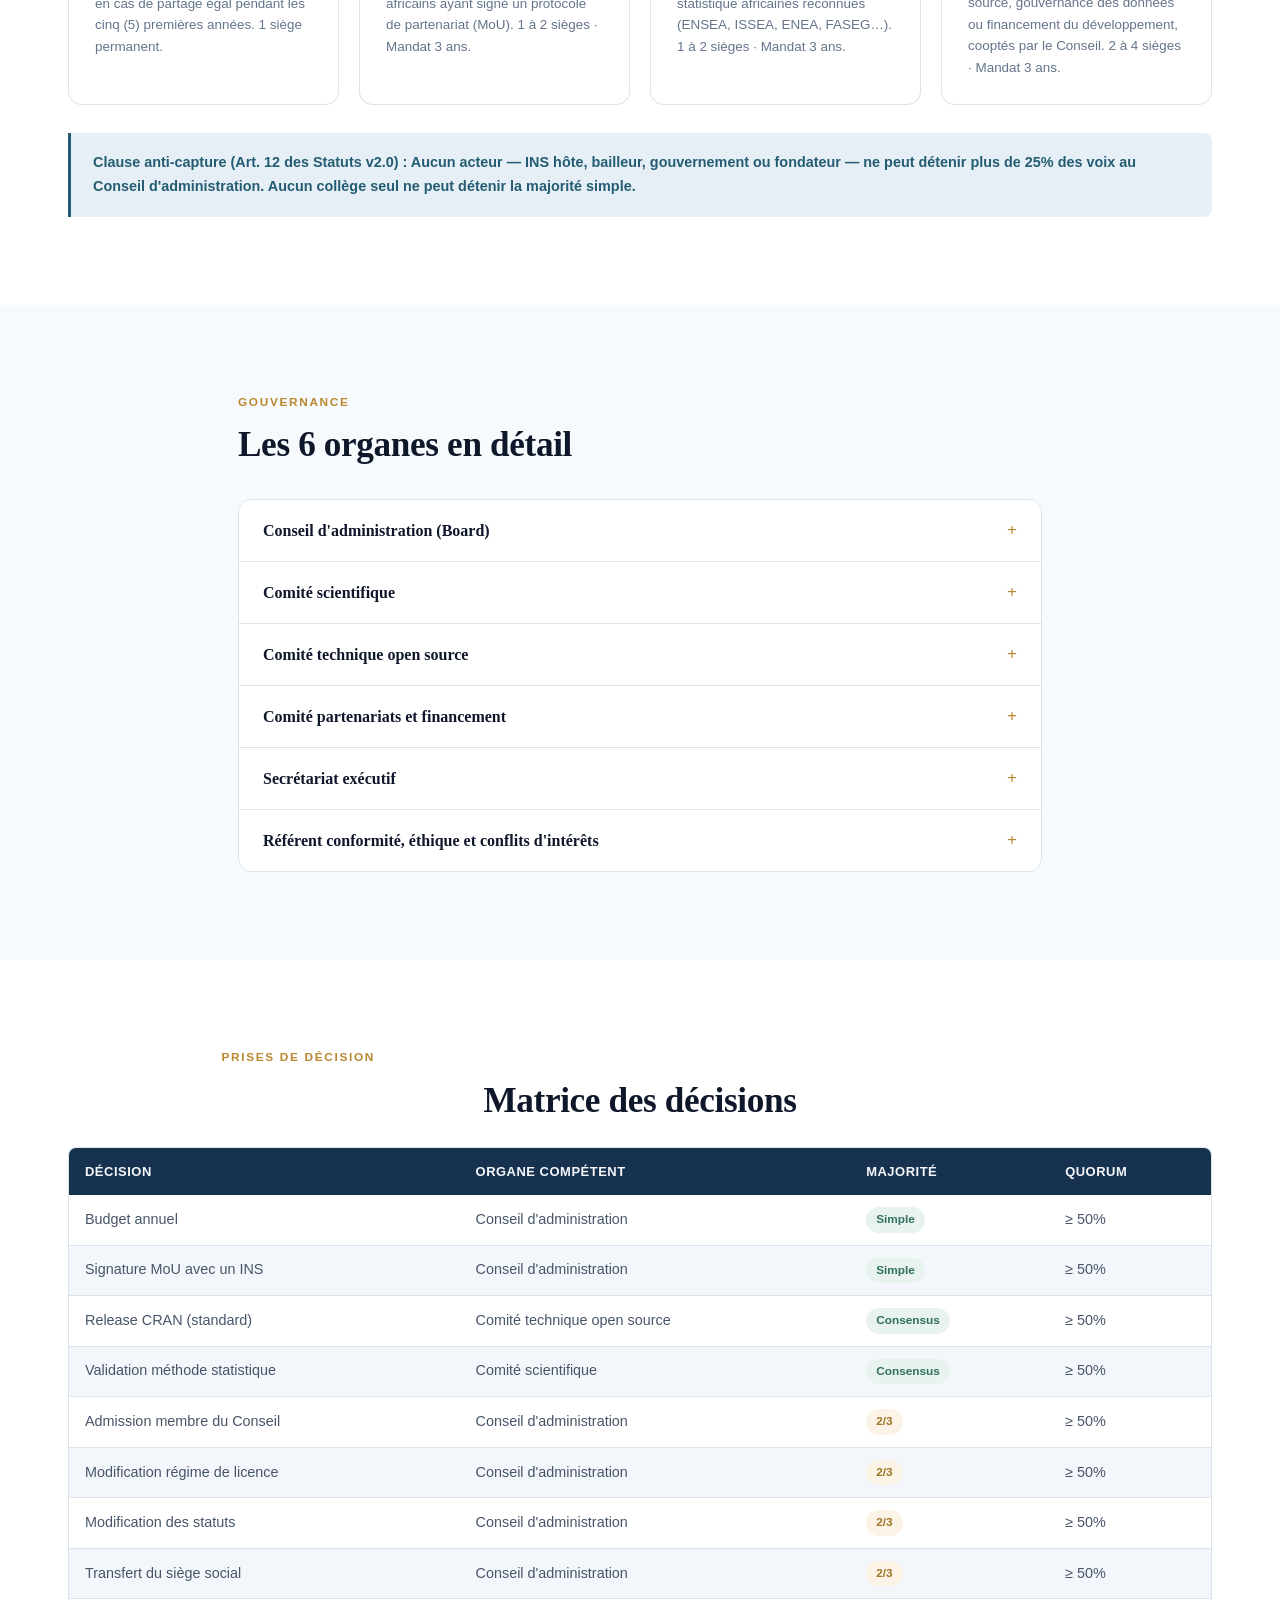
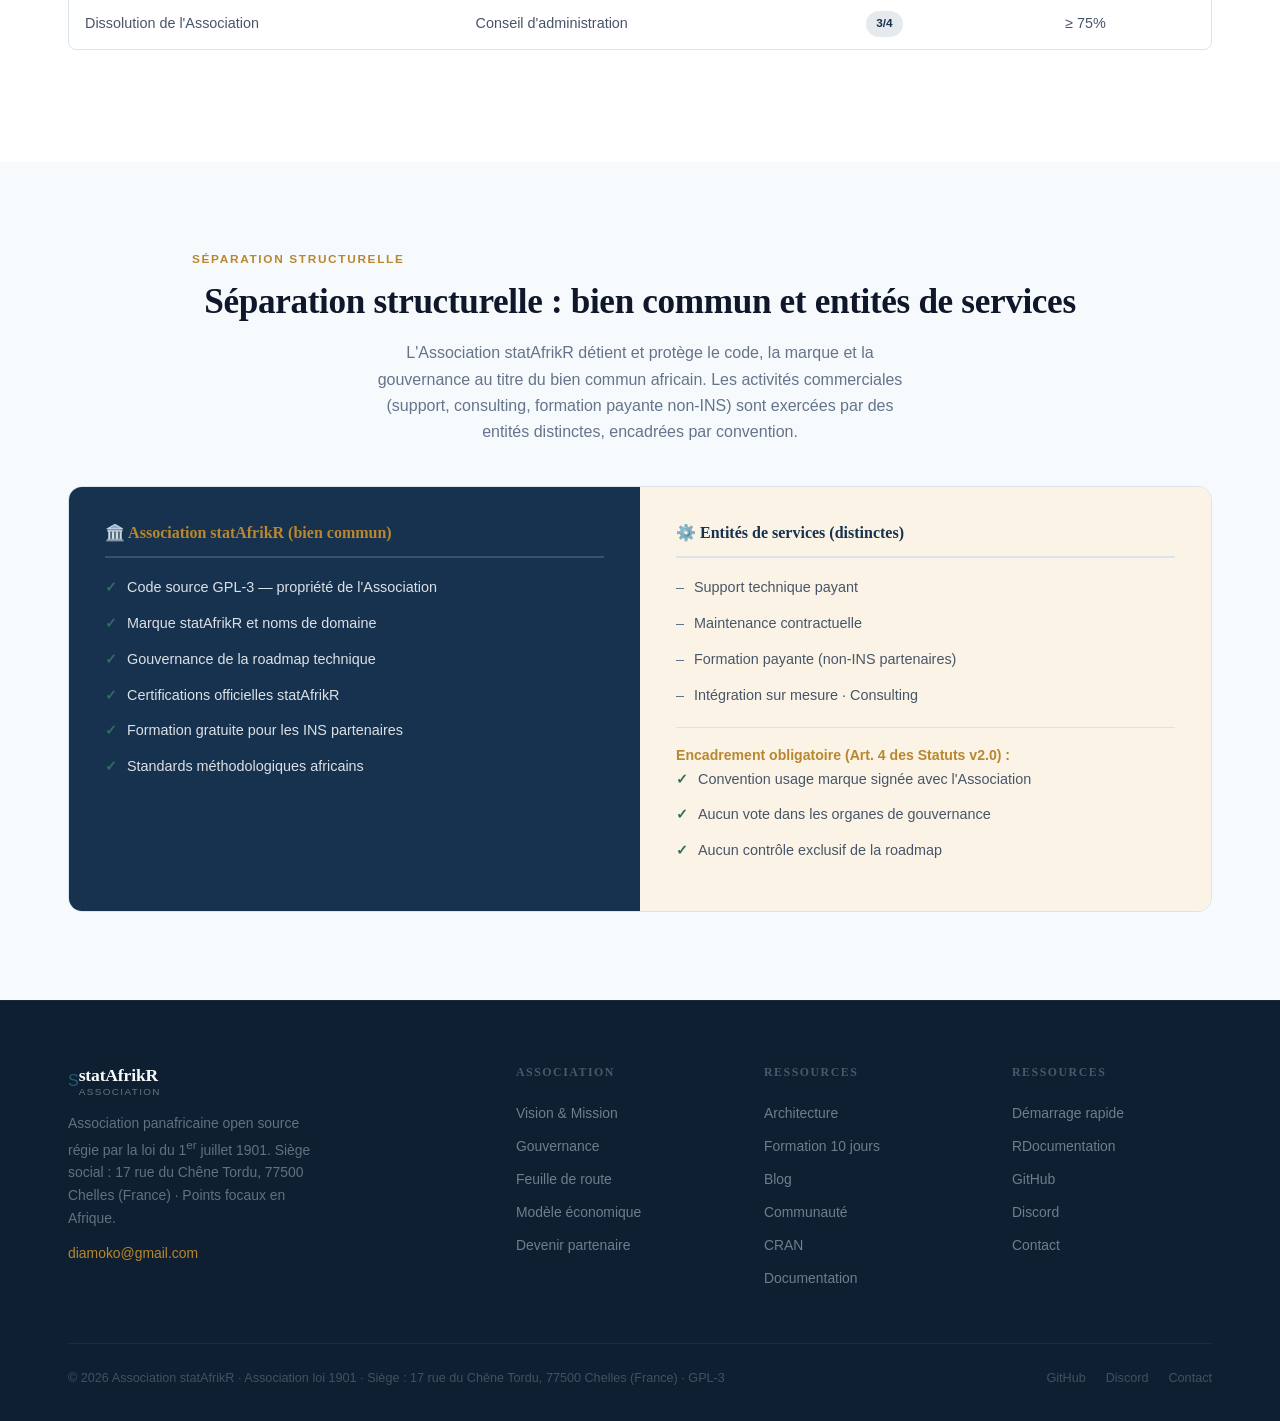
<file: gouvernance.html>
<!DOCTYPE html>
<html lang="fr" data-lang="fr">
<head>
  <meta charset="UTF-8"><meta name="viewport" content="width=device-width, initial-scale=1.0">
  <meta name="description" content="Gouvernance de l'Association statAfrikR — Conseil d'administration, Comités, Organigramme interactif, Matrice des décisions.">
  <meta property="og:title" content="Gouvernance — Association statAfrikR">
  <title>Gouvernance — Association statAfrikR</title>
  <link rel="stylesheet" href="assets/css/main.css">
</head>
<body>
<nav class="nav" role="navigation" aria-label="Navigation principale">
  <div class="nav-inner">
    <a href="index.html" class="nav-logo" aria-label="Accueil Association statAfrikR">
      <div class="nav-logo-text">
        <span class="nav-logo-name">statAfrikR</span>
        <span class="nav-logo-sub">Association</span>
      </div>
    </a>
    <ul class="nav-links" role="list">
      <li><a href="association.html" data-i18n="nav.association">Association</a></li>
      <li><a href="gouvernance.html" class="active" data-i18n="nav.gouvernance">Gouvernance</a></li>
      <li><a href="package.html" data-i18n="nav.package">Package</a></li>
      <li><a href="formation.html" data-i18n="nav.formation">Formation</a></li>
      <li><a href="roadmap.html" data-i18n="nav.roadmap">Roadmap</a></li>
      <li><a href="communaute.html" data-i18n="nav.communaute">Communauté</a></li>
      <li><a href="blog.html">Blog</a></li>
      <li><a href="don.html" class="nav-don" data-i18n="nav.don" data-i18n="nav.don" aria-label="Faire un don à l'Association">Faire un don</a></li>
      <li><a href="partenariat.html" class="nav-cta" data-i18n="nav.partenaire" data-i18n="nav.partenaire">Devenir partenaire</a></li>
    </ul>
    <div class="nav-lang">
      <button class="lang-btn" data-lang="fr" aria-label="Français">FR</button>
      <button class="lang-btn" data-lang="en" aria-label="English">EN</button>
    </div>
    <button class="nav-toggle" aria-label="Menu" aria-expanded="false">☰</button>
  </div>
</nav>

<header class="page-hero">
  <div class="page-hero-inner">
    <nav class="breadcrumb" aria-label="Fil d'Ariane"><a href="index.html" data-i18n="bc.home">Accueil</a><span>›</span><span style="color:rgba(255,255,255,0.7)" data-i18n="bc.gouvernance">Gouvernance</span></nav>
    <p class="section-label" style="color:var(--amber)">Architecture institutionnelle</p>
    <h1 data-i18n="page.gouv.h1">Gouvernance de l'Association</h1>
    <p class="lead" data-i18n="page.gouv.lead">Gouvernance collégiale, neutre et anti-capture — au service de la statistique publique africaine</p>
  </div>
</header>

<main>
<!-- Organigramme SVG -->
<section id="organigramme" aria-labelledby="org-title">
  <div class="container">
    <p class="section-label text-center" data-i18n="label.gouvernance">Architecture</p>
    <h2 id="org-title" data-i18n="title.gouvernance" class="section-title text-center fade-in">Les 6 organes de gouvernance</h2>
    <p class="section-sub text-center fade-in" style="margin:0 auto 40px;">Survol des nœuds pour afficher le rôle de chaque organe.</p>
    <div class="org-chart fade-in" role="img" aria-label="Organigramme de gouvernance Association statAfrikR">
      <svg viewBox="0 0 800 400" xmlns="http://www.w3.org/2000/svg" style="width:100%;max-width:900px;display:block;margin:0 auto;">
        <!-- Conseil admin -->
        <g class="org-node" data-desc="Conseil d'administration — 5 à 9 membres, 4 collèges. Décisions stratégiques, budget, nominations. Règle anti-capture : aucun acteur > 25% des voix. Réunions ≥ 2/an." tabindex="0" role="button" aria-label="Conseil d'administration">
          <rect x="270" y="20" width="260" height="60" rx="8" fill="#1B2B3B"/>
          <text x="400" y="46" text-anchor="middle" font-family="Georgia,serif" font-size="14" font-weight="bold" fill="#FFFFFF">Conseil d'administration</text>
          <text x="400" y="66" text-anchor="middle" font-family="Arial" font-size="11" fill="#9C6A10">5 à 9 membres · 4 collèges</text>
        </g>
        <!-- Lines to level 2 -->
        <line x1="320" y1="80" x2="130" y2="150" stroke="#D1D5DB" stroke-width="1.5"/>
        <line x1="400" y1="80" x2="400" y2="150" stroke="#D1D5DB" stroke-width="1.5"/>
        <line x1="480" y1="80" x2="670" y2="150" stroke="#D1D5DB" stroke-width="1.5"/>
        <!-- Comité sci -->
        <g class="org-node" data-desc="Comité scientifique — 6 à 12 experts. Validation méthodes statistiques, normes ISI/OCDE/AFRISTAT, publications officielles. Trimestriel." tabindex="0" role="button">
          <rect x="50" y="150" width="160" height="55" rx="6" fill="#1D4F3A"/>
          <text x="130" y="173" text-anchor="middle" font-family="Arial" font-size="11" font-weight="bold" fill="#FFFFFF">Comité scientifique</text>
          <text x="130" y="190" text-anchor="middle" font-family="Arial" font-size="10" fill="#A7F3D0">Trimestriel</text>
        </g>
        <!-- Comité tech -->
        <g class="org-node" data-desc="Comité technique open source — 4 à 8 développeurs R. Qualité code, CI/CD, releases CRAN, couverture tests > 90%, sécurité. Mensuel." tabindex="0" role="button">
          <rect x="320" y="150" width="160" height="55" rx="6" fill="#1D4F3A"/>
          <text x="400" y="168" text-anchor="middle" font-family="Arial" font-size="10" font-weight="bold" fill="#FFFFFF">Comité technique</text>
          <text x="400" y="183" text-anchor="middle" font-family="Arial" font-size="10" font-weight="bold" fill="#FFFFFF">open source</text>
          <text x="400" y="198" text-anchor="middle" font-family="Arial" font-size="10" fill="#A7F3D0">Mensuel</text>
        </g>
        <!-- Comité part -->
        <g class="org-node" data-desc="Comité partenariats et financement — 3 à 6 experts. INS africains, bailleurs, conventions MoU, adoption. Trimestriel." tabindex="0" role="button">
          <rect x="590" y="150" width="160" height="55" rx="6" fill="#1D4F3A"/>
          <text x="670" y="168" text-anchor="middle" font-family="Arial" font-size="10" font-weight="bold" fill="#FFFFFF">Comité partenariats</text>
          <text x="670" y="183" text-anchor="middle" font-family="Arial" font-size="10" font-weight="bold" fill="#FFFFFF">et financement</text>
          <text x="670" y="198" text-anchor="middle" font-family="Arial" font-size="10" fill="#A7F3D0">Trimestriel</text>
        </g>
        <!-- Lines to level 3 -->
        <line x1="400" y1="205" x2="270" y2="270" stroke="#D1D5DB" stroke-width="1.5"/>
        <line x1="400" y1="205" x2="530" y2="270" stroke="#D1D5DB" stroke-width="1.5"/>
        <!-- Secrétariat -->
        <g class="org-node" data-desc="Secrétariat exécutif — Coordinateur exécutif. Coordination opérationnelle, suivi plan d'action, gestion administrative et financière courante." tabindex="0" role="button">
          <rect x="170" y="270" width="190" height="55" rx="6" fill="#9C6A10"/>
          <text x="265" y="293" text-anchor="middle" font-family="Arial" font-size="11" font-weight="bold" fill="#FFFFFF">Secrétariat exécutif</text>
          <text x="265" y="310" text-anchor="middle" font-family="Arial" font-size="10" fill="rgba(255,255,255,0.8)">Coordinateur exécutif</text>
        </g>
        <!-- Mainteneurs -->
        <g class="org-node" data-desc="Réseau des mainteneurs régionaux — 4 zones : Afrique centrale, Afrique de l'Ouest, Afrique de l'Est, Afrique australe. Ancrage terrain, remontée besoins INS." tabindex="0" role="button">
          <rect x="440" y="270" width="190" height="55" rx="6" fill="#9C6A10"/>
          <text x="535" y="288" text-anchor="middle" font-family="Arial" font-size="10" font-weight="bold" fill="#FFFFFF">Réseau mainteneurs</text>
          <text x="535" y="303" text-anchor="middle" font-family="Arial" font-size="10" font-weight="bold" fill="#FFFFFF">régionaux</text>
          <text x="535" y="318" text-anchor="middle" font-family="Arial" font-size="10" fill="rgba(255,255,255,0.8)">4 zones africaines</text>
        </g>
        <!-- Level 4 -->
        <line x1="265" y1="325" x2="265" y2="360" stroke="#D1D5DB" stroke-width="1.5"/>
        <line x1="535" y1="325" x2="535" y2="360" stroke="#D1D5DB" stroke-width="1.5"/>
        <rect x="80" y="358" width="130" height="34" rx="5" fill="var(--sage)" stroke="#1D4F3A" stroke-width="1"/>
        <text x="145" y="380" text-anchor="middle" font-family="Arial" font-size="10" fill="#1D4F3A">INS Partenaires</text>
        <rect x="220" y="358" width="100" height="34" rx="5" fill="var(--sage)" stroke="#1D4F3A" stroke-width="1"/>
        <text x="270" y="380" text-anchor="middle" font-family="Arial" font-size="10" fill="#1D4F3A">Universités</text>
        <rect x="450" y="358" width="80" height="34" rx="5" fill="var(--skylt)" stroke="#9C6A10" stroke-width="1"/>
        <text x="490" y="380" text-anchor="middle" font-family="Arial" font-size="10" fill="#1B2B3B">Bailleurs</text>
        <rect x="545" y="358" width="100" height="34" rx="5" fill="var(--skylt)" stroke="#9C6A10" stroke-width="1"/>
        <text x="595" y="380" text-anchor="middle" font-family="Arial" font-size="10" fill="#1B2B3B">Communauté</text>
        <!-- Référent -->
        <g class="org-node" data-desc="Référent conformité, éthique et conflits d'intérêts — Indépendant. Déclarations d'intérêts, registre déports, conformité conventions, séparation bien commun / services." tabindex="0" role="button">
          <rect x="680" y="20" width="110" height="50" rx="6" fill="#4A5568"/>
          <text x="735" y="40" text-anchor="middle" font-family="Arial" font-size="9" font-weight="bold" fill="#FFFFFF">Référent</text>
          <text x="735" y="53" text-anchor="middle" font-family="Arial" font-size="9" fill="rgba(255,255,255,0.8)">Conformité / Éthique</text>
        </g>
        <line x1="680" y1="45" x2="530" y2="50" stroke="#D1D5DB" stroke-width="1" stroke-dasharray="4"/>
      </svg>
    </div>
  </div>
</section>

<!-- 4 Collèges -->
<section id="colleges" style="background:var(--white);" aria-labelledby="colleges-title">
  <div class="container">
    <p class="section-label text-center" data-i18n="label.gouvernance">Conseil d'administration</p>
    <h2 id="colleges-title" data-i18n="title.colleges" class="section-title text-center fade-in">Les 4 collèges du Conseil</h2>
    <div class="college-grid" style="margin-top:32px;">
      <div class="college-card fade-in">
        <div class="college-num">I</div>
        <div class="college-title" data-i18n="college.1.title">Collège fondateur</div>
        <div class="college-name" data-i18n="college.1.name">Dikers Amoko</div>
        <p class="college-desc">Fondateur de statAfrikR, membre de droit. Sa voix est prépondérante en cas de partage égal pendant les cinq (5) premières années. 1 siège permanent.</p>
      </div>
      <div class="college-card fade-in">
        <div class="college-num">II</div>
        <div class="college-title" data-i18n="college.2.title">Collège INS africains</div>
        <div class="college-name" data-i18n="college.2.name">INS partenaires signataires</div>
        <p class="college-desc">Représentants désignés par les Instituts Nationaux de Statistique africains ayant signé un protocole de partenariat (MoU). 1 à 2 sièges · Mandat 3 ans.</p>
      </div>
      <div class="college-card fade-in">
        <div class="college-num">III</div>
        <div class="college-title" data-i18n="college.3.title">Collège académique</div>
        <div class="college-name" data-i18n="college.3.name">Universitaires africains</div>
        <p class="college-desc">Représentants d'institutions universitaires ou de recherche statistique africaines reconnues (ENSEA, ISSEA, ENEA, FASEG…). 1 à 2 sièges · Mandat 3 ans.</p>
      </div>
      <div class="college-card fade-in">
        <div class="college-num">IV</div>
        <div class="college-title" data-i18n="college.4.title">Collège experts indépendants</div>
        <div class="college-name" data-i18n="college.4.name">Personnalités qualifiées</div>
        <p class="college-desc">Experts en data science, open source, gouvernance des données ou financement du développement, cooptés par le Conseil. 2 à 4 sièges · Mandat 3 ans.</p>
      </div>
    </div>
    <div class="anticapture-note fade-in" role="note">
      <strong>Clause anti-capture (Art. 12 des Statuts v2.0) :</strong> Aucun acteur — INS hôte, bailleur, gouvernement ou fondateur — ne peut détenir plus de 25% des voix au Conseil d'administration. Aucun collège seul ne peut détenir la majorité simple.
    </div>
  </div>
</section>

<!-- Accordion 6 organes -->
<section id="organes" aria-labelledby="organes-title">
  <div class="container container-sm">
    <p class="section-label" data-i18n="label.gouvernance">Détail des organes</p>
    <h2 id="organes-title" data-i18n="title.organes" class="section-title fade-in">Les 6 organes en détail</h2>
    <div class="accordion fade-in" role="list" style="margin-top:32px;">
      <div class="accordion-item" role="listitem">
        <button class="accordion-btn" aria-expanded="false"><span>Conseil d'administration (Board)</span><span class="accordion-icon" aria-hidden="true">+</span></button>
        <div class="accordion-body"><p><strong>Rôle :</strong> Organe souverain de décision stratégique. Protège la mission, approuve le budget, valide les partenariats majeurs, nomme le Coordinateur exécutif.<br><strong>Composition :</strong> 5 à 9 membres, 4 collèges.<br><strong>Fréquence :</strong> ≥ 2 réunions par an, en présentiel ou visioconférence.<br><strong>Décisions majeures :</strong> Majorité des 2/3 (modification statuts, licence, dissolution) · 3/4 pour la dissolution.</p></div>
      </div>
      <div class="accordion-item" role="listitem">
        <button class="accordion-btn" aria-expanded="false"><span>Comité scientifique</span><span class="accordion-icon" aria-hidden="true">+</span></button>
        <div class="accordion-body"><p><strong>Rôle :</strong> Validation méthodologique, conformité aux normes statistiques internationales (ISI, OCDE, AFRISTAT, ONU), revue des publications officielles.<br><strong>Composition :</strong> 6 à 12 experts statisticiens, démographes, économistes.<br><strong>Fréquence :</strong> Trimestrielle (mars, juin, septembre, décembre).</p></div>
      </div>
      <div class="accordion-item" role="listitem">
        <button class="accordion-btn" aria-expanded="false"><span>Comité technique open source</span><span class="accordion-icon" aria-hidden="true">+</span></button>
        <div class="accordion-body"><p><strong>Rôle :</strong> Qualité du code, processus de release, CI/CD (GitHub Actions), couverture de tests (&gt; 90%), sécurité, documentation technique. Aucune release sur le CRAN sans son aval.<br><strong>Composition :</strong> 4 à 8 développeurs R senior.<br><strong>Fréquence :</strong> Mensuelle.</p></div>
      </div>
      <div class="accordion-item" role="listitem">
        <button class="accordion-btn" aria-expanded="false"><span>Comité partenariats et financement</span><span class="accordion-icon" aria-hidden="true">+</span></button>
        <div class="accordion-body"><p><strong>Rôle :</strong> Stratégie de mobilisation de ressources, dossiers de subvention, relations avec les INS partenaires, universités, bailleurs, suivi de l'adoption institutionnelle.<br><strong>Composition :</strong> 3 à 6 experts en développement international, financement ou coopération statistique.<br><strong>Fréquence :</strong> Trimestrielle.</p></div>
      </div>
      <div class="accordion-item" role="listitem">
        <button class="accordion-btn" aria-expanded="false"><span>Secrétariat exécutif</span><span class="accordion-icon" aria-hidden="true">+</span></button>
        <div class="accordion-body"><p><strong>Rôle :</strong> Coordination opérationnelle de l'Association : suivi du plan d'action annuel, préparation des réunions, gestion administrative et financière courante, relations partenaires.<br><strong>Direction :</strong> Coordinateur exécutif nommé par le Conseil à la majorité des 2/3. Voix consultative au Conseil.</p></div>
      </div>
      <div class="accordion-item" role="listitem">
        <button class="accordion-btn" aria-expanded="false"><span>Référent conformité, éthique et conflits d'intérêts</span><span class="accordion-icon" aria-hidden="true">+</span></button>
        <div class="accordion-body"><p><strong>Rôle :</strong> Déclarations d'intérêts annuelles, registre des déports, conformité des conventions de partenariat avec la mission d'intérêt général, séparation bien commun / entités de services.<br><strong>Indépendance :</strong> Personne physique indépendante de tout organe exécutif. Rapport annuel au Conseil.</p></div>
      </div>
    </div>
  </div>
</section>

<!-- Matrice des décisions -->
<section id="decisions" style="background:var(--white);" aria-labelledby="matrix-title">
  <div class="container">
    <p class="section-label text-center">Prises de décision</p>
    <h2 id="matrix-title" data-i18n="title.matrix" class="section-title text-center fade-in">Matrice des décisions</h2>
    <div class="table-wrap fade-in">
      <table role="table">
        <thead><tr><th>Décision</th><th>Organe compétent</th><th>Majorité</th><th>Quorum</th></tr></thead>
        <tbody>
          <tr><td>Budget annuel</td><td>Conseil d'administration</td><td><span class="badge badge-green">Simple</span></td><td>≥ 50%</td></tr>
          <tr><td>Signature MoU avec un INS</td><td>Conseil d'administration</td><td><span class="badge badge-green">Simple</span></td><td>≥ 50%</td></tr>
          <tr><td>Release CRAN (standard)</td><td>Comité technique open source</td><td><span class="badge badge-green">Consensus</span></td><td>≥ 50%</td></tr>
          <tr><td>Validation méthode statistique</td><td>Comité scientifique</td><td><span class="badge badge-green">Consensus</span></td><td>≥ 50%</td></tr>
          <tr><td>Admission membre du Conseil</td><td>Conseil d'administration</td><td><span class="badge badge-amber">2/3</span></td><td>≥ 50%</td></tr>
          <tr><td>Modification régime de licence</td><td>Conseil d'administration</td><td><span class="badge badge-amber">2/3</span></td><td>≥ 50%</td></tr>
          <tr><td>Modification des statuts</td><td>Conseil d'administration</td><td><span class="badge badge-amber">2/3</span></td><td>≥ 50%</td></tr>
          <tr><td>Transfert du siège social</td><td>Conseil d'administration</td><td><span class="badge badge-amber">2/3</span></td><td>≥ 50%</td></tr>
          <tr><td>Dissolution de l'Association</td><td>Conseil d'administration</td><td><span class="badge badge-ink">3/4</span></td><td>≥ 75%</td></tr>
        </tbody>
      </table>
    </div>
  </div>
</section>

<!-- Séparation bien commun / services -->
<section id="separation" aria-labelledby="sep-title">
  <div class="container">
    <p class="section-label text-center">Séparation structurelle</p>
    <h2 id="sep-title" data-i18n="title.separation" class="section-title text-center fade-in">Séparation bien commun / entités de services</h2>
    <p class="section-sub text-center fade-in" style="margin:0 auto 40px;">L'Association statAfrikR détient et protège le code, la marque et la gouvernance au titre du bien commun africain. Les activités commerciales (support, consulting, formation payante non-INS) sont exercées par des entités distinctes, encadrées par convention.</p>
    <div class="split-cols fade-in">
      <div class="split-col" style="background:var(--ink);">
        <h3 class="split-col-title" style="color:var(--amber);border-color:rgba(255,255,255,0.15);">🏛️ Association statAfrikR (bien commun)</h3>
        <div class="split-check" style="color:rgba(255,255,255,0.85);"><span>Code source GPL-3 — propriété de l'Association</span></div>
        <div class="split-check" style="color:rgba(255,255,255,0.85);"><span>Marque statAfrikR et noms de domaine</span></div>
        <div class="split-check" style="color:rgba(255,255,255,0.85);"><span>Gouvernance de la roadmap technique</span></div>
        <div class="split-check" style="color:rgba(255,255,255,0.85);"><span>Certifications officielles statAfrikR</span></div>
        <div class="split-check" style="color:rgba(255,255,255,0.85);"><span>Formation gratuite pour les INS partenaires</span></div>
        <div class="split-check" style="color:rgba(255,255,255,0.85);"><span>Standards méthodologiques africains</span></div>
      </div>
      <div class="split-col" style="background:var(--parch);">
        <h3 class="split-col-title" style="color:var(--ink);">⚙️ Entités de services (distinctes)</h3>
        <div class="split-cross" style="color:var(--slate);"><span>Support technique payant</span></div>
        <div class="split-cross" style="color:var(--slate);"><span>Maintenance contractuelle</span></div>
        <div class="split-cross" style="color:var(--slate);"><span>Formation payante (non-INS partenaires)</span></div>
        <div class="split-cross" style="color:var(--slate);"><span>Intégration sur mesure · Consulting</span></div>
        <p style="margin-top:20px;padding-top:16px;border-top:1px solid var(--bord);font-size:0.88rem;color:var(--amber);font-weight:700;">Encadrement obligatoire (Art. 4 des Statuts v2.0) :</p>
        <div class="split-check" style="color:var(--slate);"><span>Convention usage marque signée avec l'Association</span></div>
        <div class="split-check" style="color:var(--slate);"><span>Aucun vote dans les organes de gouvernance</span></div>
        <div class="split-check" style="color:var(--slate);"><span>Aucun contrôle exclusif de la roadmap</span></div>
      </div>
    </div>
  </div>
</section>
</main>

<footer class="footer" role="contentinfo"><div class="container"><div class="footer-grid"><div class="footer-brand"><a href="index.html" class="nav-logo" style="text-decoration:none;"><div class="nav-logo-mark">S</div><div class="nav-logo-text"><span class="nav-logo-name">statAfrikR</span><span class="nav-logo-sub">Association</span></div></a><p>Association panafricaine open source régie par la loi du 1<sup>er</sup> juillet 1901. Siège social : 17 rue du Chêne Tordu, 77500 Chelles (France) · Points focaux en Afrique.</p><p style="margin-top:12px;"><a href="mailto:diamoko@gmail.com" style="color:var(--amber);">diamoko@gmail.com</a></p></div><div class="footer-col"><h4>Association</h4><a href="association.html">Vision &amp; Mission</a><a href="gouvernance.html" data-i18n="nav.gouvernance">Gouvernance</a><a href="roadmap.html">Feuille de route</a><a href="financement.html">Modèle économique</a><a href="partenariat.html">Devenir partenaire</a></div><div class="footer-col"><h4 data-i18n="footer.col3">Ressources</h4><a href="package.html">Architecture</a><a href="formation.html">Formation 10 jours</a><a href="blog.html">Blog</a><a href="communaute.html" data-i18n="nav.communaute">Communauté</a><a href="https://cran.r-project.org/web/packages/statAfrikR/index.html" target="_blank" rel="noopener">CRAN</a><a href="https://damoko2004.github.io/statAfrikR/" target="_blank" rel="noopener">Documentation</a></div><div class="footer-col"><h4>Ressources</h4><a href="https://cran.r-project.org/web/packages/statAfrikR/vignettes/demarrage-rapide.html" target="_blank" rel="noopener">Démarrage rapide</a><a href="https://www.rdocumentation.org/packages/statAfrikR/versions/0.2.1" target="_blank" rel="noopener">RDocumentation</a><a href="https://github.com/damoko2004/statAfrikR" target="_blank" rel="noopener">GitHub</a><a href="https://discord.gg/kcfA27Yz" target="_blank" rel="noopener">Discord</a><a href="contact.html">Contact</a></div></div><div class="footer-bottom"><span data-i18n="footer.legal">© 2026 Association statAfrikR · Association loi 1901 en constitution · GPL-3</span><div class="footer-links"><a href="https://github.com/damoko2004/statAfrikR" target="_blank" rel="noopener">GitHub</a><a href="https://discord.gg/kcfA27Yz" target="_blank" rel="noopener">Discord</a><a href="contact.html">Contact</a></div></div></div></footer>
<div class="org-tooltip" role="tooltip" aria-live="polite"></div>
<script src="assets/js/main.js"></script>
<script src="assets/js/i18n.js"></script><script src="assets/js/stats.js"></script>
</body></html>
</file>
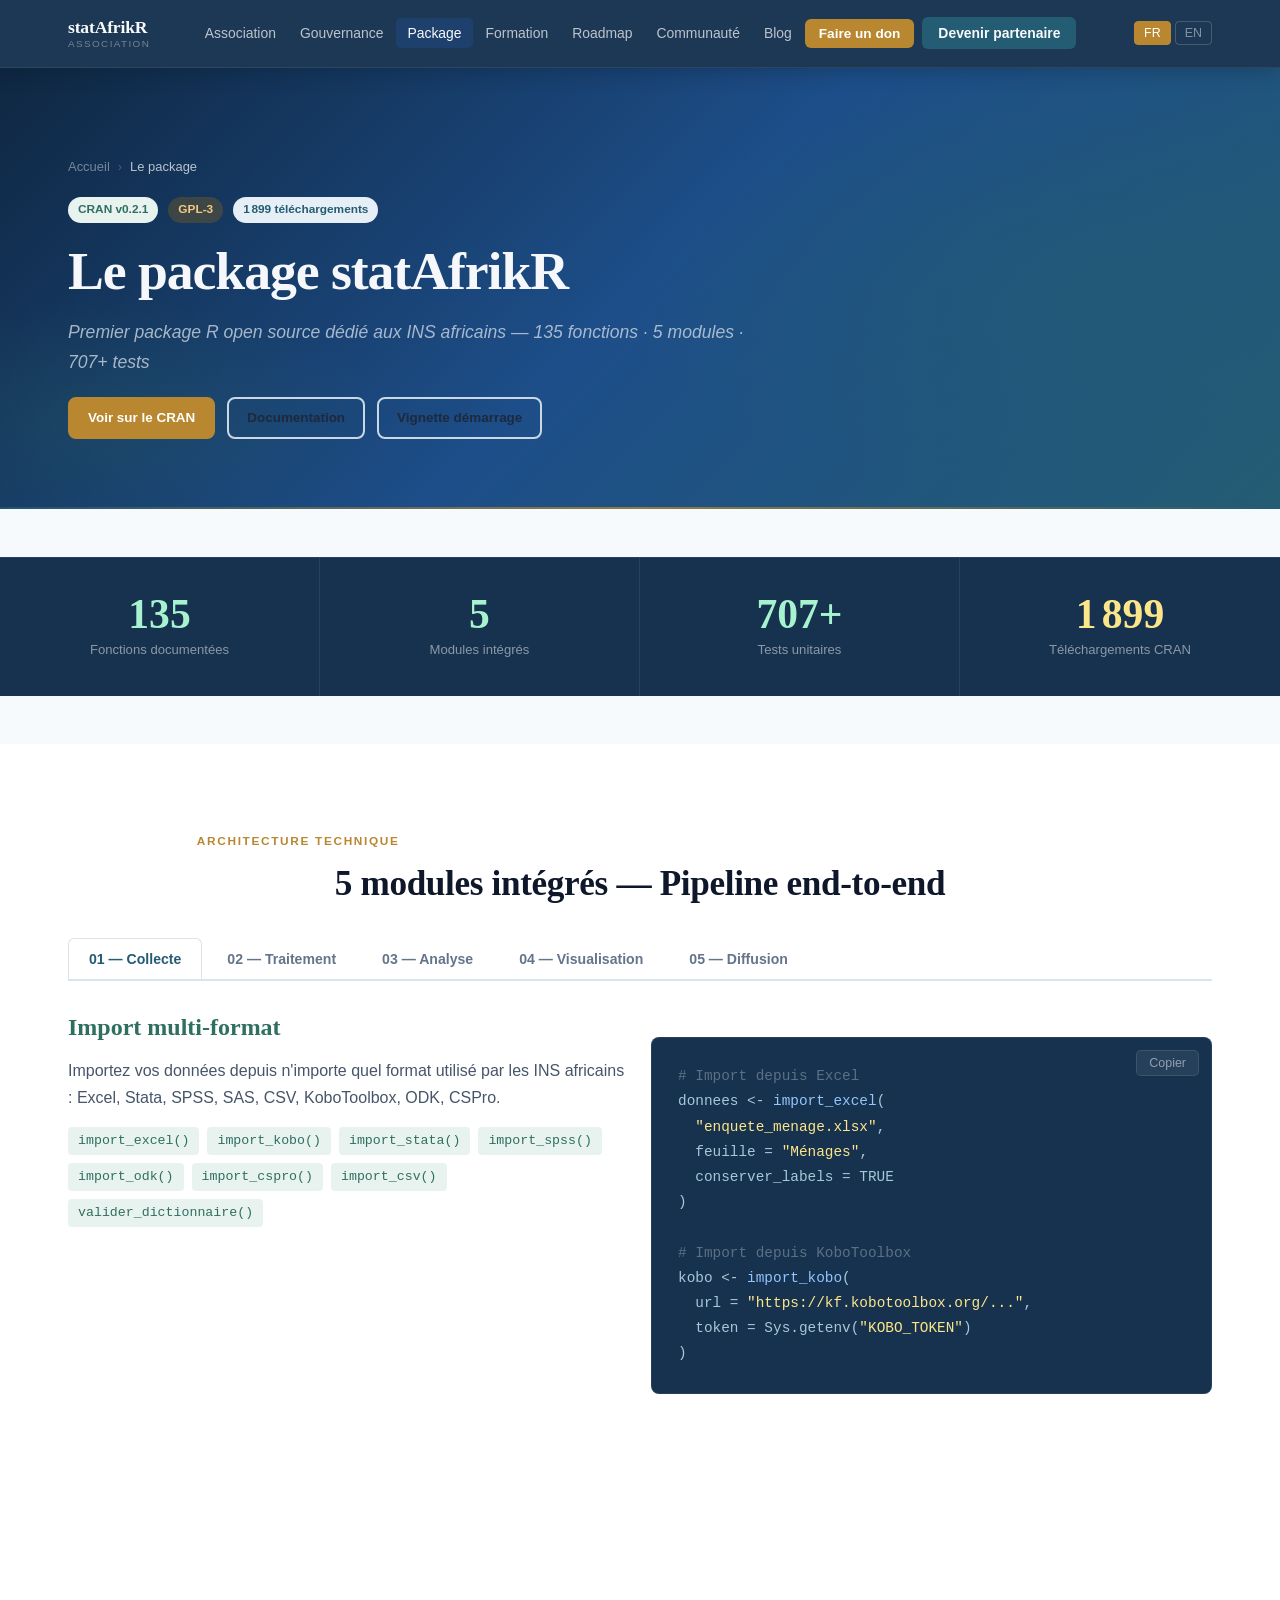
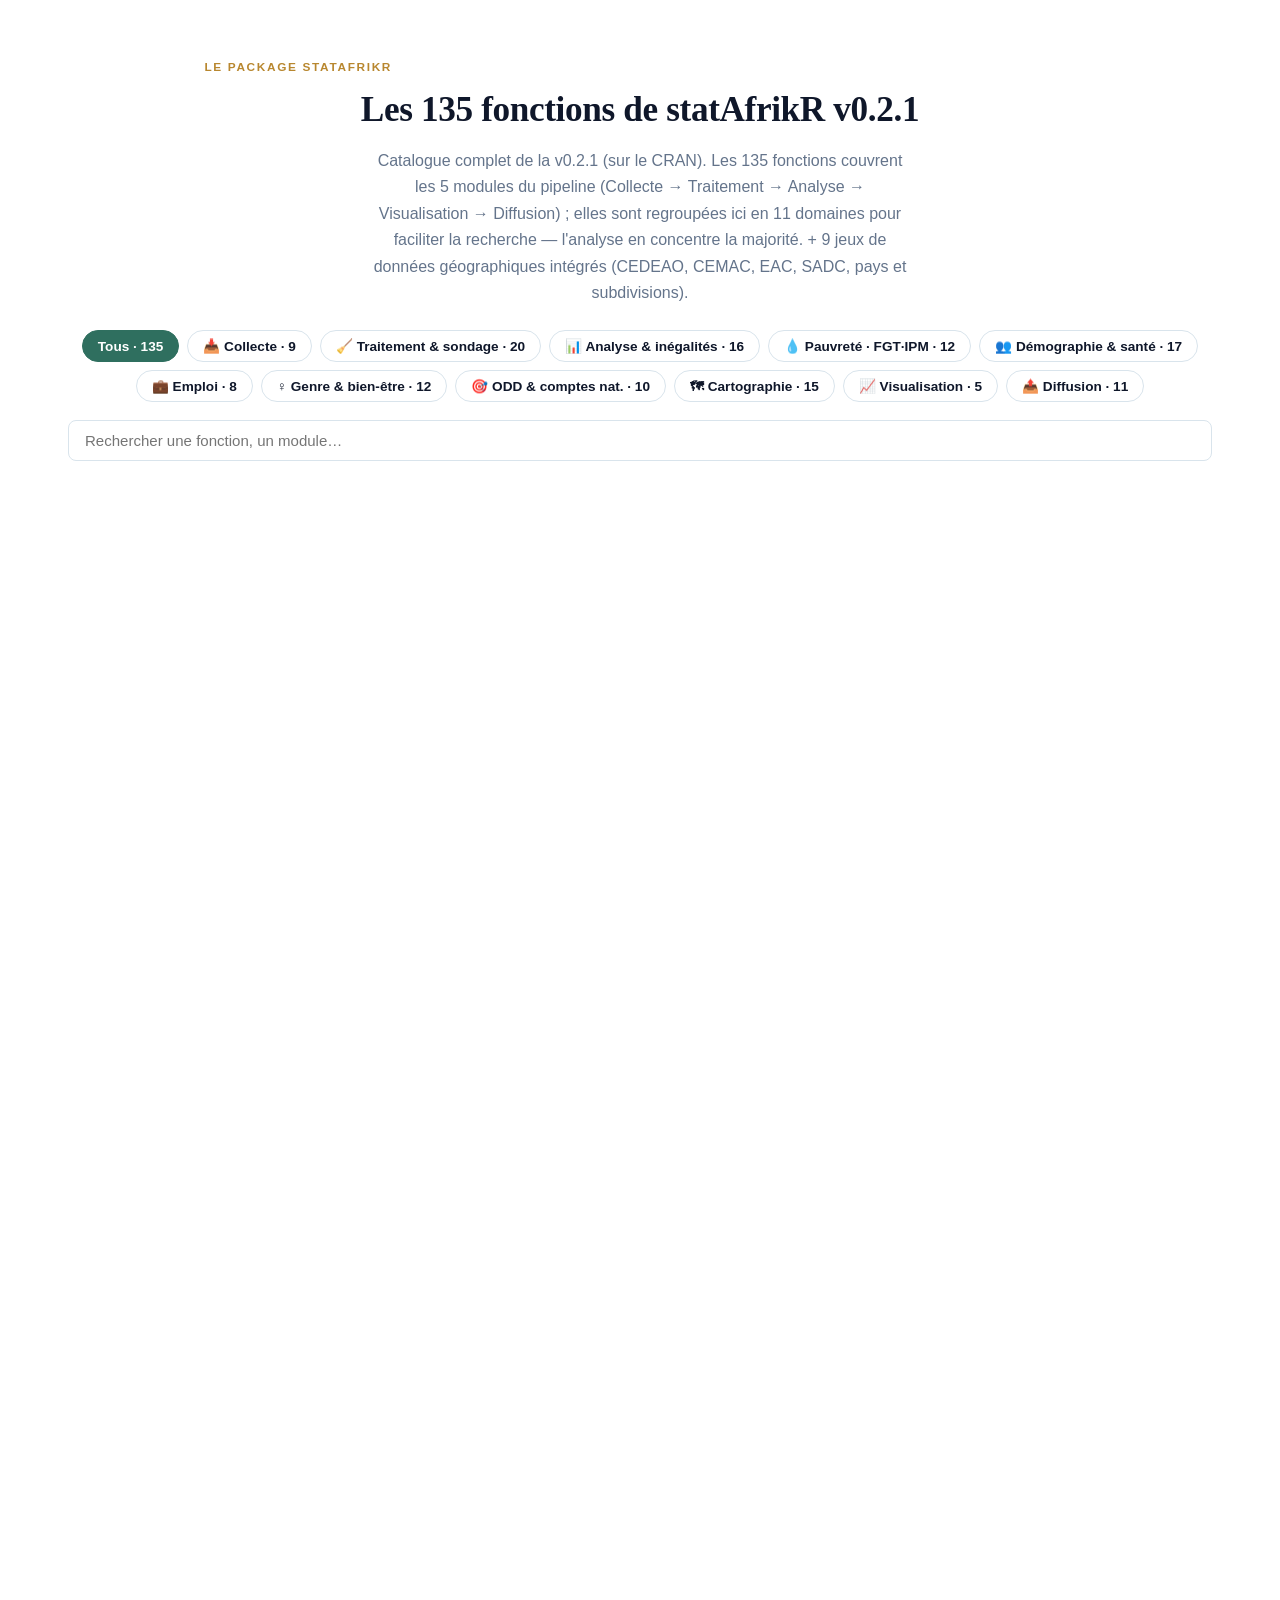
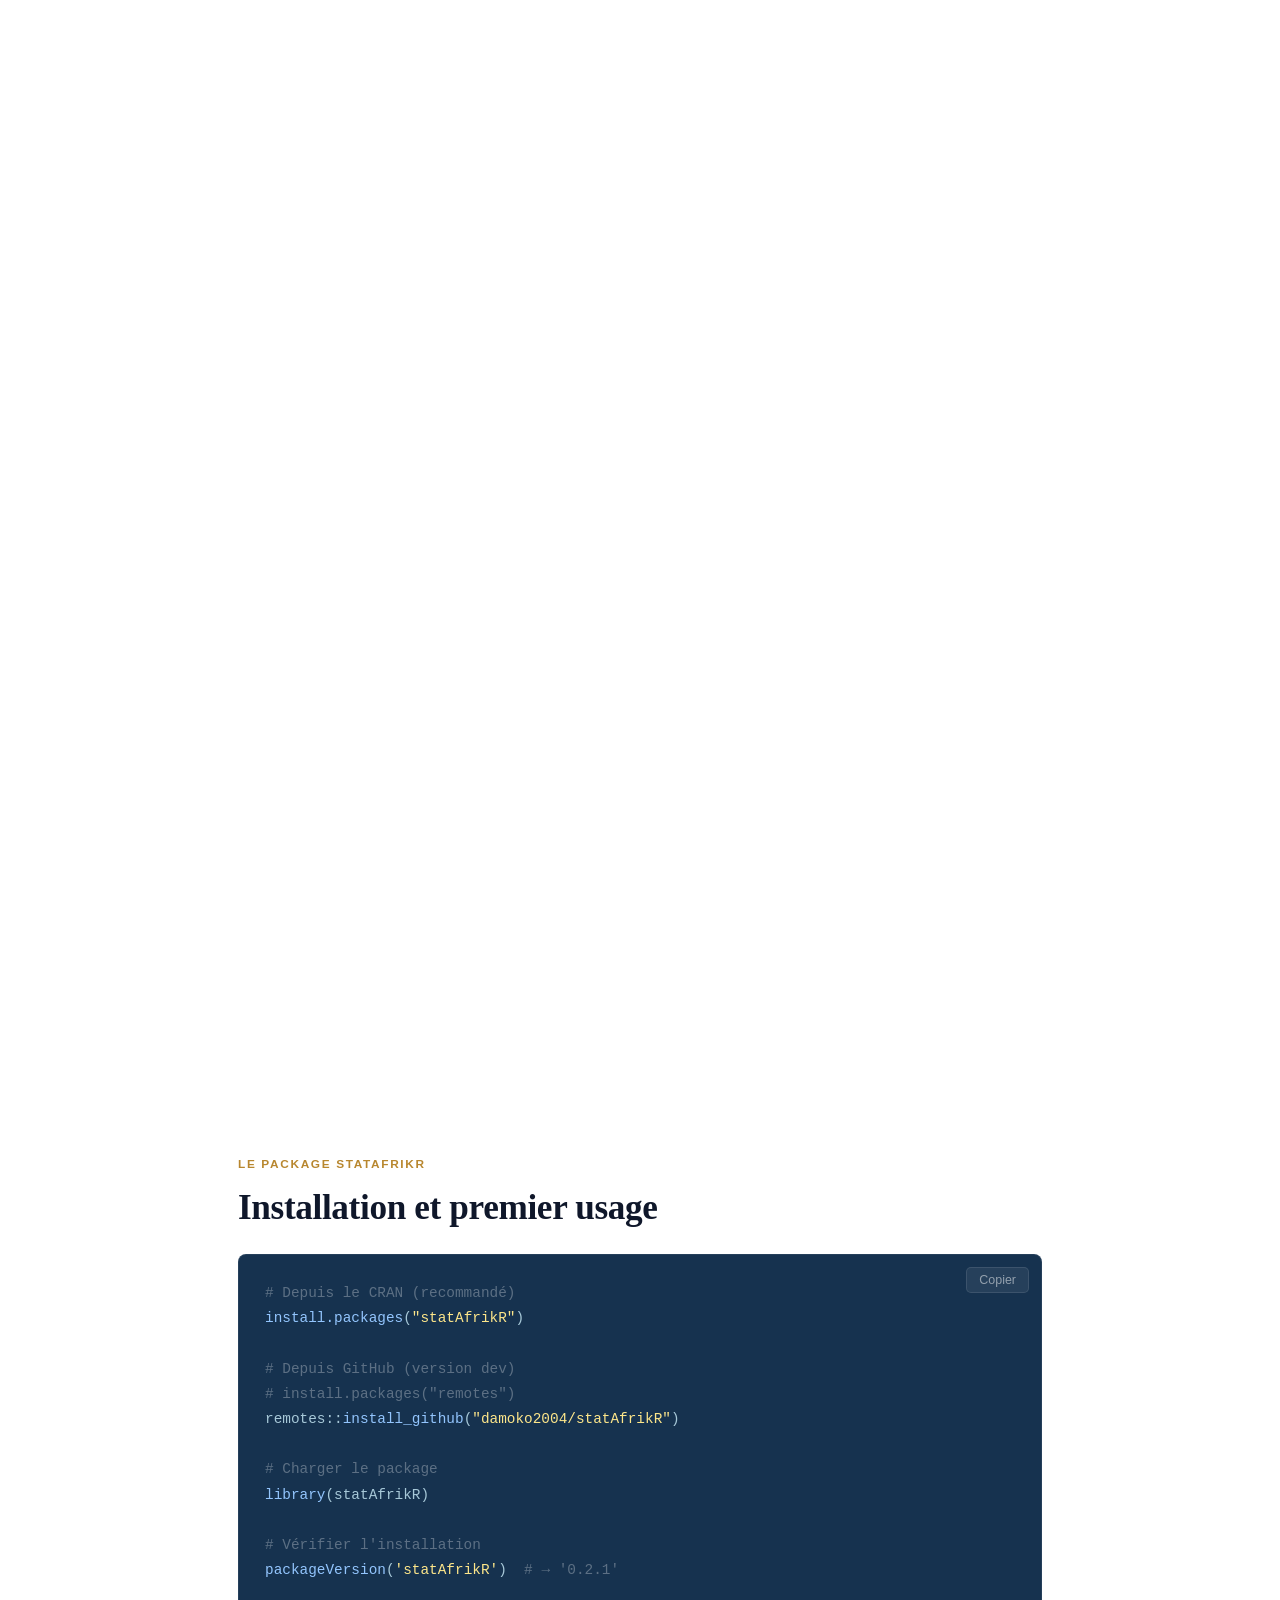
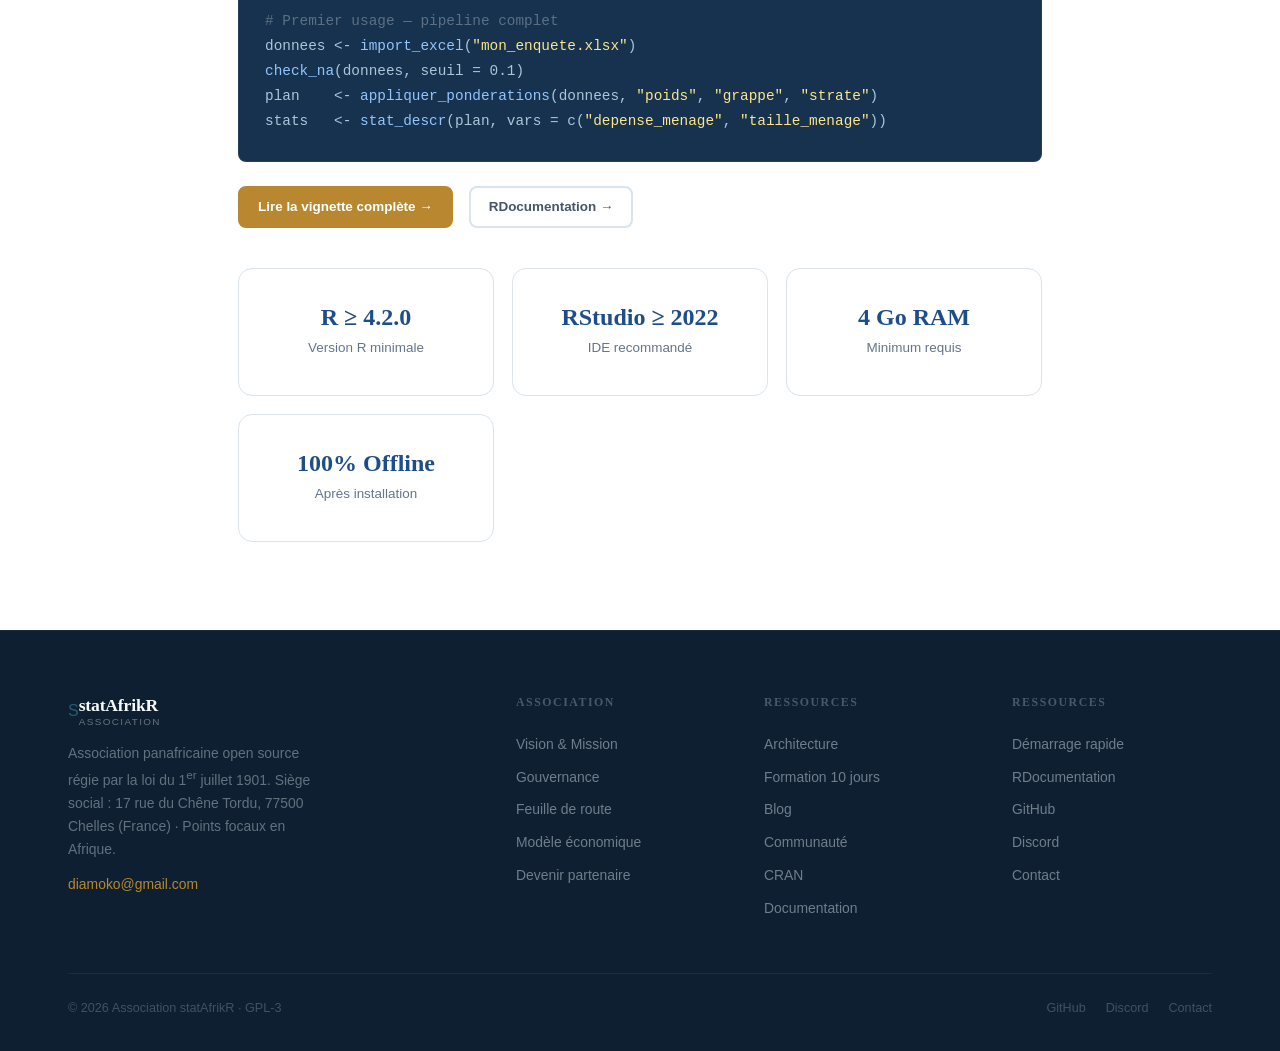
<file: package.html>
<!DOCTYPE html>
<html lang="fr" data-lang="fr">
<head>
  <meta charset="UTF-8"><meta name="viewport" content="width=device-width, initial-scale=1.0">
  <meta name="description" content="statAfrikR v0.2.1 — Premier package R open source dédié aux INS africains. 135 fonctions, 5 modules, 707+ tests. Disponible sur le CRAN.">
  <meta property="og:title" content="Le package statAfrikR — Association statAfrikR">
  <title>Le package statAfrikR — Association statAfrikR</title>
  <link rel="stylesheet" href="assets/css/main.css">
  <style>
    .fn-filters{display:flex;flex-wrap:wrap;gap:8px;justify-content:center;margin:0 0 18px;}
    .fn-filter{border:1px solid var(--bord-1);background:#fff;color:var(--txt-1);border-radius:999px;padding:7px 15px;font-size:0.85rem;font-weight:600;cursor:pointer;transition:all .15s;}
    .fn-filter:hover{border-color:var(--h-green);color:var(--h-green);}
    .fn-filter.active{background:var(--h-green);color:#fff;border-color:var(--h-green);}
  </style>
</head>
<body>
<nav class="nav" role="navigation" aria-label="Navigation principale">
  <div class="nav-inner">
    <a href="index.html" class="nav-logo" aria-label="Accueil Association statAfrikR">
      <div class="nav-logo-text">
        <span class="nav-logo-name">statAfrikR</span>
        <span class="nav-logo-sub">Association</span>
      </div>
    </a>
    <ul class="nav-links" role="list">
      <li><a href="association.html" data-i18n="nav.association">Association</a></li>
      <li><a href="gouvernance.html" data-i18n="nav.gouvernance">Gouvernance</a></li>
      <li><a href="package.html" class="active" data-i18n="nav.package">Package</a></li>
      <li><a href="formation.html" data-i18n="nav.formation">Formation</a></li>
      <li><a href="roadmap.html" data-i18n="nav.roadmap">Roadmap</a></li>
      <li><a href="communaute.html" data-i18n="nav.communaute">Communauté</a></li>
      <li><a href="blog.html">Blog</a></li>
      <li><a href="don.html" class="nav-don" data-i18n="nav.don" data-i18n="nav.don" aria-label="Faire un don à l'Association">Faire un don</a></li>
      <li><a href="partenariat.html" class="nav-cta" data-i18n="nav.partenaire" data-i18n="nav.partenaire">Devenir partenaire</a></li>
    </ul>
    <div class="nav-lang">
      <button class="lang-btn" data-lang="fr" aria-label="Français">FR</button>
      <button class="lang-btn" data-lang="en" aria-label="English">EN</button>
    </div>
    <button class="nav-toggle" aria-label="Menu" aria-expanded="false">☰</button>
  </div>
</nav>

<header class="page-hero">
  <div class="page-hero-inner">
    <nav class="breadcrumb" aria-label="Fil d'Ariane"><a href="index.html" data-i18n="bc.home">Accueil</a><span>›</span><span style="color:rgba(255,255,255,0.7)" data-i18n="bc.package">Le package</span></nav>
    <div style="display:flex;gap:10px;flex-wrap:wrap;margin-bottom:16px;">
      <span class="badge badge-green">CRAN v0.2.1</span>
      <span class="badge" style="background:rgba(156,106,16,0.3);color:#F6C97F;">GPL-3</span>
      <span class="badge badge-blue"><span class="cran-total-val">1 220</span> téléchargements</span>
    </div>
    <h1 data-i18n="page.pkg.h1">Le package statAfrikR</h1>
    <p class="lead" data-i18n="page.pkg.lead">Premier package R open source dédié aux INS africains — 135 fonctions · 5 modules · 707+ tests</p>
    <div style="display:flex;gap:12px;margin-top:20px;flex-wrap:wrap;">
      <a href="https://cran.r-project.org/web/packages/statAfrikR/index.html" class="btn btn-primary btn-sm" target="_blank" rel="noopener">Voir sur le CRAN</a>
      <a href="https://damoko2004.github.io/statAfrikR/" class="btn btn-outline btn-sm" target="_blank" rel="noopener">Documentation</a>
      <a href="https://cran.r-project.org/web/packages/statAfrikR/vignettes/demarrage-rapide.html" class="btn btn-outline btn-sm" target="_blank" rel="noopener">Vignette démarrage</a>
    </div>
  </div>
</header>

<main>

<div style="background:var(--ink);padding:0;">
  <div class="kpi-row" style="border-radius:0;border:none;border-top:1px solid rgba(255,255,255,0.08);">
    <div class="kpi-item" style="background:transparent;border-color:rgba(255,255,255,0.08);">
      <div class="kpi-num" style="color:#A7F3D0;">135</div>
      <div class="kpi-label" style="color:rgba(255,255,255,0.5);">Fonctions documentées</div>
    </div>
    <div class="kpi-item" style="background:transparent;border-color:rgba(255,255,255,0.08);">
      <div class="kpi-num" style="color:#A7F3D0;">5</div>
      <div class="kpi-label" style="color:rgba(255,255,255,0.5);">Modules intégrés</div>
    </div>
    <div class="kpi-item" style="background:transparent;border-color:rgba(255,255,255,0.08);">
      <div class="kpi-num" style="color:#A7F3D0;">707+</div>
      <div class="kpi-label" style="color:rgba(255,255,255,0.5);">Tests unitaires</div>
    </div>
    <div class="kpi-item" style="background:transparent;border-color:rgba(255,255,255,0.08);">
      <div class="kpi-num cran-total-val" style="color:#FDE68A;">1 220</div>
      <div class="kpi-label" style="color:rgba(255,255,255,0.5);">Téléchargements CRAN</div>
    </div>
  </div>
</div>
<!-- 5 Modules -->
<section id="modules" aria-labelledby="modules-title">
  <div class="container">
    <p class="section-label text-center" data-i18n="label.archi">Architecture</p>
    <h2 id="modules-title" data-i18n="title.modules" class="section-title text-center fade-in">5 modules intégrés — Pipeline end-to-end</h2>
    <div class="tabs fade-in" role="tablist">
      <div class="tab-list">
        <button class="tab-btn" role="tab" aria-selected="true">01 — Collecte</button>
        <button class="tab-btn" role="tab">02 — Traitement</button>
        <button class="tab-btn" role="tab">03 — Analyse</button>
        <button class="tab-btn" role="tab">04 — Visualisation</button>
        <button class="tab-btn" role="tab">05 — Diffusion</button>
      </div>
      <div class="tab-panel" role="tabpanel">
        <div class="grid-2">
          <div>
            <h3 style="color:var(--pine);margin-bottom:16px;">Import multi-format</h3>
            <p>Importez vos données depuis n'importe quel format utilisé par les INS africains : Excel, Stata, SPSS, SAS, CSV, KoboToolbox, ODK, CSPro.</p>
            <div style="display:flex;flex-wrap:wrap;gap:8px;margin-top:16px;">
              <code style="background:var(--sage);color:var(--pine);padding:3px 10px;border-radius:4px;font-size:0.83rem;">import_excel()</code>
              <code style="background:var(--sage);color:var(--pine);padding:3px 10px;border-radius:4px;font-size:0.83rem;">import_kobo()</code>
              <code style="background:var(--sage);color:var(--pine);padding:3px 10px;border-radius:4px;font-size:0.83rem;">import_stata()</code>
              <code style="background:var(--sage);color:var(--pine);padding:3px 10px;border-radius:4px;font-size:0.83rem;">import_spss()</code>
              <code style="background:var(--sage);color:var(--pine);padding:3px 10px;border-radius:4px;font-size:0.83rem;">import_odk()</code>
              <code style="background:var(--sage);color:var(--pine);padding:3px 10px;border-radius:4px;font-size:0.83rem;">import_cspro()</code>
              <code style="background:var(--sage);color:var(--pine);padding:3px 10px;border-radius:4px;font-size:0.83rem;">import_csv()</code>
              <code style="background:var(--sage);color:var(--pine);padding:3px 10px;border-radius:4px;font-size:0.83rem;">valider_dictionnaire()</code>
            </div>
          </div>
          <div class="code-block">
            <button class="copy-btn" aria-label="Copier">Copier</button>
            <pre><span class="code-comment"># Import depuis Excel</span>
donnees &lt;- <span class="code-fn">import_excel</span>(
  <span class="code-str">"enquete_menage.xlsx"</span>,
  feuille = <span class="code-str">"Ménages"</span>,
  conserver_labels = TRUE
)

<span class="code-comment"># Import depuis KoboToolbox</span>
kobo &lt;- <span class="code-fn">import_kobo</span>(
  url = <span class="code-str">"https://kf.kobotoolbox.org/..."</span>,
  token = Sys.getenv(<span class="code-str">"KOBO_TOKEN"</span>)
)</pre>
          </div>
        </div>
      </div>
      <div class="tab-panel" role="tabpanel">
        <div class="grid-2">
          <div>
            <h3 style="color:var(--pine);margin-bottom:16px;">Nettoyage et préparation</h3>
            <p>9 fonctions dédiées au nettoyage, à la vérification de la qualité et à la préparation des bases d'enquête pour l'analyse.</p>
            <div style="display:flex;flex-wrap:wrap;gap:8px;margin-top:16px;">
              <code style="background:var(--sage);color:var(--pine);padding:3px 10px;border-radius:4px;font-size:0.83rem;">check_na()</code>
              <code style="background:var(--sage);color:var(--pine);padding:3px 10px;border-radius:4px;font-size:0.83rem;">check_types()</code>
              <code style="background:var(--sage);color:var(--pine);padding:3px 10px;border-radius:4px;font-size:0.83rem;">valider_qualite_donnees()</code>
              <code style="background:var(--sage);color:var(--pine);padding:3px 10px;border-radius:4px;font-size:0.83rem;">nettoyer_libelles()</code>
              <code style="background:var(--sage);color:var(--pine);padding:3px 10px;border-radius:4px;font-size:0.83rem;">imputer_valeurs()</code>
              <code style="background:var(--sage);color:var(--pine);padding:3px 10px;border-radius:4px;font-size:0.83rem;">harmoniser_regions()</code>
              <code style="background:var(--sage);color:var(--pine);padding:3px 10px;border-radius:4px;font-size:0.83rem;">standardiser_ages()</code>
              <code style="background:var(--sage);color:var(--pine);padding:3px 10px;border-radius:4px;font-size:0.83rem;">appliquer_ponderations()</code>
            </div>
          </div>
          <div class="code-block">
            <button class="copy-btn" aria-label="Copier">Copier</button>
            <pre><span class="code-comment"># Audit qualité complet</span>
rapport &lt;- <span class="code-fn">valider_qualite_donnees</span>(
  donnees,
  vars_cles = <span class="code-str">"id_menage"</span>
)

<span class="code-comment"># Pondération complexe</span>
plan &lt;- <span class="code-fn">appliquer_ponderations</span>(
  donnees,
  poids = <span class="code-str">"hhweight"</span>,
  grappe = <span class="code-str">"grappe"</span>,
  strate = <span class="code-str">"strate"</span>
)</pre>
          </div>
        </div>
      </div>
      <div class="tab-panel" role="tabpanel">
        <div class="grid-2">
          <div>
            <h3 style="color:var(--pine);margin-bottom:16px;">Indicateurs et modèles</h3>
            <p>Calcul des indicateurs ODD, indices de pauvreté, inégalités, statistiques descriptives et modèles de régression pondérés.</p>
            <div style="display:flex;flex-wrap:wrap;gap:8px;margin-top:16px;">
              <code style="background:var(--sage);color:var(--pine);padding:3px 10px;border-radius:4px;font-size:0.83rem;">stat_descr()</code>
              <code style="background:var(--sage);color:var(--pine);padding:3px 10px;border-radius:4px;font-size:0.83rem;">tab_croisee()</code>
              <code style="background:var(--sage);color:var(--pine);padding:3px 10px;border-radius:4px;font-size:0.83rem;">analyse_regression()</code>
              <code style="background:var(--sage);color:var(--pine);padding:3px 10px;border-radius:4px;font-size:0.83rem;">decomposer_inegalite()</code>
              <code style="background:var(--sage);color:var(--pine);padding:3px 10px;border-radius:4px;font-size:0.83rem;">calcul_idh()</code>
              <code style="background:var(--sage);color:var(--pine);padding:3px 10px;border-radius:4px;font-size:0.83rem;">calcul_ipm()</code>
            </div>
          </div>
          <div class="code-block">
            <button class="copy-btn" aria-label="Copier">Copier</button>
            <pre><span class="code-comment"># Indice de Développement Humain</span>
idh &lt;- <span class="code-fn">calcul_idh</span>(
  donnees,
  var_sante = <span class="code-str">"esperance_vie"</span>,
  var_educ  = <span class="code-str">"scolarisation"</span>,
  var_revenu = <span class="code-str">"rni_log"</span>
)

<span class="code-comment"># Indice de Pauvreté Multidimensionnelle</span>
ipm &lt;- <span class="code-fn">calcul_ipm</span>(donnees,
  indicateurs = list(sante = c(<span class="code-str">"nutrition"</span>, <span class="code-str">"mortalite"</span>),
                     educ  = c(<span class="code-str">"scolarite"</span>),
                     niveau_vie = c(<span class="code-str">"eau"</span>, <span class="code-str">"electricite"</span>)),
  seuil = 1/3
)</pre>
          </div>
        </div>
      </div>
      <div class="tab-panel" role="tabpanel">
        <div class="grid-2">
          <div>
            <h3 style="color:var(--pine);margin-bottom:16px;">Graphiques institutionnels</h3>
            <p>Visualisations conformes à la charte graphique des INS africains, pyramides des âges, cartes thématiques et rapports automatisés.</p>
            <div style="display:flex;flex-wrap:wrap;gap:8px;margin-top:16px;">
              <code style="background:var(--sage);color:var(--pine);padding:3px 10px;border-radius:4px;font-size:0.83rem;">pyramide_ages()</code>
              <code style="background:var(--sage);color:var(--pine);padding:3px 10px;border-radius:4px;font-size:0.83rem;">graphique_barres()</code>
              <code style="background:var(--sage);color:var(--pine);padding:3px 10px;border-radius:4px;font-size:0.83rem;">carte_thematique()</code>
              <code style="background:var(--sage);color:var(--pine);padding:3px 10px;border-radius:4px;font-size:0.83rem;">theme_ins()</code>
              <code style="background:var(--sage);color:var(--pine);padding:3px 10px;border-radius:4px;font-size:0.83rem;">palette_ins()</code>
              <code style="background:var(--sage);color:var(--pine);padding:3px 10px;border-radius:4px;font-size:0.83rem;">generer_rapport()</code>
            </div>
          </div>
          <div class="code-block">
            <button class="copy-btn" aria-label="Copier">Copier</button>
            <pre><span class="code-comment"># Pyramide des âges institutionnelle</span>
<span class="code-fn">pyramide_ages</span>(donnees,
  var_age  = <span class="code-str">"age_annee"</span>,
  var_sexe = <span class="code-str">"sexe"</span>,
  poids    = <span class="code-str">"hhweight"</span>,
  titre    = <span class="code-str">"RGPH 2023"</span>
)

<span class="code-comment"># Rapport Word/PDF automatisé</span>
<span class="code-fn">generer_rapport</span>(
  titre = <span class="code-str">"Rapport pauvreté 2023"</span>,
  sortie_format = <span class="code-str">"word"</span>
)</pre>
          </div>
        </div>
      </div>
      <div class="tab-panel" role="tabpanel">
        <div class="grid-2">
          <div>
            <h3 style="color:var(--pine);margin-bottom:16px;">Publication et archivage</h3>
            <p>Anonymisation avant diffusion, métadonnées DDI, export SDMX pour les portails régionaux (AFRISTAT, PARIS21, Banque mondiale).</p>
            <div style="display:flex;flex-wrap:wrap;gap:8px;margin-top:16px;">
              <code style="background:var(--sage);color:var(--pine);padding:3px 10px;border-radius:4px;font-size:0.83rem;">anonymiser_donnees()</code>
              <code style="background:var(--sage);color:var(--pine);padding:3px 10px;border-radius:4px;font-size:0.83rem;">generer_metadonnees_ddi()</code>
              <code style="background:var(--sage);color:var(--pine);padding:3px 10px;border-radius:4px;font-size:0.83rem;">exporter_sdmx()</code>
              <code style="background:var(--sage);color:var(--pine);padding:3px 10px;border-radius:4px;font-size:0.83rem;">compresser_package_diffusion()</code>
            </div>
          </div>
          <div class="code-block">
            <button class="copy-btn" aria-label="Copier">Copier</button>
            <pre><span class="code-comment"># Anonymisation avant publication</span>
anon &lt;- <span class="code-fn">anonymiser_donnees</span>(donnees,
  vars_supprimer = c(<span class="code-str">"nom"</span>, <span class="code-str">"telephone"</span>),
  vars_masquer   = c(<span class="code-str">"age"</span>),
  k = 5
)

<span class="code-comment"># Export SDMX pour AFRISTAT/Banque mondiale</span>
<span class="code-fn">exporter_sdmx</span>(donnees_agregees,
  dsd = <span class="code-str">"AFRISTAT_POVERTY"</span>,
  pays = <span class="code-str">"NE"</span>
)</pre>
          </div>
        </div>
      </div>
    </div>
  </div>
</section>

<!-- Référentiel des 135 fonctions -->
<section id="fonctions" style="background:var(--white);" aria-labelledby="fn-title">
  <div class="container">
    <p class="section-label text-center" data-i18n="label.package">Référentiel complet</p>
    <h2 id="fn-title" data-i18n="title.fonctions" class="section-title text-center fade-in">Les 135 fonctions de statAfrikR v0.2.1</h2>
    <p class="section-sub text-center fade-in" style="margin:2px auto 24px;">Catalogue complet de la v0.2.1 (sur le CRAN). Les 135 fonctions couvrent les 5 modules du pipeline (Collecte → Traitement → Analyse → Visualisation → Diffusion) ; elles sont regroupées ici en 11 domaines pour faciliter la recherche — l'analyse en concentre la majorité. + 9 jeux de données géographiques intégrés (CEDEAO, CEMAC, EAC, SADC, pays et subdivisions).</p>
    <div class="fn-filters fade-in">
      <button class="fn-filter active" data-mod="tous">Tous · 135</button>
      <button class="fn-filter" data-mod="collecte">📥 Collecte · 9</button>
      <button class="fn-filter" data-mod="traitement">🧹 Traitement & sondage · 20</button>
      <button class="fn-filter" data-mod="analyse">📊 Analyse & inégalités · 16</button>
      <button class="fn-filter" data-mod="pauvrete">💧 Pauvreté · FGT·IPM · 12</button>
      <button class="fn-filter" data-mod="demosante">👥 Démographie & santé · 17</button>
      <button class="fn-filter" data-mod="emploi">💼 Emploi · 8</button>
      <button class="fn-filter" data-mod="genre">♀ Genre & bien-être · 12</button>
      <button class="fn-filter" data-mod="oddpib">🎯 ODD & comptes nat. · 10</button>
      <button class="fn-filter" data-mod="carto">🗺 Cartographie · 15</button>
      <button class="fn-filter" data-mod="visu">📈 Visualisation · 5</button>
      <button class="fn-filter" data-mod="diffusion">📤 Diffusion · 11</button>
    </div>
    <div class="search-bar fade-in">
      <input class="search-input" id="fn-search" type="search" placeholder="Rechercher une fonction, un module…" aria-label="Rechercher une fonction">
    </div>
    <div class="table-wrap fade-in">
      <table id="fn-table" role="table">
        <thead><tr><th>#</th><th>Fonction</th><th>Module</th><th>Description</th><th>Documentation</th></tr></thead>
        <tbody>
          <tr data-cat="collecte"><td>001</td><td><code>import_excel()</code></td><td><span class="badge" style="background:#E6EFF5;color:#1D4E89;">Collecte</span></td><td>Importer un fichier Excel</td><td><a href="https://www.rdocumentation.org/packages/statAfrikR/versions/0.2.1/topics/import_excel" target="_blank" rel="noopener" style="font-size:0.8rem;">Docs →</a></td></tr>
          <tr data-cat="collecte"><td>002</td><td><code>import_csv()</code></td><td><span class="badge" style="background:#E6EFF5;color:#1D4E89;">Collecte</span></td><td>Importer un fichier CSV</td><td><a href="https://www.rdocumentation.org/packages/statAfrikR/versions/0.2.1/topics/import_csv" target="_blank" rel="noopener" style="font-size:0.8rem;">Docs →</a></td></tr>
          <tr data-cat="collecte"><td>003</td><td><code>import_stata()</code></td><td><span class="badge" style="background:#E6EFF5;color:#1D4E89;">Collecte</span></td><td>Importer un fichier Stata (.dta)</td><td><a href="https://www.rdocumentation.org/packages/statAfrikR/versions/0.2.1/topics/import_stata" target="_blank" rel="noopener" style="font-size:0.8rem;">Docs →</a></td></tr>
          <tr data-cat="collecte"><td>004</td><td><code>import_spss()</code></td><td><span class="badge" style="background:#E6EFF5;color:#1D4E89;">Collecte</span></td><td>Importer un fichier SPSS (.sav)</td><td><a href="https://www.rdocumentation.org/packages/statAfrikR/versions/0.2.1/topics/import_spss" target="_blank" rel="noopener" style="font-size:0.8rem;">Docs →</a></td></tr>
          <tr data-cat="collecte"><td>005</td><td><code>import_sas()</code></td><td><span class="badge" style="background:#E6EFF5;color:#1D4E89;">Collecte</span></td><td>Importer un fichier SAS (.sas7bdat)</td><td><a href="https://www.rdocumentation.org/packages/statAfrikR/versions/0.2.1/topics/import_sas" target="_blank" rel="noopener" style="font-size:0.8rem;">Docs →</a></td></tr>
          <tr data-cat="collecte"><td>006</td><td><code>import_kobo()</code></td><td><span class="badge" style="background:#E6EFF5;color:#1D4E89;">Collecte</span></td><td>Importer depuis KoboToolbox (API)</td><td><a href="https://www.rdocumentation.org/packages/statAfrikR/versions/0.2.1/topics/import_kobo" target="_blank" rel="noopener" style="font-size:0.8rem;">Docs →</a></td></tr>
          <tr data-cat="collecte"><td>007</td><td><code>import_odk()</code></td><td><span class="badge" style="background:#E6EFF5;color:#1D4E89;">Collecte</span></td><td>Importer depuis ODK Central</td><td><a href="https://www.rdocumentation.org/packages/statAfrikR/versions/0.2.1/topics/import_odk" target="_blank" rel="noopener" style="font-size:0.8rem;">Docs →</a></td></tr>
          <tr data-cat="collecte"><td>008</td><td><code>import_cspro()</code></td><td><span class="badge" style="background:#E6EFF5;color:#1D4E89;">Collecte</span></td><td>Importer des donnees CSPro (recensements)</td><td><a href="https://www.rdocumentation.org/packages/statAfrikR/versions/0.2.1/topics/import_cspro" target="_blank" rel="noopener" style="font-size:0.8rem;">Docs →</a></td></tr>
          <tr data-cat="collecte"><td>009</td><td><code>valider_dictionnaire()</code></td><td><span class="badge" style="background:#E6EFF5;color:#1D4E89;">Collecte</span></td><td>Valider la coherence donnees / dictionnaire</td><td><a href="https://www.rdocumentation.org/packages/statAfrikR/versions/0.2.1/topics/valider_dictionnaire" target="_blank" rel="noopener" style="font-size:0.8rem;">Docs →</a></td></tr>
          <tr data-cat="traitement"><td>010</td><td><code>check_na()</code></td><td><span class="badge" style="background:#E8F3EF;color:#2F6F5F;">Traitement</span></td><td>Detecter les valeurs manquantes</td><td><a href="https://www.rdocumentation.org/packages/statAfrikR/versions/0.2.1/topics/check_na" target="_blank" rel="noopener" style="font-size:0.8rem;">Docs →</a></td></tr>
          <tr data-cat="traitement"><td>011</td><td><code>check_types()</code></td><td><span class="badge" style="background:#E8F3EF;color:#2F6F5F;">Traitement</span></td><td>Verifier les types de variables</td><td><a href="https://www.rdocumentation.org/packages/statAfrikR/versions/0.2.1/topics/check_types" target="_blank" rel="noopener" style="font-size:0.8rem;">Docs →</a></td></tr>
          <tr data-cat="traitement"><td>012</td><td><code>valider_qualite_donnees()</code></td><td><span class="badge" style="background:#E8F3EF;color:#2F6F5F;">Traitement</span></td><td>Score global de qualite (/100) + rapport</td><td><a href="https://www.rdocumentation.org/packages/statAfrikR/versions/0.2.1/topics/valider_qualite_donnees" target="_blank" rel="noopener" style="font-size:0.8rem;">Docs →</a></td></tr>
          <tr data-cat="traitement"><td>013</td><td><code>valider_statistique_ins()</code></td><td><span class="badge" style="background:#E8F3EF;color:#2F6F5F;">Traitement</span></td><td>INS Validation Suite</td><td><a href="https://www.rdocumentation.org/packages/statAfrikR/versions/0.2.1/topics/valider_statistique_ins" target="_blank" rel="noopener" style="font-size:0.8rem;">Docs →</a></td></tr>
          <tr data-cat="traitement"><td>014</td><td><code>nettoyer_libelles()</code></td><td><span class="badge" style="background:#E8F3EF;color:#2F6F5F;">Traitement</span></td><td>Nettoyer les libelles textuels</td><td><a href="https://www.rdocumentation.org/packages/statAfrikR/versions/0.2.1/topics/nettoyer_libelles" target="_blank" rel="noopener" style="font-size:0.8rem;">Docs →</a></td></tr>
          <tr data-cat="traitement"><td>015</td><td><code>recoder_variable()</code></td><td><span class="badge" style="background:#E8F3EF;color:#2F6F5F;">Traitement</span></td><td>Recoder une variable</td><td><a href="https://www.rdocumentation.org/packages/statAfrikR/versions/0.2.1/topics/recoder_variable" target="_blank" rel="noopener" style="font-size:0.8rem;">Docs →</a></td></tr>
          <tr data-cat="traitement"><td>016</td><td><code>supprimer_doublons()</code></td><td><span class="badge" style="background:#E8F3EF;color:#2F6F5F;">Traitement</span></td><td>Detecter et supprimer les doublons</td><td><a href="https://www.rdocumentation.org/packages/statAfrikR/versions/0.2.1/topics/supprimer_doublons" target="_blank" rel="noopener" style="font-size:0.8rem;">Docs →</a></td></tr>
          <tr data-cat="traitement"><td>017</td><td><code>fusion_datasets()</code></td><td><span class="badge" style="background:#E8F3EF;color:#2F6F5F;">Traitement</span></td><td>Fusionner plusieurs jeux de donnees</td><td><a href="https://www.rdocumentation.org/packages/statAfrikR/versions/0.2.1/topics/fusion_datasets" target="_blank" rel="noopener" style="font-size:0.8rem;">Docs →</a></td></tr>
          <tr data-cat="traitement"><td>018</td><td><code>imputer_valeurs()</code></td><td><span class="badge" style="background:#E8F3EF;color:#2F6F5F;">Traitement</span></td><td>Imputer les valeurs manquantes</td><td><a href="https://www.rdocumentation.org/packages/statAfrikR/versions/0.2.1/topics/imputer_valeurs" target="_blank" rel="noopener" style="font-size:0.8rem;">Docs →</a></td></tr>
          <tr data-cat="traitement"><td>019</td><td><code>analyser_non_reponse()</code></td><td><span class="badge" style="background:#E8F3EF;color:#2F6F5F;">Traitement</span></td><td>Analyser la non-reponse</td><td><a href="https://www.rdocumentation.org/packages/statAfrikR/versions/0.2.1/topics/analyser_non_reponse" target="_blank" rel="noopener" style="font-size:0.8rem;">Docs →</a></td></tr>
          <tr data-cat="traitement"><td>020</td><td><code>standardiser_ages()</code></td><td><span class="badge" style="background:#E8F3EF;color:#2F6F5F;">Traitement</span></td><td>Standardiser les ages declares</td><td><a href="https://www.rdocumentation.org/packages/statAfrikR/versions/0.2.1/topics/standardiser_ages" target="_blank" rel="noopener" style="font-size:0.8rem;">Docs →</a></td></tr>
          <tr data-cat="traitement"><td>021</td><td><code>coherence_demo()</code></td><td><span class="badge" style="background:#E8F3EF;color:#2F6F5F;">Traitement</span></td><td>Verifier la coherence demographique</td><td><a href="https://www.rdocumentation.org/packages/statAfrikR/versions/0.2.1/topics/coherence_demo" target="_blank" rel="noopener" style="font-size:0.8rem;">Docs →</a></td></tr>
          <tr data-cat="traitement"><td>022</td><td><code>rapport_qualite_demo()</code></td><td><span class="badge" style="background:#E8F3EF;color:#2F6F5F;">Traitement</span></td><td>Rapport qualite des donnees demographiques</td><td><a href="https://www.rdocumentation.org/packages/statAfrikR/versions/0.2.1/topics/rapport_qualite_demo" target="_blank" rel="noopener" style="font-size:0.8rem;">Docs →</a></td></tr>
          <tr data-cat="traitement"><td>023</td><td><code>rapport_qualite_sondage()</code></td><td><span class="badge" style="background:#E8F3EF;color:#2F6F5F;">Traitement</span></td><td>Rapport qualite du plan de sondage</td><td><a href="https://www.rdocumentation.org/packages/statAfrikR/versions/0.2.1/topics/rapport_qualite_sondage" target="_blank" rel="noopener" style="font-size:0.8rem;">Docs →</a></td></tr>
          <tr data-cat="traitement"><td>024</td><td><code>tracer_flux_traitement()</code></td><td><span class="badge" style="background:#E8F3EF;color:#2F6F5F;">Traitement</span></td><td>Tracer le flux de traitement (audit)</td><td><a href="https://www.rdocumentation.org/packages/statAfrikR/versions/0.2.1/topics/tracer_flux_traitement" target="_blank" rel="noopener" style="font-size:0.8rem;">Docs →</a></td></tr>
          <tr data-cat="traitement"><td>025</td><td><code>creer_design()</code></td><td><span class="badge" style="background:#E8F3EF;color:#2F6F5F;">Traitement</span></td><td>Creer un objet design d'enquete complexe</td><td><a href="https://www.rdocumentation.org/packages/statAfrikR/versions/0.2.1/topics/creer_design" target="_blank" rel="noopener" style="font-size:0.8rem;">Docs →</a></td></tr>
          <tr data-cat="traitement"><td>026</td><td><code>appliquer_ponderations()</code></td><td><span class="badge" style="background:#E8F3EF;color:#2F6F5F;">Traitement</span></td><td>Appliquer les ponderations d'enquete</td><td><a href="https://www.rdocumentation.org/packages/statAfrikR/versions/0.2.1/topics/appliquer_ponderations" target="_blank" rel="noopener" style="font-size:0.8rem;">Docs →</a></td></tr>
          <tr data-cat="traitement"><td>027</td><td><code>valider_poids()</code></td><td><span class="badge" style="background:#E8F3EF;color:#2F6F5F;">Traitement</span></td><td>Valider les poids de sondage</td><td><a href="https://www.rdocumentation.org/packages/statAfrikR/versions/0.2.1/topics/valider_poids" target="_blank" rel="noopener" style="font-size:0.8rem;">Docs →</a></td></tr>
          <tr data-cat="traitement"><td>028</td><td><code>calibrer_poids()</code></td><td><span class="badge" style="background:#E8F3EF;color:#2F6F5F;">Traitement</span></td><td>Calibrer les poids de sondage</td><td><a href="https://www.rdocumentation.org/packages/statAfrikR/versions/0.2.1/topics/calibrer_poids" target="_blank" rel="noopener" style="font-size:0.8rem;">Docs →</a></td></tr>
          <tr data-cat="traitement"><td>029</td><td><code>calcul_deff()</code></td><td><span class="badge" style="background:#E8F3EF;color:#2F6F5F;">Traitement</span></td><td>Calculer l'effet de plan (DEFF)</td><td><a href="https://www.rdocumentation.org/packages/statAfrikR/versions/0.2.1/topics/calcul_deff" target="_blank" rel="noopener" style="font-size:0.8rem;">Docs →</a></td></tr>
          <tr data-cat="analyse"><td>030</td><td><code>stat_descr()</code></td><td><span class="badge" style="background:#FBF4E6;color:#8A6516;">Analyse</span></td><td>Statistiques descriptives ponderees</td><td><a href="https://www.rdocumentation.org/packages/statAfrikR/versions/0.2.1/topics/stat_descr" target="_blank" rel="noopener" style="font-size:0.8rem;">Docs →</a></td></tr>
          <tr data-cat="analyse"><td>031</td><td><code>tab_croisee()</code></td><td><span class="badge" style="background:#FBF4E6;color:#8A6516;">Analyse</span></td><td>Tableau croise pondere avec IC</td><td><a href="https://www.rdocumentation.org/packages/statAfrikR/versions/0.2.1/topics/tab_croisee" target="_blank" rel="noopener" style="font-size:0.8rem;">Docs →</a></td></tr>
          <tr data-cat="analyse"><td>032</td><td><code>tableau_croise_ins()</code></td><td><span class="badge" style="background:#FBF4E6;color:#8A6516;">Analyse</span></td><td>Tableau croise (format INS)</td><td><a href="https://www.rdocumentation.org/packages/statAfrikR/versions/0.2.1/topics/tableau_croise_ins" target="_blank" rel="noopener" style="font-size:0.8rem;">Docs →</a></td></tr>
          <tr data-cat="analyse"><td>033</td><td><code>tableau_descriptif()</code></td><td><span class="badge" style="background:#FBF4E6;color:#8A6516;">Analyse</span></td><td>Tableau descriptif institutionnel</td><td><a href="https://www.rdocumentation.org/packages/statAfrikR/versions/0.2.1/topics/tableau_descriptif" target="_blank" rel="noopener" style="font-size:0.8rem;">Docs →</a></td></tr>
          <tr data-cat="analyse"><td>034</td><td><code>analyse_regression()</code></td><td><span class="badge" style="background:#FBF4E6;color:#8A6516;">Analyse</span></td><td>Regression lineaire / logistique ponderee</td><td><a href="https://www.rdocumentation.org/packages/statAfrikR/versions/0.2.1/topics/analyse_regression" target="_blank" rel="noopener" style="font-size:0.8rem;">Docs →</a></td></tr>
          <tr data-cat="analyse"><td>035</td><td><code>calcul_gini()</code></td><td><span class="badge" style="background:#FBF4E6;color:#8A6516;">Analyse</span></td><td>Coefficient de Gini</td><td><a href="https://www.rdocumentation.org/packages/statAfrikR/versions/0.2.1/topics/calcul_gini" target="_blank" rel="noopener" style="font-size:0.8rem;">Docs →</a></td></tr>
          <tr data-cat="analyse"><td>036</td><td><code>courbe_lorenz()</code></td><td><span class="badge" style="background:#FBF4E6;color:#8A6516;">Analyse</span></td><td>Courbe de Lorenz</td><td><a href="https://www.rdocumentation.org/packages/statAfrikR/versions/0.2.1/topics/courbe_lorenz" target="_blank" rel="noopener" style="font-size:0.8rem;">Docs →</a></td></tr>
          <tr data-cat="analyse"><td>037</td><td><code>decomposer_theil()</code></td><td><span class="badge" style="background:#FBF4E6;color:#8A6516;">Analyse</span></td><td>Decomposer les inegalites (Theil)</td><td><a href="https://www.rdocumentation.org/packages/statAfrikR/versions/0.2.1/topics/decomposer_theil" target="_blank" rel="noopener" style="font-size:0.8rem;">Docs →</a></td></tr>
          <tr data-cat="analyse"><td>038</td><td><code>decomposer_inegalite()</code></td><td><span class="badge" style="background:#FBF4E6;color:#8A6516;">Analyse</span></td><td>Decomposer les inegalites par groupe</td><td><a href="https://www.rdocumentation.org/packages/statAfrikR/versions/0.2.1/topics/decomposer_inegalite" target="_blank" rel="noopener" style="font-size:0.8rem;">Docs →</a></td></tr>
          <tr data-cat="analyse"><td>039</td><td><code>indice_atkinson()</code></td><td><span class="badge" style="background:#FBF4E6;color:#8A6516;">Analyse</span></td><td>Indice d'Atkinson</td><td><a href="https://www.rdocumentation.org/packages/statAfrikR/versions/0.2.1/topics/indice_atkinson" target="_blank" rel="noopener" style="font-size:0.8rem;">Docs →</a></td></tr>
          <tr data-cat="analyse"><td>040</td><td><code>indice_palma()</code></td><td><span class="badge" style="background:#FBF4E6;color:#8A6516;">Analyse</span></td><td>Indice de Palma</td><td><a href="https://www.rdocumentation.org/packages/statAfrikR/versions/0.2.1/topics/indice_palma" target="_blank" rel="noopener" style="font-size:0.8rem;">Docs →</a></td></tr>
          <tr data-cat="analyse"><td>041</td><td><code>part_quintile()</code></td><td><span class="badge" style="background:#FBF4E6;color:#8A6516;">Analyse</span></td><td>Parts de revenu par quintile / decile</td><td><a href="https://www.rdocumentation.org/packages/statAfrikR/versions/0.2.1/topics/part_quintile" target="_blank" rel="noopener" style="font-size:0.8rem;">Docs →</a></td></tr>
          <tr data-cat="analyse"><td>042</td><td><code>tableau_inegalites()</code></td><td><span class="badge" style="background:#FBF4E6;color:#8A6516;">Analyse</span></td><td>Tableau de bord des inegalites</td><td><a href="https://www.rdocumentation.org/packages/statAfrikR/versions/0.2.1/topics/tableau_inegalites" target="_blank" rel="noopener" style="font-size:0.8rem;">Docs →</a></td></tr>
          <tr data-cat="analyse"><td>043</td><td><code>theil()</code></td><td><span class="badge" style="background:#FBF4E6;color:#8A6516;">Analyse</span></td><td>Alias court de decomposer_theil()</td><td><a href="https://www.rdocumentation.org/packages/statAfrikR/versions/0.2.1/topics/decomposer_theil" target="_blank" rel="noopener" style="font-size:0.8rem;">Docs →</a></td></tr>
          <tr data-cat="analyse"><td>044</td><td><code>atkinson()</code></td><td><span class="badge" style="background:#FBF4E6;color:#8A6516;">Analyse</span></td><td>Alias court de indice_atkinson()</td><td><a href="https://www.rdocumentation.org/packages/statAfrikR/versions/0.2.1/topics/indice_atkinson" target="_blank" rel="noopener" style="font-size:0.8rem;">Docs →</a></td></tr>
          <tr data-cat="analyse"><td>045</td><td><code>palma()</code></td><td><span class="badge" style="background:#FBF4E6;color:#8A6516;">Analyse</span></td><td>Alias court de indice_palma()</td><td><a href="https://www.rdocumentation.org/packages/statAfrikR/versions/0.2.1/topics/indice_palma" target="_blank" rel="noopener" style="font-size:0.8rem;">Docs →</a></td></tr>
          <tr data-cat="pauvrete"><td>046</td><td><code>calcul_fgt()</code></td><td><span class="badge" style="background:#F3E8FF;color:#6B21A8;">Pauvreté</span></td><td>Indices de pauvrete FGT (P0, P1, P2)</td><td><a href="https://www.rdocumentation.org/packages/statAfrikR/versions/0.2.1/topics/calcul_fgt" target="_blank" rel="noopener" style="font-size:0.8rem;">Docs →</a></td></tr>
          <tr data-cat="pauvrete"><td>047</td><td><code>decomposer_fgt()</code></td><td><span class="badge" style="background:#F3E8FF;color:#6B21A8;">Pauvreté</span></td><td>Decomposer les FGT par sous-groupe</td><td><a href="https://www.rdocumentation.org/packages/statAfrikR/versions/0.2.1/topics/decomposer_fgt" target="_blank" rel="noopener" style="font-size:0.8rem;">Docs →</a></td></tr>
          <tr data-cat="pauvrete"><td>048</td><td><code>tableau_fgt()</code></td><td><span class="badge" style="background:#F3E8FF;color:#6B21A8;">Pauvreté</span></td><td>Tableau institutionnel FGT</td><td><a href="https://www.rdocumentation.org/packages/statAfrikR/versions/0.2.1/topics/tableau_fgt" target="_blank" rel="noopener" style="font-size:0.8rem;">Docs →</a></td></tr>
          <tr data-cat="pauvrete"><td>049</td><td><code>graphique_fgt()</code></td><td><span class="badge" style="background:#F3E8FF;color:#6B21A8;">Pauvreté</span></td><td>Graphique des indices FGT</td><td><a href="https://www.rdocumentation.org/packages/statAfrikR/versions/0.2.1/topics/graphique_fgt" target="_blank" rel="noopener" style="font-size:0.8rem;">Docs →</a></td></tr>
          <tr data-cat="pauvrete"><td>050</td><td><code>calcul_ipm()</code></td><td><span class="badge" style="background:#F3E8FF;color:#6B21A8;">Pauvreté</span></td><td>IPM (methode Alkire-Foster)</td><td><a href="https://www.rdocumentation.org/packages/statAfrikR/versions/0.2.1/topics/calcul_ipm" target="_blank" rel="noopener" style="font-size:0.8rem;">Docs →</a></td></tr>
          <tr data-cat="pauvrete"><td>051</td><td><code>calcul_ipm_national()</code></td><td><span class="badge" style="background:#F3E8FF;color:#6B21A8;">Pauvreté</span></td><td>IPM national personnalise</td><td><a href="https://www.rdocumentation.org/packages/statAfrikR/versions/0.2.1/topics/calcul_ipm_national" target="_blank" rel="noopener" style="font-size:0.8rem;">Docs →</a></td></tr>
          <tr data-cat="pauvrete"><td>052</td><td><code>decomposer_ipm()</code></td><td><span class="badge" style="background:#F3E8FF;color:#6B21A8;">Pauvreté</span></td><td>Decomposer l'IPM par sous-groupe</td><td><a href="https://www.rdocumentation.org/packages/statAfrikR/versions/0.2.1/topics/decomposer_ipm" target="_blank" rel="noopener" style="font-size:0.8rem;">Docs →</a></td></tr>
          <tr data-cat="pauvrete"><td>053</td><td><code>comparer_ipm()</code></td><td><span class="badge" style="background:#F3E8FF;color:#6B21A8;">Pauvreté</span></td><td>Comparer IPM global et national</td><td><a href="https://www.rdocumentation.org/packages/statAfrikR/versions/0.2.1/topics/comparer_ipm" target="_blank" rel="noopener" style="font-size:0.8rem;">Docs →</a></td></tr>
          <tr data-cat="pauvrete"><td>054</td><td><code>tableau_ipm()</code></td><td><span class="badge" style="background:#F3E8FF;color:#6B21A8;">Pauvreté</span></td><td>Tableau institutionnel IPM</td><td><a href="https://www.rdocumentation.org/packages/statAfrikR/versions/0.2.1/topics/tableau_ipm" target="_blank" rel="noopener" style="font-size:0.8rem;">Docs →</a></td></tr>
          <tr data-cat="pauvrete"><td>055</td><td><code>graphique_ipm()</code></td><td><span class="badge" style="background:#F3E8FF;color:#6B21A8;">Pauvreté</span></td><td>Graphique des contributions IPM</td><td><a href="https://www.rdocumentation.org/packages/statAfrikR/versions/0.2.1/topics/graphique_ipm" target="_blank" rel="noopener" style="font-size:0.8rem;">Docs →</a></td></tr>
          <tr data-cat="pauvrete"><td>056</td><td><code>carte_ipm()</code></td><td><span class="badge" style="background:#F3E8FF;color:#6B21A8;">Pauvreté</span></td><td>Carte des privations IPM</td><td><a href="https://www.rdocumentation.org/packages/statAfrikR/versions/0.2.1/topics/carte_ipm" target="_blank" rel="noopener" style="font-size:0.8rem;">Docs →</a></td></tr>
          <tr data-cat="pauvrete"><td>057</td><td><code>privations_ressenties()</code></td><td><span class="badge" style="background:#F3E8FF;color:#6B21A8;">Pauvreté</span></td><td>Score de privations ressenties</td><td><a href="https://www.rdocumentation.org/packages/statAfrikR/versions/0.2.1/topics/privations_ressenties" target="_blank" rel="noopener" style="font-size:0.8rem;">Docs →</a></td></tr>
          <tr data-cat="demosante"><td>058</td><td><code>calcul_idh()</code></td><td><span class="badge" style="background:#E0F2F1;color:#00695C;">Démo. & santé</span></td><td>Indice de Developpement Humain (PNUD)</td><td><a href="https://www.rdocumentation.org/packages/statAfrikR/versions/0.2.1/topics/calcul_idh" target="_blank" rel="noopener" style="font-size:0.8rem;">Docs →</a></td></tr>
          <tr data-cat="demosante"><td>059</td><td><code>pyramide_age()</code></td><td><span class="badge" style="background:#E0F2F1;color:#00695C;">Démo. & santé</span></td><td>Construire/tracer la pyramide des ages</td><td><a href="https://www.rdocumentation.org/packages/statAfrikR/versions/0.2.1/topics/pyramide_age" target="_blank" rel="noopener" style="font-size:0.8rem;">Docs →</a></td></tr>
          <tr data-cat="demosante"><td>060</td><td><code>pyramide_ages()</code></td><td><span class="badge" style="background:#E0F2F1;color:#00695C;">Démo. & santé</span></td><td>Pyramide des ages</td><td><a href="https://www.rdocumentation.org/packages/statAfrikR/versions/0.2.1/topics/pyramide_ages" target="_blank" rel="noopener" style="font-size:0.8rem;">Docs →</a></td></tr>
          <tr data-cat="demosante"><td>061</td><td><code>ratio_masculinite()</code></td><td><span class="badge" style="background:#E0F2F1;color:#00695C;">Démo. & santé</span></td><td>Rapport de masculinite par age</td><td><a href="https://www.rdocumentation.org/packages/statAfrikR/versions/0.2.1/topics/ratio_masculinite" target="_blank" rel="noopener" style="font-size:0.8rem;">Docs →</a></td></tr>
          <tr data-cat="demosante"><td>062</td><td><code>myers()</code></td><td><span class="badge" style="background:#E0F2F1;color:#00695C;">Démo. & santé</span></td><td>Indice de Myers</td><td><a href="https://www.rdocumentation.org/packages/statAfrikR/versions/0.2.1/topics/myers" target="_blank" rel="noopener" style="font-size:0.8rem;">Docs →</a></td></tr>
          <tr data-cat="demosante"><td>063</td><td><code>whipple()</code></td><td><span class="badge" style="background:#E0F2F1;color:#00695C;">Démo. & santé</span></td><td>Indice de Whipple</td><td><a href="https://www.rdocumentation.org/packages/statAfrikR/versions/0.2.1/topics/whipple" target="_blank" rel="noopener" style="font-size:0.8rem;">Docs →</a></td></tr>
          <tr data-cat="demosante"><td>064</td><td><code>mortalite_5ans()</code></td><td><span class="badge" style="background:#E0F2F1;color:#00695C;">Démo. & santé</span></td><td>Mortalite des moins de 5 ans</td><td><a href="https://www.rdocumentation.org/packages/statAfrikR/versions/0.2.1/topics/mortalite_5ans" target="_blank" rel="noopener" style="font-size:0.8rem;">Docs →</a></td></tr>
          <tr data-cat="demosante"><td>065</td><td><code>retard_croissance()</code></td><td><span class="badge" style="background:#E0F2F1;color:#00695C;">Démo. & santé</span></td><td>Retard de croissance (stunting)</td><td><a href="https://www.rdocumentation.org/packages/statAfrikR/versions/0.2.1/topics/retard_croissance" target="_blank" rel="noopener" style="font-size:0.8rem;">Docs →</a></td></tr>
          <tr data-cat="demosante"><td>066</td><td><code>emaciation()</code></td><td><span class="badge" style="background:#E0F2F1;color:#00695C;">Démo. & santé</span></td><td>Emaciation (wasting)</td><td><a href="https://www.rdocumentation.org/packages/statAfrikR/versions/0.2.1/topics/emaciation" target="_blank" rel="noopener" style="font-size:0.8rem;">Docs →</a></td></tr>
          <tr data-cat="demosante"><td>067</td><td><code>insuffisance_ponderale()</code></td><td><span class="badge" style="background:#E0F2F1;color:#00695C;">Démo. & santé</span></td><td>Insuffisance ponderale</td><td><a href="https://www.rdocumentation.org/packages/statAfrikR/versions/0.2.1/topics/insuffisance_ponderale" target="_blank" rel="noopener" style="font-size:0.8rem;">Docs →</a></td></tr>
          <tr data-cat="demosante"><td>068</td><td><code>anemie()</code></td><td><span class="badge" style="background:#E0F2F1;color:#00695C;">Démo. & santé</span></td><td>Prevalence de l'anemie</td><td><a href="https://www.rdocumentation.org/packages/statAfrikR/versions/0.2.1/topics/anemie" target="_blank" rel="noopener" style="font-size:0.8rem;">Docs →</a></td></tr>
          <tr data-cat="demosante"><td>069</td><td><code>vaccination()</code></td><td><span class="badge" style="background:#E0F2F1;color:#00695C;">Démo. & santé</span></td><td>Couverture vaccinale</td><td><a href="https://www.rdocumentation.org/packages/statAfrikR/versions/0.2.1/topics/vaccination" target="_blank" rel="noopener" style="font-size:0.8rem;">Docs →</a></td></tr>
          <tr data-cat="demosante"><td>070</td><td><code>accouchements_assistes()</code></td><td><span class="badge" style="background:#E0F2F1;color:#00695C;">Démo. & santé</span></td><td>Accouchements assistes</td><td><a href="https://www.rdocumentation.org/packages/statAfrikR/versions/0.2.1/topics/accouchements_assistes" target="_blank" rel="noopener" style="font-size:0.8rem;">Docs →</a></td></tr>
          <tr data-cat="demosante"><td>071</td><td><code>handicap_prevalence()</code></td><td><span class="badge" style="background:#E0F2F1;color:#00695C;">Démo. & santé</span></td><td>Prevalence du handicap</td><td><a href="https://www.rdocumentation.org/packages/statAfrikR/versions/0.2.1/topics/handicap_prevalence" target="_blank" rel="noopener" style="font-size:0.8rem;">Docs →</a></td></tr>
          <tr data-cat="demosante"><td>072</td><td><code>sante_mentale()</code></td><td><span class="badge" style="background:#E0F2F1;color:#00695C;">Démo. & santé</span></td><td>Indicateurs de sante mentale</td><td><a href="https://www.rdocumentation.org/packages/statAfrikR/versions/0.2.1/topics/sante_mentale" target="_blank" rel="noopener" style="font-size:0.8rem;">Docs →</a></td></tr>
          <tr data-cat="demosante"><td>073</td><td><code>protection_sociale()</code></td><td><span class="badge" style="background:#E0F2F1;color:#00695C;">Démo. & santé</span></td><td>Couverture de protection sociale</td><td><a href="https://www.rdocumentation.org/packages/statAfrikR/versions/0.2.1/topics/protection_sociale" target="_blank" rel="noopener" style="font-size:0.8rem;">Docs →</a></td></tr>
          <tr data-cat="demosante"><td>074</td><td><code>tableau_sante()</code></td><td><span class="badge" style="background:#E0F2F1;color:#00695C;">Démo. & santé</span></td><td>Tableau de bord sante</td><td><a href="https://www.rdocumentation.org/packages/statAfrikR/versions/0.2.1/topics/tableau_sante" target="_blank" rel="noopener" style="font-size:0.8rem;">Docs →</a></td></tr>
          <tr data-cat="emploi"><td>075</td><td><code>taux_activite()</code></td><td><span class="badge" style="background:#FFF3E0;color:#B45309;">Emploi</span></td><td>Taux d'activite</td><td><a href="https://www.rdocumentation.org/packages/statAfrikR/versions/0.2.1/topics/taux_activite" target="_blank" rel="noopener" style="font-size:0.8rem;">Docs →</a></td></tr>
          <tr data-cat="emploi"><td>076</td><td><code>taux_emploi()</code></td><td><span class="badge" style="background:#FFF3E0;color:#B45309;">Emploi</span></td><td>Taux d'emploi</td><td><a href="https://www.rdocumentation.org/packages/statAfrikR/versions/0.2.1/topics/taux_emploi" target="_blank" rel="noopener" style="font-size:0.8rem;">Docs →</a></td></tr>
          <tr data-cat="emploi"><td>077</td><td><code>emploi_informel()</code></td><td><span class="badge" style="background:#FFF3E0;color:#B45309;">Emploi</span></td><td>Taux d'emploi informel</td><td><a href="https://www.rdocumentation.org/packages/statAfrikR/versions/0.2.1/topics/emploi_informel" target="_blank" rel="noopener" style="font-size:0.8rem;">Docs →</a></td></tr>
          <tr data-cat="emploi"><td>078</td><td><code>emploi_vulnerable()</code></td><td><span class="badge" style="background:#FFF3E0;color:#B45309;">Emploi</span></td><td>Taux d'emploi vulnerable</td><td><a href="https://www.rdocumentation.org/packages/statAfrikR/versions/0.2.1/topics/emploi_vulnerable" target="_blank" rel="noopener" style="font-size:0.8rem;">Docs →</a></td></tr>
          <tr data-cat="emploi"><td>079</td><td><code>sous_emploi_temps()</code></td><td><span class="badge" style="background:#FFF3E0;color:#B45309;">Emploi</span></td><td>Sous-emploi lie au temps de travail</td><td><a href="https://www.rdocumentation.org/packages/statAfrikR/versions/0.2.1/topics/sous_emploi_temps" target="_blank" rel="noopener" style="font-size:0.8rem;">Docs →</a></td></tr>
          <tr data-cat="emploi"><td>080</td><td><code>taux_sous_utilisation()</code></td><td><span class="badge" style="background:#FFF3E0;color:#B45309;">Emploi</span></td><td>Sous-utilisation de la main-d'oeuvre</td><td><a href="https://www.rdocumentation.org/packages/statAfrikR/versions/0.2.1/topics/taux_sous_utilisation" target="_blank" rel="noopener" style="font-size:0.8rem;">Docs →</a></td></tr>
          <tr data-cat="emploi"><td>081</td><td><code>pauvrete_travail()</code></td><td><span class="badge" style="background:#FFF3E0;color:#B45309;">Emploi</span></td><td>Pauvrete au travail (working poor)</td><td><a href="https://www.rdocumentation.org/packages/statAfrikR/versions/0.2.1/topics/pauvrete_travail" target="_blank" rel="noopener" style="font-size:0.8rem;">Docs →</a></td></tr>
          <tr data-cat="emploi"><td>082</td><td><code>tableau_marche_travail()</code></td><td><span class="badge" style="background:#FFF3E0;color:#B45309;">Emploi</span></td><td>Tableau de bord du marche du travail</td><td><a href="https://www.rdocumentation.org/packages/statAfrikR/versions/0.2.1/topics/tableau_marche_travail" target="_blank" rel="noopener" style="font-size:0.8rem;">Docs →</a></td></tr>
          <tr data-cat="genre"><td>083</td><td><code>mariage_precoce()</code></td><td><span class="badge" style="background:#FCE7F3;color:#9D174D;">Genre & bien-être</span></td><td>Taux de mariage precoce</td><td><a href="https://www.rdocumentation.org/packages/statAfrikR/versions/0.2.1/topics/mariage_precoce" target="_blank" rel="noopener" style="font-size:0.8rem;">Docs →</a></td></tr>
          <tr data-cat="genre"><td>084</td><td><code>violence_basee_genre()</code></td><td><span class="badge" style="background:#FCE7F3;color:#9D174D;">Genre & bien-être</span></td><td>Violences basees sur le genre</td><td><a href="https://www.rdocumentation.org/packages/statAfrikR/versions/0.2.1/topics/violence_basee_genre" target="_blank" rel="noopener" style="font-size:0.8rem;">Docs →</a></td></tr>
          <tr data-cat="genre"><td>085</td><td><code>autonomisation_femmes()</code></td><td><span class="badge" style="background:#FCE7F3;color:#9D174D;">Genre & bien-être</span></td><td>Indice d'autonomisation des femmes</td><td><a href="https://www.rdocumentation.org/packages/statAfrikR/versions/0.2.1/topics/autonomisation_femmes" target="_blank" rel="noopener" style="font-size:0.8rem;">Docs →</a></td></tr>
          <tr data-cat="genre"><td>086</td><td><code>parite_education()</code></td><td><span class="badge" style="background:#FCE7F3;color:#9D174D;">Genre & bien-être</span></td><td>Parite filles / garcons en education</td><td><a href="https://www.rdocumentation.org/packages/statAfrikR/versions/0.2.1/topics/parite_education" target="_blank" rel="noopener" style="font-size:0.8rem;">Docs →</a></td></tr>
          <tr data-cat="genre"><td>087</td><td><code>travail_enfants()</code></td><td><span class="badge" style="background:#FCE7F3;color:#9D174D;">Genre & bien-être</span></td><td>Prevalence du travail des enfants</td><td><a href="https://www.rdocumentation.org/packages/statAfrikR/versions/0.2.1/topics/travail_enfants" target="_blank" rel="noopener" style="font-size:0.8rem;">Docs →</a></td></tr>
          <tr data-cat="genre"><td>088</td><td><code>tableau_genre()</code></td><td><span class="badge" style="background:#FCE7F3;color:#9D174D;">Genre & bien-être</span></td><td>Tableau de bord genre et inclusion</td><td><a href="https://www.rdocumentation.org/packages/statAfrikR/versions/0.2.1/topics/tableau_genre" target="_blank" rel="noopener" style="font-size:0.8rem;">Docs →</a></td></tr>
          <tr data-cat="genre"><td>089</td><td><code>satisfaction_vie()</code></td><td><span class="badge" style="background:#FCE7F3;color:#9D174D;">Genre & bien-être</span></td><td>Score de satisfaction dans la vie</td><td><a href="https://www.rdocumentation.org/packages/statAfrikR/versions/0.2.1/topics/satisfaction_vie" target="_blank" rel="noopener" style="font-size:0.8rem;">Docs →</a></td></tr>
          <tr data-cat="genre"><td>090</td><td><code>bonheur_declare()</code></td><td><span class="badge" style="background:#FCE7F3;color:#9D174D;">Genre & bien-être</span></td><td>Part se declarant heureuse</td><td><a href="https://www.rdocumentation.org/packages/statAfrikR/versions/0.2.1/topics/bonheur_declare" target="_blank" rel="noopener" style="font-size:0.8rem;">Docs →</a></td></tr>
          <tr data-cat="genre"><td>091</td><td><code>sentiment_securite()</code></td><td><span class="badge" style="background:#FCE7F3;color:#9D174D;">Genre & bien-être</span></td><td>Sentiment de securite</td><td><a href="https://www.rdocumentation.org/packages/statAfrikR/versions/0.2.1/topics/sentiment_securite" target="_blank" rel="noopener" style="font-size:0.8rem;">Docs →</a></td></tr>
          <tr data-cat="genre"><td>092</td><td><code>confiance_institutions()</code></td><td><span class="badge" style="background:#FCE7F3;color:#9D174D;">Genre & bien-être</span></td><td>Confiance dans les institutions</td><td><a href="https://www.rdocumentation.org/packages/statAfrikR/versions/0.2.1/topics/confiance_institutions" target="_blank" rel="noopener" style="font-size:0.8rem;">Docs →</a></td></tr>
          <tr data-cat="genre"><td>093</td><td><code>perception_economique()</code></td><td><span class="badge" style="background:#FCE7F3;color:#9D174D;">Genre & bien-être</span></td><td>Perception de la situation economique</td><td><a href="https://www.rdocumentation.org/packages/statAfrikR/versions/0.2.1/topics/perception_economique" target="_blank" rel="noopener" style="font-size:0.8rem;">Docs →</a></td></tr>
          <tr data-cat="genre"><td>094</td><td><code>tableau_bien_etre_subjectif()</code></td><td><span class="badge" style="background:#FCE7F3;color:#9D174D;">Genre & bien-être</span></td><td>Tableau de bord bien-etre subjectif</td><td><a href="https://www.rdocumentation.org/packages/statAfrikR/versions/0.2.1/topics/tableau_bien_etre_subjectif" target="_blank" rel="noopener" style="font-size:0.8rem;">Docs →</a></td></tr>
          <tr data-cat="oddpib"><td>095</td><td><code>odd_catalogue()</code></td><td><span class="badge" style="background:#E0F2FE;color:#075985;">ODD & PIB</span></td><td>Catalogue des indicateurs ODD</td><td><a href="https://www.rdocumentation.org/packages/statAfrikR/versions/0.2.1/topics/odd_catalogue" target="_blank" rel="noopener" style="font-size:0.8rem;">Docs →</a></td></tr>
          <tr data-cat="oddpib"><td>096</td><td><code>odd_indicateur()</code></td><td><span class="badge" style="background:#E0F2FE;color:#075985;">ODD & PIB</span></td><td>Calculer un indicateur ODD</td><td><a href="https://www.rdocumentation.org/packages/statAfrikR/versions/0.2.1/topics/odd_indicateur" target="_blank" rel="noopener" style="font-size:0.8rem;">Docs →</a></td></tr>
          <tr data-cat="oddpib"><td>097</td><td><code>generer_rapport_odd()</code></td><td><span class="badge" style="background:#E0F2FE;color:#075985;">ODD & PIB</span></td><td>Rapport de suivi des ODD</td><td><a href="https://www.rdocumentation.org/packages/statAfrikR/versions/0.2.1/topics/generer_rapport_odd" target="_blank" rel="noopener" style="font-size:0.8rem;">Docs →</a></td></tr>
          <tr data-cat="oddpib"><td>098</td><td><code>tableau_odd()</code></td><td><span class="badge" style="background:#E0F2FE;color:#075985;">ODD & PIB</span></td><td>Tableau de suivi ODD</td><td><a href="https://www.rdocumentation.org/packages/statAfrikR/versions/0.2.1/topics/tableau_odd" target="_blank" rel="noopener" style="font-size:0.8rem;">Docs →</a></td></tr>
          <tr data-cat="oddpib"><td>099</td><td><code>catalogue_indicateurs()</code></td><td><span class="badge" style="background:#E0F2FE;color:#075985;">ODD & PIB</span></td><td>Catalogue des indicateurs statistiques</td><td><a href="https://www.rdocumentation.org/packages/statAfrikR/versions/0.2.1/topics/catalogue_indicateurs" target="_blank" rel="noopener" style="font-size:0.8rem;">Docs →</a></td></tr>
          <tr data-cat="oddpib"><td>100</td><td><code>comparer_pib()</code></td><td><span class="badge" style="background:#E0F2FE;color:#075985;">ODD & PIB</span></td><td>Comparer le PIB (INS/UNSD/BM/FMI)</td><td><a href="https://www.rdocumentation.org/packages/statAfrikR/versions/0.2.1/topics/comparer_pib" target="_blank" rel="noopener" style="font-size:0.8rem;">Docs →</a></td></tr>
          <tr data-cat="oddpib"><td>101</td><td><code>calculer_deflateur()</code></td><td><span class="badge" style="background:#E0F2FE;color:#075985;">ODD & PIB</span></td><td>Deflateur du PIB</td><td><a href="https://www.rdocumentation.org/packages/statAfrikR/versions/0.2.1/topics/calculer_deflateur" target="_blank" rel="noopener" style="font-size:0.8rem;">Docs →</a></td></tr>
          <tr data-cat="oddpib"><td>102</td><td><code>taux_croissance()</code></td><td><span class="badge" style="background:#E0F2FE;color:#075985;">ODD & PIB</span></td><td>Taux de croissance du PIB</td><td><a href="https://www.rdocumentation.org/packages/statAfrikR/versions/0.2.1/topics/taux_croissance" target="_blank" rel="noopener" style="font-size:0.8rem;">Docs →</a></td></tr>
          <tr data-cat="oddpib"><td>103</td><td><code>suivre_revisions_pib()</code></td><td><span class="badge" style="background:#E0F2FE;color:#075985;">ODD & PIB</span></td><td>Suivre les revisions du PIB</td><td><a href="https://www.rdocumentation.org/packages/statAfrikR/versions/0.2.1/topics/suivre_revisions_pib" target="_blank" rel="noopener" style="font-size:0.8rem;">Docs →</a></td></tr>
          <tr data-cat="oddpib"><td>104</td><td><code>tableau_bord_pib()</code></td><td><span class="badge" style="background:#E0F2FE;color:#075985;">ODD & PIB</span></td><td>Tableau de bord des comptes nationaux</td><td><a href="https://www.rdocumentation.org/packages/statAfrikR/versions/0.2.1/topics/tableau_bord_pib" target="_blank" rel="noopener" style="font-size:0.8rem;">Docs →</a></td></tr>
          <tr data-cat="carto"><td>105</td><td><code>carte_thematique()</code></td><td><span class="badge" style="background:#ECFCCB;color:#3F6212;">Cartographie</span></td><td>Carte thematique choroplethe</td><td><a href="https://www.rdocumentation.org/packages/statAfrikR/versions/0.2.1/topics/carte_thematique" target="_blank" rel="noopener" style="font-size:0.8rem;">Docs →</a></td></tr>
          <tr data-cat="carto"><td>106</td><td><code>carte_choroplethe()</code></td><td><span class="badge" style="background:#ECFCCB;color:#3F6212;">Cartographie</span></td><td>Carte choroplethe institutionnelle</td><td><a href="https://www.rdocumentation.org/packages/statAfrikR/versions/0.2.1/topics/carte_choroplethe" target="_blank" rel="noopener" style="font-size:0.8rem;">Docs →</a></td></tr>
          <tr data-cat="carto"><td>107</td><td><code>carte_pauvrete()</code></td><td><span class="badge" style="background:#ECFCCB;color:#3F6212;">Cartographie</span></td><td>Carte de la pauvrete (FGT0)</td><td><a href="https://www.rdocumentation.org/packages/statAfrikR/versions/0.2.1/topics/carte_pauvrete" target="_blank" rel="noopener" style="font-size:0.8rem;">Docs →</a></td></tr>
          <tr data-cat="carto"><td>108</td><td><code>carte_zones()</code></td><td><span class="badge" style="background:#ECFCCB;color:#3F6212;">Cartographie</span></td><td>Fond de carte africain integre</td><td><a href="https://www.rdocumentation.org/packages/statAfrikR/versions/0.2.1/topics/carte_zones" target="_blank" rel="noopener" style="font-size:0.8rem;">Docs →</a></td></tr>
          <tr data-cat="carto"><td>109</td><td><code>carte_joindre()</code></td><td><span class="badge" style="background:#ECFCCB;color:#3F6212;">Cartographie</span></td><td>Joindre des donnees a un fond de carte</td><td><a href="https://www.rdocumentation.org/packages/statAfrikR/versions/0.2.1/topics/carte_joindre" target="_blank" rel="noopener" style="font-size:0.8rem;">Docs →</a></td></tr>
          <tr data-cat="carto"><td>110</td><td><code>carte_import()</code></td><td><span class="badge" style="background:#ECFCCB;color:#3F6212;">Cartographie</span></td><td>Importer un fichier geographique</td><td><a href="https://www.rdocumentation.org/packages/statAfrikR/versions/0.2.1/topics/carte_import" target="_blank" rel="noopener" style="font-size:0.8rem;">Docs →</a></td></tr>
          <tr data-cat="carto"><td>111</td><td><code>carte_exporter()</code></td><td><span class="badge" style="background:#ECFCCB;color:#3F6212;">Cartographie</span></td><td>Exporter une carte en image</td><td><a href="https://www.rdocumentation.org/packages/statAfrikR/versions/0.2.1/topics/carte_exporter" target="_blank" rel="noopener" style="font-size:0.8rem;">Docs →</a></td></tr>
          <tr data-cat="carto"><td>112</td><td><code>analyse_spatiale()</code></td><td><span class="badge" style="background:#ECFCCB;color:#3F6212;">Cartographie</span></td><td>Analyse spatiale (indice de Moran)</td><td><a href="https://www.rdocumentation.org/packages/statAfrikR/versions/0.2.1/topics/analyse_spatiale" target="_blank" rel="noopener" style="font-size:0.8rem;">Docs →</a></td></tr>
          <tr data-cat="carto"><td>113</td><td><code>harmoniser_regions()</code></td><td><span class="badge" style="background:#ECFCCB;color:#3F6212;">Cartographie</span></td><td>Harmoniser regions / provinces</td><td><a href="https://www.rdocumentation.org/packages/statAfrikR/versions/0.2.1/topics/harmoniser_regions" target="_blank" rel="noopener" style="font-size:0.8rem;">Docs →</a></td></tr>
          <tr data-cat="carto"><td>114</td><td><code>harmoniser_zones()</code></td><td><span class="badge" style="background:#ECFCCB;color:#3F6212;">Cartographie</span></td><td>Harmoniser zones geographiques</td><td><a href="https://www.rdocumentation.org/packages/statAfrikR/versions/0.2.1/topics/harmoniser_zones" target="_blank" rel="noopener" style="font-size:0.8rem;">Docs →</a></td></tr>
          <tr data-cat="carto"><td>115</td><td><code>migrer_nomenclature()</code></td><td><span class="badge" style="background:#ECFCCB;color:#3F6212;">Cartographie</span></td><td>Migrer d'une nomenclature a une autre</td><td><a href="https://www.rdocumentation.org/packages/statAfrikR/versions/0.2.1/topics/migrer_nomenclature" target="_blank" rel="noopener" style="font-size:0.8rem;">Docs →</a></td></tr>
          <tr data-cat="carto"><td>116</td><td><code>table_concordance()</code></td><td><span class="badge" style="background:#ECFCCB;color:#3F6212;">Cartographie</span></td><td>Table de concordance de nomenclatures</td><td><a href="https://www.rdocumentation.org/packages/statAfrikR/versions/0.2.1/topics/table_concordance" target="_blank" rel="noopener" style="font-size:0.8rem;">Docs →</a></td></tr>
          <tr data-cat="carto"><td>117</td><td><code>detecter_ecarts_geo()</code></td><td><span class="badge" style="background:#ECFCCB;color:#3F6212;">Cartographie</span></td><td>Detecter les zones non appariees</td><td><a href="https://www.rdocumentation.org/packages/statAfrikR/versions/0.2.1/topics/detecter_ecarts_geo" target="_blank" rel="noopener" style="font-size:0.8rem;">Docs →</a></td></tr>
          <tr data-cat="carto"><td>118</td><td><code>valider_coherence_geo()</code></td><td><span class="badge" style="background:#ECFCCB;color:#3F6212;">Cartographie</span></td><td>Valider la couverture geographique</td><td><a href="https://www.rdocumentation.org/packages/statAfrikR/versions/0.2.1/topics/valider_coherence_geo" target="_blank" rel="noopener" style="font-size:0.8rem;">Docs →</a></td></tr>
          <tr data-cat="carto"><td>119</td><td><code>rapport_harmonisation()</code></td><td><span class="badge" style="background:#ECFCCB;color:#3F6212;">Cartographie</span></td><td>Rapport d'harmonisation geographique</td><td><a href="https://www.rdocumentation.org/packages/statAfrikR/versions/0.2.1/topics/rapport_harmonisation" target="_blank" rel="noopener" style="font-size:0.8rem;">Docs →</a></td></tr>
          <tr data-cat="visu"><td>120</td><td><code>graphique_barres()</code></td><td><span class="badge" style="background:#EDE9FE;color:#5B21B6;">Visualisation</span></td><td>Graphique en barres pondere</td><td><a href="https://www.rdocumentation.org/packages/statAfrikR/versions/0.2.1/topics/graphique_barres" target="_blank" rel="noopener" style="font-size:0.8rem;">Docs →</a></td></tr>
          <tr data-cat="visu"><td>121</td><td><code>graphique_tendance()</code></td><td><span class="badge" style="background:#EDE9FE;color:#5B21B6;">Visualisation</span></td><td>Graphique de tendance temporelle</td><td><a href="https://www.rdocumentation.org/packages/statAfrikR/versions/0.2.1/topics/graphique_tendance" target="_blank" rel="noopener" style="font-size:0.8rem;">Docs →</a></td></tr>
          <tr data-cat="visu"><td>122</td><td><code>theme_ins()</code></td><td><span class="badge" style="background:#EDE9FE;color:#5B21B6;">Visualisation</span></td><td>Theme ggplot2 officiel INS</td><td><a href="https://www.rdocumentation.org/packages/statAfrikR/versions/0.2.1/topics/theme_ins" target="_blank" rel="noopener" style="font-size:0.8rem;">Docs →</a></td></tr>
          <tr data-cat="visu"><td>123</td><td><code>palette_ins()</code></td><td><span class="badge" style="background:#EDE9FE;color:#5B21B6;">Visualisation</span></td><td>Palette de couleurs INS</td><td><a href="https://www.rdocumentation.org/packages/statAfrikR/versions/0.2.1/topics/palette_ins" target="_blank" rel="noopener" style="font-size:0.8rem;">Docs →</a></td></tr>
          <tr data-cat="visu"><td>124</td><td><code>exporter_graphique()</code></td><td><span class="badge" style="background:#EDE9FE;color:#5B21B6;">Visualisation</span></td><td>Exporter un graphique haute resolution</td><td><a href="https://www.rdocumentation.org/packages/statAfrikR/versions/0.2.1/topics/exporter_graphique" target="_blank" rel="noopener" style="font-size:0.8rem;">Docs →</a></td></tr>
          <tr data-cat="diffusion"><td>125</td><td><code>generer_rapport()</code></td><td><span class="badge" style="background:#F1F5F9;color:#334155;">Diffusion</span></td><td>Rapport statistique officiel (Word/PDF)</td><td><a href="https://www.rdocumentation.org/packages/statAfrikR/versions/0.2.1/topics/generer_rapport" target="_blank" rel="noopener" style="font-size:0.8rem;">Docs →</a></td></tr>
          <tr data-cat="diffusion"><td>126</td><td><code>generer_rapport_enquete()</code></td><td><span class="badge" style="background:#F1F5F9;color:#334155;">Diffusion</span></td><td>Rapport d'enquete menage parametre</td><td><a href="https://www.rdocumentation.org/packages/statAfrikR/versions/0.2.1/topics/generer_rapport_enquete" target="_blank" rel="noopener" style="font-size:0.8rem;">Docs →</a></td></tr>
          <tr data-cat="diffusion"><td>127</td><td><code>generer_bulletin()</code></td><td><span class="badge" style="background:#F1F5F9;color:#334155;">Diffusion</span></td><td>Bulletin statistique periodique</td><td><a href="https://www.rdocumentation.org/packages/statAfrikR/versions/0.2.1/topics/generer_bulletin" target="_blank" rel="noopener" style="font-size:0.8rem;">Docs →</a></td></tr>
          <tr data-cat="diffusion"><td>128</td><td><code>lister_templates()</code></td><td><span class="badge" style="background:#F1F5F9;color:#334155;">Diffusion</span></td><td>Lister les templates de rapport</td><td><a href="https://www.rdocumentation.org/packages/statAfrikR/versions/0.2.1/topics/lister_templates" target="_blank" rel="noopener" style="font-size:0.8rem;">Docs →</a></td></tr>
          <tr data-cat="diffusion"><td>129</td><td><code>generer_metadonnees_ddi()</code></td><td><span class="badge" style="background:#F1F5F9;color:#334155;">Diffusion</span></td><td>Fiche de metadonnees DDI</td><td><a href="https://www.rdocumentation.org/packages/statAfrikR/versions/0.2.1/topics/generer_metadonnees_ddi" target="_blank" rel="noopener" style="font-size:0.8rem;">Docs →</a></td></tr>
          <tr data-cat="diffusion"><td>130</td><td><code>exporter_sdmx()</code></td><td><span class="badge" style="background:#F1F5F9;color:#334155;">Diffusion</span></td><td>Exporter au format SDMX</td><td><a href="https://www.rdocumentation.org/packages/statAfrikR/versions/0.2.1/topics/exporter_sdmx" target="_blank" rel="noopener" style="font-size:0.8rem;">Docs →</a></td></tr>
          <tr data-cat="diffusion"><td>131</td><td><code>exporter_excel_ins()</code></td><td><span class="badge" style="background:#F1F5F9;color:#334155;">Diffusion</span></td><td>Export Excel institutionnel multi-feuilles</td><td><a href="https://www.rdocumentation.org/packages/statAfrikR/versions/0.2.1/topics/exporter_excel_ins" target="_blank" rel="noopener" style="font-size:0.8rem;">Docs →</a></td></tr>
          <tr data-cat="diffusion"><td>132</td><td><code>anonymiser_donnees()</code></td><td><span class="badge" style="background:#F1F5F9;color:#334155;">Diffusion</span></td><td>Anonymiser un jeu de donnees (k-anonymat)</td><td><a href="https://www.rdocumentation.org/packages/statAfrikR/versions/0.2.1/topics/anonymiser_donnees" target="_blank" rel="noopener" style="font-size:0.8rem;">Docs →</a></td></tr>
          <tr data-cat="diffusion"><td>133</td><td><code>compresser_package_diffusion()</code></td><td><span class="badge" style="background:#F1F5F9;color:#334155;">Diffusion</span></td><td>Compresser un package de diffusion</td><td><a href="https://www.rdocumentation.org/packages/statAfrikR/versions/0.2.1/topics/compresser_package_diffusion" target="_blank" rel="noopener" style="font-size:0.8rem;">Docs →</a></td></tr>
          <tr data-cat="diffusion"><td>134</td><td><code>lancer_dashboard()</code></td><td><span class="badge" style="background:#F1F5F9;color:#334155;">Diffusion</span></td><td>Lancer le tableau de bord interactif</td><td><a href="https://www.rdocumentation.org/packages/statAfrikR/versions/0.2.1/topics/lancer_dashboard" target="_blank" rel="noopener" style="font-size:0.8rem;">Docs →</a></td></tr>
          <tr data-cat="diffusion"><td>135</td><td><code>exporter_code_dashboard()</code></td><td><span class="badge" style="background:#F1F5F9;color:#334155;">Diffusion</span></td><td>Exporter le code du dashboard</td><td><a href="https://www.rdocumentation.org/packages/statAfrikR/versions/0.2.1/topics/exporter_code_dashboard" target="_blank" rel="noopener" style="font-size:0.8rem;">Docs →</a></td></tr>
        </tbody>
      </table>
    </div>
  </div>
</section>

<!-- Installation -->
<section id="installation" aria-labelledby="install-title">
  <div class="container container-sm">
    <p class="section-label" data-i18n="label.package">Démarrage rapide</p>
    <h2 id="install-title" data-i18n="title.install2" class="section-title fade-in">Installation et premier usage</h2>
    <div class="code-block fade-in">
      <button class="copy-btn" aria-label="Copier">Copier</button>
      <pre><span class="code-comment"># Depuis le CRAN (recommandé)</span>
<span class="code-fn">install.packages</span>(<span class="code-str">"statAfrikR"</span>)

<span class="code-comment"># Depuis GitHub (version dev)</span>
<span class="code-comment"># install.packages("remotes")</span>
remotes::<span class="code-fn">install_github</span>(<span class="code-str">"damoko2004/statAfrikR"</span>)

<span class="code-comment"># Charger le package</span>
<span class="code-fn">library</span>(statAfrikR)

<span class="code-comment"># Vérifier l'installation</span>
<span class="code-fn">packageVersion</span>(<span class="code-str">'statAfrikR'</span>)  <span class="code-comment"># → '0.2.1'</span>

<span class="code-comment"># Premier usage — pipeline complet</span>
donnees &lt;- <span class="code-fn">import_excel</span>(<span class="code-str">"mon_enquete.xlsx"</span>)
<span class="code-fn">check_na</span>(donnees, seuil = 0.1)
plan    &lt;- <span class="code-fn">appliquer_ponderations</span>(donnees, <span class="code-str">"poids"</span>, <span class="code-str">"grappe"</span>, <span class="code-str">"strate"</span>)
stats   &lt;- <span class="code-fn">stat_descr</span>(plan, vars = c(<span class="code-str">"depense_menage"</span>, <span class="code-str">"taille_menage"</span>))</pre>
    </div>
    <div style="display:flex;gap:16px;flex-wrap:wrap;margin-top:24px;">
      <a href="https://cran.r-project.org/web/packages/statAfrikR/vignettes/demarrage-rapide.html" target="_blank" rel="noopener" class="btn btn-primary btn-sm">Lire la vignette complète →</a>
      <a href="https://www.rdocumentation.org/packages/statAfrikR/versions/0.2.1" target="_blank" rel="noopener" class="btn btn-outline btn-sm" style="color:var(--slate);border-color:var(--bord);">RDocumentation →</a>
    </div>
    <div class="grid-4" style="margin-top:40px;">
      <div class="stat-card"><div class="stat-num" style="font-size:1.5rem;">R ≥ 4.2.0</div><div class="stat-label">Version R minimale</div></div>
      <div class="stat-card"><div class="stat-num" style="font-size:1.5rem;">RStudio ≥ 2022</div><div class="stat-label">IDE recommandé</div></div>
      <div class="stat-card"><div class="stat-num" style="font-size:1.5rem;">4 Go RAM</div><div class="stat-label">Minimum requis</div></div>
      <div class="stat-card"><div class="stat-num" style="font-size:1.5rem;">100% Offline</div><div class="stat-label">Après installation</div></div>
    </div>
  </div>
</section>
<script>
(function(){
  var btns=document.querySelectorAll('.fn-filter');
  var rows=Array.prototype.slice.call(document.querySelectorAll('#fn-table tbody tr'));
  btns.forEach(function(b){ b.addEventListener('click',function(){
    btns.forEach(function(x){x.classList.remove('active');}); b.classList.add('active');
    var m=b.getAttribute('data-mod');
    rows.forEach(function(r){ r.style.display=(m==='tous'||r.getAttribute('data-cat')===m)?'':'none'; });
    var s=document.getElementById('fn-search'); if(s) s.value='';
  });});
})();
</script>
</main>

<footer class="footer" role="contentinfo"><div class="container"><div class="footer-grid"><div class="footer-brand"><a href="index.html" class="nav-logo" style="text-decoration:none;"><div class="nav-logo-mark">S</div><div class="nav-logo-text"><span class="nav-logo-name">statAfrikR</span><span class="nav-logo-sub">Association</span></div></a><p>Association panafricaine open source régie par la loi du 1<sup>er</sup> juillet 1901. Siège social : 17 rue du Chêne Tordu, 77500 Chelles (France) · Points focaux en Afrique.</p><p style="margin-top:12px;"><a href="mailto:diamoko@gmail.com" style="color:var(--amber);">diamoko@gmail.com</a></p></div><div class="footer-col"><h4>Association</h4><a href="association.html">Vision &amp; Mission</a><a href="gouvernance.html" data-i18n="nav.gouvernance">Gouvernance</a><a href="roadmap.html">Feuille de route</a><a href="financement.html">Modèle économique</a><a href="partenariat.html">Devenir partenaire</a></div><div class="footer-col"><h4 data-i18n="footer.col3">Ressources</h4><a href="package.html">Architecture</a><a href="formation.html">Formation 10 jours</a><a href="blog.html">Blog</a><a href="communaute.html" data-i18n="nav.communaute">Communauté</a><a href="https://cran.r-project.org/web/packages/statAfrikR/index.html" target="_blank" rel="noopener">CRAN</a><a href="https://damoko2004.github.io/statAfrikR/" target="_blank" rel="noopener">Documentation</a></div><div class="footer-col"><h4>Ressources</h4><a href="https://cran.r-project.org/web/packages/statAfrikR/vignettes/demarrage-rapide.html" target="_blank" rel="noopener">Démarrage rapide</a><a href="https://www.rdocumentation.org/packages/statAfrikR/versions/0.2.1" target="_blank" rel="noopener">RDocumentation</a><a href="https://github.com/damoko2004/statAfrikR" target="_blank" rel="noopener">GitHub</a><a href="https://discord.gg/kcfA27Yz" target="_blank" rel="noopener">Discord</a><a href="contact.html">Contact</a></div></div><div class="footer-bottom"><span>© 2026 Association statAfrikR · GPL-3</span><div class="footer-links"><a href="https://github.com/damoko2004/statAfrikR" target="_blank" rel="noopener">GitHub</a><a href="https://discord.gg/kcfA27Yz" target="_blank" rel="noopener">Discord</a><a href="contact.html">Contact</a></div></div></div></footer>
<div class="org-tooltip" role="tooltip" aria-live="polite"></div>
<script src="assets/js/main.js"></script>
<script src="assets/js/i18n.js"></script><script src="assets/js/stats.js"></script>
</body></html>
</file>
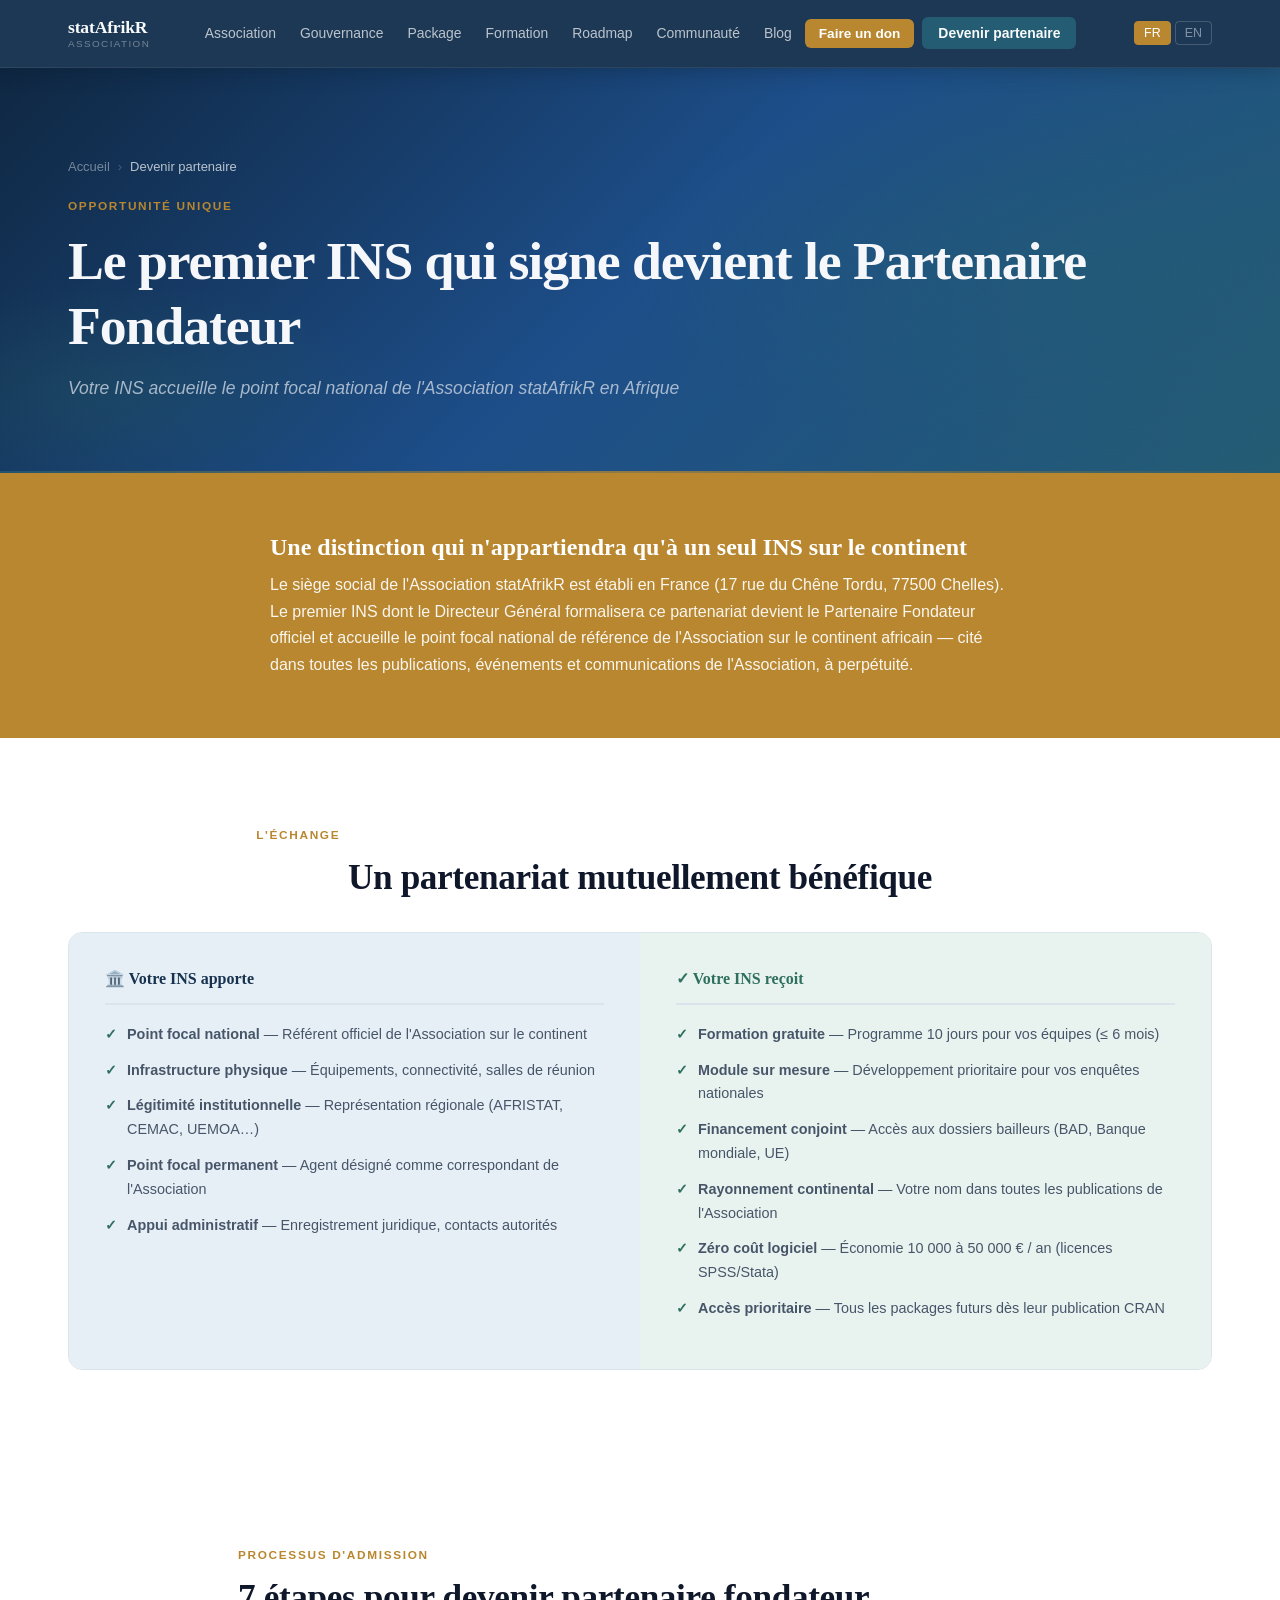
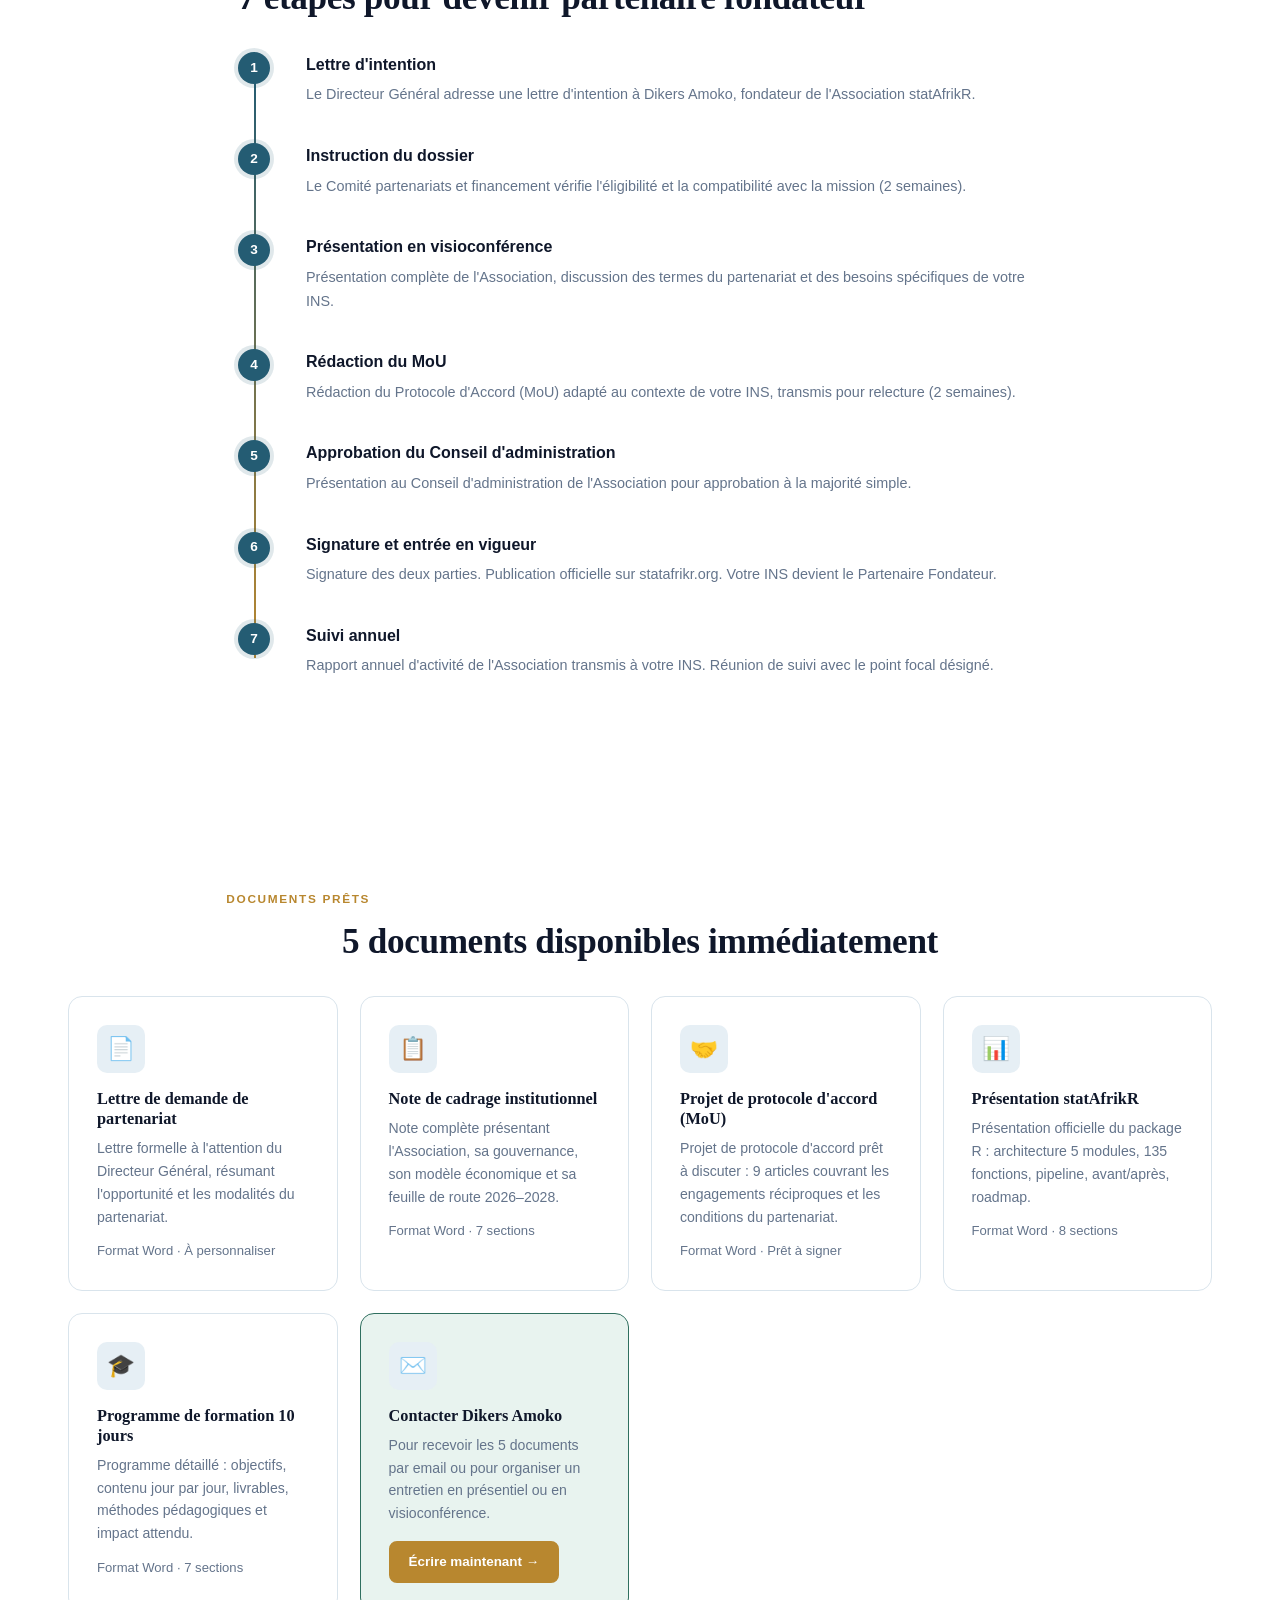
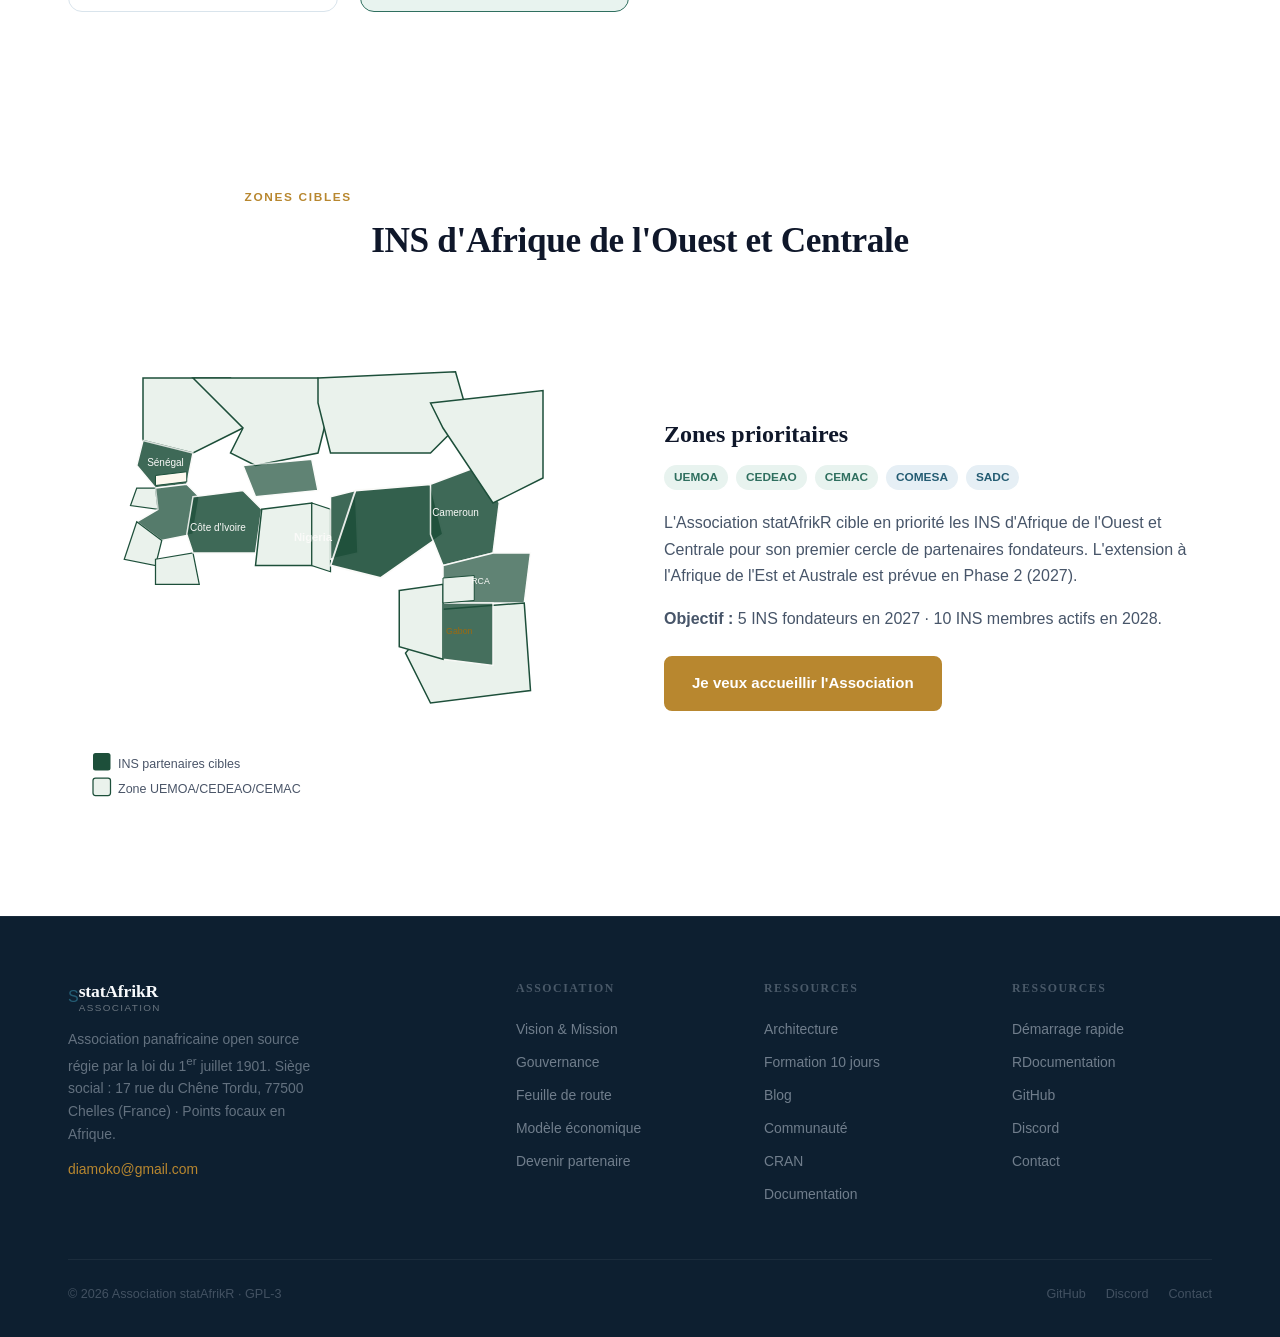
<file: partenariat.html>
<!DOCTYPE html>
<html lang="fr" data-lang="fr">
<head>
  <meta charset="UTF-8"><meta name="viewport" content="width=device-width, initial-scale=1.0">
  <meta name="description" content="Devenir partenaire INS de l'Association statAfrikR — Le premier INS qui signe devient le Partenaire Fondateur officiel et accueille le point focal national de l'Association en Afrique. Siège social en France.">
  <meta property="og:title" content="Devenir partenaire INS — Association statAfrikR">
  <title>Devenir partenaire INS — Association statAfrikR</title>
  <link rel="stylesheet" href="assets/css/main.css">
</head>
<body>
<nav class="nav" role="navigation" aria-label="Navigation principale">
  <div class="nav-inner">
    <a href="index.html" class="nav-logo" aria-label="Accueil Association statAfrikR">
      <div class="nav-logo-text">
        <span class="nav-logo-name">statAfrikR</span>
        <span class="nav-logo-sub">Association</span>
      </div>
    </a>
    <ul class="nav-links" role="list">
      <li><a href="association.html" data-i18n="nav.association">Association</a></li>
      <li><a href="gouvernance.html" data-i18n="nav.gouvernance">Gouvernance</a></li>
      <li><a href="package.html" data-i18n="nav.package">Package</a></li>
      <li><a href="formation.html" data-i18n="nav.formation">Formation</a></li>
      <li><a href="roadmap.html" data-i18n="nav.roadmap">Roadmap</a></li>
      <li><a href="communaute.html" data-i18n="nav.communaute">Communauté</a></li>
      <li><a href="blog.html">Blog</a></li>
      <li><a href="don.html" class="nav-don" data-i18n="nav.don" data-i18n="nav.don" aria-label="Faire un don à l'Association">Faire un don</a></li>
      <li><a href="partenariat.html" class="nav-cta" data-i18n="nav.partenaire" data-i18n="nav.partenaire">Devenir partenaire</a></li>
    </ul>
    <div class="nav-lang">
      <button class="lang-btn" data-lang="fr" aria-label="Français">FR</button>
      <button class="lang-btn" data-lang="en" aria-label="English">EN</button>
    </div>
    <button class="nav-toggle" aria-label="Menu" aria-expanded="false">☰</button>
  </div>
</nav>

<header class="page-hero">
  <div class="page-hero-inner">
    <nav class="breadcrumb" aria-label="Fil d'Ariane"><a href="index.html" data-i18n="bc.home">Accueil</a><span>›</span><span style="color:rgba(255,255,255,0.7)" data-i18n="bc.partenariat">Devenir partenaire</span></nav>
    <p class="section-label" style="color:var(--amber)">Opportunité unique</p>
    <h1 data-i18n="page.part.h1">Le premier INS qui signe devient le Partenaire Fondateur</h1>
    <p class="lead" data-i18n="page.part.lead">Votre INS accueille le point focal national de référence de l'Association statAfrikR en Afrique</p>
  </div>
</header>

<main>
<!-- Alerte -->
<section style="background:var(--gold);padding:32px 0;" aria-label="Opportunité">
  <div class="container container-sm">
    <div class="box-alert">
      <h3>Une distinction qui n'appartiendra qu'à un seul INS sur le continent</h3>
      <p>Le siège social de l'Association statAfrikR est établi en France (17 rue du Chêne Tordu, 77500 Chelles). Le premier INS dont le Directeur Général formalisera ce partenariat devient le Partenaire Fondateur officiel et accueille le point focal national de référence de l'Association sur le continent africain — cité dans toutes les publications, événements et communications de l'Association, à perpétuité.</p>
    </div>
  </div>
</section>

<!-- Ce que vous apportez vs recevez -->
<section id="echange" aria-labelledby="echange-title">
  <div class="container">
    <p class="section-label text-center">L'échange</p>
    <h2 id="echange-title" data-i18n="title.echange" class="section-title text-center fade-in">Un partenariat mutuellement bénéfique</h2>
    <div class="split-cols fade-in" style="margin-top:32px;">
      <div class="split-col" style="background:var(--skylt);">
        <h3 class="split-col-title" style="color:var(--ink);">🏛️ Votre INS apporte</h3>
        <div class="split-check" style="color:var(--slate);"><span><strong>Point focal national</strong> — Référent officiel de l'Association sur le continent</span></div>
        <div class="split-check" style="color:var(--slate);"><span><strong>Infrastructure physique</strong> — Équipements, connectivité, salles de réunion</span></div>
        <div class="split-check" style="color:var(--slate);"><span><strong>Légitimité institutionnelle</strong> — Représentation régionale (AFRISTAT, CEMAC, UEMOA…)</span></div>
        <div class="split-check" style="color:var(--slate);"><span><strong>Point focal permanent</strong> — Agent désigné comme correspondant de l'Association</span></div>
        <div class="split-check" style="color:var(--slate);"><span><strong>Appui administratif</strong> — Enregistrement juridique, contacts autorités</span></div>
      </div>
      <div class="split-col" style="background:var(--sage);">
        <h3 class="split-col-title" style="color:var(--pine);">✓ Votre INS reçoit</h3>
        <div class="split-check" style="color:var(--slate);"><span><strong>Formation gratuite</strong> — Programme 10 jours pour vos équipes (≤ 6 mois)</span></div>
        <div class="split-check" style="color:var(--slate);"><span><strong>Module sur mesure</strong> — Développement prioritaire pour vos enquêtes nationales</span></div>
        <div class="split-check" style="color:var(--slate);"><span><strong>Financement conjoint</strong> — Accès aux dossiers bailleurs (BAD, Banque mondiale, UE)</span></div>
        <div class="split-check" style="color:var(--slate);"><span><strong>Rayonnement continental</strong> — Votre nom dans toutes les publications de l'Association</span></div>
        <div class="split-check" style="color:var(--slate);"><span><strong>Zéro coût logiciel</strong> — Économie 10 000 à 50 000 € / an (licences SPSS/Stata)</span></div>
        <div class="split-check" style="color:var(--slate);"><span><strong>Accès prioritaire</strong> — Tous les packages futurs dès leur publication CRAN</span></div>
      </div>
    </div>
  </div>
</section>

<!-- Processus d'admission -->
<section id="processus" style="background:var(--white);" aria-labelledby="proc-title">
  <div class="container container-sm">
    <p class="section-label">Processus d'admission</p>
    <h2 id="proc-title" data-i18n="title.processus" class="section-title fade-in">7 étapes pour devenir partenaire fondateur</h2>
    <div class="stepper fade-in" style="margin-top:32px;">
      <div class="step"><div class="step-num">1</div><div class="step-title">Lettre d'intention</div><div class="step-desc">Le Directeur Général adresse une lettre d'intention à Dikers Amoko, fondateur de l'Association statAfrikR.</div></div>
      <div class="step"><div class="step-num">2</div><div class="step-title">Instruction du dossier</div><div class="step-desc">Le Comité partenariats et financement vérifie l'éligibilité et la compatibilité avec la mission (2 semaines).</div></div>
      <div class="step"><div class="step-num">3</div><div class="step-title">Présentation en visioconférence</div><div class="step-desc">Présentation complète de l'Association, discussion des termes du partenariat et des besoins spécifiques de votre INS.</div></div>
      <div class="step"><div class="step-num">4</div><div class="step-title">Rédaction du MoU</div><div class="step-desc">Rédaction du Protocole d'Accord (MoU) adapté au contexte de votre INS, transmis pour relecture (2 semaines).</div></div>
      <div class="step"><div class="step-num">5</div><div class="step-title">Approbation du Conseil d'administration</div><div class="step-desc">Présentation au Conseil d'administration de l'Association pour approbation à la majorité simple.</div></div>
      <div class="step"><div class="step-num">6</div><div class="step-title">Signature et entrée en vigueur</div><div class="step-desc">Signature des deux parties. Publication officielle sur statafrikr.org. Votre INS devient le Partenaire Fondateur.</div></div>
      <div class="step"><div class="step-num">7</div><div class="step-title">Suivi annuel</div><div class="step-desc">Rapport annuel d'activité de l'Association transmis à votre INS. Réunion de suivi avec le point focal désigné.</div></div>
    </div>
  </div>
</section>

<!-- Documents disponibles -->
<section id="documents" aria-labelledby="docs-title">
  <div class="container">
    <p class="section-label text-center">Documents prêts</p>
    <h2 id="docs-title" data-i18n="title.docs" class="section-title text-center fade-in">5 documents disponibles immédiatement</h2>
    <div class="grid-3" style="margin-top:32px;">
      <div class="card fade-in"><div class="card-icon" aria-hidden="true">📄</div><h3 class="card-title">Lettre de demande de partenariat</h3><p class="card-text">Lettre formelle à l'attention du Directeur Général, résumant l'opportunité et les modalités du partenariat.</p><p style="margin-top:12px;font-size:0.82rem;color:var(--mist);">Format Word · À personnaliser</p></div>
      <div class="card fade-in"><div class="card-icon" aria-hidden="true">📋</div><h3 class="card-title">Note de cadrage institutionnel</h3><p class="card-text">Note complète présentant l'Association, sa gouvernance, son modèle économique et sa feuille de route 2026–2028.</p><p style="margin-top:12px;font-size:0.82rem;color:var(--mist);">Format Word · 7 sections</p></div>
      <div class="card fade-in"><div class="card-icon" aria-hidden="true">🤝</div><h3 class="card-title">Projet de protocole d'accord (MoU)</h3><p class="card-text">Projet de protocole d'accord prêt à discuter : 9 articles couvrant les engagements réciproques et les conditions du partenariat.</p><p style="margin-top:12px;font-size:0.82rem;color:var(--mist);">Format Word · Prêt à signer</p></div>
      <div class="card fade-in"><div class="card-icon" aria-hidden="true">📊</div><h3 class="card-title">Présentation statAfrikR</h3><p class="card-text">Présentation officielle du package R : architecture 5 modules, 135 fonctions, pipeline, avant/après, roadmap.</p><p style="margin-top:12px;font-size:0.82rem;color:var(--mist);">Format Word · 8 sections</p></div>
      <div class="card fade-in"><div class="card-icon" aria-hidden="true">🎓</div><h3 class="card-title">Programme de formation 10 jours</h3><p class="card-text">Programme détaillé : objectifs, contenu jour par jour, livrables, méthodes pédagogiques et impact attendu.</p><p style="margin-top:12px;font-size:0.82rem;color:var(--mist);">Format Word · 7 sections</p></div>
      <div class="card fade-in" style="background:var(--sage);border:1px solid var(--pine);"><div class="card-icon" aria-hidden="true">✉️</div><h3 class="card-title">Contacter Dikers Amoko</h3><p class="card-text">Pour recevoir les 5 documents par email ou pour organiser un entretien en présentiel ou en visioconférence.</p><a href="contact.html" class="btn btn-primary btn-sm" style="margin-top:16px;display:inline-flex;">Écrire maintenant →</a></div>
    </div>
  </div>
</section>

<!-- Carte Afrique -->
<section id="cibles" style="background:var(--white);" aria-labelledby="cibles-title">
  <div class="container">
    <p class="section-label text-center">Zones cibles</p>
    <h2 id="cibles-title" data-i18n="title.cibles" class="section-title text-center fade-in">INS d'Afrique de l'Ouest et Centrale</h2>
    <div style="display:grid;grid-template-columns:1fr 1fr;gap:48px;align-items:center;margin-top:40px;" class="fade-in">
      <div>
        <img src="assets/img/africa-map.svg" alt="Carte Afrique de l'Ouest et Centrale — INS partenaires cibles" style="width:100%;max-width:500px;">
      </div>
      <div>
        <h3 style="margin-bottom:16px;">Zones prioritaires</h3>
        <div style="display:flex;flex-wrap:wrap;gap:8px;margin-bottom:20px;">
          <span class="badge badge-green">UEMOA</span>
          <span class="badge badge-green">CEDEAO</span>
          <span class="badge badge-green">CEMAC</span>
          <span class="badge badge-blue">COMESA</span>
          <span class="badge badge-blue">SADC</span>
        </div>
        <p>L'Association statAfrikR cible en priorité les INS d'Afrique de l'Ouest et Centrale pour son premier cercle de partenaires fondateurs. L'extension à l'Afrique de l'Est et Australe est prévue en Phase 2 (2027).</p>
        <p style="margin-top:16px;"><strong>Objectif :</strong> 5 INS fondateurs en 2027 · 10 INS membres actifs en 2028.</p>
        <a href="contact.html" class="btn btn-amber" style="margin-top:24px;">Je veux accueillir l'Association</a>
      </div>
    </div>
  </div>
</section>
</main>

<footer class="footer" role="contentinfo"><div class="container"><div class="footer-grid"><div class="footer-brand"><a href="index.html" class="nav-logo" style="text-decoration:none;"><div class="nav-logo-mark">S</div><div class="nav-logo-text"><span class="nav-logo-name">statAfrikR</span><span class="nav-logo-sub">Association</span></div></a><p>Association panafricaine open source régie par la loi du 1<sup>er</sup> juillet 1901. Siège social : 17 rue du Chêne Tordu, 77500 Chelles (France) · Points focaux en Afrique.</p><p style="margin-top:12px;"><a href="mailto:diamoko@gmail.com" style="color:var(--amber);">diamoko@gmail.com</a></p></div><div class="footer-col"><h4>Association</h4><a href="association.html">Vision &amp; Mission</a><a href="gouvernance.html" data-i18n="nav.gouvernance">Gouvernance</a><a href="roadmap.html">Feuille de route</a><a href="financement.html">Modèle économique</a><a href="partenariat.html">Devenir partenaire</a></div><div class="footer-col"><h4 data-i18n="footer.col3">Ressources</h4><a href="package.html">Architecture</a><a href="formation.html">Formation 10 jours</a><a href="blog.html">Blog</a><a href="communaute.html" data-i18n="nav.communaute">Communauté</a><a href="https://cran.r-project.org/web/packages/statAfrikR/index.html" target="_blank" rel="noopener">CRAN</a><a href="https://damoko2004.github.io/statAfrikR/" target="_blank" rel="noopener">Documentation</a></div><div class="footer-col"><h4>Ressources</h4><a href="https://cran.r-project.org/web/packages/statAfrikR/vignettes/demarrage-rapide.html" target="_blank" rel="noopener">Démarrage rapide</a><a href="https://www.rdocumentation.org/packages/statAfrikR/versions/0.2.1" target="_blank" rel="noopener">RDocumentation</a><a href="https://github.com/damoko2004/statAfrikR" target="_blank" rel="noopener">GitHub</a><a href="https://discord.gg/kcfA27Yz" target="_blank" rel="noopener">Discord</a><a href="contact.html">Contact</a></div></div><div class="footer-bottom"><span>© 2026 Association statAfrikR · GPL-3</span><div class="footer-links"><a href="https://github.com/damoko2004/statAfrikR" target="_blank" rel="noopener">GitHub</a><a href="https://discord.gg/kcfA27Yz" target="_blank" rel="noopener">Discord</a><a href="contact.html">Contact</a></div></div></div></footer>
<div class="org-tooltip" role="tooltip" aria-live="polite"></div>
<script src="assets/js/main.js"></script>
<script src="assets/js/i18n.js"></script><script src="assets/js/stats.js"></script>
</body></html>
</file>
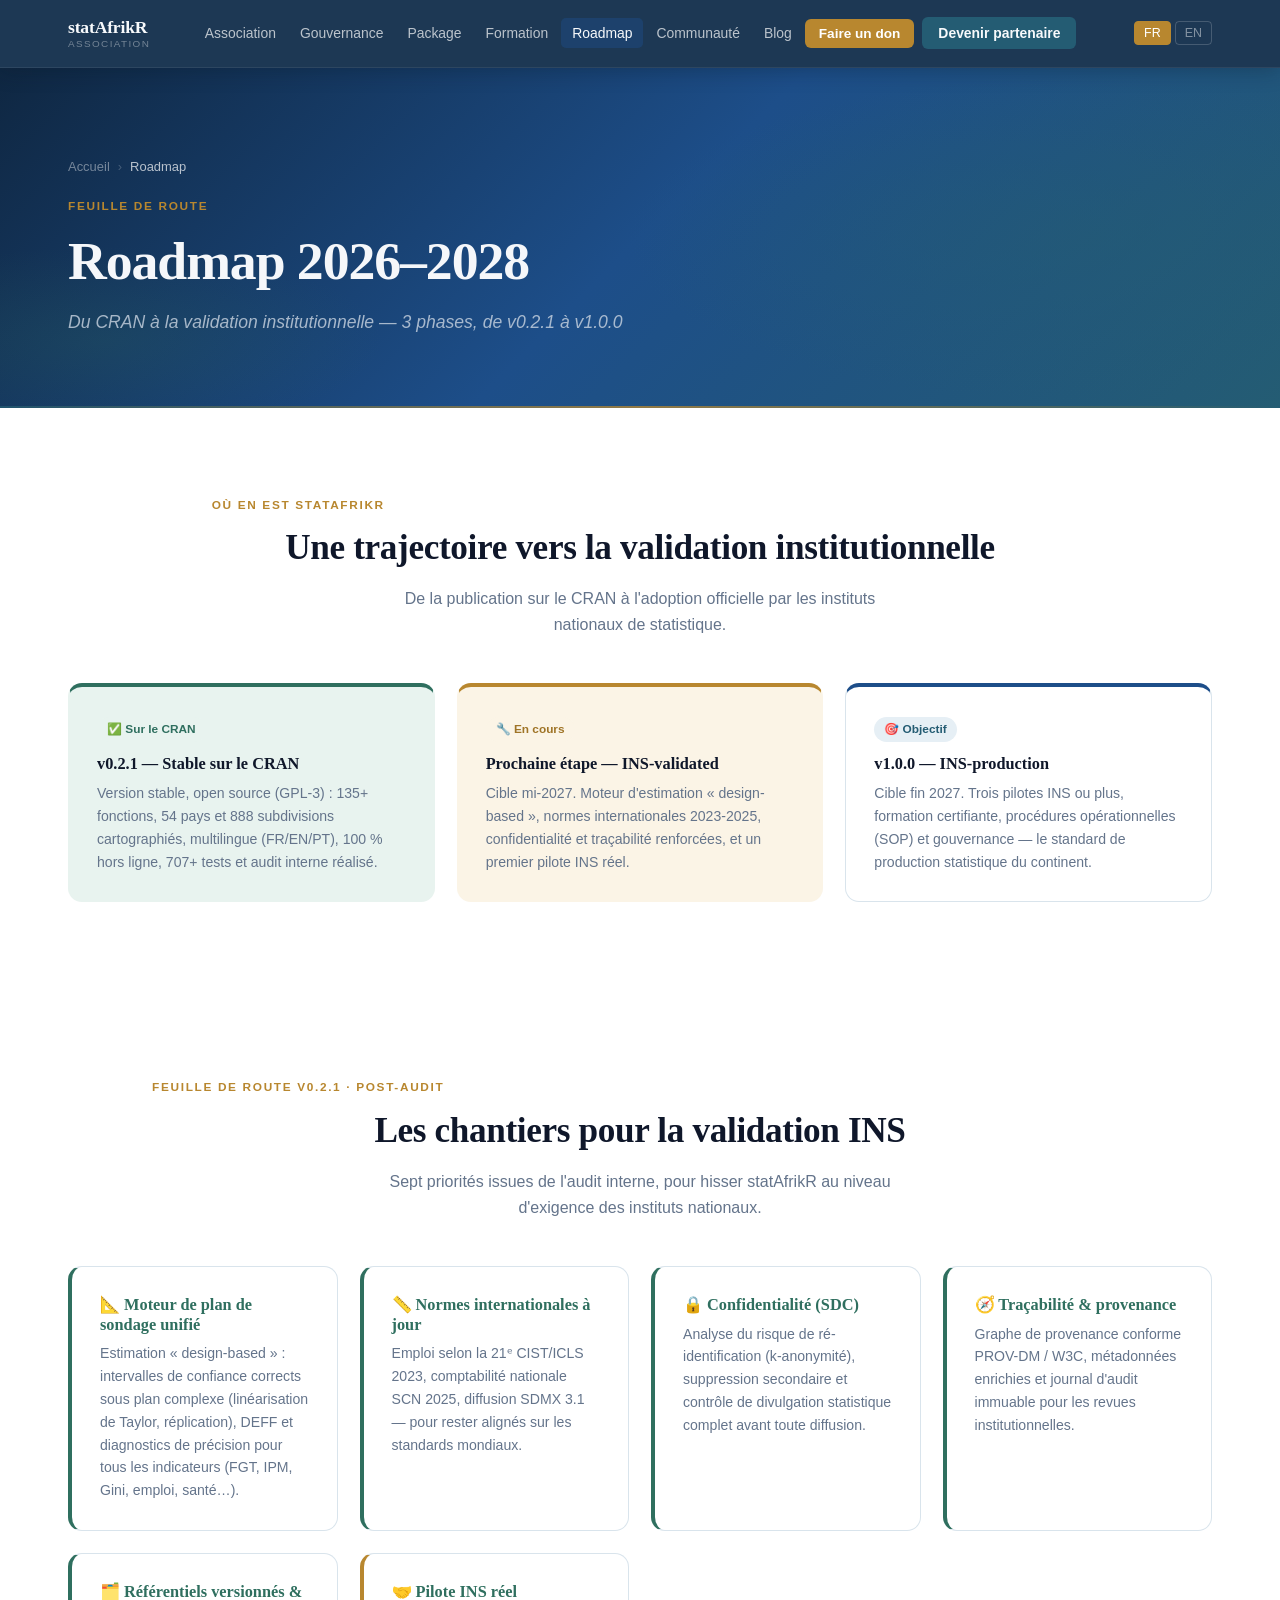
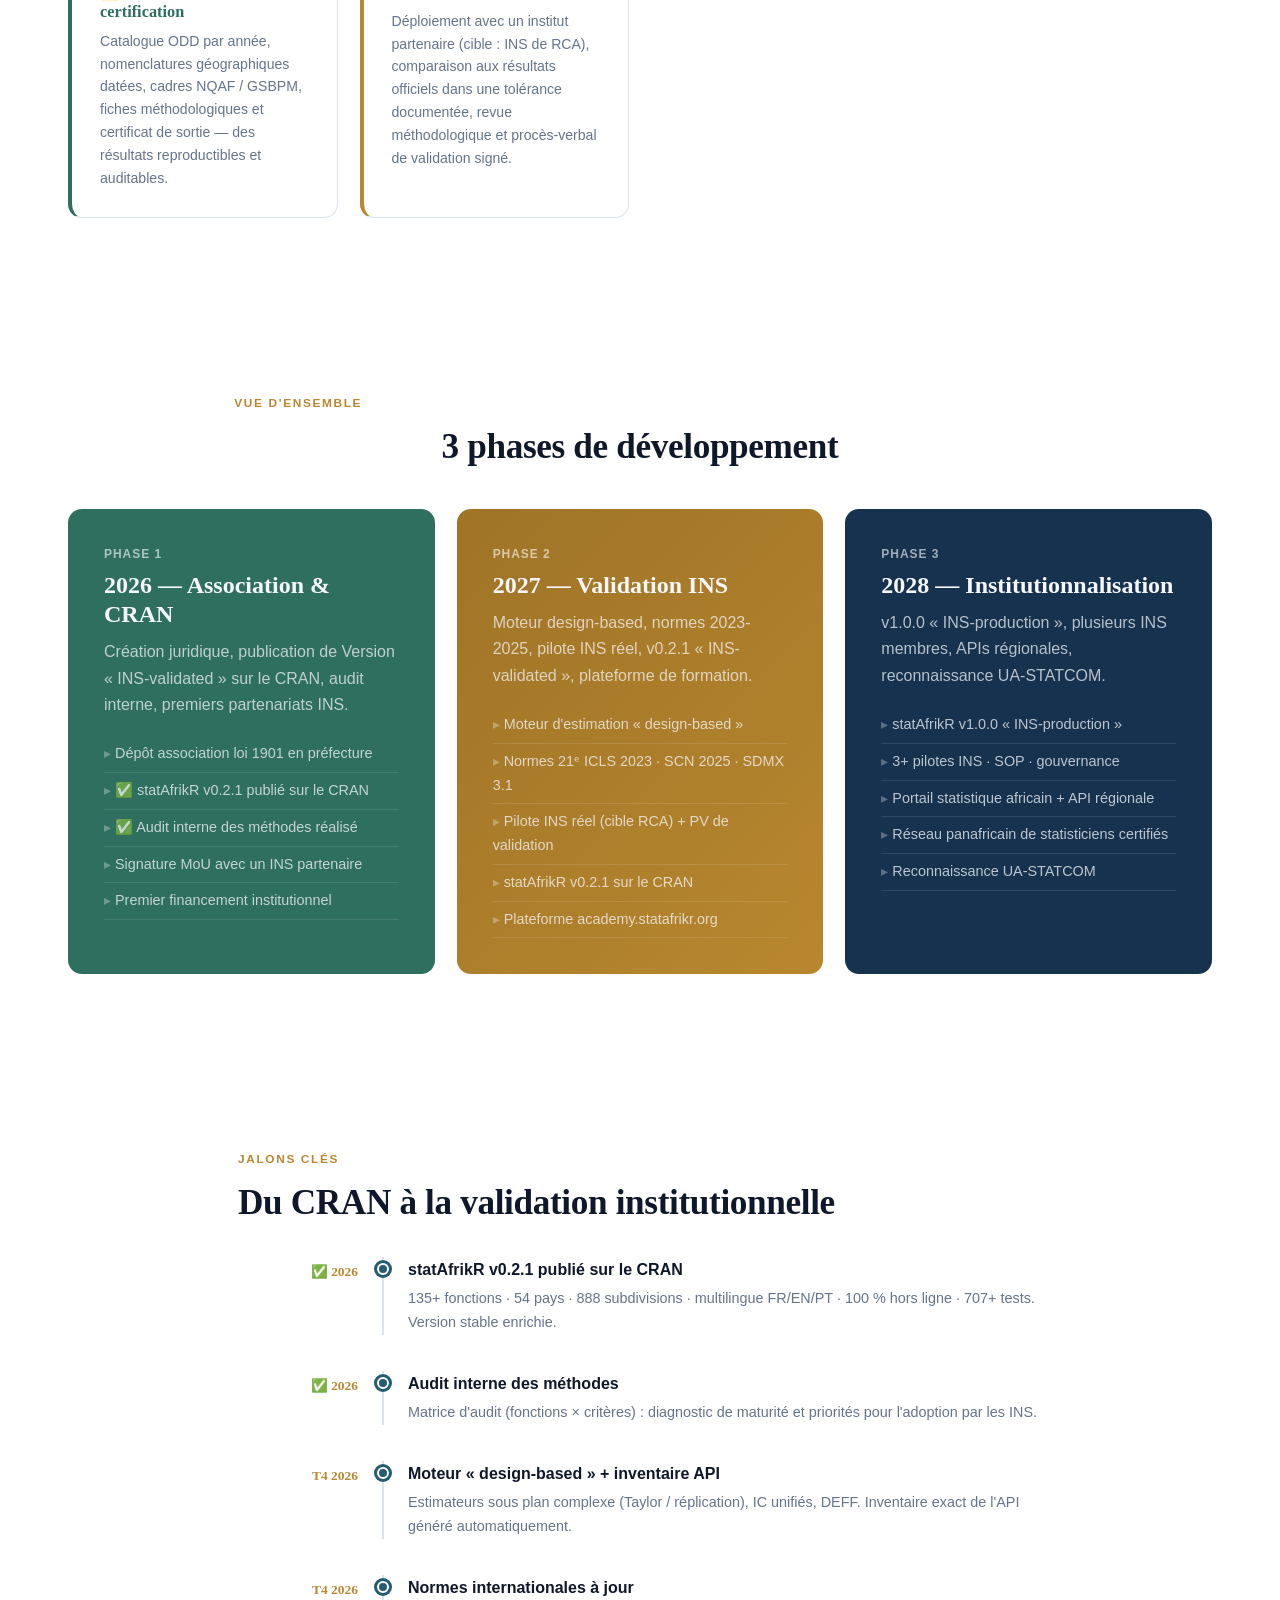
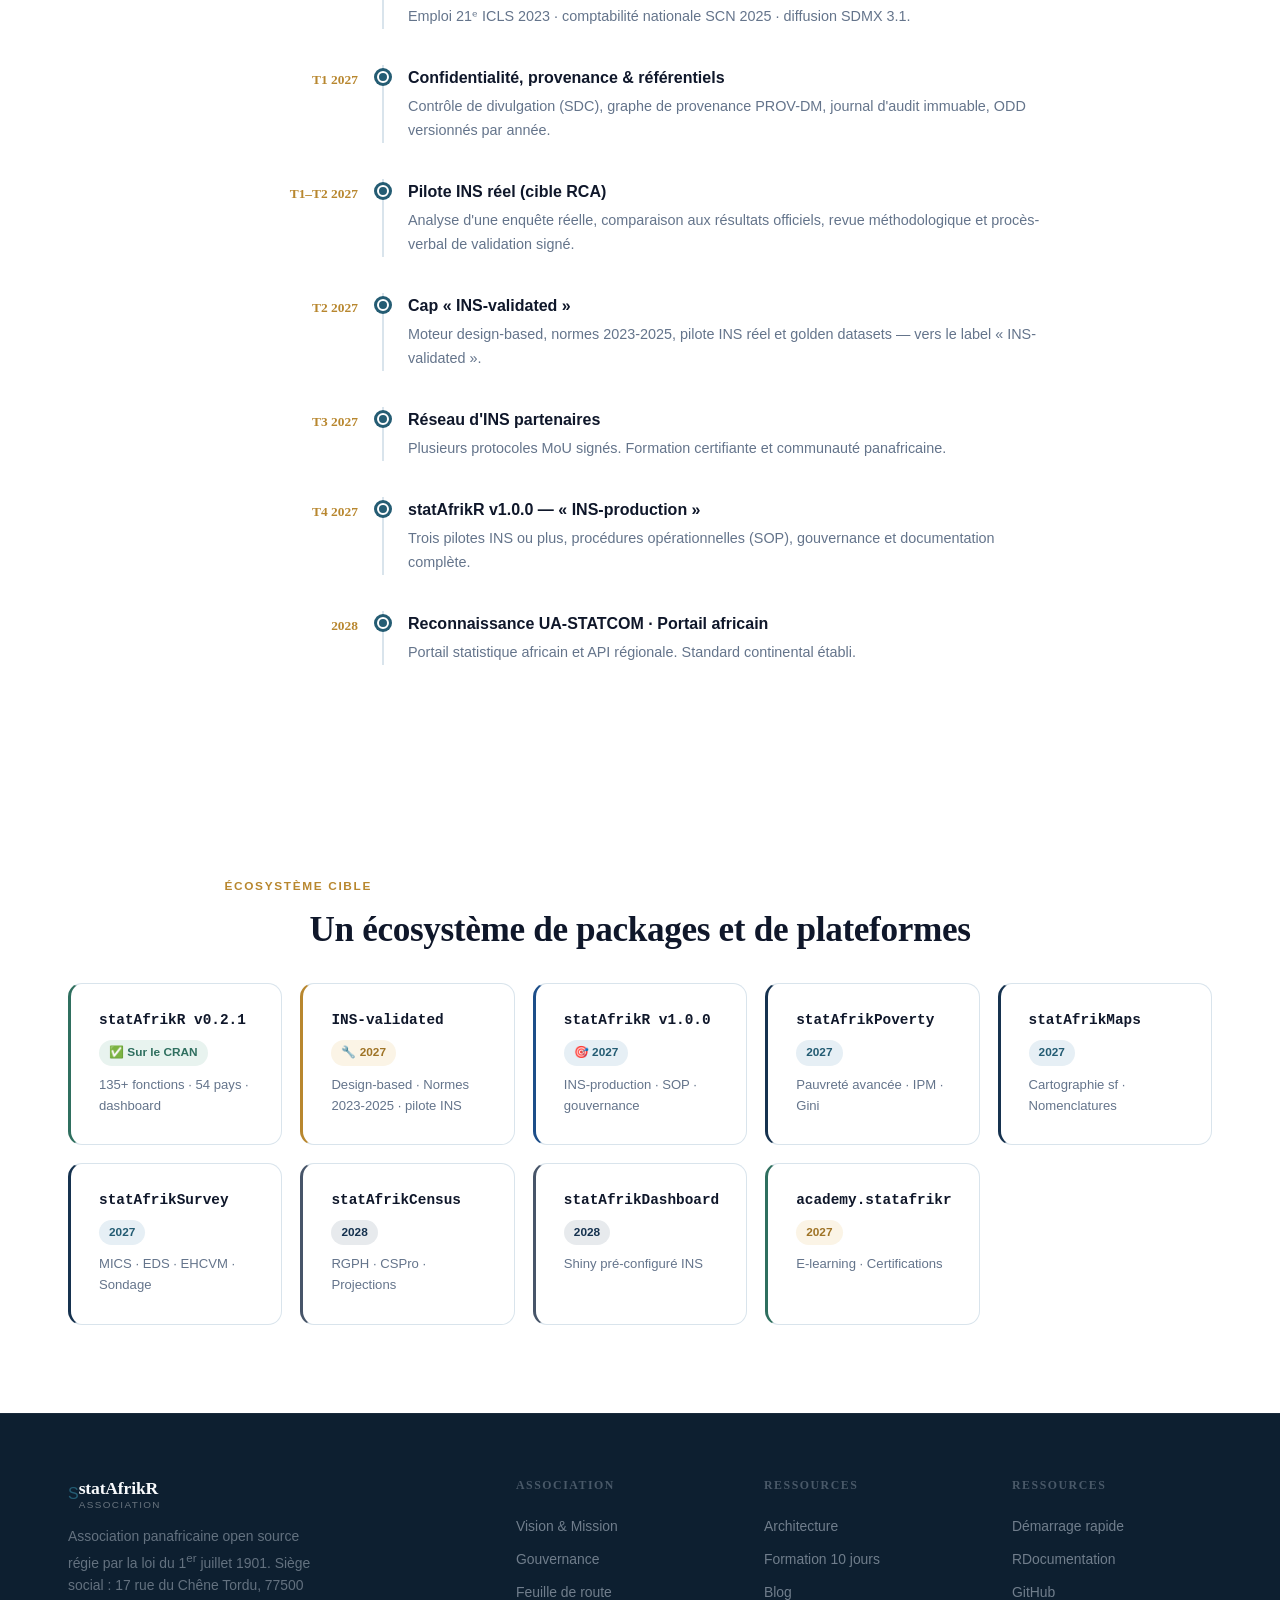
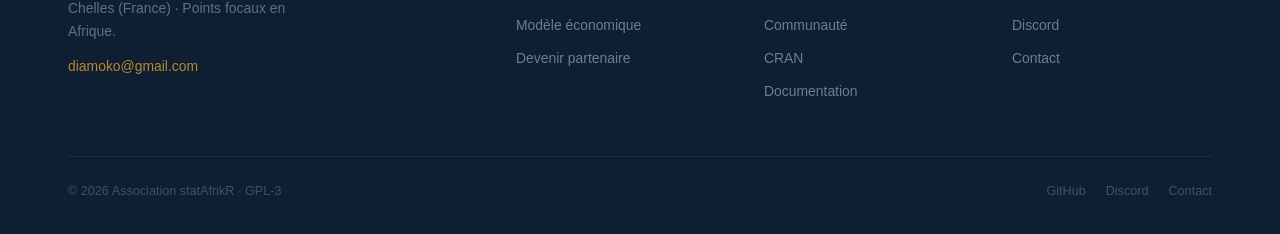
<file: roadmap.html>
<!DOCTYPE html>
<html lang="fr" data-lang="fr">
<head>
  <meta charset="UTF-8"><meta name="viewport" content="width=device-width, initial-scale=1.0">
  <meta name="description" content="Feuille de route Association statAfrikR 2026–2028 — Phase 1 Association, Phase 2 Expansion, Phase 3 Institutionnalisation.">
  <meta property="og:title" content="Roadmap 2026–2028 — Association statAfrikR">
  <meta property="og:description" content="Feuille de route Association statAfrikR 2026–2028 — Phase 1 Association, Phase 2 Expansion, Phase 3 Institutionnalisation.">
  <title>Roadmap 2026–2028 — Association statAfrikR</title>
  <link rel="stylesheet" href="assets/css/main.css">
</head>
<body>
<nav class="nav" role="navigation" aria-label="Navigation principale">
  <div class="nav-inner">
    <a href="index.html" class="nav-logo" aria-label="Accueil Association statAfrikR">
      <div class="nav-logo-text">
        <span class="nav-logo-name">statAfrikR</span>
        <span class="nav-logo-sub">Association</span>
      </div>
    </a>
    <ul class="nav-links" role="list">
      <li><a href="association.html" data-i18n="nav.association">Association</a></li>
      <li><a href="gouvernance.html" data-i18n="nav.gouvernance">Gouvernance</a></li>
      <li><a href="package.html" data-i18n="nav.package">Package</a></li>
      <li><a href="formation.html" data-i18n="nav.formation">Formation</a></li>
      <li><a href="roadmap.html" class="active" data-i18n="nav.roadmap">Roadmap</a></li>
      <li><a href="communaute.html" data-i18n="nav.communaute">Communauté</a></li>
      <li><a href="blog.html">Blog</a></li>
      <li><a href="don.html" class="nav-don" data-i18n="nav.don" data-i18n="nav.don" aria-label="Faire un don à l'Association">Faire un don</a></li>
      <li><a href="partenariat.html" class="nav-cta" data-i18n="nav.partenaire" data-i18n="nav.partenaire">Devenir partenaire</a></li>
    </ul>
    <div class="nav-lang">
      <button class="lang-btn" data-lang="fr" aria-label="Français">FR</button>
      <button class="lang-btn" data-lang="en" aria-label="English">EN</button>
    </div>
    <button class="nav-toggle" aria-label="Menu" aria-expanded="false">☰</button>
  </div>
</nav>
<main>

<header class="page-hero"><div class="page-hero-inner">
  <nav class="breadcrumb" aria-label="Fil d'Ariane"><a href="index.html" data-i18n="bc.home">Accueil</a><span>›</span><span style="color:rgba(255,255,255,0.7)" data-i18n="bc.roadmap">Roadmap</span></nav>
  <p class="section-label" style="color:var(--amber)">Feuille de route</p>
  <h1 data-i18n="page.rm.h1">Roadmap 2026–2028</h1>
  <p class="lead" data-i18n="page.rm.lead">Des associations au standard statistique africain — 3 phases, 11 jalons clés</p>
</div></header>

<!-- Maturité / positionnement -->
<section id="maturite" aria-labelledby="mat-title">
<div class="container">
  <p class="section-label text-center">Où en est statAfrikR</p>
  <h2 id="mat-title" class="section-title text-center fade-in">Une trajectoire vers la validation institutionnelle</h2>
  <p class="section-sub text-center fade-in" style="margin:0 auto 44px;">De la publication sur le CRAN à l'adoption officielle par les instituts nationaux de statistique.</p>
  <div class="grid-3">
    <div class="card card-sage fade-in" style="border-top:4px solid var(--pine);">
      <span class="badge badge-green">✅ Sur le CRAN</span>
      <h3 class="card-title" style="margin-top:12px;">v0.2.1 — Stable sur le CRAN</h3>
      <p class="card-text">Version stable, open source (GPL-3) : 135+ fonctions, 54 pays et 888 subdivisions cartographiés, multilingue (FR/EN/PT), 100 % hors ligne, 707+ tests et audit interne réalisé.</p>
    </div>
    <div class="card card-parch fade-in" style="border-top:4px solid var(--amber);">
      <span class="badge badge-amber">🔧 En cours</span>
      <h3 class="card-title" style="margin-top:12px;">Prochaine étape — INS-validated</h3>
      <p class="card-text">Cible mi-2027. Moteur d'estimation « design-based », normes internationales 2023-2025, confidentialité et traçabilité renforcées, et un premier pilote INS réel.</p>
    </div>
    <div class="card fade-in" style="border-top:4px solid var(--h-navy);">
      <span class="badge badge-blue">🎯 Objectif</span>
      <h3 class="card-title" style="margin-top:12px;">v1.0.0 — INS-production</h3>
      <p class="card-text">Cible fin 2027. Trois pilotes INS ou plus, formation certifiante, procédures opérationnelles (SOP) et gouvernance — le standard de production statistique du continent.</p>
    </div>
  </div>
</div>
</section>

<!-- Chantiers post-audit v0.2.1 -->
<section id="chantiers" style="background:var(--white);" aria-labelledby="ch-title">
<div class="container">
  <p class="section-label text-center">Feuille de route v0.2.1 · post-audit</p>
  <h2 id="ch-title" class="section-title text-center fade-in">Les chantiers pour la validation INS</h2>
  <p class="section-sub text-center fade-in" style="margin:0 auto 44px;">Sept priorités issues de l'audit interne, pour hisser statAfrikR au niveau d'exigence des instituts nationaux.</p>
  <div class="grid-3">
    <div class="card fade-in" style="border-left:4px solid var(--pine);"><h3 class="card-title text-pine">📐 Moteur de plan de sondage unifié</h3><p class="card-text">Estimation « design-based » : intervalles de confiance corrects sous plan complexe (linéarisation de Taylor, réplication), DEFF et diagnostics de précision pour tous les indicateurs (FGT, IPM, Gini, emploi, santé…).</p></div>
    <div class="card fade-in" style="border-left:4px solid var(--pine);"><h3 class="card-title text-pine">📏 Normes internationales à jour</h3><p class="card-text">Emploi selon la 21ᵉ CIST/ICLS 2023, comptabilité nationale SCN 2025, diffusion SDMX 3.1 — pour rester alignés sur les standards mondiaux.</p></div>
    <div class="card fade-in" style="border-left:4px solid var(--pine);"><h3 class="card-title text-pine">🔒 Confidentialité (SDC)</h3><p class="card-text">Analyse du risque de ré-identification (k-anonymité), suppression secondaire et contrôle de divulgation statistique complet avant toute diffusion.</p></div>
    <div class="card fade-in" style="border-left:4px solid var(--pine);"><h3 class="card-title text-pine">🧭 Traçabilité &amp; provenance</h3><p class="card-text">Graphe de provenance conforme PROV-DM / W3C, métadonnées enrichies et journal d'audit immuable pour les revues institutionnelles.</p></div>
    <div class="card fade-in" style="border-left:4px solid var(--pine);"><h3 class="card-title text-pine">🗂️ Référentiels versionnés &amp; certification</h3><p class="card-text">Catalogue ODD par année, nomenclatures géographiques datées, cadres NQAF / GSBPM, fiches méthodologiques et certificat de sortie — des résultats reproductibles et auditables.</p></div>
    <div class="card fade-in" style="border-left:4px solid var(--amber);"><h3 class="card-title text-pine">🤝 Pilote INS réel</h3><p class="card-text">Déploiement avec un institut partenaire (cible : INS de RCA), comparaison aux résultats officiels dans une tolérance documentée, revue méthodologique et procès-verbal de validation signé.</p></div>
  </div>
</div>
</section>

<!-- Phases -->
<section id="phases" aria-labelledby="phases-title">
<div class="container">
  <p class="section-label text-center">Vue d'ensemble</p>
  <h2 id="phases-title" class="section-title text-center fade-in">3 phases de développement</h2>
  <div class="phase-cards" style="margin-top:40px;">
    <div class="phase-card phase-pine fade-in">
      <p style="font-size:0.75rem;font-weight:700;letter-spacing:0.08em;color:rgba(255,255,255,0.6);margin-bottom:6px;">PHASE 1</p>
      <h3>2026 — Association &amp; CRAN</h3>
      <p>Création juridique, publication de Version « INS-validated » sur le CRAN, audit interne, premiers partenariats INS.</p>
      <ul>
        <li>Dépôt association loi 1901 en préfecture</li>
        <li>✅ statAfrikR v0.2.1 publié sur le CRAN</li>
        <li>✅ Audit interne des méthodes réalisé</li>
        <li>Signature MoU avec un INS partenaire</li>
        <li>Premier financement institutionnel</li>
      </ul>
    </div>
    <div class="phase-card phase-amber fade-in">
      <p style="font-size:0.75rem;font-weight:700;letter-spacing:0.08em;color:rgba(255,255,255,0.6);margin-bottom:6px;">PHASE 2</p>
      <h3>2027 — Validation INS</h3>
      <p>Moteur design-based, normes 2023-2025, pilote INS réel, v0.2.1 « INS-validated », plateforme de formation.</p>
      <ul>
        <li>Moteur d'estimation « design-based »</li>
        <li>Normes 21ᵉ ICLS 2023 · SCN 2025 · SDMX 3.1</li>
        <li>Pilote INS réel (cible RCA) + PV de validation</li>
        <li>statAfrikR v0.2.1 sur le CRAN</li>
        <li>Plateforme academy.statafrikr.org</li>
      </ul>
    </div>
    <div class="phase-card phase-ink fade-in">
      <p style="font-size:0.75rem;font-weight:700;letter-spacing:0.08em;color:rgba(255,255,255,0.6);margin-bottom:6px;">PHASE 3</p>
      <h3>2028 — Institutionnalisation</h3>
      <p>v1.0.0 « INS-production », plusieurs INS membres, APIs régionales, reconnaissance UA-STATCOM.</p>
      <ul>
        <li>statAfrikR v1.0.0 « INS-production »</li>
        <li>3+ pilotes INS · SOP · gouvernance</li>
        <li>Portail statistique africain + API régionale</li>
        <li>Réseau panafricain de statisticiens certifiés</li>
        <li>Reconnaissance UA-STATCOM</li>
      </ul>
    </div>
  </div>
</div>
</section>

<!-- Jalons -->
<section id="jalons" style="background:var(--white);" aria-labelledby="jal-title">
<div class="container container-sm">
  <p class="section-label">Jalons clés</p>
  <h2 id="jal-title" class="section-title fade-in">Du CRAN à la validation institutionnelle</h2>
  <div style="margin-top:32px;">
    <div class="timeline-item fade-in"><div class="timeline-date">✅ 2026</div><div class="timeline-content"><div class="timeline-title">statAfrikR v0.2.1 publié sur le CRAN</div><div class="timeline-text">135+ fonctions · 54 pays · 888 subdivisions · multilingue FR/EN/PT · 100 % hors ligne · 707+ tests. Version stable enrichie.</div></div></div>
    <div class="timeline-item fade-in"><div class="timeline-date">✅ 2026</div><div class="timeline-content"><div class="timeline-title">Audit interne des méthodes</div><div class="timeline-text">Matrice d'audit (fonctions × critères) : diagnostic de maturité et priorités pour l'adoption par les INS.</div></div></div>
    <div class="timeline-item fade-in"><div class="timeline-date">T4 2026</div><div class="timeline-content"><div class="timeline-title">Moteur « design-based » + inventaire API</div><div class="timeline-text">Estimateurs sous plan complexe (Taylor / réplication), IC unifiés, DEFF. Inventaire exact de l'API généré automatiquement.</div></div></div>
    <div class="timeline-item fade-in"><div class="timeline-date">T4 2026</div><div class="timeline-content"><div class="timeline-title">Normes internationales à jour</div><div class="timeline-text">Emploi 21ᵉ ICLS 2023 · comptabilité nationale SCN 2025 · diffusion SDMX 3.1.</div></div></div>
    <div class="timeline-item fade-in"><div class="timeline-date">T1 2027</div><div class="timeline-content"><div class="timeline-title">Confidentialité, provenance &amp; référentiels</div><div class="timeline-text">Contrôle de divulgation (SDC), graphe de provenance PROV-DM, journal d'audit immuable, ODD versionnés par année.</div></div></div>
    <div class="timeline-item fade-in"><div class="timeline-date">T1–T2 2027</div><div class="timeline-content"><div class="timeline-title">Pilote INS réel (cible RCA)</div><div class="timeline-text">Analyse d'une enquête réelle, comparaison aux résultats officiels, revue méthodologique et procès-verbal de validation signé.</div></div></div>
    <div class="timeline-item fade-in"><div class="timeline-date">T2 2027</div><div class="timeline-content"><div class="timeline-title">Cap « INS-validated »</div><div class="timeline-text">Moteur design-based, normes 2023-2025, pilote INS réel et golden datasets — vers le label « INS-validated ».</div></div></div>
    <div class="timeline-item fade-in"><div class="timeline-date">T3 2027</div><div class="timeline-content"><div class="timeline-title">Réseau d'INS partenaires</div><div class="timeline-text">Plusieurs protocoles MoU signés. Formation certifiante et communauté panafricaine.</div></div></div>
    <div class="timeline-item fade-in"><div class="timeline-date">T4 2027</div><div class="timeline-content"><div class="timeline-title">statAfrikR v1.0.0 — « INS-production »</div><div class="timeline-text">Trois pilotes INS ou plus, procédures opérationnelles (SOP), gouvernance et documentation complète.</div></div></div>
    <div class="timeline-item fade-in"><div class="timeline-date">2028</div><div class="timeline-content"><div class="timeline-title">Reconnaissance UA-STATCOM · Portail africain</div><div class="timeline-text">Portail statistique africain et API régionale. Standard continental établi.</div></div></div>
  </div>
</div>
</section>

<!-- Écosystème -->
<section id="ecosysteme" aria-labelledby="eco-title">
<div class="container">
  <p class="section-label text-center">Écosystème cible</p>
  <h2 id="eco-title" class="section-title text-center fade-in">Un écosystème de packages et de plateformes</h2>
  <div class="grid-4" style="margin-top:32px;">
    <div class="card fade-in" style="border-left:3px solid var(--pine);"><h4 class="card-title" style="font-family:var(--font-code);font-size:0.9rem;">statAfrikR v0.2.1</h4><span class="badge badge-green">✅ Sur le CRAN</span><p class="card-text" style="font-size:0.82rem;margin-top:8px;">135+ fonctions · 54 pays · dashboard</p></div>
    <div class="card fade-in" style="border-left:3px solid var(--amber);"><h4 class="card-title" style="font-family:var(--font-code);font-size:0.9rem;">INS-validated</h4><span class="badge badge-amber">🔧 2027</span><p class="card-text" style="font-size:0.82rem;margin-top:8px;">Design-based · Normes 2023-2025 · pilote INS</p></div>
    <div class="card fade-in" style="border-left:3px solid var(--h-navy);"><h4 class="card-title" style="font-family:var(--font-code);font-size:0.9rem;">statAfrikR v1.0.0</h4><span class="badge badge-blue">🎯 2027</span><p class="card-text" style="font-size:0.82rem;margin-top:8px;">INS-production · SOP · gouvernance</p></div>
    <div class="card fade-in" style="border-left:3px solid var(--ink);"><h4 class="card-title" style="font-family:var(--font-code);font-size:0.9rem;">statAfrikPoverty</h4><span class="badge badge-blue">2027</span><p class="card-text" style="font-size:0.82rem;margin-top:8px;">Pauvreté avancée · IPM · Gini</p></div>
    <div class="card fade-in" style="border-left:3px solid var(--ink);"><h4 class="card-title" style="font-family:var(--font-code);font-size:0.9rem;">statAfrikMaps</h4><span class="badge badge-blue">2027</span><p class="card-text" style="font-size:0.82rem;margin-top:8px;">Cartographie sf · Nomenclatures</p></div>
    <div class="card fade-in" style="border-left:3px solid var(--ink);"><h4 class="card-title" style="font-family:var(--font-code);font-size:0.9rem;">statAfrikSurvey</h4><span class="badge badge-blue">2027</span><p class="card-text" style="font-size:0.82rem;margin-top:8px;">MICS · EDS · EHCVM · Sondage</p></div>
    <div class="card fade-in" style="border-left:3px solid var(--slate);"><h4 class="card-title" style="font-family:var(--font-code);font-size:0.9rem;">statAfrikCensus</h4><span class="badge badge-ink">2028</span><p class="card-text" style="font-size:0.82rem;margin-top:8px;">RGPH · CSPro · Projections</p></div>
    <div class="card fade-in" style="border-left:3px solid var(--slate);"><h4 class="card-title" style="font-family:var(--font-code);font-size:0.9rem;">statAfrikDashboard</h4><span class="badge badge-ink">2028</span><p class="card-text" style="font-size:0.82rem;margin-top:8px;">Shiny pré-configuré INS</p></div>
    <div class="card fade-in" style="border-left:3px solid var(--pine);"><h4 class="card-title" style="font-family:var(--font-code);font-size:0.9rem;">academy.statafrikr</h4><span class="badge badge-amber">2027</span><p class="card-text" style="font-size:0.82rem;margin-top:8px;">E-learning · Certifications</p></div>
  </div>
</div>
</section>

</main>
<footer class="footer" role="contentinfo"><div class="container"><div class="footer-grid"><div class="footer-brand"><a href="index.html" class="nav-logo" style="text-decoration:none;"><div class="nav-logo-mark">S</div><div class="nav-logo-text"><span class="nav-logo-name">statAfrikR</span><span class="nav-logo-sub">Association</span></div></a><p>Association panafricaine open source régie par la loi du 1<sup>er</sup> juillet 1901. Siège social : 17 rue du Chêne Tordu, 77500 Chelles (France) · Points focaux en Afrique.</p><p style="margin-top:12px;"><a href="mailto:diamoko@gmail.com" style="color:var(--amber);">diamoko@gmail.com</a></p></div><div class="footer-col"><h4>Association</h4><a href="association.html">Vision &amp; Mission</a><a href="gouvernance.html" data-i18n="nav.gouvernance">Gouvernance</a><a href="roadmap.html">Feuille de route</a><a href="financement.html">Modèle économique</a><a href="partenariat.html">Devenir partenaire</a></div><div class="footer-col"><h4 data-i18n="footer.col3">Ressources</h4><a href="package.html">Architecture</a><a href="formation.html">Formation 10 jours</a><a href="blog.html">Blog</a><a href="communaute.html" data-i18n="nav.communaute">Communauté</a><a href="https://cran.r-project.org/web/packages/statAfrikR/index.html" target="_blank" rel="noopener">CRAN</a><a href="https://damoko2004.github.io/statAfrikR/" target="_blank" rel="noopener">Documentation</a></div><div class="footer-col"><h4>Ressources</h4><a href="https://cran.r-project.org/web/packages/statAfrikR/vignettes/demarrage-rapide.html" target="_blank" rel="noopener">Démarrage rapide</a><a href="https://www.rdocumentation.org/packages/statAfrikR/versions/0.2.1" target="_blank" rel="noopener">RDocumentation</a><a href="https://github.com/damoko2004/statAfrikR" target="_blank" rel="noopener">GitHub</a><a href="https://discord.gg/kcfA27Yz" target="_blank" rel="noopener">Discord</a><a href="contact.html">Contact</a></div></div><div class="footer-bottom"><span>© 2026 Association statAfrikR · GPL-3</span><div class="footer-links"><a href="https://github.com/damoko2004/statAfrikR" target="_blank" rel="noopener">GitHub</a><a href="https://discord.gg/kcfA27Yz" target="_blank" rel="noopener">Discord</a><a href="contact.html">Contact</a></div></div></div></footer><div class="org-tooltip" role="tooltip" aria-live="polite"></div><script src="assets/js/main.js"></script>
<script src="assets/js/i18n.js"></script><script src="assets/js/stats.js"></script>
</body></html>
</file>
<file: assets/css/main.css>
/* ═══════════════════════════════════════════════════════════════
   statAfrikR Foundation — main.css v5
   Fond clair · Hex contrastés · Institutionnel premium
   Inspiré : Relief Data Hub · fondation panafricaine de référence
   ═══════════════════════════════════════════════════════════════ */

:root {
  /* ── Fonds clairs ─────────────────────────────────────────── */
  --bg-0:     #FFFFFF;    /* Blanc pur */
  --bg-1:     #F7FAFC;    /* Fond principal très clair */
  --bg-2:     #F3F7FB;    /* Fond alterné léger */
  --bg-3:     #EEF4F8;    /* Fond moyen — sections tertaires */
  --bg-4:     #EAF2F7;    /* Fond hero */

  /* ── Textes foncés ───────────────────────────────────────── */
  --txt-1:    #0F172A;    /* Texte principal — presque noir */
  --txt-2:    #1E293B;    /* Titres / navigation */
  --txt-3:    #475569;    /* Texte secondaire */
  --txt-4:    #64748B;    /* Discret / légendes */

  /* ── Hexagones & accents ─────────────────────────────────── */
  --h-navy:   #1D4E89;    /* Bleu institutionnel profond */
  --h-petrol: #245C73;    /* Bleu pétrole */
  --h-green:  #2F6F5F;    /* Vert feutré */
  --h-gold:   #B8872F;    /* Or institutionnel */
  --h-night:  #16324F;    /* Bleu nuit profond */

  /* ── Bordures ────────────────────────────────────────────── */
  --bord-1:   #D9E4EC;
  --bord-2:   #C9D8E3;

  /* ── Compatibilité variables existantes ──────────────────── */
  --navy:     var(--h-navy);
  --petrol:   var(--h-petrol);
  --green-i:  var(--h-green);
  --gold:     var(--h-gold);
  --deep:     var(--h-night);
  --footer:   #0D1F30;
  --ink:      var(--h-night);
  --ink-d:    #091726;
  --pine:     var(--h-green);
  --amber:    var(--h-gold);
  --gold-h:   #9F7427;
  --gold-bg:  #FBF4E6;
  --green-bg: #E8F3EF;
  --petrol-bg:#E6EFF5;
  --navy-bg:  #EBF0F7;
  --white:    var(--bg-0);
  --ivory:    var(--bg-1);
  --sage:     var(--green-bg);
  --parch:    var(--gold-bg);
  --skylt:    var(--petrol-bg);
  --bord:     var(--bord-1);
  --bord-i:   var(--bord-1);
  --slate:    var(--txt-3);
  --mist:     var(--txt-4);
  --text-d:   var(--txt-2);
  --bg-light: var(--bg-1);
  --light:    #F8FAFC;
  --light2:   #CBD5E1;
  --pine-d:   #245A50;
  --amber-l:  var(--gold-h);

  --shadow:    0 2px 12px rgba(15,23,42,0.08);
  --shadow-lg: 0 6px 28px rgba(15,23,42,0.12);
  --radius:    8px;
  --radius-lg: 14px;
  --transition:0.22s ease;
  --font-title:Georgia,'Times New Roman',serif;
  --font-body: Arial,Helvetica,sans-serif;
  --font-code: 'Courier New',Courier,monospace;
  --max-w:     1200px;
  --nav-h:     68px;
}

/* ── Reset ──────────────────────────────────────────────────── */
*,*::before,*::after{box-sizing:border-box;margin:0;padding:0;}
html{scroll-behavior:smooth;font-size:16px;}
body{font-family:var(--font-body);color:var(--txt-2);background:var(--bg-1);line-height:1.65;-webkit-font-smoothing:antialiased;}
img,svg{max-width:100%;height:auto;display:block;}
a{color:var(--h-petrol);text-decoration:none;transition:color var(--transition);}
a:hover{color:var(--h-gold);}
ul{list-style:none;}
button{cursor:pointer;font-family:var(--font-body);border:none;}

/* ── Typographie ───────────────────────────────────────────── */
h1,h2,h3,h4,h5{font-family:var(--font-title);color:var(--txt-1);line-height:1.22;}
h1{font-size:clamp(2rem,4.2vw,3.5rem);letter-spacing:-0.02em;}
h2{font-size:clamp(1.55rem,3vw,2.2rem);letter-spacing:-0.01em;}
h3{font-size:clamp(1.1rem,2vw,1.5rem);}
h4{font-size:1.02rem;font-weight:bold;}
p{font-size:1rem;color:var(--txt-3);max-width:70ch;}
.lead{font-size:1.1rem;color:var(--txt-4);font-style:italic;}
.caption{font-size:0.8rem;color:var(--txt-4);}

/* ── Layout ────────────────────────────────────────────────── */
.container{max-width:var(--max-w);margin:0 auto;padding:0 28px;}
.container-sm{max-width:860px;margin:0 auto;padding:0 28px;}
section{padding:88px 0;background:var(--bg-1);}
section:nth-child(even){background:var(--bg-0);}
.section-label{font-size:0.74rem;font-weight:700;letter-spacing:0.14em;text-transform:uppercase;color:var(--h-gold);margin-bottom:12px;}
.section-title{margin-bottom:16px;}
.section-sub{color:var(--txt-4);margin-bottom:48px;max-width:60ch;}

/* ── Navigation ─────────────────────────────────────────────── */
.nav{
  position:sticky;top:0;z-index:1000;
  background:rgba(22,50,79,0.97);
  backdrop-filter:blur(14px);-webkit-backdrop-filter:blur(14px);
  height:var(--nav-h);display:flex;align-items:center;
  border-bottom:1px solid rgba(255,255,255,0.07);
  box-shadow:0 2px 20px rgba(9,23,38,0.30);
}
.nav-inner{display:flex;align-items:center;justify-content:space-between;width:100%;max-width:var(--max-w);margin:0 auto;padding:0 28px;}
.nav-logo{display:flex;align-items:center;text-decoration:none;}
.nav-logo-text{display:flex;flex-direction:column;line-height:1.2;}
.nav-logo-name{font-family:var(--font-title);font-size:1.1rem;font-weight:bold;color:#F8FAFC;letter-spacing:-0.01em;}
.nav-logo-sub{font-size:0.62rem;color:rgba(255,255,255,0.38);letter-spacing:0.14em;text-transform:uppercase;}
.nav-links{display:flex;align-items:center;gap:2px;}
.nav-links a{color:rgba(255,255,255,0.70);font-size:0.87rem;padding:7px 11px;border-radius:5px;transition:all var(--transition);}
.nav-links a:hover{color:#F8FAFC;background:rgba(255,255,255,0.09);}
.nav-links a.active{color:#F8FAFC;background:rgba(29,78,137,0.45);}
.nav-lang{display:flex;align-items:center;gap:4px;margin-left:14px;}
.lang-btn{background:transparent;color:rgba(255,255,255,0.45);font-size:0.78rem;padding:4px 9px;border-radius:4px;border:1px solid rgba(255,255,255,0.18);transition:all var(--transition);}
.lang-btn.active,.lang-btn:hover{background:var(--h-gold);color:#fff;border-color:var(--h-gold);}
.nav-cta{background:var(--h-petrol) !important;color:#F8FAFC !important;padding:8px 16px !important;border-radius:6px !important;font-weight:600 !important;margin-left:6px;}
.nav-cta:hover{background:#1a4d61 !important;color:#fff !important;}
.nav-don{background:var(--h-gold) !important;color:#fff !important;padding:7px 14px !important;border-radius:6px !important;font-weight:700 !important;font-size:0.85rem !important;}
.nav-don:hover{background:var(--gold-h) !important;color:#fff !important;}
.nav-toggle{display:none;background:transparent;color:#F8FAFC;font-size:1.4rem;padding:8px;border-radius:4px;}

/* ── HERO — fond clair, hex contrastés ─────────────────────── */
.hero{
  background:linear-gradient(135deg, #F7FAFC 0%, #EEF4F8 55%, #EAF2F7 100%);
  min-height:92vh;display:flex;align-items:stretch;
  position:relative;overflow:hidden;
}
.hero::before{
  content:'';position:absolute;inset:0;
  background:
    radial-gradient(ellipse 60% 70% at 12% 55%, rgba(29,78,137,0.06) 0%, transparent 65%),
    radial-gradient(ellipse 40% 40% at 90% 20%, rgba(47,111,95,0.05) 0%, transparent 55%);
  pointer-events:none;
}
.hero-inner{
  position:relative;z-index:1;
  display:grid;grid-template-columns:1fr 1fr;
  width:100%;max-width:100%;min-height:92vh;
}
.hero-content{
  padding:90px 56px 90px max(5vw,28px);
  display:flex;flex-direction:column;justify-content:center;
  max-width:720px;
}
.hero-badge{
  display:inline-flex;align-items:center;gap:8px;
  background:rgba(29,78,137,0.08);
  border:1px solid rgba(184,135,47,0.35);
  color:var(--h-navy);font-size:0.79rem;
  padding:6px 14px;border-radius:100px;margin-bottom:28px;
  letter-spacing:0.05em;width:fit-content;font-weight:600;
}
.hero-badge::before{content:'';width:7px;height:7px;border-radius:50%;background:var(--h-gold);animation:pulse 2.2s ease infinite;flex-shrink:0;}
.hero h1{color:var(--txt-1);margin-bottom:10px;font-size:clamp(2.4rem,4.2vw,3.8rem);}
.hero-sub{font-size:clamp(0.92rem,1.6vw,1.1rem);color:var(--txt-3);margin-bottom:20px;letter-spacing:0.01em;}
.hero-quote{
  font-family:var(--font-title);font-style:italic;
  font-size:clamp(0.95rem,1.5vw,1.12rem);color:var(--txt-4);
  border-left:2px solid var(--h-gold);padding-left:20px;
  margin:24px 0 40px;max-width:52ch;
}
.hero-actions{display:flex;gap:14px;flex-wrap:wrap;margin-bottom:56px;}
.hero-stats{
  display:grid;grid-template-columns:repeat(2,1fr);gap:20px 36px;
  padding-top:36px;border-top:1px solid var(--bord-1);
}
.hero-stat-num{font-family:var(--font-title);font-size:2.4rem;font-weight:bold;color:var(--h-navy);line-height:1;}
.hero-stat-label{font-size:0.78rem;color:var(--txt-4);margin-top:5px;line-height:1.45;}

/* Hex wall — fond clair → hex très contrastés */
.hero-hex-wall{
  position:relative;overflow:hidden;
  display:flex;align-items:center;justify-content:flex-start;
  padding-left:24px;
}
.hero-hex-wall img{
  width:108%;max-width:none;height:auto;object-fit:contain;
  object-position:left center;
  filter:drop-shadow(0 8px 32px rgba(15,23,42,0.18))
         drop-shadow(0 2px 8px rgba(15,23,42,0.10));
  transition:transform 0.12s ease-out;
}
.hero-hex-wall::before{
  content:'';position:absolute;left:0;top:0;bottom:0;width:25%;
  background:linear-gradient(to right,#EEF4F8 0%,transparent 100%);
  z-index:2;pointer-events:none;
}

/* ── Boutons ────────────────────────────────────────────────── */
.btn{display:inline-flex;align-items:center;gap:8px;padding:13px 26px;border-radius:var(--radius);font-size:0.94rem;font-weight:600;transition:all var(--transition);white-space:nowrap;}
.btn-primary{background:var(--h-gold);color:#fff;border:2px solid var(--h-gold);}
.btn-primary:hover{background:var(--gold-h);border-color:var(--gold-h);color:#fff;transform:translateY(-1px);box-shadow:0 6px 18px rgba(184,135,47,0.32);}
.btn-outline{background:transparent;color:var(--txt-2);border:2px solid var(--bord-2);}
.btn-outline:hover{background:var(--bg-3);border-color:var(--h-petrol);color:var(--h-petrol);}
.btn-amber{background:var(--h-gold);color:#fff;border:2px solid var(--h-gold);}
.btn-amber:hover{background:var(--gold-h);color:#fff;transform:translateY(-1px);}
.btn-sm{padding:8px 18px;font-size:0.84rem;}
/* CTA sur fond sombre */
.btn-outline-light{background:transparent;color:#F8FAFC;border:2px solid rgba(255,255,255,0.35);}
.btn-outline-light:hover{background:rgba(255,255,255,0.10);border-color:rgba(255,255,255,0.65);color:#fff;}

/* ── Cards ─────────────────────────────────────────────────── */
.grid-2{display:grid;grid-template-columns:repeat(auto-fit,minmax(300px,1fr));gap:22px;}
.grid-3{display:grid;grid-template-columns:repeat(auto-fit,minmax(260px,1fr));gap:22px;}
.grid-4{display:grid;grid-template-columns:repeat(auto-fit,minmax(210px,1fr));gap:18px;}
.card{background:var(--bg-0);border:1px solid var(--bord-1);border-radius:var(--radius-lg);padding:28px;transition:all var(--transition);}
.card:hover{box-shadow:var(--shadow-lg);border-color:var(--bord-2);transform:translateY(-2px);}
.card-icon{width:48px;height:48px;background:var(--petrol-bg);border-radius:10px;display:flex;align-items:center;justify-content:center;margin-bottom:16px;font-size:1.4rem;}
.card-title{font-size:1.02rem;margin-bottom:8px;color:var(--txt-1);}
.card-text{font-size:0.88rem;color:var(--txt-4);line-height:1.62;}
.card-sage{background:var(--green-bg);border-color:transparent;}
.card-parch{background:var(--gold-bg);border-color:transparent;}
.card-skylt{background:var(--petrol-bg);border-color:transparent;}
.card-ink{background:var(--h-night);border-color:transparent;}
.card-ink .card-title{color:#F8FAFC;}
.card-ink .card-text{color:rgba(203,213,225,0.80);}

/* ── KPI row ─────────────────────────────────────────────────── */
.kpi-row{display:grid;grid-template-columns:repeat(auto-fit,minmax(180px,1fr));gap:0;border:1px solid var(--bord-1);border-radius:var(--radius-lg);overflow:hidden;margin:48px 0;}
.kpi-item{padding:36px 24px;text-align:center;border-right:1px solid var(--bord-1);background:var(--bg-0);transition:background var(--transition);}
.kpi-item:last-child{border-right:none;}
.kpi-item:hover{background:var(--petrol-bg);}
.kpi-num{font-family:var(--font-title);font-size:2.6rem;font-weight:bold;color:var(--h-navy);line-height:1;margin-bottom:6px;}
.kpi-label{font-size:0.82rem;color:var(--txt-4);line-height:1.4;}

/* ── Boxes ──────────────────────────────────────────────────── */
.box-vision{background:var(--gold-bg);border-left:3px solid var(--h-gold);border-radius:0 var(--radius) var(--radius) 0;padding:32px 36px;font-family:var(--font-title);font-size:1.08rem;font-style:italic;color:var(--txt-1);line-height:1.75;}
.box-cardinal{background:var(--h-night);padding:56px 48px;border-radius:var(--radius-lg);text-align:center;position:relative;overflow:hidden;}
.box-cardinal::before{content:'';position:absolute;inset:0;background:radial-gradient(ellipse 70% 70% at 50% 50%,rgba(29,78,137,0.40) 0%,transparent 70%);pointer-events:none;}
.box-cardinal p{font-family:var(--font-title);font-size:1.35rem;font-style:italic;color:#F5F7FA;line-height:1.65;max-width:65ch;margin:0 auto;position:relative;}
.box-alert{background:var(--h-gold);color:#fff;padding:28px 32px;border-radius:var(--radius);}
.box-alert h3{color:#fff;margin-bottom:10px;}
.box-alert p{color:rgba(255,255,255,0.92);max-width:none;}

/* ── Code ───────────────────────────────────────────────────── */
.code-block{background:var(--h-night);border:1px solid rgba(255,255,255,0.07);border-radius:var(--radius);padding:26px;position:relative;margin:24px 0;}
.code-block pre{font-family:var(--font-code);font-size:0.9rem;color:#A7C8D8;line-height:1.75;overflow-x:auto;}
.code-comment{color:rgba(255,255,255,0.30);}
.code-fn{color:#93C5FD;}
.code-str{color:#FDE68A;}
.copy-btn{position:absolute;top:12px;right:12px;background:rgba(255,255,255,0.07);color:rgba(255,255,255,0.50);border:1px solid rgba(255,255,255,0.10);border-radius:5px;padding:5px 12px;font-size:0.78rem;transition:all var(--transition);}
.copy-btn:hover{background:rgba(255,255,255,0.13);color:#fff;}
.copy-btn.copied{background:var(--h-green);color:#fff;border-color:var(--h-green);}

/* ── Tabs ───────────────────────────────────────────────────── */
.tabs{margin:32px 0;}
.tab-list{display:flex;gap:4px;border-bottom:2px solid var(--bord-1);overflow-x:auto;}
.tab-btn{background:transparent;color:var(--txt-4);font-size:0.88rem;font-weight:600;padding:12px 20px;border-radius:6px 6px 0 0;border:1px solid transparent;border-bottom:2px solid transparent;margin-bottom:-2px;transition:all var(--transition);white-space:nowrap;}
.tab-btn:hover{color:var(--h-petrol);background:var(--petrol-bg);}
.tab-btn.active{color:var(--h-petrol);background:var(--bg-0);border-color:var(--bord-1);border-bottom-color:var(--bg-0);}
.tab-panel{display:none;padding:32px 0;}
.tab-panel.active{display:block;}

/* ── Accordion ──────────────────────────────────────────────── */
.accordion{border:1px solid var(--bord-1);border-radius:var(--radius-lg);overflow:hidden;}
.accordion-item{border-bottom:1px solid var(--bord-1);}
.accordion-item:last-child{border-bottom:none;}
.accordion-btn{width:100%;display:flex;align-items:center;justify-content:space-between;padding:20px 24px;background:var(--bg-0);color:var(--txt-1);font-size:1rem;font-weight:700;font-family:var(--font-title);text-align:left;transition:background var(--transition);}
.accordion-btn:hover{background:var(--petrol-bg);}
.accordion-btn.active{color:var(--h-petrol);background:var(--petrol-bg);}
.accordion-icon{font-size:1.1rem;transition:transform var(--transition);color:var(--h-gold);}
.accordion-btn.active .accordion-icon{transform:rotate(45deg);}
.accordion-body{display:none;padding:0 24px 24px;background:var(--petrol-bg);}
.accordion-body p{color:var(--txt-3);font-size:0.95rem;max-width:none;}

/* ── Stepper ────────────────────────────────────────────────── */
.stepper{position:relative;padding-left:44px;}
.stepper::before{content:'';position:absolute;left:16px;top:20px;bottom:20px;width:2px;background:linear-gradient(to bottom,var(--h-petrol),var(--h-gold));}
.step{position:relative;margin-bottom:36px;padding-left:24px;}
.step-num{position:absolute;left:-44px;width:32px;height:32px;background:var(--h-petrol);color:#fff;border-radius:50%;display:flex;align-items:center;justify-content:center;font-size:0.85rem;font-weight:700;z-index:1;box-shadow:0 0 0 4px rgba(36,92,115,0.14);}
.step-title{font-weight:700;color:var(--txt-1);margin-bottom:5px;}
.step-desc{font-size:0.9rem;color:var(--txt-4);}

/* ── Timeline ───────────────────────────────────────────────── */
.timeline-item{display:grid;grid-template-columns:120px 1fr;gap:24px;margin-bottom:36px;align-items:start;}
.timeline-date{font-family:var(--font-title);font-size:0.84rem;font-weight:bold;color:var(--h-gold);padding-top:4px;text-align:right;}
.timeline-content{border-left:2px solid var(--bord-1);padding-left:24px;position:relative;}
.timeline-content::before{content:'';position:absolute;left:-7px;top:6px;width:12px;height:12px;border-radius:50%;background:var(--h-petrol);border:2px solid var(--bg-0);box-shadow:0 0 0 3px var(--h-petrol);}
.timeline-title{font-weight:700;color:var(--txt-1);margin-bottom:4px;}
.timeline-text{font-size:0.9rem;color:var(--txt-4);}

/* ── Pipeline ───────────────────────────────────────────────── */
.pipeline{display:flex;overflow-x:auto;border:1px solid var(--bord-1);border-radius:var(--radius-lg);overflow:hidden;margin:32px 0;}
.pipeline-step{flex:1;min-width:160px;background:var(--bg-0);padding:28px 18px;text-align:center;position:relative;transition:all var(--transition);border-right:1px solid var(--bord-1);}
.pipeline-step:last-child{border-right:none;}
.pipeline-step:hover{background:var(--petrol-bg);}
.pipeline-step::after{content:'→';position:absolute;right:-14px;top:50%;transform:translateY(-50%);color:var(--h-gold);font-size:1.1rem;z-index:2;background:var(--bg-1);padding:2px 4px;}
.pipeline-step:last-child::after{display:none;}
.pipeline-num{font-size:0.72rem;font-weight:700;letter-spacing:0.08em;color:var(--h-gold);margin-bottom:10px;}
.pipeline-title{font-weight:700;font-size:0.94rem;color:var(--txt-1);margin-bottom:10px;}
.pipeline-fns{font-size:0.74rem;color:var(--txt-4);font-family:var(--font-code);line-height:1.7;}

/* ── Tables ─────────────────────────────────────────────────── */
.table-wrap{overflow-x:auto;margin:24px 0;border-radius:var(--radius);border:1px solid var(--bord-1);}
table{width:100%;border-collapse:collapse;font-size:0.9rem;}
thead th{background:var(--h-night);color:#F5F7FA;padding:13px 16px;text-align:left;font-size:0.81rem;letter-spacing:0.04em;text-transform:uppercase;font-weight:700;}
tbody td{padding:12px 16px;border-bottom:1px solid var(--bord-1);color:var(--txt-3);}
tbody tr:last-child td{border-bottom:none;}
tbody tr:nth-child(even){background:var(--bg-2);}
tbody tr:hover{background:var(--petrol-bg);}
.badge{display:inline-block;padding:3px 10px;border-radius:100px;font-size:0.74rem;font-weight:700;}
.badge-green{background:var(--green-bg);color:var(--h-green);}
.badge-amber{background:var(--gold-bg);color:var(--gold-h);}
.badge-blue{background:var(--petrol-bg);color:var(--h-petrol);}
.badge-ink{background:rgba(22,50,79,0.10);color:var(--h-night);}

/* ── Stats ──────────────────────────────────────────────────── */
.stats-grid{display:grid;grid-template-columns:repeat(auto-fit,minmax(200px,1fr));gap:22px;margin:40px 0;}
.stat-card{text-align:center;padding:36px 20px;border-radius:var(--radius-lg);background:var(--bg-0);border:1px solid var(--bord-1);transition:all var(--transition);}
.stat-card:hover{border-color:var(--h-petrol);box-shadow:var(--shadow);}
.stat-num{font-family:var(--font-title);font-size:2.7rem;font-weight:bold;color:var(--h-navy);line-height:1;margin-bottom:8px;}
.stat-label{font-size:0.84rem;color:var(--txt-4);}

/* ── Split ──────────────────────────────────────────────────── */
.split-cols{display:grid;grid-template-columns:1fr 1fr;border:1px solid var(--bord-1);border-radius:var(--radius-lg);overflow:hidden;}
.split-col{padding:36px;}
.split-col-title{font-weight:700;font-size:1rem;color:var(--txt-1);margin-bottom:18px;padding-bottom:14px;border-bottom:2px solid var(--bord-1);}
.split-check,.split-cross{display:flex;align-items:flex-start;gap:10px;margin-bottom:12px;font-size:0.9rem;color:var(--txt-3);}
.split-check::before{content:'✓';color:var(--h-green);font-weight:700;flex-shrink:0;}
.split-cross::before{content:'–';color:var(--txt-4);flex-shrink:0;}

/* ── Search ─────────────────────────────────────────────────── */
.search-bar{display:flex;gap:10px;margin-bottom:20px;}
.search-input{flex:1;padding:11px 16px;border:1px solid var(--bord-1);border-radius:var(--radius);font-size:0.94rem;font-family:var(--font-body);color:var(--txt-2);background:var(--bg-0);outline:none;transition:border-color var(--transition);}
.search-input:focus{border-color:var(--h-petrol);box-shadow:0 0 0 3px rgba(36,92,115,0.10);}

/* ── Page Hero — section entête pages internes ──────────────── */
.page-hero{
  background:linear-gradient(135deg,#0F2742 0%,#1D4E89 50%,#245C73 100%);
  padding:88px 0 70px;position:relative;overflow:hidden;
}
.page-hero::before{
  content:'';position:absolute;inset:0;
  background:
    radial-gradient(ellipse 60% 80% at 85% 50%,rgba(36,92,115,0.50) 0%,transparent 60%),
    radial-gradient(ellipse 40% 50% at 8% 80%, rgba(47,111,95,0.20) 0%,transparent 55%);
  pointer-events:none;
}
.page-hero::after{
  content:'';position:absolute;bottom:0;left:0;right:0;height:2px;
  background:linear-gradient(to right,var(--h-petrol),var(--h-gold),var(--h-petrol));
  opacity:0.75;
}
.page-hero-inner{position:relative;z-index:1;max-width:var(--max-w);margin:0 auto;padding:0 28px;}
.page-hero h1{color:#F5F7FA;margin-bottom:14px;}
.page-hero .lead{color:rgba(203,213,225,0.80);}
.breadcrumb{display:flex;gap:8px;align-items:center;margin-bottom:20px;}
.breadcrumb a{color:rgba(255,255,255,0.42);font-size:0.81rem;}
.breadcrumb a:hover{color:rgba(255,255,255,0.82);}
.breadcrumb span{color:rgba(255,255,255,0.22);font-size:0.81rem;}

/* ── Org chart ──────────────────────────────────────────────── */
.org-chart{width:100%;overflow-x:auto;}
.org-node{cursor:pointer;transition:all 0.2s;}
.org-node:hover rect{filter:brightness(1.12);}
.org-tooltip{display:none;position:absolute;background:var(--h-night);color:#F5F7FA;padding:12px 18px;border-radius:8px;font-size:0.85rem;max-width:300px;z-index:10;box-shadow:var(--shadow-lg);pointer-events:none;border:1px solid rgba(255,255,255,0.08);}
.org-tooltip.visible{display:block;}

/* ── Collèges ───────────────────────────────────────────────── */
.college-grid{display:grid;grid-template-columns:repeat(auto-fit,minmax(240px,1fr));gap:20px;}
.college-card{background:var(--bg-0);border:1px solid var(--bord-1);border-radius:var(--radius-lg);padding:26px;border-top:3px solid var(--h-petrol);transition:all var(--transition);}
.college-card:hover{box-shadow:var(--shadow);transform:translateY(-2px);}
.college-num{font-family:var(--font-title);font-size:2.2rem;font-weight:bold;color:rgba(29,78,137,0.12);line-height:1;margin-bottom:8px;}
.college-title{font-size:0.79rem;font-weight:700;color:var(--h-gold);margin-bottom:8px;letter-spacing:0.06em;text-transform:uppercase;}
.college-name{font-family:var(--font-title);font-size:1.02rem;color:var(--txt-1);margin-bottom:8px;}
.college-desc{font-size:0.84rem;color:var(--txt-4);line-height:1.6;}
.anticapture-note{background:var(--petrol-bg);border-left:3px solid var(--h-petrol);padding:18px 22px;border-radius:0 var(--radius) var(--radius) 0;margin-top:28px;font-size:0.9rem;color:var(--h-petrol);font-weight:600;}

/* ── Phase cards ─────────────────────────────────────────────── */
.phase-cards{display:grid;grid-template-columns:repeat(auto-fit,minmax(280px,1fr));gap:22px;}
.phase-card{border-radius:var(--radius-lg);padding:36px;color:#F5F7FA;}
.phase-card h3{color:#F5F7FA;margin-bottom:10px;}
.phase-card p{color:rgba(245,247,250,0.72);max-width:none;}
.phase-card ul{margin-top:18px;}
.phase-card li{color:rgba(245,247,250,0.75);font-size:0.9rem;padding:6px 0;border-bottom:1px solid rgba(255,255,255,0.10);}
.phase-card li::before{content:'▸ ';color:rgba(255,255,255,0.30);}
.phase-pine{background:var(--h-green);}
.phase-amber{background:linear-gradient(135deg,#9F7427,#B8872F);}
.phase-ink{background:var(--h-night);}

/* ── Don ────────────────────────────────────────────────────── */
.don-grid{display:grid;grid-template-columns:repeat(auto-fit,minmax(150px,1fr));gap:14px;margin:28px 0;}
.don-amount{border:2px solid var(--bord-1);border-radius:var(--radius-lg);padding:24px 14px;text-align:center;cursor:pointer;transition:all var(--transition);background:var(--bg-0);}
.don-amount:hover,.don-amount.selected{border-color:var(--h-petrol);background:var(--petrol-bg);transform:translateY(-2px);box-shadow:var(--shadow);}
.don-amount-num{font-family:var(--font-title);font-size:2rem;font-weight:bold;color:var(--h-petrol);line-height:1;margin-bottom:6px;}
.don-amount-label{font-size:0.8rem;color:var(--txt-4);}
.don-impact{background:var(--petrol-bg);border-left:3px solid var(--h-petrol);padding:16px 20px;border-radius:0 var(--radius) var(--radius) 0;margin:14px 0;font-size:0.9rem;color:var(--txt-3);}
.don-impact strong{color:var(--h-petrol);}

/* ── Contact ─────────────────────────────────────────────────── */
.form-group{margin-bottom:20px;}
.form-label{display:block;font-size:0.87rem;font-weight:600;color:var(--txt-1);margin-bottom:6px;}
.form-input,.form-select,.form-textarea{width:100%;padding:12px 15px;border:1px solid var(--bord-1);border-radius:var(--radius);font-size:0.94rem;font-family:var(--font-body);color:var(--txt-2);background:var(--bg-0);outline:none;transition:border-color var(--transition);}
.form-input:focus,.form-select:focus,.form-textarea:focus{border-color:var(--h-petrol);box-shadow:0 0 0 3px rgba(36,92,115,0.10);}
.form-textarea{min-height:130px;resize:vertical;}
.form-grid-2{display:grid;grid-template-columns:1fr 1fr;gap:16px;}

/* ── Animations ─────────────────────────────────────────────── */
@keyframes pulse{0%,100%{opacity:1;transform:scale(1);}50%{opacity:0.6;transform:scale(1.3);}}
.fade-in{opacity:0;transform:translateY(18px);transition:opacity 0.60s ease,transform 0.60s ease;}
.fade-in.visible{opacity:1;transform:none;}

/* ── Footer ─────────────────────────────────────────────────── */
.footer{background:#0D1F30;color:rgba(203,213,225,0.65);padding:64px 0 32px;border-top:1px solid rgba(255,255,255,0.05);}
.footer-grid{display:grid;grid-template-columns:2fr 1fr 1fr 1fr;gap:48px;margin-bottom:48px;}
.footer-brand p{font-size:0.87rem;color:rgba(203,213,225,0.45);max-width:34ch;line-height:1.65;margin-top:14px;}
.footer-col h4{font-size:0.74rem;font-weight:700;letter-spacing:0.13em;text-transform:uppercase;color:rgba(203,213,225,0.32);margin-bottom:18px;}
.footer-col a{display:block;color:rgba(203,213,225,0.52);font-size:0.87rem;padding:5px 0;transition:color var(--transition);}
.footer-col a:hover{color:#F5F7FA;}
.footer-bottom{border-top:1px solid rgba(255,255,255,0.06);padding-top:24px;display:flex;justify-content:space-between;align-items:center;font-size:0.79rem;color:rgba(203,213,225,0.28);flex-wrap:wrap;gap:12px;}
.footer-links{display:flex;gap:20px;}
.footer-links a{color:rgba(203,213,225,0.28);font-size:0.79rem;}
.footer-links a:hover{color:rgba(203,213,225,0.70);}

/* ── Responsive ─────────────────────────────────────────────── */
@media(max-width:1024px){.footer-grid{grid-template-columns:1fr 1fr;gap:32px;}.nav-links a{font-size:0.82rem;padding:6px 8px;}}
@media(max-width:900px){
  .hero-inner{grid-template-columns:1fr !important;min-height:auto !important;}
  .hero-hex-wall{display:none !important;}
  .hero-content{padding:60px 28px !important;max-width:100% !important;}
  .btn-outline{color:var(--txt-2) !important;border-color:var(--bord-2) !important;}
}
@media(max-width:768px){section{padding:60px 0;}.split-cols{grid-template-columns:1fr;}.form-grid-2{grid-template-columns:1fr;}.timeline-item{grid-template-columns:80px 1fr;gap:12px;}.footer-grid{grid-template-columns:1fr;gap:24px;}.nav-links{display:none;flex-direction:column;position:absolute;top:var(--nav-h);left:0;right:0;background:rgba(16,32,52,0.98);padding:16px;gap:4px;}.nav-links.open{display:flex;}.nav-links a{width:100%;padding:12px 16px;}.nav-toggle{display:block;}.nav-lang{display:none;}.pipeline{flex-direction:column;}.pipeline-step::after{display:none;}}
@media(max-width:480px){h1{font-size:1.85rem;}h2{font-size:1.38rem;}.grid-3,.grid-4{grid-template-columns:1fr;}.college-grid,.phase-cards{grid-template-columns:1fr;}.hero-stats{grid-template-columns:1fr 1fr;}}

/* ── Utilitaires ─────────────────────────────────────────────── */
.text-center{text-align:center;}.text-pine{color:var(--h-green);}.text-amber{color:var(--h-gold);}.text-mist{color:var(--txt-4);}.text-white{color:#F5F7FA;}.fw-bold{font-weight:700;}
.mt-8{margin-top:8px;}.mt-16{margin-top:16px;}.mt-24{margin-top:24px;}.mt-32{margin-top:32px;}.mt-48{margin-top:48px;}
.mb-8{margin-bottom:8px;}.mb-16{margin-bottom:16px;}.mb-24{margin-bottom:24px;}.mb-32{margin-bottom:32px;}.hidden{display:none !important;}
@media print{.nav,.hero-actions,.footer,.copy-btn{display:none !important;}body{color:#000;background:#fff;}h1,h2,h3{color:#000;}}

/* ── Système bilingue FR / EN ────────────────────────────────── */
html[data-lang="en"] [lang="fr"],
html[data-lang="en"] .lang-fr { display: none !important; }

html[data-lang="fr"] [lang="en"],
html[data-lang="fr"] .lang-en { display: none !important; }
</file>
